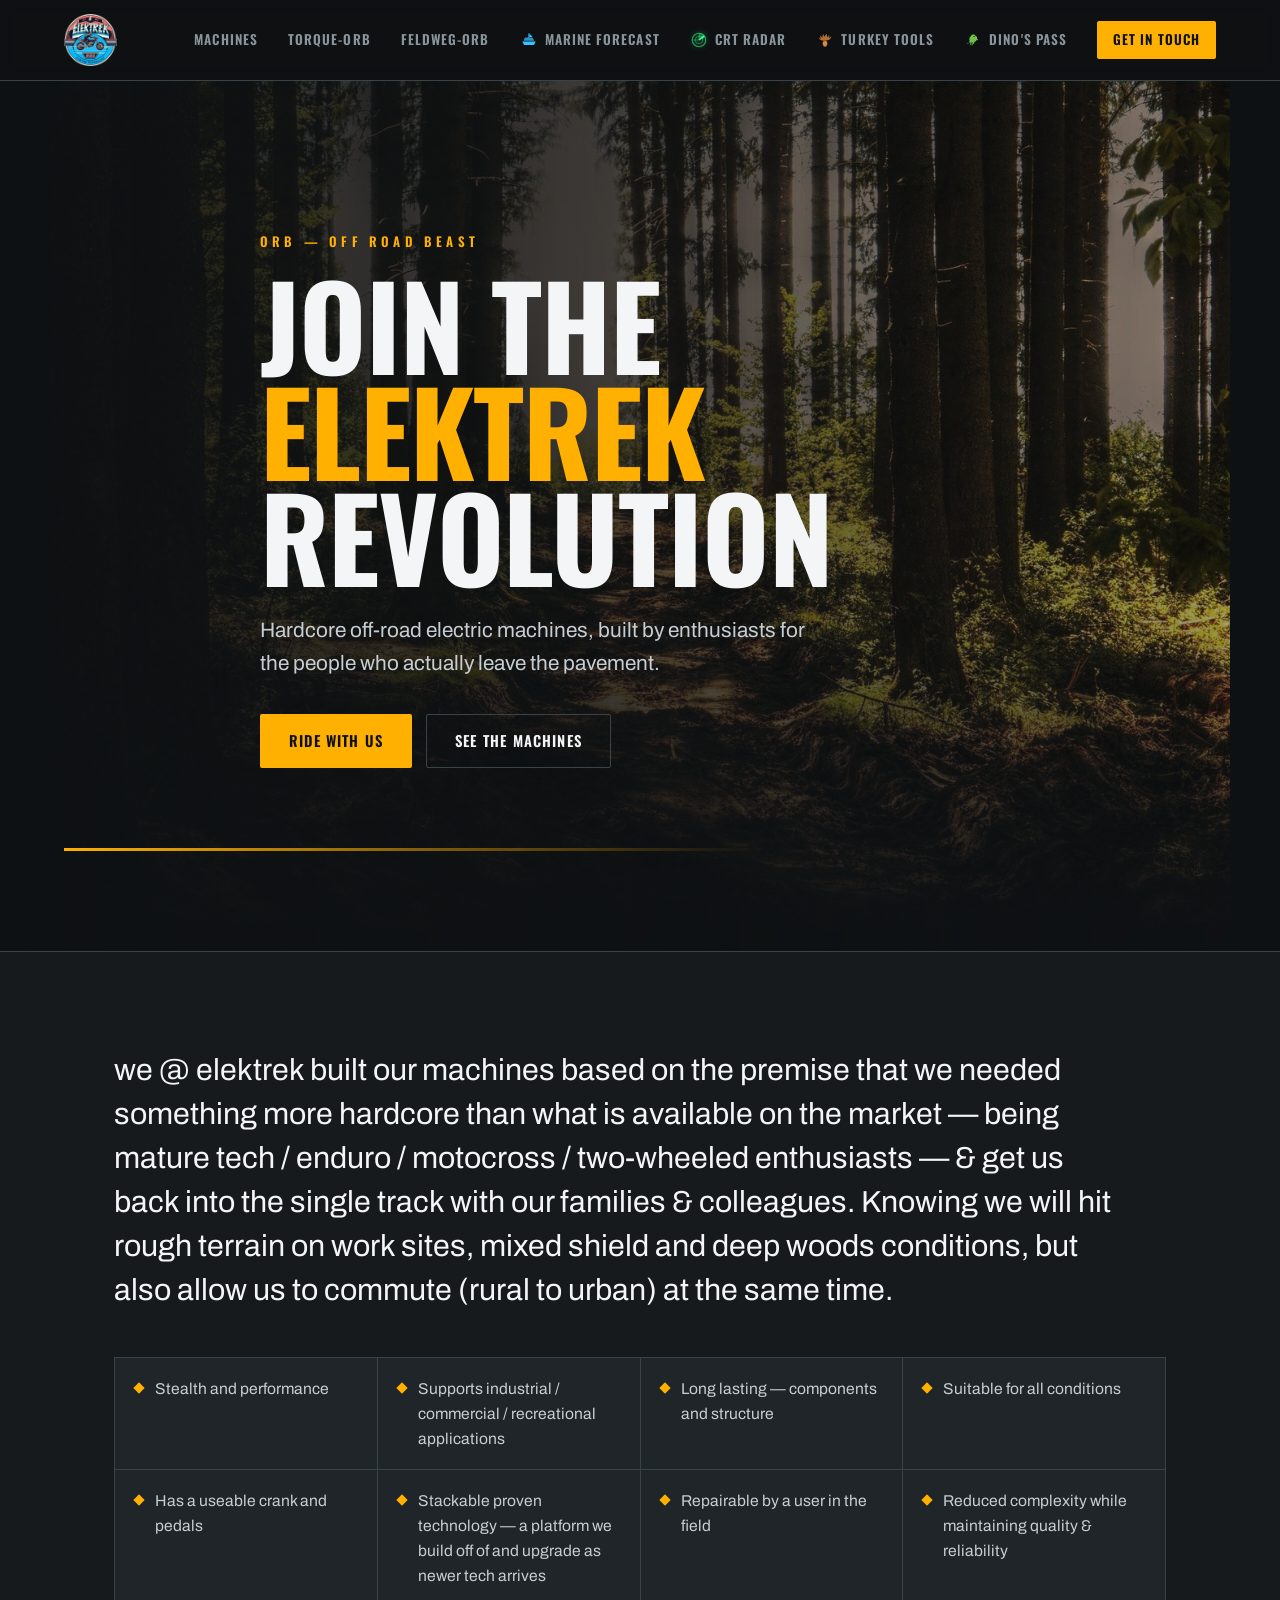
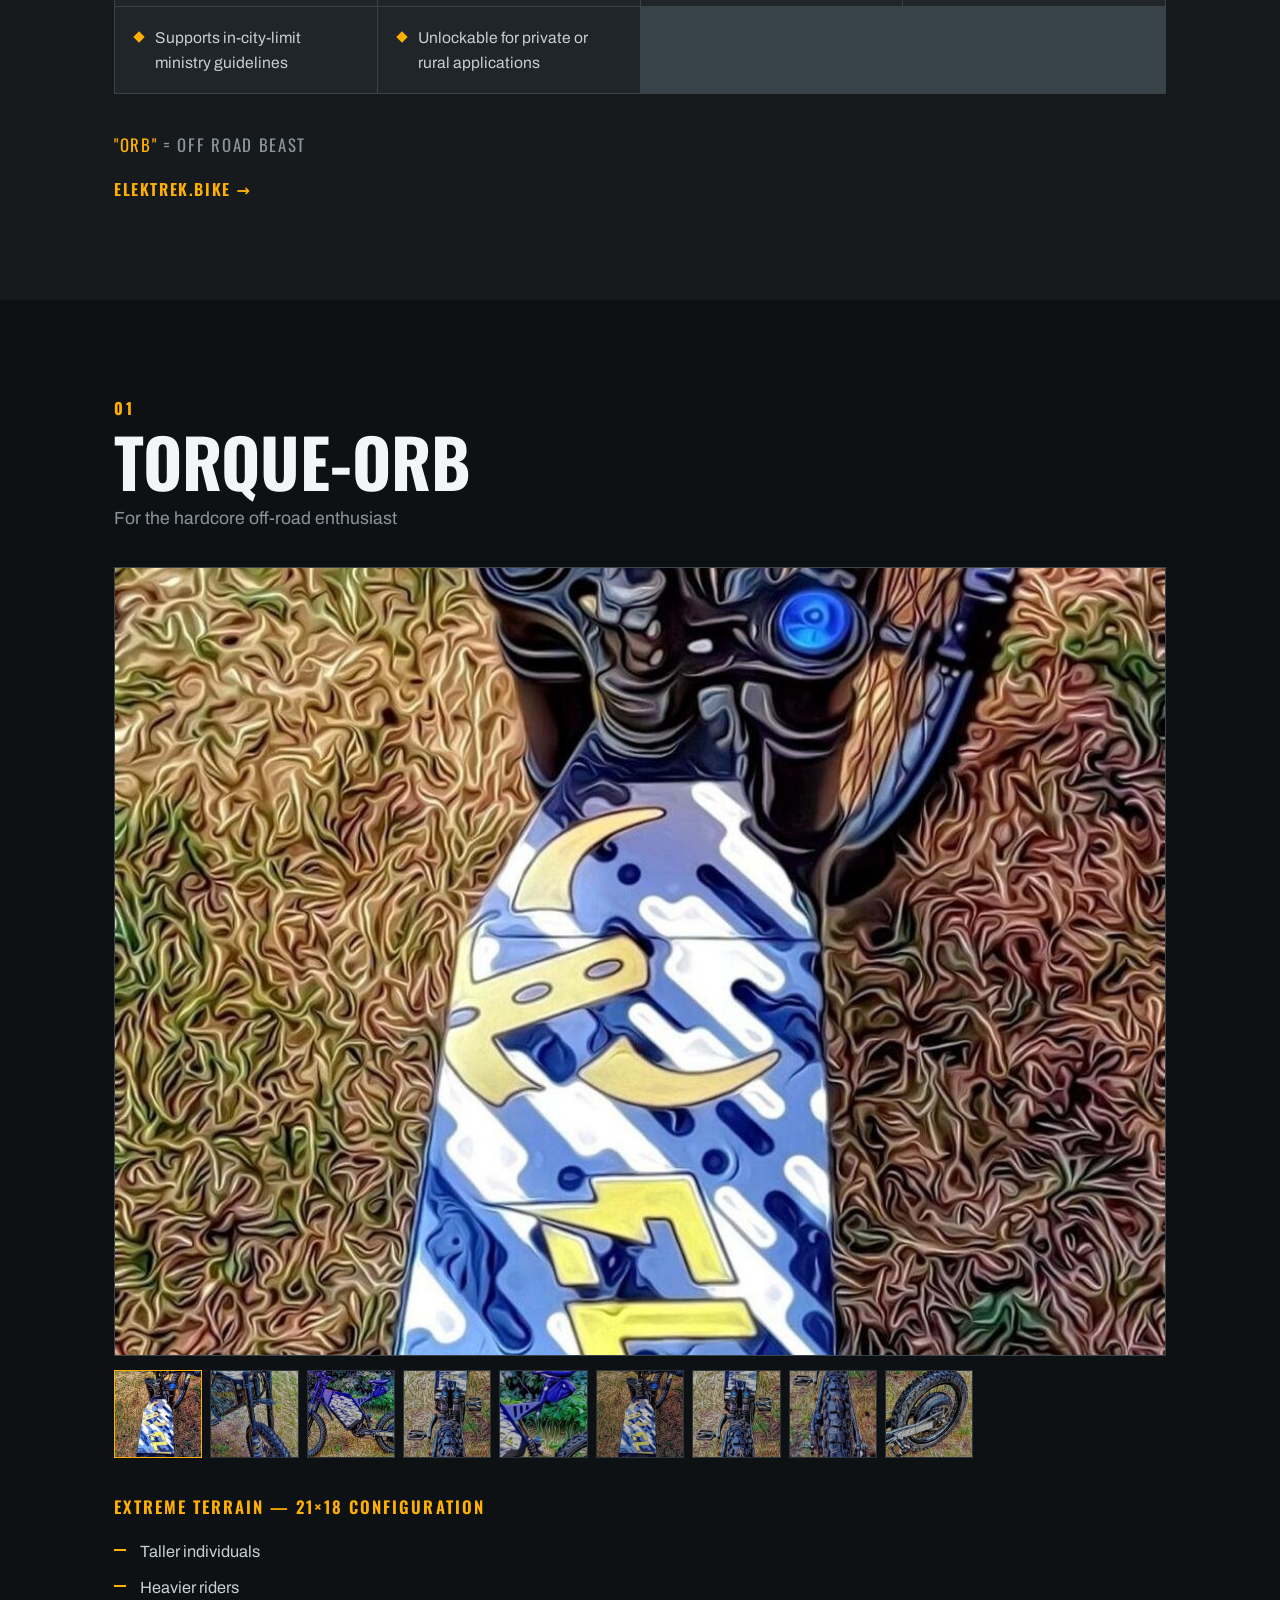
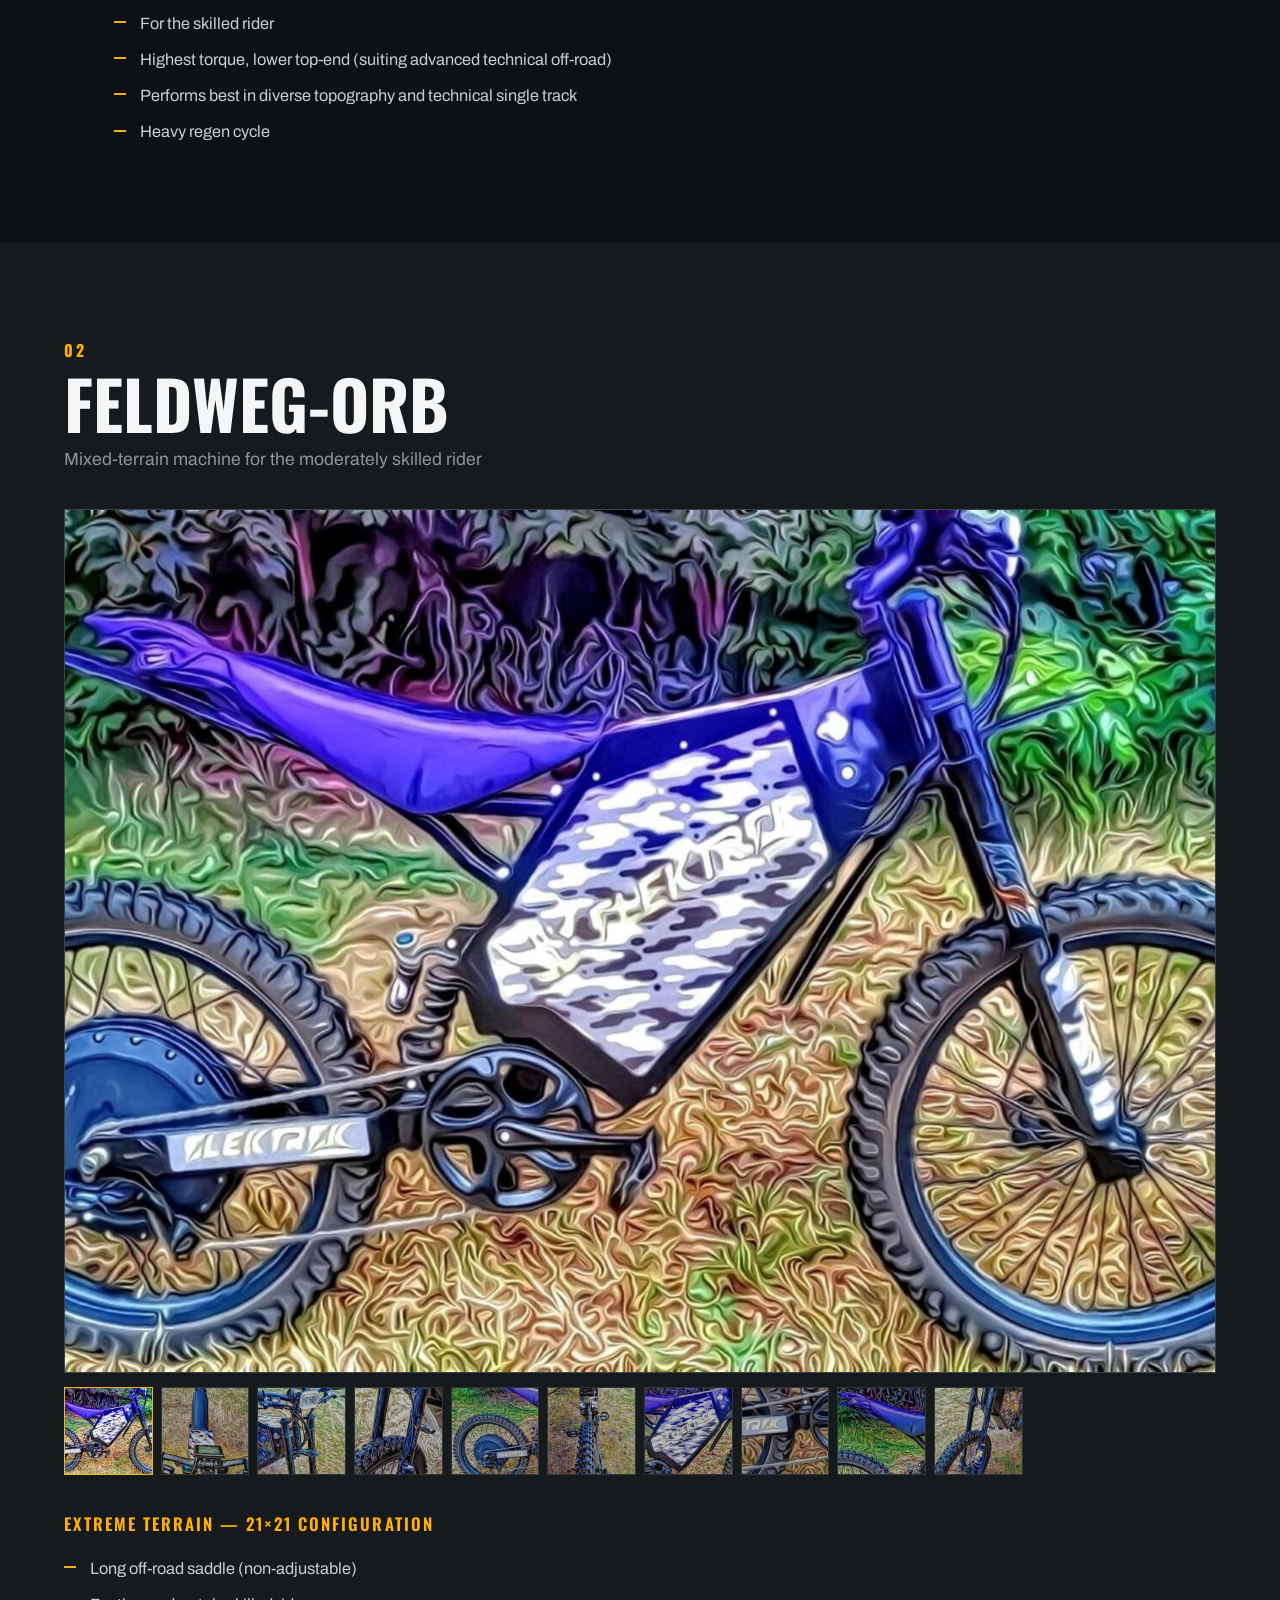
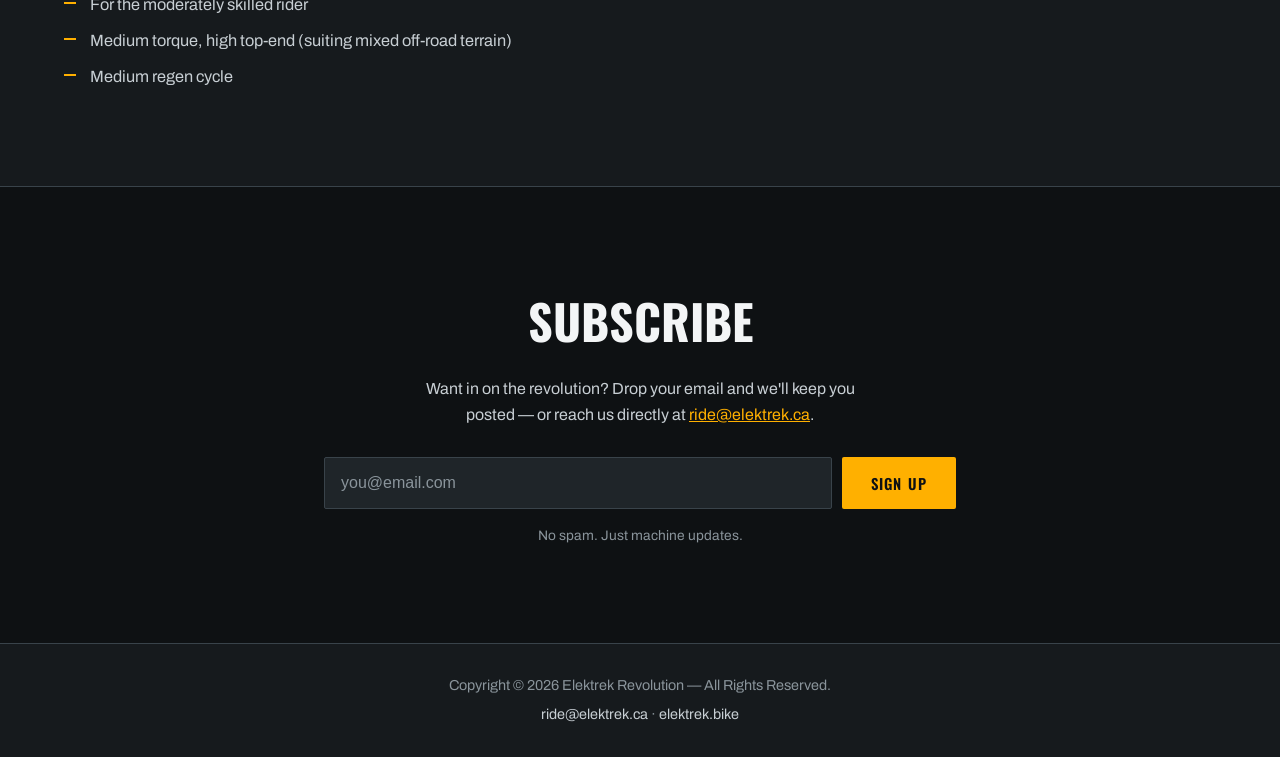
<file: index.html>
<!DOCTYPE html>
<html lang="en">
<head>
<meta charset="UTF-8">
<meta name="viewport" content="width=device-width, initial-scale=1.0">
<title>Elektrek Inc. — Join the Elektrek Revolution</title>
<meta name="description" content="Elektrek builds hardcore off-road electric bikes (ORB = Off Road Beast) for mature enduro, moto and trail enthusiasts. Stealth, performance, and field-repairable engineering.">
<meta property="og:title" content="Elektrek Inc. — Join the Elektrek Revolution">
<meta property="og:description" content="Hardcore off-road electric beasts built for real terrain. Torque-ORB and FeldWeg-ORB.">
<meta property="og:type" content="website">
<link rel="icon" type="image/png" href="images/logo.png">
<link rel="stylesheet" href="styles.css">
<link rel="preconnect" href="https://fonts.googleapis.com">
<link rel="preconnect" href="https://fonts.gstatic.com" crossorigin>
<link href="https://fonts.googleapis.com/css2?family=Archivo:wght@400;600;800&family=Oswald:wght@500;600;700&display=swap" rel="stylesheet">
</head>
<body>

<!-- ============ HEADER ============ -->
<header class="site-header" id="top">
  <a class="brand" href="#top">
    <img src="images/logo.png" alt="Elektrek" class="brand-logo">
  </a>
  <nav class="site-nav" aria-label="Primary">
    <a href="#machines">Machines</a>
    <a href="#torque">Torque-ORB</a>
    <a href="#feldweg">FeldWeg-ORB</a>
    <a href="marine-forecast.html" class="nav-marine" target="_blank" rel="noopener" data-popup aria-label="Marine Forecast">
      <svg class="nav-boat" viewBox="0 0 24 24" width="18" height="18" aria-hidden="true" focusable="false">
        <path d="M3 14h18l-2.2 4.2a1 1 0 0 1-.9.55H6.1a1 1 0 0 1-.9-.55L3 14Z" fill="currentColor"/>
        <path d="M5 13 6.2 9.4a1 1 0 0 1 .95-.68H16a1 1 0 0 1 .82.43L19 13H5Z" fill="currentColor" opacity=".75"/>
        <rect x="11.2" y="3" width="1.4" height="6" rx=".5" fill="currentColor"/>
        <path d="M12.6 3.6 16.4 7.4a.4.4 0 0 1-.28.68H12.6V3.6Z" fill="currentColor"/>
      </svg>
      <span>Marine Forecast</span>
    </a>
    <a href="radar/index.html" class="nav-radar" target="_blank" rel="noopener" data-popup aria-label="CRT Radar">
      <svg class="nav-scope" viewBox="0 0 24 24" width="18" height="18" aria-hidden="true" focusable="false">
        <circle cx="12" cy="12" r="9" fill="none" stroke="currentColor" stroke-width="1.6" opacity=".55"/>
        <circle cx="12" cy="12" r="5" fill="none" stroke="currentColor" stroke-width="1.3" opacity=".4"/>
        <line x1="12" y1="12" x2="12" y2="3" stroke="currentColor" stroke-width="1.3" opacity=".35"/>
        <line x1="12" y1="12" x2="3" y2="12" stroke="currentColor" stroke-width="1.3" opacity=".35"/>
        <path d="M12 12 L12 3 A9 9 0 0 1 20.5 9 Z" fill="currentColor" opacity=".3"/>
        <line x1="12" y1="12" x2="19" y2="6.5" stroke="currentColor" stroke-width="1.8"/>
        <circle cx="16.5" cy="8.5" r="1.4" fill="currentColor"/>
      </svg>
      <span>CRT Radar</span>
    </a>
    <a href="turkey-tools.html" class="nav-turkey" target="_blank" rel="noopener" data-popup aria-label="Turkey Tools">
      <svg class="nav-gobble" viewBox="0 0 24 24" width="18" height="18" aria-hidden="true" focusable="false">
        <!-- tail fan -->
        <path d="M12 13c-5 0-8.5-2.2-8.5-5.5C3.5 9 5 10 6.5 10 5.6 8.7 5.5 7 6.2 5.8c.3 1.6 1.4 2.6 2.5 3.1C8.2 7.2 8.6 5.3 9.9 4c.1 1.7.8 3 1.7 3.8C12 6.1 13 4.6 14.6 4c-.2 1.8 0 3.3.6 4.4C16.1 7.7 17 6.4 17.4 5c.6 1.4.4 3-.4 4.2 1.3-.2 2.5-1 3.2-2.1C20.4 10.6 17 13 12 13Z" fill="currentColor" opacity=".8"/>
        <!-- body -->
        <ellipse cx="12" cy="16.5" rx="3.1" ry="3.5" fill="currentColor"/>
        <!-- head/neck -->
        <path d="M12 13.4c-.9 0-1.5.7-1.5 1.7 0 .8.6 1.4 1.5 1.4s1.5-.6 1.5-1.4c0-1-.6-1.7-1.5-1.7Z" fill="currentColor"/>
        <!-- beak -->
        <path d="M13.3 14.6l1.6.500-1.6.6z" fill="#ffb000"/>
        <!-- snood -->
        <path d="M11 13.6c-.4.3-.5.9-.2 1.2" stroke="#e0533a" stroke-width="1" fill="none" stroke-linecap="round"/>
        <!-- legs -->
        <line x1="11" y1="19.6" x2="11" y2="21.4" stroke="currentColor" stroke-width="1"/>
        <line x1="13" y1="19.6" x2="13" y2="21.4" stroke="currentColor" stroke-width="1"/>
      </svg>
      <span>Turkey Tools</span>
    </a>
    <a href="magic-pass.html" class="nav-dino" target="_blank" rel="noopener" data-popup aria-label="Dino's Pass">
      <svg class="nav-rex" viewBox="0 0 24 24" width="18" height="18" aria-hidden="true" focusable="false">
        <!-- dino body + tail -->
        <path d="M3 17c2.2.2 3.4-.6 4-1.8.5-1 .4-2.3.2-3.4C6.9 9.9 7.6 8 9.2 7c.4-1.1 1.3-2 2.6-2.2 1.6-.3 3 .5 3.7 1.7.9.2 1.7.8 2 1.8.2.7.1 1.4-.2 2 .8.3 1.4 1 1.5 1.9h-2.2c-.2 0-.4.1-.5.3l-.7 1.4c-.1.2-.3.3-.5.3h-1.1l-.1 2.2c0 .3-.3.5-.6.5h-1c-.3 0-.6-.2-.6-.5l-.1-1.5c-1 .6-2.3.9-3.6.9-.3 0-.6 0-.9-.1L3 17Z" fill="currentColor"/>
        <!-- eye -->
        <circle cx="13.4" cy="7.3" r=".8" fill="var(--steel-900,#0e1113)"/>
        <!-- legs -->
        <line x1="9" y1="16.4" x2="9" y2="18.4" stroke="currentColor" stroke-width="1.1" stroke-linecap="round"/>
        <line x1="11" y1="16.6" x2="11" y2="18.6" stroke="currentColor" stroke-width="1.1" stroke-linecap="round"/>
      </svg>
      <span>Dino's Pass</span>
    </a>
    <a href="#subscribe" class="nav-cta">Get in touch</a>
  </nav>
</header>

<!-- ============ HERO ============ -->
<section class="hero">
  <div class="hero-bg" aria-hidden="true"></div>
  <div class="hero-grid">
    <p class="eyebrow">ORB &mdash; Off Road Beast</p>
    <h1 class="hero-title">Join the<br><span>Elektrek</span><br>Revolution</h1>
    <p class="hero-sub">Hardcore off-road electric machines, built by enthusiasts for the people who actually leave the pavement.</p>
    <div class="hero-actions">
      <a class="btn btn-primary" href="mailto:ride@elektrek.ca?subject=im%20interested">Ride with us</a>
      <a class="btn btn-ghost" href="#machines">See the machines</a>
    </div>
  </div>
  <div class="hero-rule" aria-hidden="true"></div>
</section>

<!-- ============ PHILOSOPHY ============ -->
<section class="philosophy" id="machines">
  <div class="phil-inner">
    <p class="phil-lede">we @ elektrek built our machines based on the premise that we needed something more hardcore than what is available on the market — being mature tech / enduro / motocross / two-wheeled enthusiasts — &amp; get us back into the single track with our families &amp; colleagues. Knowing we will hit rough terrain on work sites, mixed shield and deep woods conditions, but also allow us to commute (rural to urban) at the same time.</p>

    <ul class="spec-grid">
      <li>Stealth and performance</li>
      <li>Supports industrial / commercial / recreational applications</li>
      <li>Long lasting — components and structure</li>
      <li>Suitable for all conditions</li>
      <li>Has a useable crank and pedals</li>
      <li>Stackable proven technology — a platform we build off of and upgrade as newer tech arrives</li>
      <li>Repairable by a user in the field</li>
      <li>Reduced complexity while maintaining quality &amp; reliability</li>
      <li>Supports in-city-limit ministry guidelines</li>
      <li>Unlockable for private or rural applications</li>
    </ul>

    <p class="phil-note"><span>"ORB"</span> = off road beast</p>
    <a class="text-link" href="http://elektrek.bike">elektrek.bike &rarr;</a>
  </div>
</section>

<!-- ============ TORQUE-ORB ============ -->
<section class="product" id="torque">
  <div class="product-head">
    <p class="product-index">01</p>
    <h2>Torque-ORB</h2>
    <p class="product-tag">For the hardcore off-road enthusiast</p>
  </div>

  <div class="gallery" data-gallery>
    <figure class="g-main">
      <img src="images/torque-01-top-down-front.jpg" alt="Torque-ORB, top-down front view" loading="lazy">
    </figure>
    <div class="g-thumbs">
      <button class="g-thumb is-active" data-src="images/torque-01-top-down-front.jpg"><img src="images/torque-01-top-down-front.jpg" alt="Top-down front" loading="lazy"></button>
      <button class="g-thumb" data-src="images/torque-02-front-right-shock.jpg"><img src="images/torque-02-front-right-shock.jpg" alt="Front right shock" loading="lazy"></button>
      <button class="g-thumb" data-src="images/torque-03-side.jpg"><img src="images/torque-03-side.jpg" alt="Side profile" loading="lazy"></button>
      <button class="g-thumb" data-src="images/torque-04-rear-back-shock.jpg"><img src="images/torque-04-rear-back-shock.jpg" alt="Rear back shock" loading="lazy"></button>
      <button class="g-thumb" data-src="images/torque-05-seat.jpg"><img src="images/torque-05-seat.jpg" alt="Seat" loading="lazy"></button>
      <button class="g-thumb" data-src="images/torque-06-top-down-front-2.jpg"><img src="images/torque-06-top-down-front-2.jpg" alt="Top-down front, alternate" loading="lazy"></button>
      <button class="g-thumb" data-src="images/torque-07-rear-back-shock-2.jpg"><img src="images/torque-07-rear-back-shock-2.jpg" alt="Rear back shock, alternate" loading="lazy"></button>
      <button class="g-thumb" data-src="images/torque-08-tire-closeup.jpg"><img src="images/torque-08-tire-closeup.jpg" alt="Rear tire close-up" loading="lazy"></button>
      <button class="g-thumb" data-src="images/torque-09-rear.jpg"><img src="images/torque-09-rear.jpg" alt="Rear view" loading="lazy"></button>
    </div>
  </div>

  <div class="product-specs">
    <p class="specs-config">Extreme terrain &mdash; 21&times;18 configuration</p>
    <ul class="spec-list">
      <li>Taller individuals</li>
      <li>Heavier riders</li>
      <li>For the skilled rider</li>
      <li>Highest torque, lower top-end (suiting advanced technical off-road)</li>
      <li>Performs best in diverse topography and technical single track</li>
      <li>Heavy regen cycle</li>
    </ul>
  </div>
</section>

<!-- ============ FELDWEG-ORB ============ -->
<section class="product product-alt" id="feldweg">
  <div class="product-head">
    <p class="product-index">02</p>
    <h2>FeldWeg-ORB</h2>
    <p class="product-tag">Mixed-terrain machine for the moderately skilled rider</p>
  </div>

  <div class="gallery" data-gallery>
    <figure class="g-main">
      <img src="images/feldweg-03-whole-bike.jpeg" alt="FeldWeg-ORB, whole bike" loading="lazy">
    </figure>
    <div class="g-thumbs">
      <button class="g-thumb is-active" data-src="images/feldweg-03-whole-bike.jpeg"><img src="images/feldweg-03-whole-bike.jpeg" alt="Whole bike" loading="lazy"></button>
      <button class="g-thumb" data-src="images/feldweg-01.jpeg"><img src="images/feldweg-01.jpeg" alt="FeldWeg-ORB view" loading="lazy"></button>
      <button class="g-thumb" data-src="images/feldweg-02-front-close-up.jpeg"><img src="images/feldweg-02-front-close-up.jpeg" alt="Front close-up" loading="lazy"></button>
      <button class="g-thumb" data-src="images/feldweg-04-forks.jpeg"><img src="images/feldweg-04-forks.jpeg" alt="Forks" loading="lazy"></button>
      <button class="g-thumb" data-src="images/feldweg-05.jpeg"><img src="images/feldweg-05.jpeg" alt="FeldWeg-ORB view" loading="lazy"></button>
      <button class="g-thumb" data-src="images/feldweg-06-rear.jpeg"><img src="images/feldweg-06-rear.jpeg" alt="Rear" loading="lazy"></button>
      <button class="g-thumb" data-src="images/feldweg-07-chassis.jpeg"><img src="images/feldweg-07-chassis.jpeg" alt="Chassis" loading="lazy"></button>
      <button class="g-thumb" data-src="images/feldweg-08-swing-arm.jpeg"><img src="images/feldweg-08-swing-arm.jpeg" alt="Swing arm" loading="lazy"></button>
      <button class="g-thumb" data-src="images/feldweg-09-seat.jpeg"><img src="images/feldweg-09-seat.jpeg" alt="Seat" loading="lazy"></button>
      <button class="g-thumb" data-src="images/feldweg-10.jpeg"><img src="images/feldweg-10.jpeg" alt="FeldWeg-ORB view" loading="lazy"></button>
    </div>
  </div>

  <div class="product-specs">
    <p class="specs-config">Extreme terrain &mdash; 21&times;21 configuration</p>
    <ul class="spec-list">
      <li>Long off-road saddle (non-adjustable)</li>
      <li>For the moderately skilled rider</li>
      <li>Medium torque, high top-end (suiting mixed off-road terrain)</li>
      <li>Medium regen cycle</li>
    </ul>
  </div>
</section>

<!-- ============ SUBSCRIBE ============ -->
<section class="subscribe" id="subscribe">
  <div class="sub-inner">
    <h2>Subscribe</h2>
    <p class="sub-copy">Want in on the revolution? Drop your email and we'll keep you posted — or reach us directly at <a href="mailto:ride@elektrek.ca?subject=im%20interested">ride@elektrek.ca</a>.</p>

    <!-- NOTE: A static site cannot store form submissions on its own.
         This form posts to FormSubmit (free, no account) so you receive
         submissions by email. Replace the email in the action URL with
         your own, then confirm once via the activation email FormSubmit sends. -->
    <form class="sub-form" action="https://formsubmit.co/ride@elektrek.ca" method="POST">
      <input type="hidden" name="_subject" value="New Elektrek subscriber">
      <input type="hidden" name="_captcha" value="false">
      <input type="email" name="email" placeholder="you@email.com" aria-label="Email" required>
      <button type="submit" class="btn btn-primary">Sign up</button>
    </form>
    <p class="sub-fineprint">No spam. Just machine updates.</p>
  </div>
</section>

<!-- ============ FOOTER ============ -->
<footer class="site-footer">
  <p>Copyright &copy; <span id="year">2024</span> Elektrek Revolution — All Rights Reserved.</p>
  <p class="footer-contact"><a href="mailto:ride@elektrek.ca?subject=im%20interested">ride@elektrek.ca</a> &middot; <a href="http://elektrek.bike">elektrek.bike</a></p>
</footer>

<script src="script.js"></script>
</body>
</html>
</file>
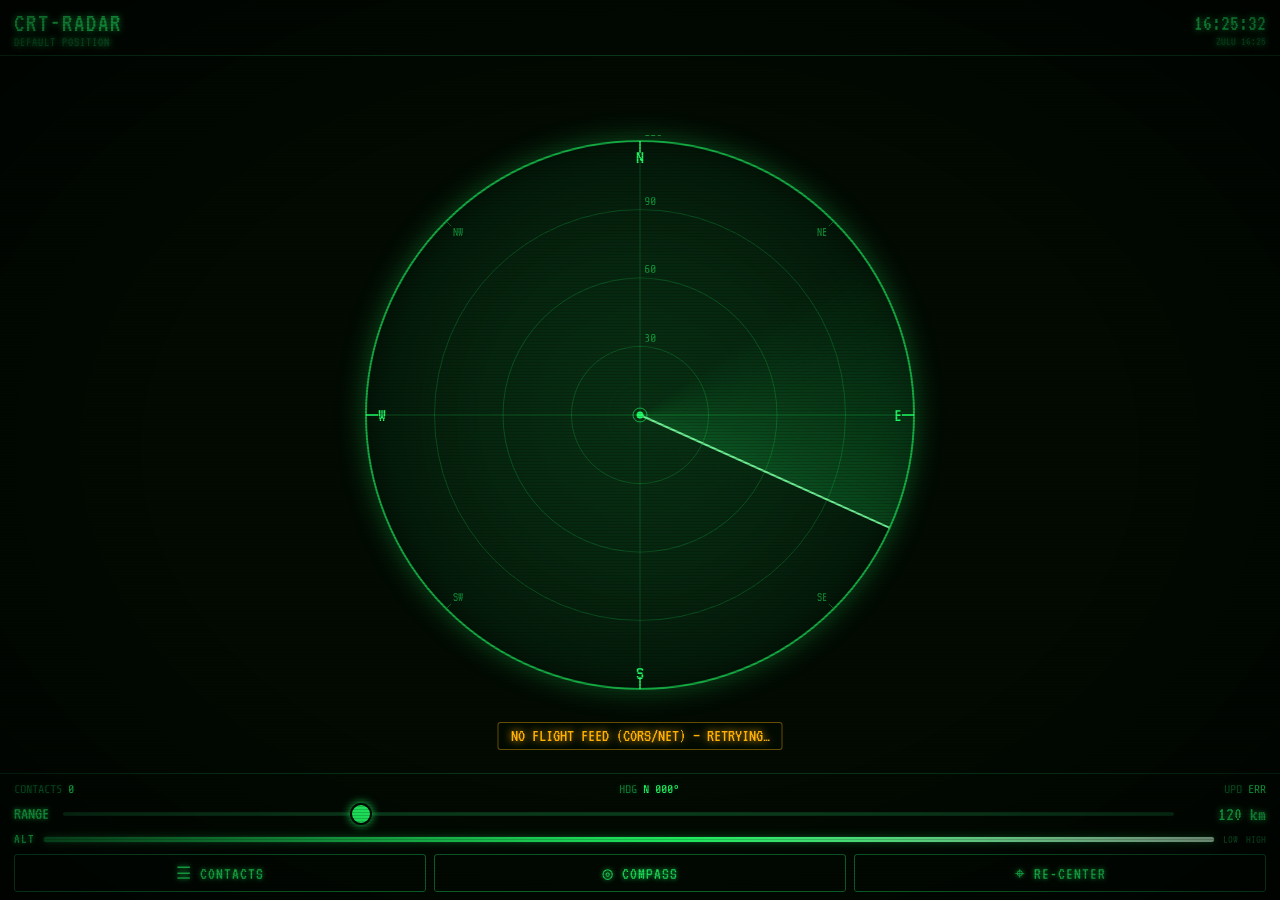
<file: radar/index.html>
<!DOCTYPE html>
<html lang="en">
<head>
<meta charset="UTF-8">
<meta name="viewport" content="width=device-width, initial-scale=1.0, maximum-scale=1.0, user-scalable=no, viewport-fit=cover">
<meta name="theme-color" content="#020a02">
<meta name="description" content="Retro CRT radar with live overhead flight tracking.">
<title>CRT RADAR — Live Flight Tracking</title>
<link rel="preconnect" href="https://fonts.googleapis.com">
<link rel="preconnect" href="https://fonts.gstatic.com" crossorigin>
<link href="https://fonts.googleapis.com/css2?family=VT323&family=Share+Tech+Mono&display=swap" rel="stylesheet">
<link rel="stylesheet" href="css/style.css">
</head>
<body>
<div class="crt-vignette"></div>
<div class="crt-overlay"></div>

<header>
  <div>
    <div class="title">CRT-RADAR</div>
    <div class="sub" id="locLabel">ACQUIRING POSITION…</div>
  </div>
  <div class="clock">
    <span id="clock">--:--:--</span>
    <small id="zulu">ZULU --:--</small>
  </div>
</header>

<div class="stage">
  <canvas id="scope"></canvas>
</div>

<div class="status" id="status">INITIALIZING SWEEP…</div>

<div class="contact-card hide" id="card">
  <button class="card-close" id="cardClose" aria-label="Close">✕</button>
  <div class="card-call" id="cCall">--------</div>
  <div class="card-sub" id="cAirline"></div>
  <div class="card-route hide" id="cRoute"></div>
  <div class="card-grid">
    <span class="k">ALT</span><span class="v" id="cAlt">--</span>
    <span class="k">SPEED</span><span class="v" id="cSpd">--</span>
    <span class="k">HEADING</span><span class="v" id="cTrk">--</span>
    <span class="k">VERT</span><span class="v" id="cVrt">--</span>
    <span class="k">RANGE</span><span class="v" id="cRng">--</span>
    <span class="k">BEARING</span><span class="v" id="cBrg">--</span>
    <span class="k">TYPE</span><span class="v" id="cTyp">--</span>
    <span class="k">CLASS</span><span class="v" id="cCat">--</span>
    <span class="k">REG</span><span class="v" id="cReg">--</span>
    <span class="k">SQUAWK</span><span class="v" id="cSqk">--</span>
    <span class="k">AUTOPILOT</span><span class="v" id="cAp">--</span>
    <span class="k">SIGNAL</span><span class="v" id="cSig">--</span>
    <span class="k">ICAO</span><span class="v" id="cIcao">--</span>
  </div>
</div>

<footer>
  <div class="readout">
    <span>CONTACTS <b id="contacts">0</b></span>
    <span>HDG <b id="heading">N 000°</b></span>
    <span>UPD <b id="lastupd">--</b></span>
  </div>
  <div class="ctrl-row">
    <label>RANGE</label>
    <input type="range" id="range" min="20" max="400" step="10" value="120" aria-label="Radar range in kilometres">
    <span class="range-val" id="rangeVal">120 km</span>
  </div>
  <div class="legend" id="legend">
    <span class="legend-label">ALT</span>
    <span class="legend-bar"></span>
    <span class="legend-lo">LOW</span>
    <span class="legend-hi">HIGH</span>
  </div>
  <div class="btns">
    <button id="listBtn">☰ CONTACTS</button>
    <button id="compassBtn">◎ COMPASS</button>
    <button id="recenterBtn">⌖ RE-CENTER</button>
  </div>
</footer>

<div class="contact-list hide" id="list">
  <div class="list-head">
    <span id="listTitle">CONTACTS</span>
    <div class="list-tools">
      <button class="list-sort" id="listSort" aria-label="Sort">SORT: RANGE</button>
      <button class="list-close" id="listClose" aria-label="Close">✕</button>
    </div>
  </div>
  <div class="list-body" id="listBody"></div>
</div>

<script src="js/config.js"></script>
<script src="js/lookups.js"></script>
<script src="js/radar.js"></script>
</body>
</html>
</file>
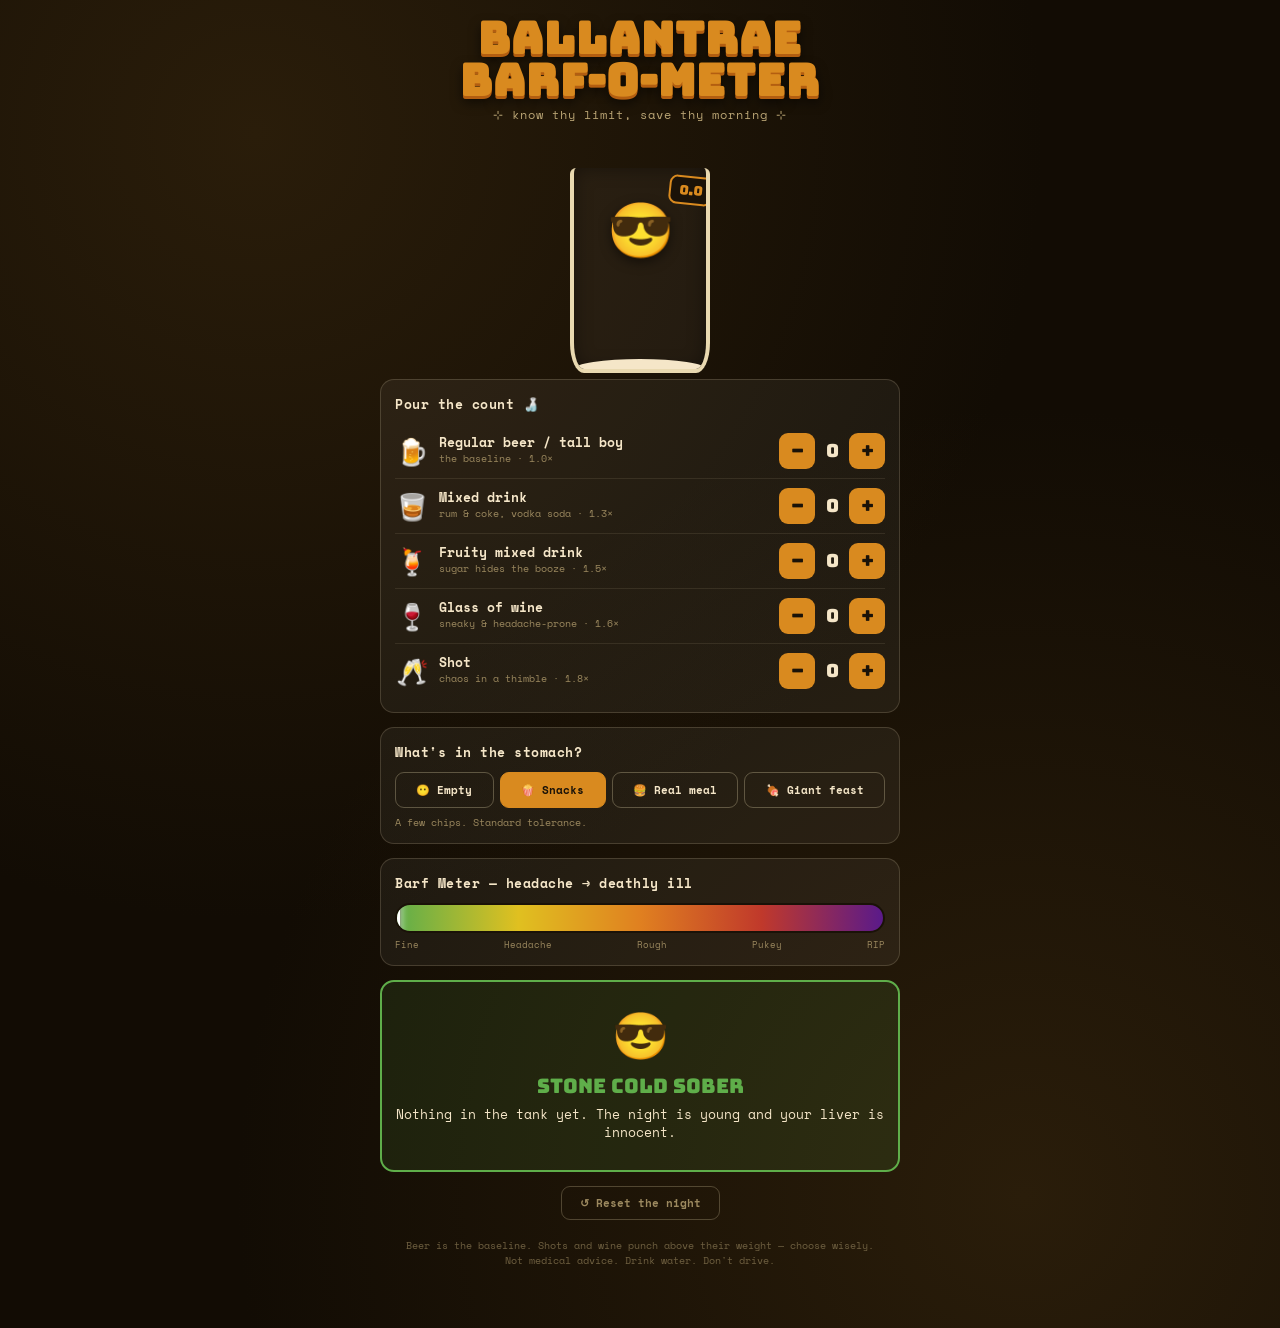
<file: barf-o-meter.html>
<!DOCTYPE html>
<html lang="en">
<head>
<meta charset="UTF-8">
<meta name="viewport" content="width=device-width, initial-scale=1.0">
<title>Ballantrae Barf-o-meter</title>
<style>
  @import url('https://fonts.googleapis.com/css2?family=Bungee&family=Space+Mono:wght@400;700&display=swap');

  :root{
    --foam:#f5e6c8;
    --amber:#d98a1f;
    --deep-amber:#b35e10;
    --danger:#c0392b;
    --ok:#5fae4a;
    --ink:#1a1208;
  }
  *{box-sizing:border-box;margin:0;padding:0;}
  html{-webkit-text-size-adjust:100%;}
  body{
    font-family:'Space Mono',monospace;
    background:
      radial-gradient(circle at 20% 10%, #2a1d0a 0%, transparent 50%),
      radial-gradient(circle at 80% 90%, #2a1d0a 0%, transparent 50%),
      #120c04;
    color:var(--foam);
    min-height:100vh;
    padding:18px 14px 60px;
    overflow-x:hidden;
  }
  .wrap{max-width:520px;margin:0 auto;}

  h1{
    font-family:'Bungee',cursive;
    font-size:clamp(26px,8.5vw,44px);
    line-height:0.95;
    text-align:center;
    color:var(--amber);
    text-shadow:0 3px 0 var(--deep-amber), 0 6px 12px rgba(0,0,0,.6);
    letter-spacing:1px;
    margin-bottom:4px;
  }
  .sub{
    text-align:center;
    font-size:12px;
    color:#b9a474;
    margin-bottom:20px;
    letter-spacing:1px;
  }

  /* ---- Beer glass ---- */
  .glass-stage{
    display:flex;justify-content:center;align-items:flex-end;
    height:230px;margin-bottom:6px;position:relative;
  }
  .glass{
    position:relative;width:140px;height:205px;
    border:4px solid #e9d9b0;
    border-top:none;
    border-radius:6px 6px 14px 14px / 6px 6px 30px 30px;
    background:rgba(255,255,255,.04);
    overflow:hidden;
    box-shadow:inset 0 0 18px rgba(0,0,0,.4);
  }
  .beer{
    position:absolute;left:0;right:0;bottom:0;
    height:0%;
    background:linear-gradient(180deg,#f4b740 0%, var(--amber) 40%, var(--deep-amber) 100%);
    transition:height .6s cubic-bezier(.34,1.4,.5,1), background .5s;
  }
  .foam{
    position:absolute;left:0;right:0;top:-10px;height:20px;
    background:var(--foam);
    border-radius:50%;
    filter:blur(.4px);
  }
  .bubble{
    position:absolute;bottom:6px;background:rgba(255,255,255,.55);
    border-radius:50%;animation:rise linear infinite;
  }
  @keyframes rise{
    0%{transform:translateY(0) scale(1);opacity:.7;}
    100%{transform:translateY(-175px) scale(.3);opacity:0;}
  }
  .counter-badge{
    position:absolute;top:8px;right:-6px;
    font-family:'Bungee';font-size:13px;
    background:var(--ink);color:var(--amber);
    border:2px solid var(--amber);
    padding:4px 8px;border-radius:8px;transform:rotate(6deg);
    z-index:4;
  }

  .face{
    position:absolute;left:50%;top:46px;transform:translateX(-50%);
    font-size:54px;transition:transform .3s;
    filter:drop-shadow(0 4px 6px rgba(0,0,0,.5));
    z-index:3;
  }
  .wobble{animation:wobble .5s ease-in-out infinite;}
  @keyframes wobble{
    0%,100%{transform:translateX(-50%) rotate(-6deg);}
    50%{transform:translateX(-50%) rotate(6deg);}
  }

  /* ---- Drink menu ---- */
  .panel{
    background:rgba(255,255,255,.05);
    border:1px solid rgba(233,217,176,.18);
    border-radius:14px;padding:14px;margin-bottom:14px;
  }
  .panel-title{font-size:13px;font-weight:700;letter-spacing:.5px;margin-bottom:10px;}

  .drink{
    display:flex;align-items:center;gap:10px;
    padding:8px 0;border-bottom:1px solid rgba(233,217,176,.1);
  }
  .drink:last-child{border-bottom:none;}
  .drink .ico{font-size:26px;width:34px;text-align:center;flex-shrink:0;}
  .drink .info{flex:1;min-width:0;}
  .drink .nm{font-size:13px;font-weight:700;line-height:1.1;}
  .drink .pot{font-size:10px;color:#9c895f;margin-top:2px;}
  .stepper{display:flex;align-items:center;gap:0;flex-shrink:0;}
  .stepper button{
    font-family:'Bungee';font-size:18px;width:36px;height:36px;
    background:var(--amber);color:var(--ink);border:none;
    cursor:pointer;line-height:1;border-radius:9px;
    transition:transform .08s, background .15s;
    -webkit-tap-highlight-color:transparent;
  }
  .stepper button:active{transform:scale(.86);background:var(--deep-amber);}
  .stepper .val{
    font-family:'Bungee';font-size:18px;min-width:34px;text-align:center;color:var(--foam);
  }

  /* ---- Meal ---- */
  .seg{display:flex;flex-wrap:wrap;gap:6px;margin-top:4px;}
  .seg button{
    flex:1 1 auto;font-family:'Space Mono';font-weight:700;font-size:11px;
    padding:9px 6px;border:1px solid rgba(233,217,176,.3);
    background:transparent;color:var(--foam);border-radius:9px;
    cursor:pointer;transition:all .15s;-webkit-tap-highlight-color:transparent;
    white-space:nowrap;
  }
  .seg button.active{background:var(--amber);color:var(--ink);border-color:var(--amber);}
  .hint{font-size:10px;color:#9c895f;margin-top:8px;line-height:1.3;}

  /* ---- Meter ---- */
  .meter-shell{
    height:30px;border-radius:16px;overflow:hidden;margin-top:10px;
    background:linear-gradient(90deg,var(--ok),#e0c020,#e08020,var(--danger),#5a1a8a);
    position:relative;border:2px solid var(--ink);
  }
  .meter-needle{
    position:absolute;top:-5px;width:5px;height:38px;
    background:#fff;border-radius:3px;
    box-shadow:0 0 8px #fff,0 0 3px var(--ink);
    left:0%;transition:left .6s cubic-bezier(.34,1.3,.5,1);
  }
  .meter-scale{display:flex;justify-content:space-between;font-size:9px;color:#9c895f;margin-top:5px;}

  /* ---- Verdict ---- */
  .verdict{
    text-align:center;border-radius:14px;padding:18px 14px;margin-bottom:14px;
    border:2px solid;transition:all .4s;
  }
  .verdict .emoji{font-size:46px;display:block;margin-bottom:6px;}
  .verdict .status{font-family:'Bungee';font-size:20px;line-height:1.1;margin-bottom:8px;}
  .verdict .desc{font-size:13px;line-height:1.45;}
  .tot{font-size:11px;color:#9c895f;margin-top:10px;}

  .reset{
    display:block;margin:0 auto;background:transparent;color:#9c895f;
    border:1px solid rgba(233,217,176,.25);border-radius:9px;
    font-family:'Space Mono';font-weight:700;font-size:11px;
    padding:8px 18px;cursor:pointer;-webkit-tap-highlight-color:transparent;
  }
  .reset:active{background:rgba(255,255,255,.06);}

  .footer{text-align:center;font-size:10px;color:#6f6041;margin-top:18px;line-height:1.5;}
</style>
</head>
<body>
<div class="wrap">
  <h1>Ballantrae<br>Barf-o-meter</h1>
  <div class="sub">⊹ know thy limit, save thy morning ⊹</div>

  <div class="glass-stage">
    <div class="face" id="face">😎</div>
    <div class="glass">
      <div class="beer" id="beer"><div class="foam"></div></div>
      <div id="bubbles"></div>
      <div class="counter-badge" id="badge">0.0</div>
    </div>
  </div>

  <div class="panel">
    <div class="panel-title">Pour the count 🍶</div>
    <div id="menu"></div>
  </div>

  <div class="panel">
    <div class="panel-title">What's in the stomach?</div>
    <div class="seg" id="meal">
      <button data-meal="0.7" data-name="empty">😶 Empty</button>
      <button data-meal="1" data-name="snacks" class="active">🍿 Snacks</button>
      <button data-meal="1.35" data-name="meal">🍔 Real meal</button>
      <button data-meal="1.75" data-name="feast">🍖 Giant feast</button>
    </div>
    <div class="hint" id="mealHint">A few chips. Standard tolerance.</div>
  </div>

  <div class="panel">
    <div class="panel-title">Barf Meter — headache → deathly ill</div>
    <div class="meter-shell">
      <div class="meter-needle" id="needle"></div>
    </div>
    <div class="meter-scale">
      <span>Fine</span><span>Headache</span><span>Rough</span><span>Pukey</span><span>RIP</span>
    </div>
  </div>

  <div class="verdict" id="verdict">
    <span class="emoji" id="vEmoji">😎</span>
    <div class="status" id="vStatus">Stone Cold Sober</div>
    <div class="desc" id="vDesc">Nothing in the tank yet. The night is young and your liver is innocent.</div>
    <div class="tot" id="vTot"></div>
  </div>

  <button class="reset" id="reset">↺ Reset the night</button>

  <div class="footer">
    Beer is the baseline. Shots and wine punch above their weight — choose wisely.<br>
    Not medical advice. Drink water. Don't drive.
  </div>
</div>

<script>
  /* Each drink's "potency" = how many standard beer-units it counts as.
     Mild headache target sits around 4 beer-units on a snacks stomach. */
  const DRINKS = [
    {id:"beer",  ico:"🍺", nm:"Regular beer / tall boy", pot:1.0,  note:"the baseline · 1.0×", color:"#d98a1f"},
    {id:"mixed", ico:"🥃", nm:"Mixed drink",             pot:1.3,  note:"rum & coke, vodka soda · 1.3×", color:"#a9701f"},
    {id:"fruity",ico:"🍹", nm:"Fruity mixed drink",      pot:1.5,  note:"sugar hides the booze · 1.5×", color:"#e0508a"},
    {id:"wine",  ico:"🍷", nm:"Glass of wine",           pot:1.6,  note:"sneaky & headache-prone · 1.6×", color:"#7a1f3a"},
    {id:"shot",  ico:"🥂", nm:"Shot",                    pot:1.8,  note:"chaos in a thimble · 1.8×", color:"#c0392b"}
  ];

  const counts = {};
  DRINKS.forEach(d=>counts[d.id]=0);

  let mealMult = 1, mealName = "snacks";

  const mealHints = {
    empty:  "Empty tank. Everything hits ~40% harder. Bold.",
    snacks: "A few chips. Standard tolerance.",
    meal:   "Solid food in there. Soaks up a fair bit.",
    feast:  "Full feast mode. Your stomach is a sponge."
  };

  const stages = [
    {max:1.5,  emoji:"😎", face:"😎", status:"Stone Cold Sober",  color:"#5fae4a",
     desc:"Nothing in the tank yet. The night is young and your liver is innocent."},
    {max:3,    emoji:"😄", face:"🍺", status:"Pleasantly Buzzed", color:"#7fb83a",
     desc:"Loose, funny, generous with the round-buying. Zero regrets at this altitude."},
    {max:4,    emoji:"😅", face:"😅", status:"The Warning Zone",  color:"#d4b020",
     desc:"You feel great. That's the trap. One more and the headache fairy clocks in."},
    {max:5.5,  emoji:"🤕", face:"🥴", status:"Mild Headache Inbound", color:"#e0902a",
     desc:"That dull thud behind the eyes is tomorrow knocking. Switch to water now, hero."},
    {max:7,    emoji:"🥴", face:"🥴", status:"Getting Rough",     color:"#e07020",
     desc:"Room's doing a slow lazy-Susan spin. Everything is suddenly hilarious. It isn't."},
    {max:9,    emoji:"🤢", face:"🤢", status:"Pukey Territory",   color:"#d04020",
     desc:"Stomach's filing a formal complaint. Tomorrow is cancelled. Find a couch and a bucket."},
    {max:999,  emoji:"💀", face:"💀", status:"Deathly Ill — RIP", color:"#9a3aba",
     desc:"You have summoned the porcelain demon. Hydrate, surrender, and accept your choices were poor."}
  ];

  const beerEl=document.getElementById('beer'),badge=document.getElementById('badge'),
        faceEl=document.getElementById('face'),needle=document.getElementById('needle'),
        bubbles=document.getElementById('bubbles'),mealHint=document.getElementById('mealHint'),
        vEmoji=document.getElementById('vEmoji'),vStatus=document.getElementById('vStatus'),
        vDesc=document.getElementById('vDesc'),vTot=document.getElementById('vTot'),
        verdict=document.getElementById('verdict');

  // build menu
  const menu=document.getElementById('menu');
  DRINKS.forEach(d=>{
    const row=document.createElement('div');
    row.className='drink';
    row.innerHTML=`
      <div class="ico">${d.ico}</div>
      <div class="info"><div class="nm">${d.nm}</div><div class="pot">${d.note}</div></div>
      <div class="stepper">
        <button data-act="minus" data-id="${d.id}" aria-label="one fewer ${d.nm}">–</button>
        <div class="val" id="v-${d.id}">0</div>
        <button data-act="plus" data-id="${d.id}" aria-label="one more ${d.nm}">+</button>
      </div>`;
    menu.appendChild(row);
  });

  function rawUnits(){
    let u=0; DRINKS.forEach(d=>u+=counts[d.id]*d.pot); return u;
  }
  function physicalDrinks(){
    let n=0; DRINKS.forEach(d=>n+=counts[d.id]); return n;
  }
  function effective(){ return rawUnits()/mealMult; }

  function pick(eff){ for(const s of stages){ if(eff<s.max) return s; } return stages[stages.length-1]; }

  function dominantColor(){
    let best=null,bestU=-1;
    DRINKS.forEach(d=>{const u=counts[d.id]*d.pot; if(u>bestU){bestU=u;best=d;}});
    return bestU>0?best.color:"#d98a1f";
  }

  function spawnBubbles(){
    bubbles.innerHTML="";
    const n=physicalDrinks();
    if(n===0)return;
    const count=Math.min(3+n,14);
    for(let i=0;i<count;i++){
      const b=document.createElement('div');b.className='bubble';
      const size=3+Math.random()*6;
      b.style.width=size+'px';b.style.height=size+'px';
      b.style.left=(10+Math.random()*120)+'px';
      b.style.animationDuration=(1.6+Math.random()*2.2)+'s';
      b.style.animationDelay=(Math.random()*2)+'s';
      bubbles.appendChild(b);
    }
  }

  function hexA(hex,a){const n=parseInt(hex.slice(1),16);return `rgba(${n>>16&255},${n>>8&255},${n&255},${a})`;}

  function render(){
    DRINKS.forEach(d=>document.getElementById('v-'+d.id).textContent=counts[d.id]);
    const eff=effective(), units=rawUnits(), s=pick(eff);

    beerEl.style.height=Math.min(units/12*100,100)+"%";
    const c=dominantColor();
    beerEl.style.background=`linear-gradient(180deg, ${hexA(c,.85)} 0%, ${c} 45%, ${hexA(c,1)} 100%)`;

    badge.textContent=units.toFixed(1);
    faceEl.textContent=s.face;

    needle.style.left="calc("+Math.min(eff/10*100,100)+"% - 2.5px)";

    vEmoji.textContent=s.emoji;
    vStatus.textContent=s.status;vStatus.style.color=s.color;
    vDesc.textContent=s.desc;
    verdict.style.borderColor=s.color;
    verdict.style.background=hexA(s.color,.12);

    const phys=physicalDrinks();
    vTot.textContent = phys===0 ? "" :
      `${phys} drink${phys>1?"s":""} = ${units.toFixed(1)} beer-units${mealName!=="snacks"?" ("+mealName+" adj.)":""}`;

    if(eff>=4)faceEl.classList.add('wobble');else faceEl.classList.remove('wobble');
    spawnBubbles();
  }

  menu.addEventListener('click',e=>{
    const btn=e.target.closest('button');if(!btn)return;
    const id=btn.dataset.id;
    if(btn.dataset.act==="plus")counts[id]=Math.min(counts[id]+1,30);
    else counts[id]=Math.max(counts[id]-1,0);
    render();
  });

  document.querySelectorAll('#meal button').forEach(btn=>{
    btn.onclick=()=>{
      document.querySelectorAll('#meal button').forEach(b=>b.classList.remove('active'));
      btn.classList.add('active');
      mealMult=parseFloat(btn.dataset.meal);mealName=btn.dataset.name;
      mealHint.textContent=mealHints[mealName];
      render();
    };
  });

  document.getElementById('reset').onclick=()=>{
    DRINKS.forEach(d=>counts[d.id]=0);render();
  };

  render();
</script>
</body>
</html>
</file>
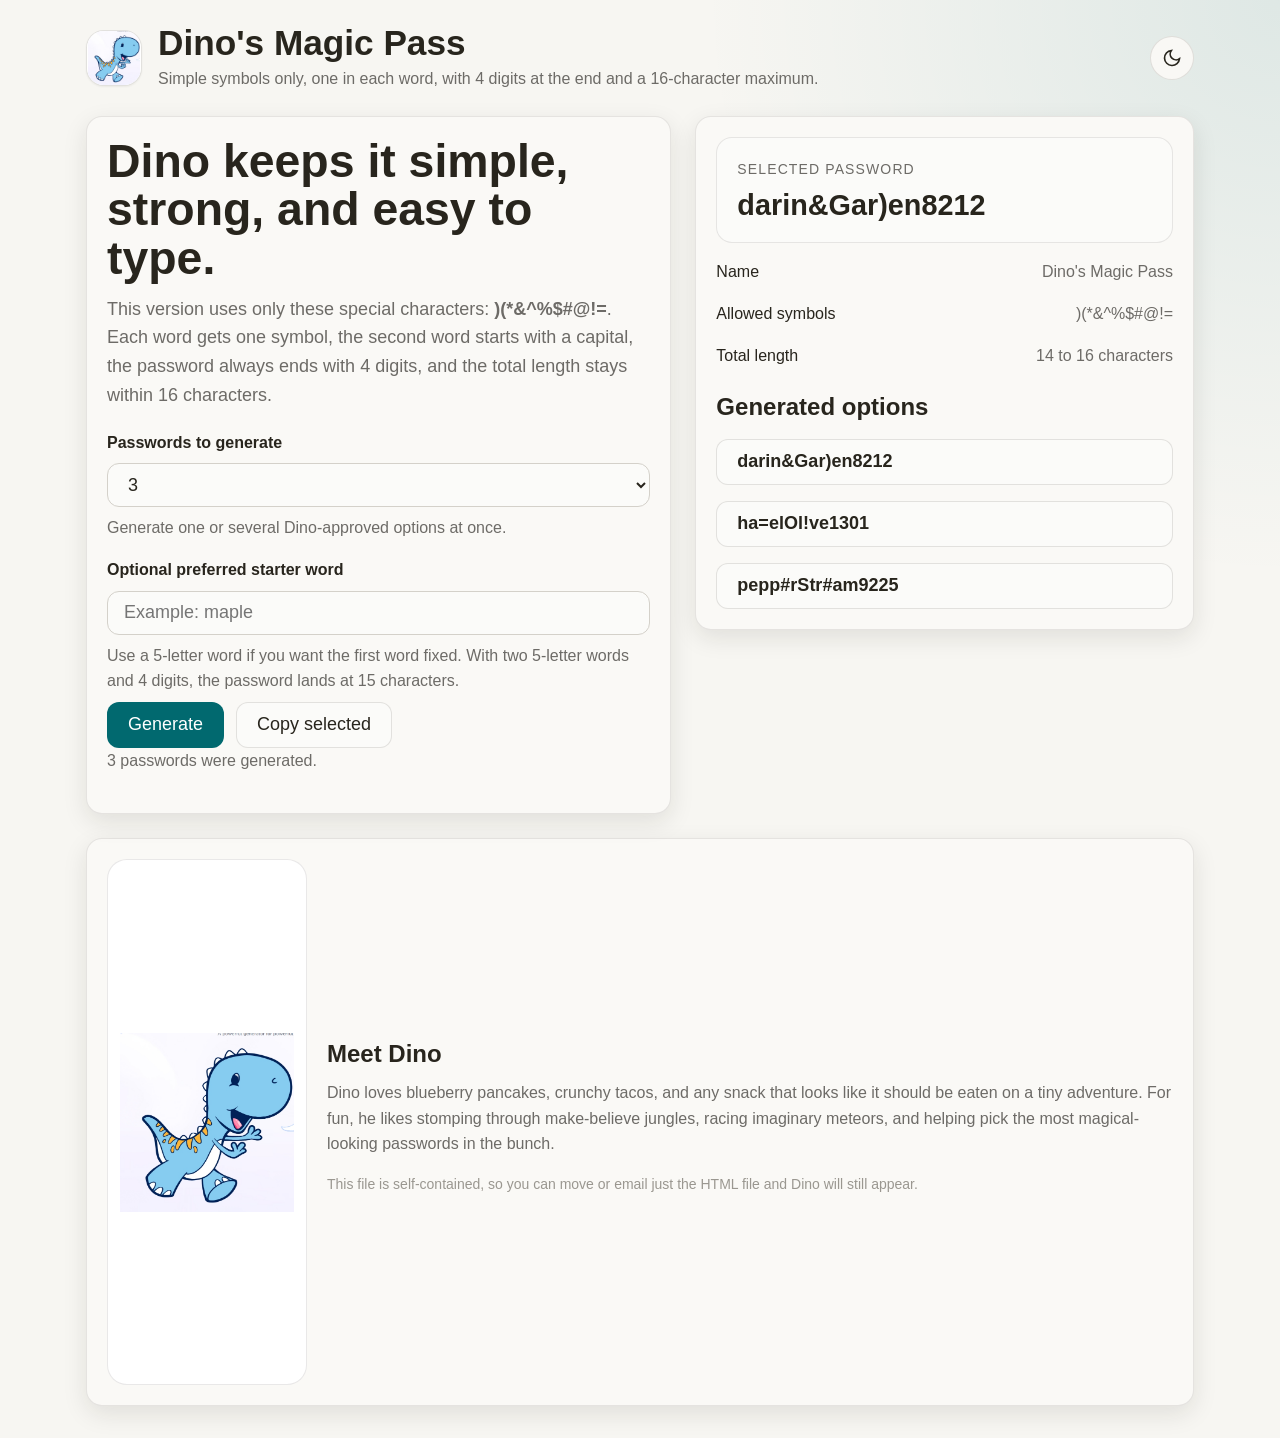
<file: magic-pass.html>
<!DOCTYPE html>
<html lang="en" data-theme="light">
<head>
  <meta charset="UTF-8" />
  <meta name="viewport" content="width=device-width, initial-scale=1.0" />
  <title>Dino's Magic Pass</title>
  <link href="https://api.fontshare.com/v2/css?f[]=satoshi@400,500,700&display=swap" rel="stylesheet">
  <style>
    :root, [data-theme="light"] {
      --text-xs: clamp(0.75rem, 0.7rem + 0.25vw, 0.875rem);
      --text-sm: clamp(0.875rem, 0.8rem + 0.35vw, 1rem);
      --text-base: clamp(1rem, 0.95rem + 0.25vw, 1.125rem);
      --text-lg: clamp(1.125rem, 1rem + 0.75vw, 1.5rem);
      --text-xl: clamp(1.5rem, 1.2rem + 1.25vw, 2.25rem);
      --space-2: 0.5rem; --space-3: 0.75rem; --space-4: 1rem; --space-5: 1.25rem; --space-6: 1.5rem; --space-8: 2rem; --space-12: 3rem;
      --color-bg: #f7f6f2; --color-surface: #f9f8f5; --color-surface-2: #fbfbf9; --color-border: #d4d1ca;
      --color-text: #28251d; --color-text-muted: #6d6b67; --color-text-faint: #9a9790; --color-primary: #01696f; --color-primary-hover: #0c4e54;
      --color-primary-highlight: #cedcd8; --color-success: #437a22; --color-error: #a12c7b; --radius-lg: 0.75rem; --radius-xl: 1rem; --radius-full: 9999px;
      --shadow-sm: 0 1px 2px rgba(32, 30, 24, 0.06); --shadow-md: 0 8px 24px rgba(32, 30, 24, 0.10); --font-body: 'Satoshi', 'Segoe UI', sans-serif;
    }
    [data-theme="dark"] {
      --color-bg: #171614; --color-surface: #1c1b19; --color-surface-2: #201f1d; --color-border: #393836; --color-text: #e7e3db;
      --color-text-muted: #aaa59c; --color-text-faint: #79756d; --color-primary: #4f98a3; --color-primary-hover: #227f8b; --color-primary-highlight: #313b3b;
      --color-success: #7cb15a; --color-error: #d163a7; --shadow-sm: 0 1px 2px rgba(0,0,0,0.2); --shadow-md: 0 12px 32px rgba(0,0,0,0.35);
    }
    * { box-sizing: border-box; }
    body { margin: 0; min-height: 100dvh; font-family: var(--font-body); font-size: var(--text-base); line-height: 1.6; color: var(--color-text); background: radial-gradient(circle at top right, color-mix(in srgb, var(--color-primary) 10%, transparent), transparent 30%), var(--color-bg); }
    button, input, select { font: inherit; }
    button { cursor: pointer; }
    .app { max-width: 1140px; margin: 0 auto; padding: var(--space-6) var(--space-4) var(--space-8); }
    .topbar { display: flex; align-items: center; justify-content: space-between; gap: var(--space-4); margin-bottom: var(--space-6); }
    .brand { display: flex; align-items: center; gap: var(--space-4); }
    .logo { width: 56px; height: 56px; border-radius: 18px; overflow: hidden; border: 1px solid color-mix(in srgb, var(--color-text) 12%, transparent); box-shadow: var(--shadow-sm); background: var(--color-surface-2); flex: 0 0 auto; }
    .logo img { width: 100%; height: 100%; object-fit: contain; object-position: center; display:block; background: #fff; }
    .brand h1 { margin: 0; font-size: var(--text-xl); line-height: 1.1; }
    .brand p { margin: 0.2rem 0 0; color: var(--color-text-muted); font-size: var(--text-sm); }
    .theme-toggle { min-width: 44px; min-height: 44px; border-radius: var(--radius-full); border: 1px solid color-mix(in srgb, var(--color-text) 12%, transparent); background: var(--color-surface); color: var(--color-text); display: grid; place-items: center; }
    .main-grid { display: grid; grid-template-columns: 1.08fr 0.92fr; gap: var(--space-6); align-items: start; }
    .panel { background: color-mix(in srgb, var(--color-surface) 88%, white 12%); border: 1px solid color-mix(in srgb, var(--color-text) 10%, transparent); border-radius: var(--radius-xl); box-shadow: var(--shadow-md); padding: var(--space-5); }
    .hero-copy h2 { margin: 0 0 var(--space-3); font-size: clamp(1.9rem, 1.45rem + 2vw, 2.9rem); line-height: 1.05; }
    .hero-copy p { margin: 0 0 var(--space-5); color: var(--color-text-muted); max-width: 58ch; }
    .settings, .meta, .password-list, .right-stack { display: grid; gap: var(--space-4); }
    .setting { display: grid; gap: var(--space-2); }
    .setting label { font-size: var(--text-sm); font-weight: 700; }
    .setting small, .dino-note { color: var(--color-text-muted); font-size: var(--text-sm); }
    .input, .select { width: 100%; min-height: 44px; padding: 0 var(--space-4); border-radius: var(--radius-lg); border: 1px solid var(--color-border); background: var(--color-surface-2); color: var(--color-text); outline: none; }
    .input:focus, .select:focus { border-color: var(--color-primary); box-shadow: 0 0 0 4px color-mix(in srgb, var(--color-primary) 18%, transparent); }
    .actions { display: flex; flex-wrap: wrap; gap: var(--space-3); margin-top: var(--space-2); }
    .btn { min-height: 46px; padding: 0 var(--space-5); border-radius: var(--radius-lg); border: 1px solid transparent; }
    .btn-primary { background: var(--color-primary); color: white; }
    .btn-secondary { background: var(--color-surface-2); color: var(--color-text); border-color: color-mix(in srgb, var(--color-text) 12%, transparent); text-align:left; width:100%; }
    .status { min-height: 1.4em; font-size: var(--text-sm); color: var(--color-success); margin-top: var(--space-2); }
    .status.error { color: var(--color-error); }
    .password-box { padding: var(--space-5); border-radius: var(--radius-xl); background: var(--color-surface-2); border: 1px solid color-mix(in srgb, var(--color-text) 10%, transparent); }
    .password-label { font-size: var(--text-xs); text-transform: uppercase; letter-spacing: 0.08em; color: var(--color-text-muted); }
    .password-value { margin-top: var(--space-2); font-size: clamp(1.25rem, 1rem + 1vw, 2rem); line-height: 1.2; word-break: break-all; font-weight: 700; font-variant-numeric: tabular-nums lining-nums; }
    .meta-row { display: flex; justify-content: space-between; gap: var(--space-3); font-size: var(--text-sm); }
    .meta-row span:last-child { color: var(--color-text-muted); text-align: right; }
    .list-title { margin: 0; font-size: var(--text-lg); }
    .dino-section { margin-top: var(--space-6); }
    .dino-card { display: grid; grid-template-columns: 200px 1fr; gap: var(--space-5); align-items: center; }
    .dino-frame { border-radius: 1.25rem; overflow: hidden; background: #ffffff; border: 1px solid color-mix(in srgb, var(--color-text) 10%, transparent); padding: 0.75rem; }
    .dino-frame img { width: 100%; aspect-ratio: 1 / 1; object-fit: contain; object-position: center; display:block; }
    .footer-note { margin-top: var(--space-4); color: var(--color-text-faint); font-size: var(--text-xs); }
    @media (max-width: 960px) { .main-grid { grid-template-columns: 1fr; } .dino-card { grid-template-columns: 1fr; } .topbar { align-items: flex-start; } }
  </style>
</head>
<body>
  <main class="app">
    <div class="topbar">
      <div class="brand">
        <div class="logo"><img src="[data-uri]" alt="Dino mascot" width="56" height="56"></div>
        <div>
          <h1>Dino's Magic Pass</h1>
          <p>Simple symbols only, one in each word, with 4 digits at the end and a 16-character maximum.</p>
        </div>
      </div>
      <button class="theme-toggle" type="button" data-theme-toggle aria-label="Switch theme"><svg width="20" height="20" viewBox="0 0 24 24" fill="none" stroke="currentColor" stroke-width="2"><path d="M21 12.79A9 9 0 1 1 11.21 3 7 7 0 0 0 21 12.79z"/></svg></button>
    </div>

    <section class="main-grid">
      <section class="panel hero-copy">
        <h2>Dino keeps it simple, strong, and easy to type.</h2>
        <p>This version uses only these special characters: <strong>)(*&^%$#@!=</strong>. Each word gets one symbol, the second word starts with a capital, the password always ends with 4 digits, and the total length stays within 16 characters.</p>
        <div class="settings">
          <div class="setting">
            <label for="wordCount">Passwords to generate</label>
            <select id="wordCount" class="select"><option value="1">1</option><option value="3" selected>3</option><option value="5">5</option><option value="10">10</option></select>
            <small>Generate one or several Dino-approved options at once.</small>
          </div>
          <div class="setting">
            <label for="customWord">Optional preferred starter word</label>
            <input id="customWord" class="input" type="text" maxlength="5" placeholder="Example: maple" />
            <small>Use a 5-letter word if you want the first word fixed. With two 5-letter words and 4 digits, the password lands at 15 characters.</small>
          </div>
        </div>
        <div class="actions">
          <button class="btn btn-primary" type="button" id="generateBtn">Generate</button>
          <button class="btn btn-secondary" style="width:auto;text-align:center;" type="button" id="copyBtn">Copy selected</button>
        </div>
        <p class="status" id="status" aria-live="polite"></p>
      </section>

      <aside class="right-stack">
        <section class="panel">
          <div class="password-box">
            <div class="password-label">Selected password</div>
            <div class="password-value" id="selectedPassword">Press Generate</div>
          </div>
          <div class="meta" style="margin-top: var(--space-4);">
            <div class="meta-row"><span>Name</span><span>Dino's Magic Pass</span></div>
            <div class="meta-row"><span>Allowed symbols</span><span>)(*&^%$#@!=</span></div>
            <div class="meta-row"><span>Total length</span><span>14 to 16 characters</span></div>
          </div>
          <div style="margin-top: var(--space-5);">
            <h3 class="list-title">Generated options</h3>
            <div id="passwordList" class="password-list" role="list" aria-label="Generated passwords" style="margin-top: var(--space-3);"></div>
          </div>
        </section>
      </aside>
    </section>

    <section class="panel dino-section">
      <div class="dino-card">
        <div class="dino-frame"><img src="[data-uri]" alt="Dino illustration" width="500" height="500"></div>
        <div>
          <h3 style="margin:0 0 .4rem; font-size: var(--text-lg);">Meet Dino</h3>
          <p class="dino-note" style="margin:0;">Dino loves blueberry pancakes, crunchy tacos, and any snack that looks like it should be eaten on a tiny adventure. For fun, he likes stomping through make-believe jungles, racing imaginary meteors, and helping pick the most magical-looking passwords in the bunch.</p>
          <p class="footer-note">This file is self-contained, so you can move or email just the HTML file and Dino will still appear.</p>
        </div>
      </div>
    </section>
  </main>

  <script>
    const words = ['anchor','autumn','badger','banner','beacon','birch','breeze','bronze','candle','cedar','circle','cobalt','comet','coral','cotton','crystal','daring','ember','falcon','forest','galaxy','garden','glider','harbor','hazel','island','jungle','lantern','legend','magnet','marble','meadow','meteor','minted','monarch','napkin','nectar','olive','orchid','parcel','pebble','pepper','planet','quartz','ranger','rocket','saddle','saffron','sailor','scarlet','shadow','signal','silver','spruce','stream','summer','sunset','thrive','timber','velvet','voyage','walnut','whisper','willow','winter'];
    const substitutions = { a: ['@','*','^'], b: ['&'], c: ['('], d: [')'], e: ['#','='], f: ['#'], g: ['&'], h: ['#'], i: ['!'], o: ['*'], q: ['@'], s: ['$'], z: ['='] };
    const generateBtn = document.getElementById('generateBtn');
    const copyBtn = document.getElementById('copyBtn');
    const passwordList = document.getElementById('passwordList');
    const selectedPassword = document.getElementById('selectedPassword');
    const status = document.getElementById('status');
    const wordCount = document.getElementById('wordCount');
    const customWord = document.getElementById('customWord');
    let selected = '';
    const randomItem = arr => arr[Math.floor(Math.random() * arr.length)];
    const isValidCustomWord = word => /^[a-zA-Z]{5}$/.test(word);
    const canSubstitute = char => Array.isArray(substitutions[char]) && substitutions[char].length > 0;
    const getEligibleIndexes = word => word.toLowerCase().split('').map((char, index) => canSubstitute(char) ? index : -1).filter(index => index >= 0);
    const getUsableWords = exclude => words.filter(word => word !== exclude && word.length >= 5 && word.length <= 6 && getEligibleIndexes(word).length >= 1);
    function mutateWordExactlyOnce(word) {
      const chars = word.toLowerCase().split('');
      const eligible = getEligibleIndexes(word);
      if (!eligible.length) return { value: word.toLowerCase(), changed: false };
      const index = randomItem(eligible);
      chars[index] = randomItem(substitutions[chars[index]]);
      return { value: chars.join(''), changed: true };
    }
    function randomDigits() { return String(Math.floor(Math.random() * 10000)).padStart(4, '0'); }
    function pickWord(exclude = '') {
      const candidates = getUsableWords(exclude);
      if (!candidates.length) throw new Error('No valid source words are available for this format.');
      return randomItem(candidates);
    }
    function makePassword() {
      let firstWord = customWord.value.trim().toLowerCase();
      if (firstWord && !isValidCustomWord(firstWord)) throw new Error('Your preferred starter word must be exactly 5 letters.');
      if (firstWord && getEligibleIndexes(firstWord).length < 1) throw new Error('Your preferred starter word needs at least one replaceable letter such as a, c, d, e, h, i, o, or s.');
      if (!firstWord) firstWord = pickWord();
      let secondWord = pickWord(firstWord);
      const firstMutation = mutateWordExactlyOnce(firstWord);
      const secondMutation = mutateWordExactlyOnce(secondWord);
      if (!firstMutation.changed || !secondMutation.changed) throw new Error('Could not create a valid password with the current rules.');
      const password = `${firstMutation.value}${secondMutation.value.charAt(0).toUpperCase() + secondMutation.value.slice(1)}${randomDigits()}`;
      if (password.length < 14 || password.length > 16) throw new Error('Generated password did not match the 16 character limit. Please try again.');
      return password;
    }
    function setSelected(password, message) {
      selected = password;
      selectedPassword.textContent = password;
      status.textContent = message;
      status.classList.remove('error');
    }
    function renderList(passwords) {
      passwordList.innerHTML = '';
      passwords.forEach(password => {
        const row = document.createElement('button');
        row.type = 'button';
        row.className = 'btn btn-secondary';
        row.setAttribute('role', 'listitem');
        row.innerHTML = `<span style="font-weight:700;word-break:break-all;">${password}</span>`;
        row.addEventListener('click', () => setSelected(password, 'Password selected.'));
        passwordList.appendChild(row);
      });
    }
    generateBtn.addEventListener('click', () => {
      try {
        const count = Number(wordCount.value);
        const passwords = Array.from({ length: count }, () => makePassword());
        renderList(passwords);
        setSelected(passwords[0], `${count} password${count > 1 ? 's were' : ' was'} generated.`);
      } catch (error) {
        status.textContent = error.message;
        status.classList.add('error');
      }
    });
    copyBtn.addEventListener('click', async () => {
      if (!selected) {
        status.textContent = 'Generate a password first.';
        status.classList.add('error');
        return;
      }
      try {
        await navigator.clipboard.writeText(selected);
        status.textContent = 'Password copied to clipboard.';
        status.classList.remove('error');
      } catch {
        status.textContent = 'Clipboard access was blocked. Select and copy the password manually.';
        status.classList.add('error');
      }
    });
    (function(){
      const t = document.querySelector('[data-theme-toggle]');
      const r = document.documentElement;
      let d = matchMedia('(prefers-color-scheme:dark)').matches ? 'dark' : 'light';
      const setTheme = () => {
        r.setAttribute('data-theme', d);
        t.setAttribute('aria-label', 'Switch to ' + (d === 'dark' ? 'light' : 'dark') + ' mode');
        t.innerHTML = d === 'dark'
          ? '<svg width="20" height="20" viewBox="0 0 24 24" fill="none" stroke="currentColor" stroke-width="2"><circle cx="12" cy="12" r="5"/><path d="M12 1v2M12 21v2M4.22 4.22l1.42 1.42M18.36 18.36l1.42 1.42M1 12h2M21 12h2M4.22 19.78l1.42-1.42M18.36 5.64l1.42-1.42"/></svg>'
          : '<svg width="20" height="20" viewBox="0 0 24 24" fill="none" stroke="currentColor" stroke-width="2"><path d="M21 12.79A9 9 0 1 1 11.21 3 7 7 0 0 0 21 12.79z"/></svg>';
      };
      setTheme();
      t.addEventListener('click', () => { d = d === 'dark' ? 'light' : 'dark'; setTheme(); });
    })();
    generateBtn.click();
  </script>
</body>
</html>
</file>
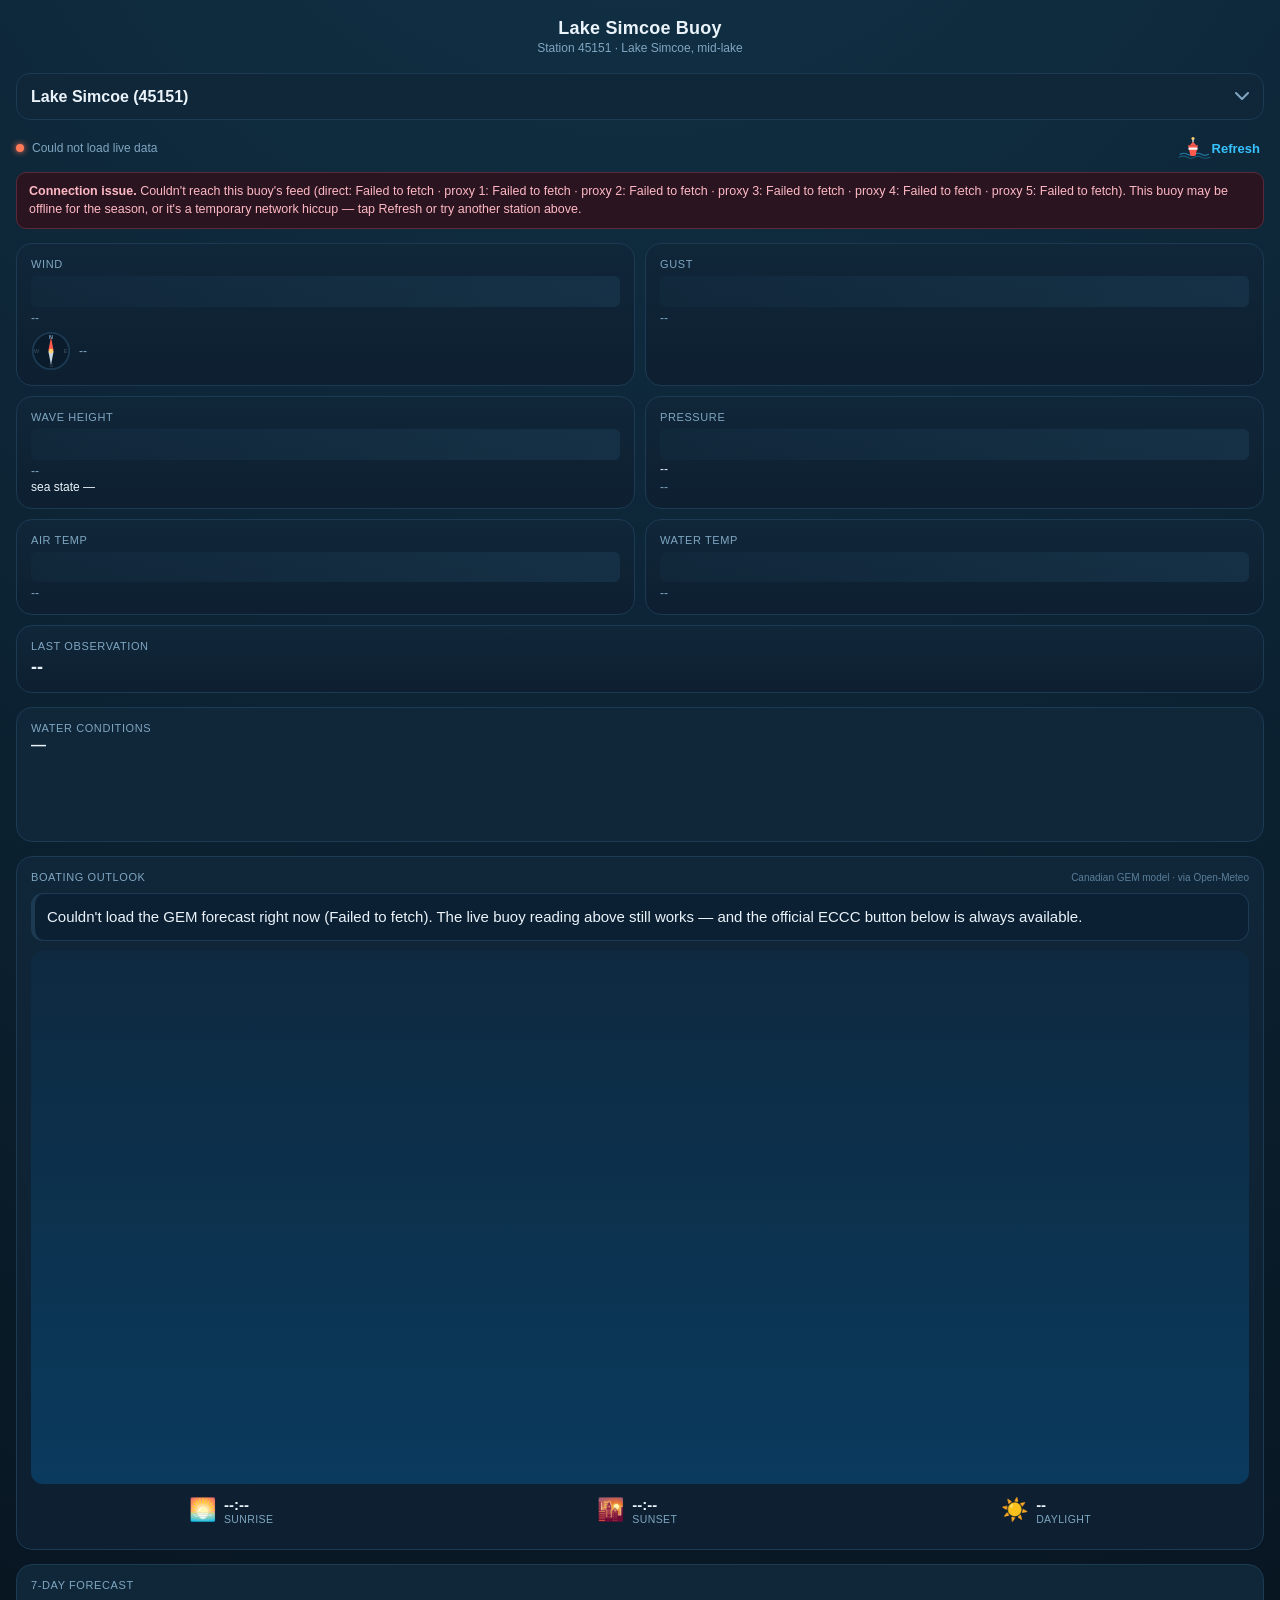
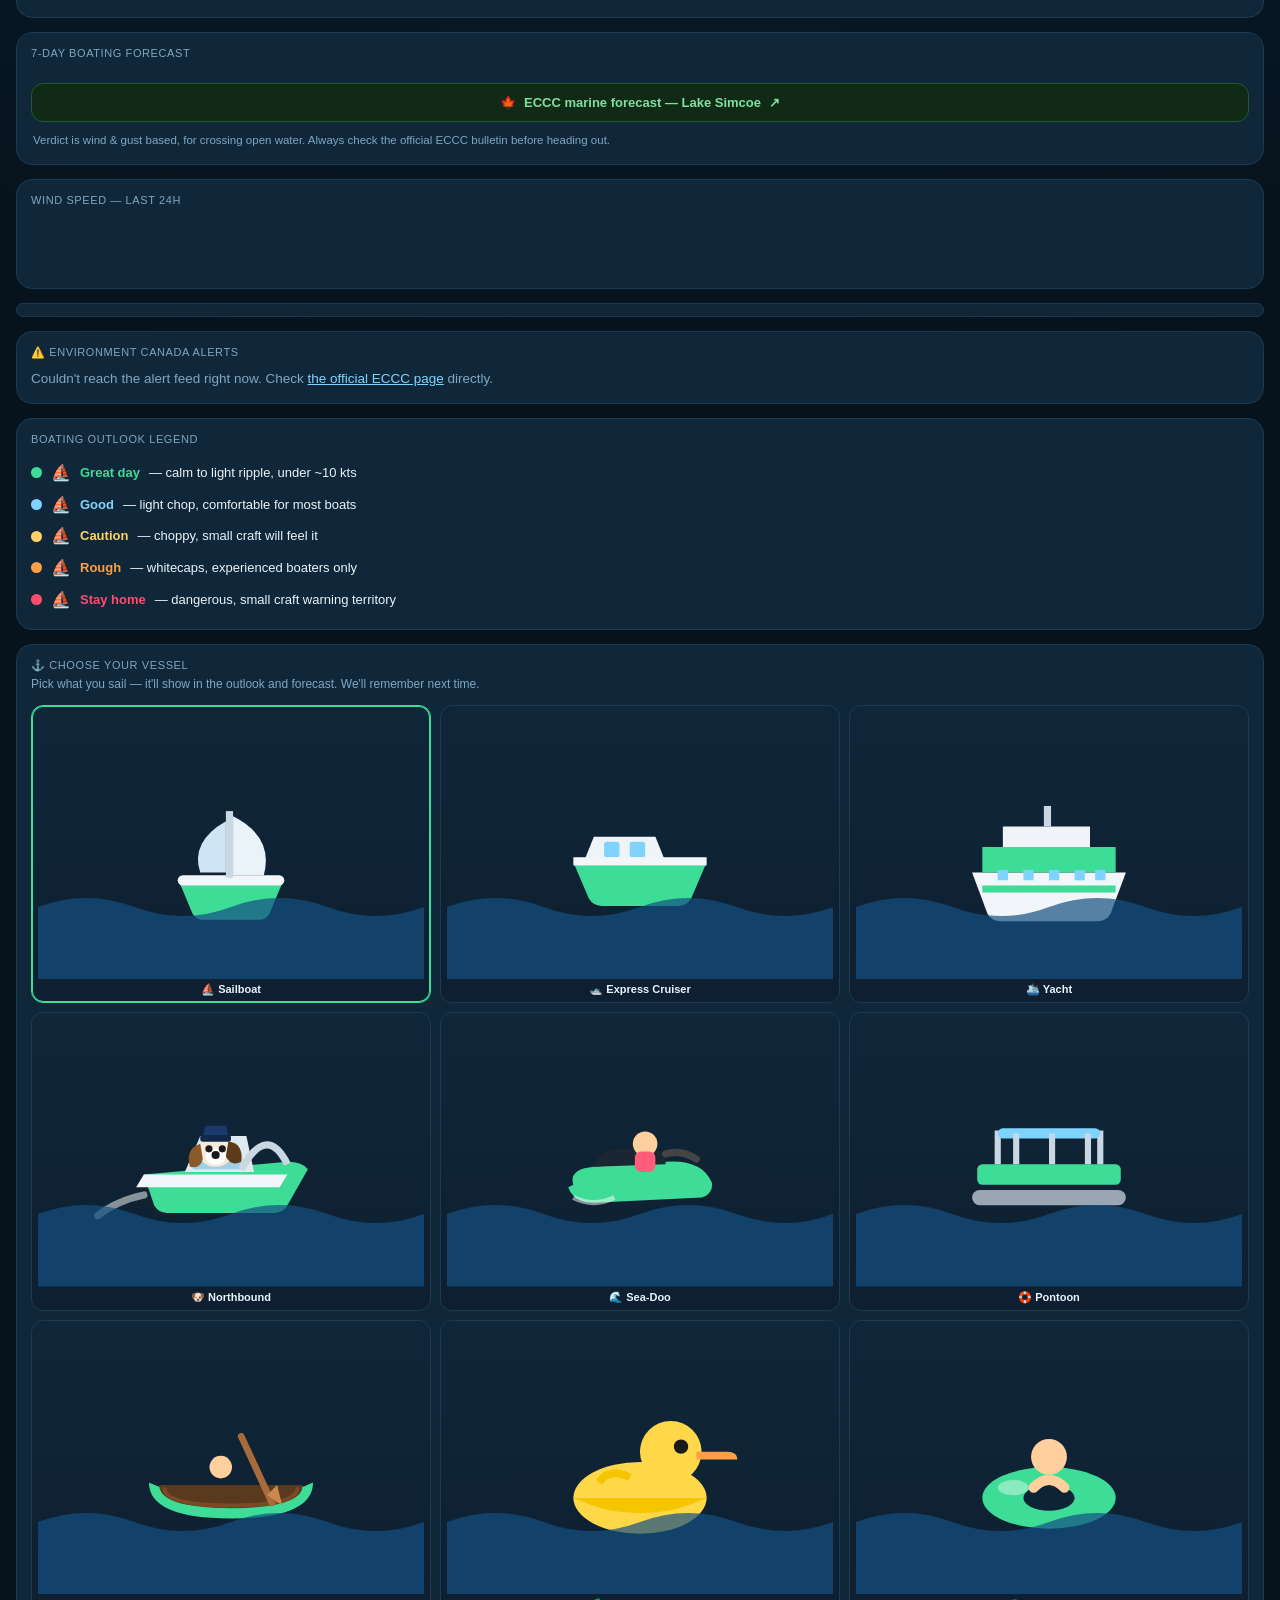
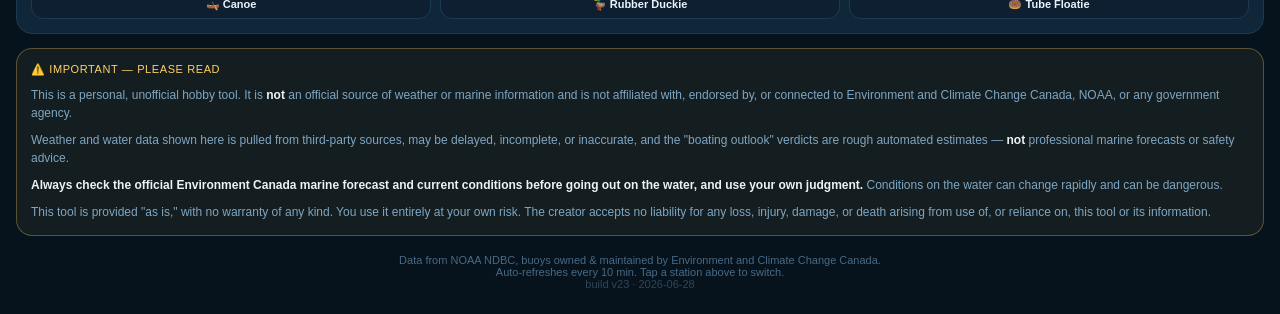
<file: marine-forecast.html>
<!DOCTYPE html>
<html lang="en">
<head>
<meta charset="UTF-8">
<meta name="viewport" content="width=device-width, initial-scale=1.0, maximum-scale=1.0">
<title>Trent-Severn / Georgian Bay Buoys</title>
<style>
  :root{
    --bg:#06121c; --card:#0d1f30; --card2:#102739; --line:#1c3a52;
    --txt:#eaf3fa; --sub:#7fa6c2; --accent:#37c2ff; --warn:#ff7a59; --good:#3ddc97; --danger:#ff4d6d;
  }
  *{box-sizing:border-box; -webkit-tap-highlight-color:transparent;}
  body{
    margin:0; font-family:-apple-system,BlinkMacSystemFont,"Segoe UI",Roboto,sans-serif;
    background:radial-gradient(circle at 50% -10%, #123349 0%, var(--bg) 60%);
    color:var(--txt); min-height:100vh; padding:env(safe-area-inset-top) 0 24px;
  }
  header{padding:18px 16px 8px; text-align:center;}
  header h1{font-size:18px; margin:0 0 2px; font-weight:600; letter-spacing:.2px;}
  header .sub{font-size:12px; color:var(--sub);}

  .picker{padding:10px 16px 4px;}
  select{
    width:100%; appearance:none; -webkit-appearance:none;
    background:var(--card2) url('data:image/svg+xml;utf8,<svg xmlns="http://www.w3.org/2000/svg" width="14" height="9" viewBox="0 0 14 9"><path d="M1 1l6 6 6-6" stroke="%237fa6c2" stroke-width="2" fill="none" stroke-linecap="round" stroke-linejoin="round"/></svg>') no-repeat right 14px center;
    border:1px solid var(--line); color:var(--txt); font-size:16px; font-weight:600;
    padding:14px 38px 14px 14px; border-radius:14px; outline:none;
  }
  optgroup{color:var(--sub); font-weight:600;}
  option{color:#0a1622; background:#fff; font-weight:500;}

  .statusRow{display:flex; align-items:center; gap:8px; padding:10px 16px 0; font-size:12px; color:var(--sub);}
  .dot{width:8px; height:8px; border-radius:50%; background:#666; flex-shrink:0;}
  .dot.ok{background:var(--good); box-shadow:0 0 6px var(--good);}
  .dot.error{background:var(--warn); box-shadow:0 0 6px var(--warn);}
  .dot.loading{background:var(--accent); animation:pulse 1s infinite;}
  @keyframes pulse{0%,100%{opacity:1}50%{opacity:.3}}
  #refreshBtn{
    margin-left:auto; background:none; border:none; color:var(--accent);
    font-size:13px; font-weight:600; padding:2px 4px;
    display:flex; align-items:center; gap:6px; cursor:pointer;
  }
  #refreshBtn .refreshLabel{ color:var(--accent); }
  .buoyIcon{ display:block; overflow:visible; }
  .buoyBody{ transform-origin:18px 16px; animation:buoyBob 2.6s ease-in-out infinite; }
  .buoyWater path{ animation:waterShift 2.6s ease-in-out infinite; }
  @keyframes buoyBob{
    0%,100%{ transform:translateY(0) rotate(-4deg); }
    50%{ transform:translateY(2.5px) rotate(4deg); }
  }
  @keyframes waterShift{
    0%,100%{ transform:translateX(0); }
    50%{ transform:translateX(-2px); }
  }
  /* While refreshing, bob faster instead of spinning a generic icon */
  #refreshBtn.spinning .buoyBody{ animation-duration:0.7s; }
  #refreshBtn.spinning .buoyWater path{ animation-duration:0.7s; }
  @media (prefers-reduced-motion: reduce){
    .buoyBody, .buoyWater path{ animation:none; }
  }

  .errBox{
    margin:10px 16px 0; padding:10px 12px; background:#2a1420; border:1px solid #5a2a3a;
    border-radius:10px; font-size:12.5px; color:#ffb9c4; line-height:1.4;
  }

  .grid{display:grid; grid-template-columns:1fr 1fr; gap:10px; padding:14px 16px 0;}
  .card{
    background:linear-gradient(180deg,var(--card2),var(--card)); border:1px solid var(--line);
    border-radius:16px; padding:14px; position:relative;
  }
  .card.wide{grid-column:1/-1;}
  .card .label{font-size:11px; text-transform:uppercase; letter-spacing:.6px; color:var(--sub); margin-bottom:6px;}
  .card .val{font-size:28px; font-weight:700; line-height:1.1;}
  .card .unit{font-size:14px; color:var(--sub); font-weight:500; margin-left:2px;}
  .card .meta{font-size:12px; color:var(--sub); margin-top:4px;}
  .skel{color:transparent; background:linear-gradient(90deg,#16314650,#1c3d5680,#16314650); background-size:200% 100%; border-radius:6px; animation:shimmer 1.4s infinite;}
  @keyframes shimmer{0%{background-position:200% 0}100%{background-position:-200% 0}}

  .trend{font-size:12px; margin-top:2px;}
  .trend.up{color:var(--warn);} .trend.down{color:var(--good);}
  .trend.rough{color:var(--danger); font-weight:600;}

  .windDirRow{display:flex; align-items:center; gap:8px; margin-top:6px;}
  .compass{flex-shrink:0;}
  /* needle springs to its new heading with a little overshoot wobble */
  .needle{
    transform-origin:22px 22px;
    transition:transform 0.9s cubic-bezier(0.34, 1.56, 0.64, 1);
  }

  .waveWrap{padding:14px 16px 0;}
  .waveCard{background:var(--card2); border:1px solid var(--line); border-radius:16px; padding:14px; overflow:hidden;}
  .waveCard .label{font-size:11px; text-transform:uppercase; letter-spacing:.6px; color:var(--sub); margin-bottom:2px;}
  .waveCard .seaStateLine{font-size:15px; font-weight:600; margin:2px 0 10px;}
  svg.waveViz{width:100%; height:64px; display:block; overflow:hidden;}
  .waveAnim{animation-name:waveDrift; animation-timing-function:linear; animation-iteration-count:infinite;}
  @keyframes waveDrift{ from{transform:translateX(0);} to{transform:translateX(-300px);} }
  @media (prefers-reduced-motion: reduce){ .waveAnim{animation:none;} }

  .fcWrap{padding:14px 16px 0;}
  .fcCard{background:linear-gradient(180deg,var(--card2),var(--card)); border:1px solid var(--line); border-radius:16px; padding:14px;}
  .fcHead{display:flex; align-items:baseline; justify-content:space-between; margin-bottom:10px;}
  .fcHead .label{font-size:11px; text-transform:uppercase; letter-spacing:.6px; color:var(--sub);}
  .fcHead .src{font-size:10px; color:#5a7d99;}
  .fcHeadline{font-size:15px; line-height:1.45; font-weight:500; padding:12px; border-radius:12px;
              background:#0c2034; border:1px solid var(--line); border-left-width:4px;}
  .fcHeadline b{font-weight:700;}
  .fcBest{font-size:12.5px; color:#9fd9b6; margin:10px 2px 2px;}
  .fcDaily{display:flex; flex-direction:column; gap:8px; margin-top:12px;}
  .fcDay{display:grid; grid-template-columns:62px 1fr; gap:10px; align-items:center;
         background:#0c2034; border:1px solid var(--line); border-radius:10px; padding:10px 11px; border-left-width:4px;}
  .fcDay .dname{font-size:13px; font-weight:700;}
  .fcDay .dsub{font-size:11px; color:var(--sub); margin-top:1px;}
  .fcDay .dverdict{font-size:13px; font-weight:600;}
  .fcDay .dreason{font-size:11.5px; color:var(--sub); margin-top:2px; line-height:1.35;}
  .fcMsg{font-size:11.5px; color:var(--sub); padding:2px; line-height:1.4;}

  /* ---- 7-Day graphical weather strip ---- */
  .wxStripWrap{padding:14px 16px 0;}
  .wxStripCard{background:var(--card2); border:1px solid var(--line); border-radius:16px; padding:14px 0 14px 14px;}
  .wxStripCard .label{font-size:11px; text-transform:uppercase; letter-spacing:.6px; color:var(--sub); margin-bottom:10px; padding-right:14px;}
  .wxStrip{
    display:flex; gap:10px; overflow-x:auto; padding-right:14px; padding-bottom:2px;
    -webkit-overflow-scrolling:touch; scroll-snap-type:x proximity;
  }
  .wxDay{
    flex:0 0 auto; width:96px; scroll-snap-align:start;
    background:linear-gradient(180deg,#102739,#0d1f30); border:1px solid var(--line);
    border-radius:14px; padding:10px 8px 11px; text-align:center;
  }
  .wxDay .wxDname{font-size:12.5px; font-weight:700; margin-bottom:6px;}
  .wxDay .wxScene{width:100%; height:54px; display:block; margin-bottom:6px; overflow:hidden;}
  .wxDay .wxTemps{font-size:12px; font-weight:600; white-space:nowrap;}
  .wxDay .wxTemps .lo{color:var(--sub); font-weight:500;}
  .wxDay .wxRain{font-size:10.5px; color:#6fa8c8; margin-top:3px;}
  .wxBoatGroup{transform-origin:48px 41px; animation:boatRock 3s ease-in-out infinite;}
  .wxSunRays{transform-origin:22px 14px; animation:sunSpin 18s linear infinite;}
  /* Mini waves drift by exactly one wavelength (16px) so the loop is seamless.
     translate3d nudges both engines to composite on the GPU for stable, jank-free motion. */
  .wxSeaA{animation:wxWaveDrift 2.8s linear infinite; will-change:transform;}
  .wxSeaB{animation:wxWaveDrift 4.2s linear infinite; will-change:transform;}
  @keyframes wxWaveDrift{
    from{transform:translate3d(0,0,0);}
    to{transform:translate3d(-16px,0,0);}
  }
  @media (prefers-reduced-motion: reduce){
    .wxBoatGroup, .wxSunRays, .wxSeaA, .wxSeaB{animation:none;}
  }

  /* ---- Sun & Moon scene ---- */
  .sunWrap{padding:14px 16px 0;}
  .sunCard{background:var(--card2); border:1px solid var(--line); border-radius:16px; padding:14px;}
  .sunCard .label{font-size:11px; text-transform:uppercase; letter-spacing:.6px; color:var(--sub); margin-bottom:10px;}
  .sunScene{width:100%; border-radius:12px; overflow:hidden;}
  .sunScene svg{width:100%; height:auto; display:block;}
  .fcDaysWrap{padding:14px 16px 0;}
  .fcDaysCard{background:var(--card2); border:1px solid var(--line); border-radius:16px; padding:14px;}
  .fcDaysCard .label{font-size:11px; text-transform:uppercase; letter-spacing:.6px; color:var(--sub); margin-bottom:4px;}
  .sunTimes{display:flex; justify-content:space-around; margin-top:12px; flex-wrap:wrap; gap:8px;}
  .sunBlk{display:flex; align-items:center; gap:8px;}
  .sunBlk .sunIco{font-size:22px;}
  .sunBlk .sunT{font-size:15px; font-weight:700;}
  .sunBlk .sunL{font-size:10.5px; color:var(--sub); text-transform:uppercase; letter-spacing:.4px;}
  .sunChar{animation:sunBob 4s ease-in-out infinite;}
  @keyframes sunBob{0%,100%{transform:translateY(0);}50%{transform:translateY(-4px);}}
  .sunGlasses{animation:glassGlint 3.5s ease-in-out infinite;}
  @keyframes glassGlint{0%,88%,100%{opacity:1;}94%{opacity:0.5;}}
  .moonChar{animation:moonBob 5s ease-in-out infinite;}
  @keyframes moonBob{0%,100%{transform:translateY(0);}50%{transform:translateY(-3px);}}
  .zzz{animation:zzzFloat 3.2s ease-in-out infinite; opacity:0;}
  @keyframes zzzFloat{0%{opacity:0; transform:translate(0,0) scale(0.8);}25%{opacity:1;}100%{opacity:0; transform:translate(7px,-12px) scale(1.1);}}
  .hideCloud{animation:cloudShy 6s ease-in-out infinite;}
  @keyframes cloudShy{0%,100%{transform:translateX(0);}50%{transform:translateX(7px);}}
  .twinkle{animation:twk 2.5s ease-in-out infinite;}
  @keyframes twk{0%,100%{opacity:0.25;}50%{opacity:1;}}
  @media (prefers-reduced-motion: reduce){
    .sunChar,.sunGlasses,.moonChar,.zzz,.hideCloud,.twinkle{animation:none; opacity:1;}
  }

  /* ---- Legend ---- */
  .legendWrap{padding:14px 16px 0;}
  .legendCard{background:var(--card2); border:1px solid var(--line); border-radius:16px; padding:14px;}
  .legendCard .label{font-size:11px; text-transform:uppercase; letter-spacing:.6px; color:var(--sub); margin-bottom:12px;}
  .legendRow{display:flex; align-items:center; gap:9px; font-size:13px; color:var(--txt); padding:5px 0; line-height:1.35;}
  .legendRow b{font-weight:700;}
  .legDot{width:11px; height:11px; border-radius:50%; flex:0 0 auto;}
  .legBoat{font-size:16px; flex:0 0 auto; display:inline-block; transform-origin:center bottom;}
  .legCalm{animation:legRcalm 4s ease-in-out infinite;}
  .legGood{animation:legR 3s ease-in-out infinite;}
  .legCaut{animation:legR 2s ease-in-out infinite;}
  .legRough{animation:legR 1.1s ease-in-out infinite;}
  .legStorm{animation:legR 0.6s ease-in-out infinite;}
  @keyframes legR{0%,100%{transform:rotate(-7deg);}50%{transform:rotate(7deg);}}
  @keyframes legRcalm{0%,100%{transform:rotate(-2deg);}50%{transform:rotate(2deg);}}
  @media (prefers-reduced-motion: reduce){
    .legCalm,.legGood,.legCaut,.legRough,.legStorm{animation:none;}
  }

  /* ---- Alerts ---- */
  .alertWrap{padding:14px 16px 0;}
  .alertCard{background:var(--card2); border:1px solid var(--line); border-radius:16px; padding:14px;}
  .alertCard .label{font-size:11px; text-transform:uppercase; letter-spacing:.6px; color:var(--sub); margin-bottom:10px;}
  .alertBody{font-size:13.5px; line-height:1.5; color:var(--sub);}
  .alertItem{background:rgba(255,77,109,0.12); border:1px solid rgba(255,77,109,0.4); border-radius:10px; padding:11px 12px; margin-bottom:8px;}
  .alertItem .aTitle{font-weight:700; color:#ff9f8a; font-size:14px; margin-bottom:3px;}
  .alertItem .aDesc{font-size:12.5px; color:var(--txt); line-height:1.45;}
  .alertClear{display:flex; align-items:center; gap:8px; color:#3ddc97; font-weight:600;}
  .alertClear .chk{font-size:18px;}

  /* ---- Vessel picker ---- */
  .craftWrap{padding:14px 16px 0;}
  .craftCard{background:var(--card2); border:1px solid var(--line); border-radius:16px; padding:14px;}
  .craftCard .label{font-size:11px; text-transform:uppercase; letter-spacing:.6px; color:var(--sub); margin-bottom:4px;}
  .craftSub{font-size:12px; color:var(--sub); margin-bottom:12px; line-height:1.4;}
  .craftGrid{display:grid; grid-template-columns:repeat(3,1fr); gap:9px;}
  .craftTile{
    background:linear-gradient(180deg,#102739,#0d1f30); border:1.5px solid var(--line);
    border-radius:12px; padding:8px 6px 6px; cursor:pointer; text-align:center;
    display:flex; flex-direction:column; align-items:center; gap:4px;
    transition:border-color .15s, transform .1s; -webkit-tap-highlight-color:transparent;
  }
  .craftTile:active{transform:scale(0.96);}
  .craftTile.selected{border-color:#3ddc97; box-shadow:0 0 0 1px #3ddc97 inset;}
  .craftPrev{width:100%; height:auto; display:block;}
  .craftName{font-size:11px; font-weight:600; color:var(--txt); line-height:1.2;}

  /* ---- Disclaimer ---- */
  .disclaimerWrap{padding:14px 16px 0;}
  .disclaimerCard{background:rgba(255,209,102,0.06); border:1px solid rgba(255,209,102,0.3); border-radius:16px; padding:14px;}
  .disclaimerCard .label{font-size:11px; text-transform:uppercase; letter-spacing:.6px; color:#ffd166; margin-bottom:10px;}
  .disclaimerCard p{font-size:12px; line-height:1.5; color:var(--sub); margin:0 0 9px;}
  .disclaimerCard p:last-child{margin-bottom:0;}
  .disclaimerCard b{color:var(--txt);}

  /* ---- Boat-o-meter: kid-friendly conditions animation ---- */
  .boatScene{position:relative; width:100%; aspect-ratio:16/7; margin:10px 0 4px; border-radius:12px; overflow:hidden;
             background:linear-gradient(180deg,#0e2940 0%,#0c3350 55%,#0a3a5e 100%);}
  .boatScene svg{position:absolute; inset:0; width:100%; height:100%; display:block;}
  .boatGroup{transform-origin:50% 65%; animation:boatRock 3s ease-in-out infinite;}
  @keyframes boatRock{0%,100%{transform:rotate(var(--rk,4deg)) translateY(0);}
                      50%{transform:rotate(calc(var(--rk,4deg) * -1)) translateY(var(--bob,2px));}}
  .rkCalm{--rk:2deg;  --bob:1px; animation-duration:4.5s;}
  .rkGood{--rk:4deg;  --bob:2px; animation-duration:3.4s;}
  .rkCaut{--rk:7deg;  --bob:4px; animation-duration:2.2s;}
  .rkRough{--rk:12deg;--bob:7px; animation-duration:1.3s;}
  .rkStorm{--rk:18deg;--bob:10px;animation-duration:0.85s;}
  .seaA{animation:seaDrift 3.5s linear infinite; will-change:transform;}
  .seaB{animation:seaDrift 6s linear infinite; will-change:transform;}
  @keyframes seaDrift{from{transform:translate3d(0,0,0);}to{transform:translate3d(-40px,0,0);}}
  .sunRays{transform-origin:60px 34px; animation:sunSpin 18s linear infinite;}
  @keyframes sunSpin{to{transform:rotate(360deg);}}
  .cloudDrift{animation:cloudMove 9s ease-in-out infinite;}
  @keyframes cloudMove{0%,100%{transform:translateX(-6px);}50%{transform:translateX(10px);}}
  .bolt{animation:boltFlash 2.4s steps(1) infinite;}
  @keyframes boltFlash{0%,92%,100%{opacity:0;}94%,98%{opacity:1;}}
  .rain line{animation:rainFall 0.7s linear infinite;}
  @keyframes rainFall{from{transform:translateY(-6px);opacity:0;}30%{opacity:1;}to{transform:translateY(14px);opacity:0;}}
  @media (prefers-reduced-motion: reduce){
    .boatGroup,.seaA,.seaB,.sunRays,.cloudDrift,.bolt,.rain line{animation:none;}
  }

  .ecccBtn{display:flex; align-items:center; justify-content:center; gap:8px;
           margin-top:12px; padding:11px; border-radius:12px; text-decoration:none;
           background:#102a16; border:1px solid #1f5a32; color:#7fe0a0; font-size:13px; font-weight:600;}

  .sparkWrap{padding:14px 16px 0;}
  .sparkCard{background:var(--card2); border:1px solid var(--line); border-radius:16px; padding:14px;}
  .sparkCard .label{font-size:11px; text-transform:uppercase; letter-spacing:.6px; color:var(--sub); margin-bottom:8px;}
  svg.spark{width:100%; height:60px; display:block;}

  .logWrap{padding:14px 16px 0;}
  .logCard{background:var(--card2); border:1px solid var(--line); border-radius:16px; padding:6px 0; max-height:220px; overflow-y:auto;}
  .logRow{display:grid; grid-template-columns:64px 1fr 70px; gap:8px; padding:8px 14px; font-size:12.5px; border-bottom:1px solid var(--line);}
  .logRow:last-child{border-bottom:none;}
  .logRow .t{color:var(--sub);}
  .logRow .w{font-weight:600;}

  footer{padding:18px 16px 0; text-align:center; font-size:11px; color:#496a85;}
  footer a{color:#6fa8c8;}
</style>
</head>
<body>

<header>
  <h1 id="stationTitle">Lake Simcoe Buoy</h1>
  <div class="sub" id="stationSub">Station 45151 · ECCC / NDBC live feed</div>
</header>

<div class="picker">
  <select id="stationSelect">
    <optgroup label="Trent-Severn corridor">
      <option value="45151" selected>Lake Simcoe (45151)</option>
    </optgroup>
    <optgroup label="Georgian Bay (Trent-Severn exit)">
      <option value="45143">South Georgian Bay (45143)</option>
      <option value="45137">Georgian Bay – North Channel area (45137)</option>
      <option value="45154">North Channel East (45154)</option>
    </optgroup>
    <optgroup label="Other ECCC Great Lakes buoys">
      <option value="45152">Lake Nipissing (45152)</option>
      <option value="45149">Southern Lake Huron (45149)</option>
      <option value="45139">West Lake Ontario – Grimsby (45139)</option>
    </optgroup>
  </select>
</div>

<div class="statusRow">
  <div class="dot loading" id="statusDot"></div>
  <span id="statusText">Connecting…</span>
  <button id="refreshBtn" aria-label="Refresh buoy data">
    <svg class="buoyIcon" viewBox="0 0 36 34" width="26" height="24" aria-hidden="true">
      <!-- water lines -->
      <g class="buoyWater">
        <path d="M0 26 Q5 23 10 26 T20 26 T30 26 T40 26" fill="none" stroke="#37c2ff" stroke-width="1.6" stroke-linecap="round" opacity="0.55"/>
        <path d="M-2 30 Q5 27 10 30 T20 30 T30 30 T42 30" fill="none" stroke="#37c2ff" stroke-width="1.6" stroke-linecap="round" opacity="0.3"/>
      </g>
      <!-- buoy body, bobbing -->
      <g class="buoyBody">
        <!-- pole + light -->
        <circle cx="18" cy="3.5" r="2.2" fill="#ffd166"/>
        <rect x="17" y="5" width="2" height="4" fill="#c9d7e3"/>
        <!-- float -->
        <path d="M11 13 h14 l-2.5 11 a4.5 4.5 0 0 1 -9 0 z" fill="#ff5a4d"/>
        <rect x="11.6" y="16.4" width="12.8" height="3.1" fill="#f7f7f7"/>
        <!-- top cone -->
        <path d="M13.5 13 L18 8 L22.5 13 z" fill="#ff5a4d"/>
      </g>
    </svg>
    <span class="refreshLabel">Refresh</span>
  </button>
</div>

<div id="errorArea"></div>

<div class="grid">
  <div class="card">
    <div class="label">Wind</div>
    <div class="val skel" id="wind">--</div>
    <div class="meta" id="windKph">--</div>
    <div class="windDirRow">
      <svg class="compass" id="compass" viewBox="0 0 44 44" width="40" height="40" aria-hidden="true">
        <circle cx="22" cy="22" r="20" fill="#0a1c2c" stroke="#1c3a52" stroke-width="2"/>
        <!-- cardinal ticks -->
        <text x="22" y="9" text-anchor="middle" font-size="6" fill="#7fa6c2" font-weight="700">N</text>
        <text x="22" y="40" text-anchor="middle" font-size="6" fill="#456">S</text>
        <text x="38" y="24" text-anchor="middle" font-size="6" fill="#456">E</text>
        <text x="6" y="24" text-anchor="middle" font-size="6" fill="#456">W</text>
        <!-- needle: red half points where wind comes FROM -->
        <g class="needle" id="needle">
          <polygon points="22,7 25,22 22,20 19,22" fill="#ff5a4d"/>
          <polygon points="22,37 25,22 22,24 19,22" fill="#c9d7e3"/>
          <circle cx="22" cy="22" r="2.4" fill="#ffd166"/>
        </g>
      </svg>
      <div class="meta" id="windDir" style="margin-top:0;">--</div>
    </div>
  </div>
  <div class="card">
    <div class="label">Gust</div>
    <div class="val skel" id="gust">--</div>
    <div class="meta" id="gustKph">--</div>
  </div>
  <div class="card">
    <div class="label">Wave Height</div>
    <div class="val skel" id="waveHeight">--</div>
    <div class="meta" id="wavePeriod">--</div>
    <div class="trend" id="seaState">sea state —</div>
  </div>
  <div class="card">
    <div class="label">Pressure</div>
    <div class="val skel" id="pressure">--</div>
    <div class="trend" id="pressureTrend">--</div>
    <div class="meta" id="pressurePlain">--</div>
  </div>
  <div class="card">
    <div class="label">Air Temp</div>
    <div class="val skel" id="airTemp">--</div>
    <div class="meta" id="airTempF">--</div>
  </div>
  <div class="card">
    <div class="label">Water Temp</div>
    <div class="val skel" id="waterTemp">--</div>
    <div class="meta" id="waterTempF">--</div>
  </div>
  <div class="card wide">
    <div class="label">Last Observation</div>
    <div class="val" id="lastObs" style="font-size:18px;">--</div>
  </div>
</div>

<div class="waveWrap">
  <div class="waveCard">
    <div class="label">Water Conditions</div>
    <div class="seaStateLine" id="seaStateBig">—</div>
    <svg class="waveViz" id="waveSvg" viewBox="0 0 300 64" preserveAspectRatio="none"></svg>
  </div>
</div>

<div class="fcWrap">
  <div class="fcCard">
    <div class="fcHead">
      <span class="label">Boating Outlook</span>
      <span class="src">Canadian GEM model · via Open-Meteo</span>
    </div>
    <div id="fcHeadline" class="fcHeadline">Reading the forecast…</div>
    <div class="boatScene" id="boatScene"></div>
    <div class="sunTimes" id="sunTimes">
      <div class="sunBlk"><div class="sunIco">🌅</div><div><div class="sunT" id="sunriseT">--:--</div><div class="sunL">Sunrise</div></div></div>
      <div class="sunBlk"><div class="sunIco">🌇</div><div><div class="sunT" id="sunsetT">--:--</div><div class="sunL">Sunset</div></div></div>
      <div class="sunBlk"><div class="sunIco">☀️</div><div><div class="sunT" id="daylightT">--</div><div class="sunL">Daylight</div></div></div>
    </div>
    <div id="fcBest" class="fcBest"></div>
  </div>
</div>

<div class="wxStripWrap">
  <div class="wxStripCard">
    <div class="label">7-Day Forecast</div>
    <div class="wxStrip" id="wxStrip"></div>
  </div>
</div>

<div class="fcDaysWrap">
  <div class="fcDaysCard">
    <div class="label">7-Day Boating Forecast</div>
    <div id="fcDays" class="fcDaily"></div>
    <a class="ecccBtn" id="ecccBtn" href="#" target="_blank" rel="noopener">
      🍁 <span id="ecccLabel">Official ECCC marine forecast</span> ↗
    </a>
    <div class="fcMsg" id="fcFootnote" style="margin-top:8px;">Verdict is wind &amp; gust based, for crossing open water. Always check the official ECCC bulletin before heading out.</div>
  </div>
</div>

<div class="sparkWrap">
  <div class="sparkCard">
    <div class="label">Wind Speed — last 24h</div>
    <svg class="spark" id="sparkSvg" viewBox="0 0 300 60" preserveAspectRatio="none"></svg>
  </div>
</div>

<div class="logWrap">
  <div class="logCard" id="logCard"></div>
</div>

<div class="alertWrap">
  <div class="alertCard" id="alertCard">
    <div class="label">⚠️ Environment Canada Alerts</div>
    <div id="alertBody" class="alertBody">Checking for marine warnings…</div>
  </div>
</div>

<div class="legendWrap">
  <div class="legendCard">
    <div class="label">Boating Outlook Legend</div>
    <div class="legendRow"><span class="legDot" style="background:#3ddc97"></span><span class="legBoat legCalm" id="legBoat0">⛵</span><b style="color:#3ddc97">Great day</b> — calm to light ripple, under ~10 kts</div>
    <div class="legendRow"><span class="legDot" style="background:#7fd4ff"></span><span class="legBoat legGood" id="legBoat1">⛵</span><b style="color:#7fd4ff">Good</b> — light chop, comfortable for most boats</div>
    <div class="legendRow"><span class="legDot" style="background:#ffd166"></span><span class="legBoat legCaut" id="legBoat2">⛵</span><b style="color:#ffd166">Caution</b> — choppy, small craft will feel it</div>
    <div class="legendRow"><span class="legDot" style="background:#ff9f43"></span><span class="legBoat legRough" id="legBoat3">⛵</span><b style="color:#ff9f43">Rough</b> — whitecaps, experienced boaters only</div>
    <div class="legendRow"><span class="legDot" style="background:#ff4d6d"></span><span class="legBoat legStorm" id="legBoat4">⛵</span><b style="color:#ff4d6d">Stay home</b> — dangerous, small craft warning territory</div>
  </div>
</div>

<div class="craftWrap">
  <div class="craftCard">
    <div class="label">⚓ Choose Your Vessel</div>
    <div class="craftSub">Pick what you sail — it'll show in the outlook and forecast. We'll remember next time.</div>
    <div class="craftGrid" id="craftGrid"></div>
  </div>
</div>



<div class="disclaimerWrap">
  <div class="disclaimerCard">
    <div class="label">⚠️ Important — Please Read</div>
    <p>This is a personal, unofficial hobby tool. It is <b>not</b> an official source of weather or marine information and is not affiliated with, endorsed by, or connected to Environment and Climate Change Canada, NOAA, or any government agency.</p>
    <p>Weather and water data shown here is pulled from third-party sources, may be delayed, incomplete, or inaccurate, and the "boating outlook" verdicts are rough automated estimates — <b>not</b> professional marine forecasts or safety advice.</p>
    <p><b>Always check the official Environment Canada marine forecast and current conditions before going out on the water, and use your own judgment.</b> Conditions on the water can change rapidly and can be dangerous.</p>
    <p>This tool is provided "as is," with no warranty of any kind. You use it entirely at your own risk. The creator accepts no liability for any loss, injury, damage, or death arising from use of, or reliance on, this tool or its information.</p>
  </div>
</div>

<footer>
  Data from NOAA NDBC, buoys owned &amp; maintained by Environment and Climate Change Canada.<br>
  Auto-refreshes every 10 min. Tap a station above to switch.<br>
  <span style="opacity:0.6">build v23 · 2026-06-28</span>
</footer>

<script>
(function(){
  const STATIONS = {
    '45151': {name:'Lake Simcoe Buoy', sub:'Station 45151 · Lake Simcoe, mid-lake',
              lat:44.50, lon:-79.37,
              eccc:'https://weather.gc.ca/marine/forecast_e.html?mapID=11&siteID=08300', ecccLabel:'ECCC marine forecast — Lake Simcoe', alertFeed:'https://weather.gc.ca/rss/marine/08300_e.xml'},
    '45143': {name:'South Georgian Bay', sub:'Station 45143 · near Wasaga Beach / Collingwood',
              lat:44.94, lon:-80.63,
              eccc:'https://weather.gc.ca/marine/forecast_e.html?mapID=11&siteID=05505', ecccLabel:'ECCC marine forecast — Southern Georgian Bay', alertFeed:'https://weather.gc.ca/rss/marine/05505_e.xml'},
    '45137': {name:'Georgian Bay', sub:'Station 45137 · open water, North Channel approach',
              lat:45.54, lon:-81.01,
              eccc:'https://weather.gc.ca/marine/forecast_e.html?mapID=11&siteID=05500', ecccLabel:'ECCC marine forecast — Georgian Bay', alertFeed:'https://weather.gc.ca/rss/marine/05500_e.xml'},
    '45154': {name:'North Channel East', sub:'Station 45154 · near Killarney / Manitoulin',
              lat:46.00, lon:-81.60,
              eccc:'https://weather.gc.ca/marine/forecast_e.html?mapID=11&siteID=10200', ecccLabel:'ECCC marine forecast — North Channel', alertFeed:'https://weather.gc.ca/rss/marine/10200_e.xml'},
    '45152': {name:'Lake Nipissing', sub:'Station 45152 · French River watershed',
              lat:46.28, lon:-79.78,
              eccc:'https://weather.gc.ca/marine/forecast_e.html?mapID=11&siteID=08000', ecccLabel:'ECCC marine forecast — Lake Nipissing', alertFeed:'https://weather.gc.ca/rss/marine/08000_e.xml'},
    '45149': {name:'Southern Lake Huron', sub:'Station 45149 · near Sarnia / Lake Huron exit',
              lat:43.00, lon:-82.10,
              eccc:'https://weather.gc.ca/marine/forecast_e.html?mapID=11&siteID=07605', ecccLabel:'ECCC marine forecast — Southern Lake Huron', alertFeed:'https://weather.gc.ca/rss/marine/07605_e.xml'},
    '45139': {name:'West Lake Ontario', sub:'Station 45139 · Grimsby, west Lake Ontario',
              lat:43.22, lon:-79.55,
              eccc:'https://weather.gc.ca/marine/forecast_e.html?mapID=11&siteID=08207', ecccLabel:'ECCC marine forecast — Western Lake Ontario', alertFeed:'https://weather.gc.ca/rss/marine/08207_e.xml'}
  };

  const select = document.getElementById('stationSelect');
  const statusDot = document.getElementById('statusDot');
  const statusText = document.getElementById('statusText');
  const refreshBtn = document.getElementById('refreshBtn');
  const errorArea = document.getElementById('errorArea');
  const stationTitle = document.getElementById('stationTitle');
  const stationSub = document.getElementById('stationSub');
  const $ = id => document.getElementById(id);

  const PROXIES = [
    (url) => 'https://api.codetabs.com/v1/proxy?quest=' + encodeURIComponent(url),
    (url) => 'https://api.allorigins.win/raw?url=' + encodeURIComponent(url),
    (url) => 'https://r.jina.ai/' + url,
    (url) => 'https://thingproxy.freeboard.io/fetch/' + url,
    (url) => 'https://corsproxy.io/?url=' + encodeURIComponent(url)
  ];
  const MM = v => v === undefined || v === null || v === 'MM' || v === '' ;

  function looksLikeNdbcData(text){
    if (!text || text.length < 20) return false;
    const head = text.slice(0, 400);
    // Real NDBC files start with a '#YY MM DD ...' header. A proxy error page,
    // rate-limit notice, or HTML block page will not contain this — catching
    // that here avoids silently rendering a wall of blank dashes.
    return /#\s*YY\s+MM\s+DD/i.test(head) || /WDIR\s+WSPD/i.test(head);
  }

  async function fetchWithTimeout(url, ms){
    const ctrl = new AbortController();
    const t = setTimeout(()=>ctrl.abort(), ms);
    try {
      const res = await fetch(url, { cache: 'no-store', signal: ctrl.signal });
      return res;
    } finally {
      clearTimeout(t);
    }
  }

  let currentStation = '45151';
  let refreshTimer = null;

  // Keep the last good reading per station so a failed refresh shows stale
  // data rather than blanking the whole screen. Persisted to localStorage
  // when the browser allows it (wrapped so a null-origin file:// context,
  // where storage may throw, degrades gracefully to in-memory only).
  const lastGood = {};
  function saveGood(station, text){
    lastGood[station] = { text, at: Date.now() };
    try { localStorage.setItem('buoy_' + station, JSON.stringify(lastGood[station])); } catch(e){}
  }
  function loadGood(station){
    if (lastGood[station]) return lastGood[station];
    try {
      const raw = localStorage.getItem('buoy_' + station);
      if (raw){ lastGood[station] = JSON.parse(raw); return lastGood[station]; }
    } catch(e){}
    return null;
  }
  function ageText(ms){
    const mins = Math.round((Date.now() - ms) / 60000);
    if (mins < 1) return 'just now';
    if (mins < 60) return mins + ' min ago';
    const hrs = Math.round(mins / 60);
    return hrs + (hrs === 1 ? ' hour ago' : ' hours ago');
  }

  function dataUrl(station){
    return `https://www.ndbc.noaa.gov/data/realtime2/${station}.txt`;
  }

  function setSkeleton(){
    ['wind','gust','waveHeight','pressure','airTemp','waterTemp'].forEach(id=>{
      $(id).textContent = '--';
      $(id).classList.add('skel');
    });
    ['windKph','gustKph','windDir','airTempF','waterTempF','pressurePlain'].forEach(id=>{ $(id).textContent = '--'; });
  }

  function fmt(v, dec){
    if (MM(v) || isNaN(parseFloat(v))) return '—';
    return parseFloat(v).toFixed(dec);
  }

  // Deep-water wave dispersion approximation: L = (g / 2π) · T²  ≈ 1.56 · T²
  // Used internally only (not displayed as a raw number) to gauge wave
  // steepness for the "chop character" description and the visual.
  function estWavelengthM(periodSec){
    if (MM(periodSec)) return null;
    const T = Number(periodSec);
    if (isNaN(T) || T <= 0) return null;
    return 1.56 * T * T;
  }

  // Height bands calibrated for small-craft conditions on an inland lake
  // (these numbers would read as "calm" on an open-ocean Beaufort scale,
  // but a 0.6m chop is genuinely uncomfortable in a small boat).
  function seaStateLabel(heightM){
    if (heightM === null) return null;
    if (heightM < 0.10) return 'Glassy calm';
    if (heightM < 0.25) return 'Rippled';
    if (heightM < 0.40) return 'Light chop';
    if (heightM < 0.60) return 'Choppy';
    if (heightM < 0.90) return 'Rough';
    if (heightM < 1.30) return 'Very rough';
    return 'Heavy chop — small-craft advisory territory';
  }

  // Steepness (height ÷ wavelength) describes whether the chop is short
  // and stacked up, or a smoother longer-period roll.
  function chopCharacter(heightM, periodSec){
    const lambda = estWavelengthM(periodSec);
    if (heightM === null || lambda === null || lambda === 0) return '';
    const steepness = heightM / lambda;
    if (steepness > 0.045) return 'short, steep wind chop';
    if (steepness > 0.025) return 'typical wind chop';
    return 'smoother, longer-period roll';
  }

  // NDBC row timestamps are UTC. Build a Date and render in the phone's
  // local zone so "Last observation" matches the user's wall clock.
  function rowToLocal(row){
    if (!row || MM(row.yy) || MM(row.month)) return null;
    const d = new Date(Date.UTC(
      +row.yy, (+row.month) - 1, +row.dd, +row.hh, +row.minute || 0
    ));
    if (isNaN(d.getTime())) return null;
    return d;
  }
  function fmtLocalDateTime(d){
    if (!d) return '—';
    return d.toLocaleString([], {
      timeZone:'America/Toronto',
      month:'short', day:'numeric', hour:'numeric', minute:'2-digit', timeZoneName:'short'
    });
  }
  function fmtLocalTime(d){
    if (!d) return '--:--';
    return d.toLocaleTimeString([], { timeZone:'America/Toronto', hour:'numeric', minute:'2-digit' });
  }

  // Classic boater's barometer rules of thumb, in plain English. The number
  // is the 3-hour pressure tendency (PTDY) in hPa.
  function pressurePlainEnglish(ptdy){
    if (ptdy === null || isNaN(ptdy)) return '';
    const mag = Math.abs(ptdy);
    if (mag < 0.5) return 'Holding steady — little change expected';
    if (ptdy > 0){
      if (mag >= 2)  return 'Rising fast — clearing, improving conditions';
      return 'Rising — settling toward fair weather';
    } else {
      if (mag >= 2)  return 'Falling fast — unsettled, watch for weather moving in';
      return 'Falling — a change may be on the way';
    }
  }

  const COMPASS = ['N','NNE','NE','ENE','E','ESE','SE','SSE','S','SSW','SW','WSW','W','WNW','NW','NNW'];
  function dirText(deg){
    if (deg === null || deg === undefined || isNaN(deg)) return null;
    const idx = Math.round(((deg % 360) / 22.5)) % 16;
    return COMPASS[idx];
  }

  function severityTier(heightM){
    if (heightM === null) return 'unknown';
    if (heightM >= 0.90) return 'rough';
    if (heightM >= 0.40) return 'moderate';
    return 'calm';
  }

  // Wind strength tiers (knots) with plain descriptors and colours, loosely
  // tracking the Beaufort scale but calibrated for small-boat comfort.
  function windTier(kts){
    if (kts === null || isNaN(kts)) return { cls:'', word:'', color:'var(--txt)' };
    if (kts < 1)   return { cls:'calm',   word:'Calm',          color:'#9fb9cf' };
    if (kts < 7)   return { cls:'light',  word:'Light breeze',  color:'#3ddc97' };
    if (kts < 12)  return { cls:'gentle', word:'Gentle breeze', color:'#7fd4ff' };
    if (kts < 17)  return { cls:'mod',    word:'Moderate',      color:'#37c2ff' };
    if (kts < 22)  return { cls:'fresh',  word:'Fresh breeze',  color:'#ffd166' };
    if (kts < 28)  return { cls:'strong', word:'Strong breeze', color:'#ff9f43' };
    if (kts < 34)  return { cls:'gale',   word:'Near gale',     color:'#ff7a59' };
    return            { cls:'storm',  word:'Gale+',         color:'#ff4d6d' };
  }

  function renderWaveVisual(heightM, periodSec, tier){
    const svg = $('waveSvg');
    const colorMap = { calm:'#3ddc97', moderate:'#ffb347', rough:'#ff4d6d', unknown:'#37c2ff' };
    const color = colorMap[tier] || colorMap.unknown;
    // Visual amplitude is exaggerated vs. real metres so small-lake chop
    // actually reads on a 64px-tall card — purely illustrative, not to scale.
    const amp = heightM === null ? 6 : Math.min(22, 3 + heightM * 18);
    const T = (periodSec && !isNaN(Number(periodSec))) ? Number(periodSec) : 3;
    const wavelenPx = Math.max(26, Math.min(110, T * 18));
    const animDuration = Math.max(1.1, Math.min(6, T * 0.7));

    function buildPath(){
      let d = 'M 0 32 ';
      for (let x = 0; x <= 620; x += 8){
        const y = 32 + amp * Math.sin((x / wavelenPx) * 2 * Math.PI);
        d += `L ${x} ${y.toFixed(1)} `;
      }
      return d;
    }
    const path = buildPath();
    svg.innerHTML = `
      <g class="waveAnim" style="animation-duration:${animDuration}s">
        <path d="${path} L 620 64 L 0 64 Z" fill="${color}" opacity="0.16"/>
        <path d="${path}" fill="none" stroke="${color}" stroke-width="2.5" stroke-linecap="round" stroke-linejoin="round"/>
      </g>`;
  }

  function parseRows(text){
    // Some proxies (e.g. jina) wrap the file in extra markdown/title text.
    // Accept ONLY lines that begin with a 4-digit year — that's a genuine
    // NDBC data row — so wrapper junk can never be mistaken for a reading.
    const allLines = text.split('\n');
    const lines = allLines.filter(l => /^\s*\d{4}\s+\d{1,2}\s+\d{1,2}\s/.test(l));
    // NDBC's standard column order — built explicitly because the raw header
    // has both "MM" (month) and "mm" (minute), which collide if lower-cased blindly.
    // NOTE: PTDY (pressure tendency) sits near the END of the row, after VIS —
    // not right after PRES. Getting this wrong silently shifts ATMP/WTMP/DEWP/VIS.
    const COLS = ['yy','month','dd','hh','minute','wdir','wspd','gst','wvht','dpd','apd','mwd','pres','atmp','wtmp','dewp','vis','ptdy','tide'];
    return lines.map(line=>{
      const parts = line.trim().split(/\s+/);
      const row = {};
      COLS.forEach((key,i)=>{ row[key] = parts[i]; });
      return row;
    });
  }

  function renderSparkline(rows){
    const svg = $('sparkSvg');
    const recent = rows.slice(0, 48).reverse();
    const vals = recent.map(r=>parseFloat(r.wspd)).filter(v=>!isNaN(v));
    if (!vals.length){ svg.innerHTML=''; return; }
    const max = Math.max(...vals, 1), min = Math.min(...vals, 0);
    const range = (max - min) || 1;
    const w = 300, h = 60, n = vals.length;
    const pts = vals.map((v,i)=>{
      const x = (i/(n-1||1)) * w;
      const y = h - ((v - min)/range) * (h-8) - 4;
      return `${x.toFixed(1)},${y.toFixed(1)}`;
    }).join(' ');
    svg.innerHTML = `
      <polyline points="${pts}" fill="none" stroke="#37c2ff" stroke-width="2" stroke-linejoin="round" stroke-linecap="round"/>
      <polygon points="0,${h} ${pts} ${w},${h}" fill="url(#g1)" opacity="0.25"/>
      <defs><linearGradient id="g1" x1="0" y1="0" x2="0" y2="1">
        <stop offset="0%" stop-color="#37c2ff"/><stop offset="100%" stop-color="#37c2ff" stop-opacity="0"/>
      </linearGradient></defs>`;
  }

  function renderLog(rows){
    const log = $('logCard');
    const recent = rows.slice(0, 12);
    log.innerHTML = recent.map(r=>{
      const t = fmtLocalTime(rowToLocal(r));
      const w = MM(r.wspd) ? '—' : `${fmt(r.wspd,1)} m/s`;
      const dir = MM(r.wdir) ? '' : ` ${dirText(Number(r.wdir))} (${r.wdir}°)`;
      return `<div class="logRow"><div class="t">${t}</div><div>Wind${dir}</div><div class="w">${w}</div></div>`;
    }).join('');
  }

  function render(rows){
    const latest = rows[0];
    statusDot.className = 'dot ok';
    statusText.textContent = 'Live';

    $('lastObs').textContent = fmtLocalDateTime(rowToLocal(latest));

    const wspdMs = MM(latest.wspd) ? null : parseFloat(latest.wspd);
    const wspdKtsNum = wspdMs !== null ? wspdMs * 1.94384 : null;
    const wspdKts = wspdKtsNum !== null ? wspdKtsNum.toFixed(1) : null;
    const wspdKph = wspdMs !== null ? (wspdMs * 3.6).toFixed(0) : null;
    const wt = windTier(wspdKtsNum);
    const windEl = $('wind');
    windEl.innerHTML = (wspdKts !== null ? wspdKts : '—') + '<span class="unit">kts</span>';
    windEl.classList.remove('skel');
    windEl.style.color = wt.color;
    $('windKph').innerHTML = wspdKph !== null
      ? `${wspdKph} km/h${wt.word ? ` · <span style="color:${wt.color}">${wt.word}</span>` : ''}`
      : '—';

    const wdirDeg = MM(latest.wdir) ? null : Number(latest.wdir);
    const wdirCompass = dirText(wdirDeg);
    $('windDir').textContent = wdirDeg === null ? '—' : `from ${wdirCompass} (${Math.round(wdirDeg)}°)`;
    // Point the red end of the needle toward where the wind is coming FROM.
    const needle = $('needle');
    if (needle){
      if (wdirDeg === null){
        needle.style.transform = 'rotate(0deg)';
        needle.style.opacity = '0.35';
      } else {
        needle.style.opacity = '1';
        needle.style.transform = `rotate(${wdirDeg}deg)`;
      }
    }

    const gstMs = MM(latest.gst) ? null : parseFloat(latest.gst);
    const gstKtsNum = gstMs !== null ? gstMs * 1.94384 : null;
    const gstKts = gstKtsNum !== null ? gstKtsNum.toFixed(1) : null;
    const gstKph = gstMs !== null ? (gstMs * 3.6).toFixed(0) : null;
    const gustEl = $('gust');
    gustEl.classList.remove('skel');
    if (gstKts !== null){
      gustEl.innerHTML = gstKts + '<span class="unit">kts</span>';
      gustEl.style.color = windTier(gstKtsNum).color;
      $('gustKph').textContent = `${gstKph} km/h`;
    } else {
      // This buoy (e.g. Lake Simcoe) doesn't report gust at all.
      gustEl.innerHTML = '—<span class="unit">kts</span>';
      gustEl.style.color = 'var(--sub)';
      $('gustKph').textContent = 'not reported by this buoy';
    }

    const wvm = MM(latest.wvht) ? null : parseFloat(latest.wvht).toFixed(2);
    $('waveHeight').innerHTML = (wvm !== null ? wvm : '—') + '<span class="unit">m</span>';
    $('waveHeight').classList.remove('skel');
    $('wavePeriod').textContent = MM(latest.dpd) ? 'period —' : `period ${latest.dpd}s`;

    const hM = MM(latest.wvht) ? null : Number(latest.wvht);
    const stateLabel = seaStateLabel(hM);
    const character = chopCharacter(hM, latest.dpd);
    const tier = severityTier(hM);
    const seaStateText = stateLabel
      ? `${stateLabel}${character ? ' — ' + character : ''}`
      : 'sea state —';

    const seaStateEl = $('seaState');
    seaStateEl.textContent = seaStateText;
    seaStateEl.className = 'trend' + (tier === 'rough' ? ' rough' : tier === 'moderate' ? ' up' : '');

    const seaStateBigEl = $('seaStateBig');
    seaStateBigEl.textContent = stateLabel ? seaStateText : 'Waiting on wave data —';
    seaStateBigEl.style.color = tier === 'rough' ? 'var(--danger)' : tier === 'moderate' ? 'var(--warn)' : tier === 'calm' ? 'var(--good)' : 'var(--sub)';

    renderWaveVisual(hM, latest.dpd, tier);

    const presHpa = MM(latest.pres) ? null : parseFloat(latest.pres).toFixed(1);
    $('pressure').innerHTML = (presHpa !== null ? presHpa : '—') + '<span class="unit">hPa</span>';
    $('pressure').classList.remove('skel');
    const ptdy = parseFloat(latest.ptdy);
    const trendEl = $('pressureTrend');
    const plainEl = $('pressurePlain');
    if (MM(latest.ptdy) || isNaN(ptdy)){
      trendEl.textContent = '—'; trendEl.className = 'trend';
      plainEl.textContent = 'Trend not reported';
    } else {
      trendEl.textContent = (ptdy > 0 ? '▲ rising ' : ptdy < 0 ? '▼ falling ' : '— steady ') + Math.abs(ptdy).toFixed(1) + ' hPa/3h';
      trendEl.className = 'trend ' + (ptdy > 0 ? 'down' : ptdy < 0 ? 'up' : '');
      plainEl.textContent = pressurePlainEnglish(ptdy);
    }

    const atmpC = MM(latest.atmp) ? null : parseFloat(latest.atmp);
    $('airTemp').innerHTML = (atmpC !== null ? atmpC.toFixed(1) : '—') + '<span class="unit">°C</span>';
    $('airTemp').classList.remove('skel');
    $('airTempF').textContent = atmpC !== null ? `(${(atmpC * 9/5 + 32).toFixed(1)}°F)` : '—';

    const wtmpC = MM(latest.wtmp) ? null : parseFloat(latest.wtmp);
    const wtmpF = wtmpC !== null ? (wtmpC * 9/5 + 32) : null;
    $('waterTemp').innerHTML = (wtmpF !== null ? wtmpF.toFixed(1) : '—') + '<span class="unit">°F</span>';
    $('waterTemp').classList.remove('skel');
    $('waterTempF').textContent = wtmpC !== null ? `(${wtmpC.toFixed(1)}°C)` : '—';

    renderSparkline(rows);
    renderLog(rows);
  }

  async function fetchData(station){
    refreshBtn.classList.add('spinning');
    statusDot.className = 'dot loading';
    statusText.textContent = 'Updating…';
    const url = dataUrl(station);
    let text = null;
    const failures = [];
    const BUDGET_MS = 18000;
    const startedAt = Date.now();

    const attempts = [
      { name: 'direct', fetchUrl: url },
      ...PROXIES.map((makeUrl, i) => ({ name: 'proxy ' + (i + 1), fetchUrl: makeUrl(url) }))
    ];

    for (const attempt of attempts){
      const remaining = BUDGET_MS - (Date.now() - startedAt);
      if (remaining < 1500) { failures.push(attempt.name + ': skipped (time budget exhausted)'); break; }
      try {
        const res = await fetchWithTimeout(attempt.fetchUrl, Math.min(remaining, 6000));
        if (!res.ok) throw new Error('status ' + res.status);
        const t = await res.text();
        if (!looksLikeNdbcData(t)) throw new Error('unexpected response shape');
        text = t;
        break;
      } catch (err) {
        const msg = err.name === 'AbortError' ? 'timed out' : err.message;
        failures.push(attempt.name + ': ' + msg);
      }
    }
    const lastErr = text === null ? new Error(failures.join(' · ') || 'all sources failed') : null;

    try {
      if (text === null) throw lastErr || new Error('all sources failed');
      const rows = parseRows(text);
      if (!rows.length) throw new Error('no data rows parsed');
      // Sanity-check: the newest row must have at least one real measurement,
      // otherwise we've parsed a wrapper/error page that happened to slip through.
      const t0 = rows[0];
      const hasReal = ['wspd','wdir','pres','atmp','wtmp','wvht'].some(k => !MM(t0[k]) && !isNaN(parseFloat(t0[k])));
      if (!hasReal) throw new Error('no usable values in latest row');
      saveGood(station, text);
      errorArea.innerHTML = '';
      render(rows);
      statusDot.className = 'dot ok';
      statusText.textContent = 'Live';
    } catch (err) {
      // Refresh failed — but if we have a previous good reading for this
      // station, keep showing it rather than wiping to dashes.
      const cached = loadGood(station);
      if (cached && cached.text){
        try {
          const rows = parseRows(cached.text);
          render(rows);
          statusDot.className = 'dot loading';
          statusText.textContent = 'Showing last reading (' + ageText(cached.at) + ')';
          errorArea.innerHTML = `<div class="errBox" style="background:#1a2740;border-color:#2d4a6b;color:#a9c8e6;"><b>Couldn't refresh just now.</b> Showing the last successful reading from ${ageText(cached.at)}. Tap Refresh to retry — the live feed sometimes rate-limits and recovers on its own.</div>`;
          return;
        } catch(e){ /* fall through to hard error */ }
      }
      statusDot.className = 'dot error';
      statusText.textContent = 'Could not load live data';
      setSkeleton();
      errorArea.innerHTML = `<div class="errBox"><b>Connection issue.</b> Couldn't reach this buoy's feed (${err.message}). This buoy may be offline for the season, or it's a temporary network hiccup — tap Refresh or try another station above.</div>`;
    } finally {
      refreshBtn.classList.remove('spinning');
    }
  }

  // ---------- Canadian GEM boating outlook (Open-Meteo, no key, CORS-friendly) ----------
  let fcData = null;
  let sunData = null;
  let lastVerdictTier = null;

  function degToCompassShort(deg){
    const d = dirText(deg);
    return d || '—';
  }

  // Crossing-calibrated verdict for open inland water (e.g. Lake Simcoe, ~25 km
  // fetch). Uses the worse of sustained wind and gusts. Returns plain language.
  function boatingVerdict(windKts, gustKts){
    const w = windKts == null ? 0 : windKts;
    const g = gustKts == null ? w : gustKts;
    // Pick the tier from whichever factor is worse.
    let tier;
    if (w < 10 && g < 16)       tier = 0; // great
    else if (w < 14 && g < 20)  tier = 1; // good
    else if (w < 18 && g < 26)  tier = 2; // caution
    else if (w < 23 && g < 32)  tier = 3; // rough
    else                         tier = 4; // stay off
    const T = [
      {word:'Great day',  color:'#3ddc97', chop:'calm to light ripple',        cross:'easy crossing'},
      {word:'Good',       color:'#7fd4ff', chop:'light chop',                  cross:'fine for most boats'},
      {word:'Caution',    color:'#ffd166', chop:'building chop, some whitecaps',cross:'bumpy — smaller boats take care'},
      {word:'Rough',      color:'#ff9f43', chop:'whitecaps, steep short waves', cross:'wet, hard crossing — not for small craft'},
      {word:'Stay off',   color:'#ff4d6d', chop:'heavy whitecaps, dangerous chop',cross:'do not attempt to cross'}
    ][tier];
    return {tier, ...T};
  }

  async function fetchForecast(station){
    const info = STATIONS[station];
    if (!info || info.lat == null){ $('fcHeadline').textContent = 'No forecast point for this station.'; return; }
    fcData = null;
    $('fcHeadline').textContent = 'Reading the Canadian forecast…';
    $('fcBest').textContent = '';
    $('fcDays').innerHTML = '';
    const params = new URLSearchParams({
      latitude: info.lat, longitude: info.lon,
      hourly: 'wind_speed_10m,wind_gusts_10m,wind_direction_10m',
      daily: 'weather_code,wind_speed_10m_max,wind_gusts_10m_max,wind_direction_10m_dominant,temperature_2m_max,temperature_2m_min,precipitation_sum',
      timezone: 'America/Toronto',
      wind_speed_unit: 'kn',
      temperature_unit: 'celsius',
      forecast_days: '7'
    });
    const url = 'https://api.open-meteo.com/v1/gem?' + params.toString();
    try {
      const res = await fetchWithTimeout(url, 9000);
      if (!res.ok) throw new Error('status ' + res.status);
      const j = await res.json();
      if (!j.hourly || !j.hourly.time || !j.daily) throw new Error('no forecast data');
      fcData = j;
      renderOutlook(station);
    } catch (err) {
      $('fcHeadline').textContent = '';
      $('fcHeadline').innerHTML = `Couldn't load the GEM forecast right now (${err.message}). The live buoy reading above still works — and the official ECCC button below is always available.`;
    }
  }

  // Fetches Environment Canada's per-area marine ATOM feed and shows any
  // active warnings/watches. The feed is XML; we try direct first, then the
  // same proxy chain the buoy data uses (ECCC doesn't send CORS headers).
  async function fetchAlerts(station){
    const info = STATIONS[station];
    const body = $('alertBody');
    if (!info || !info.alertFeed){ if (body) body.innerHTML = '<div class="alertClear"><span class="chk">✓</span> No alert feed for this station.</div>'; return; }
    if (body) body.textContent = 'Checking for marine warnings…';

    const feedUrl = info.alertFeed;
    let xmlText = null;
    const attempts = [feedUrl, ...PROXIES.map(p => p(feedUrl))];
    for (const u of attempts){
      try {
        const res = await fetchWithTimeout(u, 6000);
        if (!res.ok) throw new Error('status ' + res.status);
        const t = await res.text();
        if (t && t.indexOf('<') !== -1 && /feed|entry|rss|title/i.test(t)){ xmlText = t; break; }
      } catch(e){ /* try next source */ }
    }

    if (!xmlText){
      if (body) body.innerHTML = `Couldn't reach the alert feed right now. Check <a href="${info.eccc}" target="_blank" rel="noopener" style="color:#7fd4ff">the official ECCC page</a> directly.`;
      return;
    }

    try {
      const doc = new DOMParser().parseFromString(xmlText, 'text/xml');
      let entries = Array.from(doc.getElementsByTagName('entry'));
      if (!entries.length) entries = Array.from(doc.getElementsByTagName('item'));

      const hits = [];
      for (const e of entries){
        const titleEl = e.getElementsByTagName('title')[0];
        const summEl = e.getElementsByTagName('summary')[0] || e.getElementsByTagName('description')[0];
        const title = titleEl ? titleEl.textContent.trim() : '';
        const summ = summEl ? summEl.textContent.trim() : '';
        const lc = (title + ' ' + summ).toLowerCase();
        const isAlert = /(warning|watch|advisory|special marine|strong wind|gale|storm|squall)/.test(lc);
        const noneInEffect = /no watches or warnings|no warnings|ended for the season|aucun/.test(lc);
        if (isAlert && !noneInEffect){
          hits.push({ title: title.replace(/\s+/g,' '), desc: summ.replace(/<[^>]+>/g,' ').replace(/\s+/g,' ').trim().slice(0, 240) });
        }
      }

      if (!hits.length){
        if (body) body.innerHTML = `<div class="alertClear"><span class="chk">✓</span> No active marine warnings for ${info.name}.</div>`;
      } else {
        if (body) body.innerHTML = hits.map(h =>
          `<div class="alertItem"><div class="aTitle">⚠️ ${h.title}</div>${h.desc ? `<div class="aDesc">${h.desc}${h.desc.length >= 240 ? '…' : ''}</div>` : ''}</div>`
        ).join('') + `<div style="margin-top:6px; font-size:11.5px;"><a href="${info.eccc}" target="_blank" rel="noopener" style="color:#7fd4ff">Full bulletin on weather.gc.ca ↗</a></div>`;
      }
    } catch(err){
      if (body) body.innerHTML = `Couldn't parse the alert feed. Check <a href="${info.eccc}" target="_blank" rel="noopener" style="color:#7fd4ff">the official ECCC page</a>.`;
    }
  }

  // Sun/moon times come from the STANDARD forecast endpoint (not /v1/gem),
  // because the GEM endpoint doesn't reliably expose the sunrise/sunset/
  // daylight daily fields. Keeping it a separate call means a hiccup here
  // never breaks the wind forecast or the live buoy reading.
  async function fetchSun(station){
    const info = STATIONS[station];
    if (!info || info.lat == null) return;
    const params = new URLSearchParams({
      latitude: info.lat, longitude: info.lon,
      current: 'weather_code,cloud_cover',
      daily: 'sunrise,sunset,daylight_duration,weather_code',
      timezone: 'America/Toronto',
      forecast_days: '1'
    });
    const url = 'https://api.open-meteo.com/v1/forecast?' + params.toString();
    try {
      const res = await fetchWithTimeout(url, 8000);
      if (!res.ok) throw new Error('status ' + res.status);
      const j = await res.json();
      if (j && j.daily && j.daily.sunrise){ sunData = j; renderSunScene(); }
    } catch (err) {
      // leave the placeholder dashes; non-critical
    }
  }

  function fcNowIndex(times){
    const now = Date.now();
    let idx = 0;
    for (let i = 0; i < times.length; i++){
      if (new Date(times[i]).getTime() <= now) idx = i; else break;
    }
    return idx;
  }

  // ---- Vessel library ----------------------------------------------------
  // Each function draws a watercraft centered horizontally at cx, sitting on
  // waterline y, scaled by s, with the tier color as accent. Returns SVG
  // string. Kept compact and cartoonish so they read at both large (main
  // scene) and tiny (7-day card) sizes. The user's pick is persisted.
  const CRAFTS = {
    sailboat: {
      label: 'Sailboat', emoji: '⛵',
      draw: (cx, y, s, c) => `
        <path d="M${cx-10*s} ${y} h${20*s} l${-2.5*s} ${6*s} a${2.5*s} ${2.5*s} 0 0 1 ${-2*s} ${1.2*s} h${-11*s} a${2.5*s} ${2.5*s} 0 0 1 ${-2*s} ${-1.2*s} z" fill="${c}"/>
        <rect x="${cx-10.4*s}" y="${y-1.5*s}" width="${20.8*s}" height="${2*s}" rx="${s}" fill="#f2f6fa"/>
        <rect x="${cx-1*s}" y="${y-14*s}" width="${1.4*s}" height="${13*s}" fill="#c9d7e3"/>
        <path d="M${cx+0.4*s} ${y-13*s} q${8*s} ${4*s} ${6*s} ${11.5*s} h${-6*s} z" fill="#eaf3fa"/>
        <path d="M${cx-1*s} ${y-12*s} q${-7*s} ${4*s} ${-5*s} ${10*s} h${5*s} z" fill="#cfe4f5"/>`
    },
    cruiser: {
      label: 'Express Cruiser', emoji: '🛥️',
      draw: (cx, y, s, c) => `
        <path d="M${cx-13*s} ${y-4*s} h${26*s} l${-3*s} ${7*s} a${3*s} ${3*s} 0 0 1 ${-2.5*s} ${1.5*s} h${-15*s} a${3*s} ${3*s} 0 0 1 ${-2.5*s} ${-1.5*s} z" fill="${c}"/>
        <path d="M${cx-9*s} ${y-9*s} h${12*s} l${2*s} ${5*s} h${-16*s} z" fill="#eef4f8"/>
        <rect x="${cx-7*s}" y="${y-8*s}" width="${3*s}" height="${3*s}" rx="${0.5*s}" fill="#7fd4ff"/>
        <rect x="${cx-2*s}" y="${y-8*s}" width="${3*s}" height="${3*s}" rx="${0.5*s}" fill="#7fd4ff"/>
        <rect x="${cx-13*s}" y="${y-5*s}" width="${26*s}" height="${1.6*s}" fill="#f2f6fa"/>`
    },
    yacht: {
      label: 'Yacht', emoji: '🛳️',
      draw: (cx, y, s, c) => `
        <path d="M${cx-15*s} ${y-2*s} h${30*s} l${-3*s} ${8*s} a${3*s} ${3*s} 0 0 1 ${-2.5*s} ${1.5*s} h${-19*s} a${3*s} ${3*s} 0 0 1 ${-2.5*s} ${-1.5*s} z" fill="#f2f6fa"/>
        <path d="M${cx-13*s} ${y-2*s} h${26*s} v${-5*s} h${-26*s} z" fill="${c}"/>
        <path d="M${cx-9*s} ${y-7*s} h${17*s} v${-4*s} h${-17*s} z" fill="#eef4f8"/>
        ${[-10,-5,0,5,9].map(dx=>`<rect x="${cx+dx*s}" y="${y-2.5*s}" width="${2*s}" height="${2*s}" fill="#7fd4ff"/>`).join('')}
        <rect x="${cx-1*s}" y="${y-15*s}" width="${1.4*s}" height="${4*s}" fill="#c9d7e3"/>
        <path d="M${cx-13*s} ${y+0.5*s} h${26*s} v${1.4*s} h${-26*s} z" fill="${c}"/>`
    },
    pwc: {
      label: 'Sea-Doo', emoji: '🌊',
      draw: (cx, y, s, c) => `
        <path d="M${cx-13*s} ${y-1*s} q${-1*s} ${-3*s} ${4*s} ${-3.5*s} l${14*s} ${-1*s} q${7*s} ${-0.5*s} ${9*s} ${4*s} a${2.5*s} ${2.5*s} 0 0 1 ${-2*s} ${3*s} l${-21*s} ${1*s} q${-4*s} 0 ${-5*s} ${-3*s} z" fill="${c}"/>
        <path d="M${cx-9*s} ${y-4.5*s} q${1*s} ${-3.5*s} ${5*s} ${-3.5*s} l${6*s} ${0} q${3*s} ${0} ${3*s} ${3*s} z" fill="#1a2733"/>
        <path d="M${cx+5*s} ${y-7*s} q${3*s} ${-1*s} ${6*s} ${1*s}" stroke="#444" stroke-width="${1.4*s}" fill="none" stroke-linecap="round"/>
        <circle cx="${cx+1*s}" cy="${y-9*s}" r="${2.4*s}" fill="#ffcf9e"/>
        <rect x="${cx-1*s}" y="${y-7.5*s}" width="${4*s}" height="${4*s}" rx="${1.2*s}" fill="#ff5d7a"/>
        <path d="M${cx-13*s} ${y+1.5*s} q${4*s} ${2*s} ${8*s} 0" stroke="rgba(255,255,255,0.5)" stroke-width="${1*s}" fill="none"/>`
    },
    duck: {
      label: 'Rubber Duckie', emoji: '🦆',
      draw: (cx, y, s, c) => `
        <ellipse cx="${cx}" cy="${y}" rx="${13*s}" ry="${7*s}" fill="#ffd84a"/>
        <path d="M${cx-13*s} ${y} q${13*s} ${6*s} ${26*s} 0 z" fill="#f5c500"/>
        <circle cx="${cx+6*s}" cy="${y-9*s}" r="${6*s}" fill="#ffd84a"/>
        <circle cx="${cx+8*s}" cy="${y-10*s}" r="${1.4*s}" fill="#1a1a1a"/>
        <path d="M${cx+11*s} ${y-9*s} h${6*s} q${2*s} 0 ${2*s} ${1.5*s} h${-8*s} z" fill="#ff9f43"/>
        <path d="M${cx-2*s} ${y-4*s} q${-4*s} ${-2*s} ${-6*s} ${1*s}" stroke="#f5c500" stroke-width="${1.5*s}" fill="none"/>`
    },
    canoe: {
      label: 'Canoe', emoji: '🛶',
      draw: (cx, y, s, c) => `
        <path d="M${cx-16*s} ${y-3*s} q${0} ${7*s} ${16*s} ${7*s} q${16*s} ${0} ${16*s} ${-7*s} q${-3*s} ${1.5*s} ${-6*s} ${1.5*s} h${-20*s} q${-3*s} ${0} ${-6*s} ${-1.5*s} z" fill="${c}"/>
        <path d="M${cx-14*s} ${y-2.5*s} q${0} ${4.5*s} ${14*s} ${4.5*s} q${14*s} ${0} ${14*s} ${-4.5*s} z" fill="#5a3a1f"/>
        <path d="M${cx-13*s} ${y-2*s} q${0} ${3.5*s} ${13*s} ${3.5*s} q${13*s} ${0} ${13*s} ${-3.5*s}" fill="none" stroke="#7a4a25" stroke-width="${0.8*s}"/>
        <circle cx="${cx-2*s}" cy="${y-6*s}" r="${2.2*s}" fill="#ffcf9e"/>
        <line x1="${cx+2*s}" y1="${y-12*s}" x2="${cx+8*s}" y2="${y+1*s}" stroke="#a86b3c" stroke-width="${1.3*s}" stroke-linecap="round"/>
        <path d="M${cx+7*s} ${y-0.5*s} l${3*s} ${2*s} l${-1*s} ${-4*s} z" fill="#c98a4e"/>`
    },
    northbound: {
      label: 'Northbound', emoji: '🐶',
      draw: (cx, y, s, c) => `
        <!-- hull: sweptback express-cruiser profile -->
        <path d="M${cx-17*s} ${y-3*s} l${2*s} ${6*s} a${3*s} ${3*s} 0 0 0 ${2.5*s} ${1.5*s} h${21*s} a${3*s} ${3*s} 0 0 0 ${2.5*s} ${-1.5*s} l${4*s} ${-7*s} q${-1*s} ${-1.5*s} ${-4*s} ${-1.5*s} z" fill="${c}"/>
        <path d="M${cx-17*s} ${y-3*s} h${28*s} l${-1.5*s} ${2.5*s} h${-28*s} z" fill="#f2f6fa"/>
        <!-- raked windshield + cabin -->
        <path d="M${cx-9*s} ${y-3.5*s} l${3*s} ${-7*s} h${9*s} l${1.5*s} ${7*s} z" fill="#dfe9f0"/>
        <path d="M${cx-7.5*s} ${y-4*s} l${2.2*s} ${-5*s} h${6.5*s} l${1*s} ${5*s} z" fill="#9fd0e8"/>
        <!-- radar arch -->
        <path d="M${cx+2*s} ${y-4*s} q${5*s} ${-9*s} ${9*s} ${-1*s}" stroke="#c9d7e3" stroke-width="${1.4*s}" fill="none"/>
        <!-- beagle captain: white muzzle, brown ears, sitting at the helm -->
        <ellipse cx="${cx-3*s}" cy="${y-7.5*s}" rx="${3.4*s}" ry="${3*s}" fill="#f5ead8"/>
        <path d="M${cx-6*s} ${y-9*s} q${-3*s} ${1*s} ${-2*s} ${4.5*s} q${2*s} ${0.5*s} ${2.5*s} ${-1.5*s} z" fill="#8a5a2b"/>
        <path d="M${cx-0.5*s} ${y-9.5*s} q${3*s} ${0.5*s} ${2.5*s} ${4*s} q${-2*s} ${1*s} ${-3*s} ${-1*s} z" fill="#5e3a1a"/>
        <ellipse cx="${cx-3*s}" cy="${y-6.5*s}" rx="${2*s}" ry="${1.6*s}" fill="#fff"/>
        <circle cx="${cx-3*s}" cy="${y-6.8*s}" r="${0.8*s}" fill="#1a1a1a"/>
        <circle cx="${cx-4.3*s}" cy="${y-8*s}" r="${0.7*s}" fill="#1a1a1a"/>
        <circle cx="${cx-1.7*s}" cy="${y-8*s}" r="${0.7*s}" fill="#1a1a1a"/>
        <!-- little captain's hat -->
        <path d="M${cx-5.5*s} ${y-10.5*s} h${5*s} l${-0.5*s} ${-2*s} h${-4*s} z" fill="#1a3a6e"/>
        <rect x="${cx-6*s}" y="${y-10.7*s}" width="${6*s}" height="${1.3*s}" rx="${0.5*s}" fill="#10284a"/>
        <!-- wake -->
        <path d="M${cx-17*s} ${y+1*s} q${-5*s} ${1*s} ${-9*s} ${4*s}" stroke="rgba(255,255,255,0.5)" stroke-width="${1.4*s}" fill="none" stroke-linecap="round"/>`
    },
    pontoon: {
      label: 'Pontoon', emoji: '🛟',
      draw: (cx, y, s, c) => `
        <rect x="${cx-15*s}" y="${y}" width="${30*s}" height="${3*s}" rx="${1.5*s}" fill="#9aa6b3"/>
        <rect x="${cx-14*s}" y="${y-5*s}" width="${28*s}" height="${4*s}" rx="${1*s}" fill="${c}"/>
        <path d="M${cx-10*s} ${y-5*s} v${-6*s} h${20*s} v${6*s}" fill="none" stroke="#c9d7e3" stroke-width="${1.2*s}"/>
        <rect x="${cx-10*s}" y="${y-12*s}" width="${20*s}" height="${2*s}" rx="${1*s}" fill="#7fd4ff"/>
        ${[-7,0,7].map(dx=>`<rect x="${cx+dx*s}" y="${y-11*s}" width="${1.2*s}" height="${6*s}" fill="#c9d7e3"/>`).join('')}`
    },
    tube: {
      label: 'Tube Floatie', emoji: '🍩',
      draw: (cx, y, s, c) => `
        <ellipse cx="${cx}" cy="${y}" rx="${13*s}" ry="${6*s}" fill="${c}"/>
        <ellipse cx="${cx}" cy="${y}" rx="${5*s}" ry="${2.5*s}" fill="#0d2336"/>
        <ellipse cx="${cx-7*s}" cy="${y-2*s}" rx="${3*s}" ry="${1.5*s}" fill="rgba(255,255,255,0.4)"/>
        <circle cx="${cx}" cy="${y-8*s}" r="${3.5*s}" fill="#ffcf9e"/>
        <path d="M${cx-3*s} ${y-2*s} q${3*s} ${-3*s} ${6*s} 0" stroke="#ffcf9e" stroke-width="${2*s}" fill="none" stroke-linecap="round"/>`
    }
  };
  const CRAFT_ORDER = ['sailboat','cruiser','yacht','northbound','pwc','pontoon','canoe','duck','tube'];
  const DEFAULT_CRAFT = 'sailboat';

  function getCraft(){
    try { const v = localStorage.getItem('buoy_craft'); if (v && CRAFTS[v]) return v; } catch(e){}
    return DEFAULT_CRAFT;
  }
  function setCraft(key){
    try { localStorage.setItem('buoy_craft', key); } catch(e){}
  }

  // Build the combined hero scene: boat rocking to the boating verdict (tier),
  // sun/moon reacting to the CURRENT weather + time of day. One shared canvas.
  // ===== Hero scene: boat (synced to boating tier) + sun/moon (synced to
  // current weather & time of day), drawn on one canvas. =====
  // viewBox is a FIXED 480x210 (exactly 16:7) to match the container's CSS
  // aspect-ratio. With preserveAspectRatio="none" it stretches uniformly in
  // both axes, so: no cropping ever, no distortion (ratios match), and no
  // fragile layout measurement (clientWidth is 0 before layout).
  const SCENE_W = 480, SCENE_H = 210;

  function renderBoatScene(tier){
    const scene = $('boatScene');
    if (!scene) return;
    const W = SCENE_W, H = SCENE_H;
    const rockClass = ['rkCalm','rkGood','rkCaut','rkRough','rkStorm'][tier] || 'rkCalm';
    const hull = ['#3ddc97','#7fd4ff','#ffd166','#ff9f43','#ff4d6d'][tier] || '#3ddc97';

    const sky = buildSky(W, H);

    const waterY = Math.round(H * 0.74);       // waterline
    const amp = [4, 7, 11, 15, 19][tier] || 4; // wave height by conditions
    const wl = 60;                             // wavelength

    // One wave layer: a row of identical humps, wide enough to slide.
    function wave(y, fill, cls, a){
      let d = 'M' + (-wl) + ' ' + y + ' ';
      for (let x = -wl; x <= W + wl*2; x += wl){
        d += 'q ' + (wl/4) + ' ' + (-a) + ' ' + (wl/2) + ' 0 q ' + (wl/4) + ' ' + a + ' ' + (wl/2) + ' 0 ';
      }
      return '<path class="' + cls + '" d="' + d + ' L' + (W+wl*2) + ' ' + H + ' L' + (-wl) + ' ' + H + ' Z" fill="' + fill + '"/>';
    }

    // Layer order: sky, then BACK wave, then boat (so its hull sits in the
    // water), then FRONT wave lapping over the hull = "riding the waves".
    scene.innerHTML =
      '<svg viewBox="0 0 ' + W + ' ' + H + '" preserveAspectRatio="none" width="100%" height="100%">' +
        sky.defs +
        '<rect x="0" y="0" width="' + W + '" height="' + H + '" fill="' + sky.bg + '"/>' +
        sky.stars +
        sky.character +
        wave(waterY - 2, 'rgba(40,110,160,0.55)', 'seaB', amp*0.7) +
        '<g class="boatGroup ' + rockClass + '">' +
          CRAFTS[getCraft()].draw(W/2, waterY - 2, 1.5, hull) +
        '</g>' +
        wave(waterY + 12, 'rgba(20,80,130,0.9)', 'seaA', amp) +
      '</svg>';
  }

  // Parse Open-Meteo local-time strings ("2026-06-28T05:35", no seconds/zone)
  // by hand so every browser yields a valid local Date.
  function parseLocalDateTime(s){
    if (!s) return null;
    const m = String(s).match(/^(\d{4})-(\d{2})-(\d{2})T(\d{2}):(\d{2})(?::(\d{2}))?/);
    if (!m){ const d = new Date(s); return isNaN(d.getTime()) ? null : d; }
    return new Date(+m[1], +m[2]-1, +m[3], +m[4], +m[5], +(m[6]||0));
  }

  // Decide day/night, weather mood, and how far through the day we are.
  function getSkyState(){
    let isDay = true, wxCat = 'clear', prog = 0.5;
    if (sunData && sunData.daily && sunData.daily.sunrise){
      const D = sunData.daily;
      const sunrise = parseLocalDateTime(D.sunrise[0]);
      const sunset  = parseLocalDateTime(D.sunset[0]);
      const now = new Date();
      if (sunrise && sunset){
        isDay = now >= sunrise && now < sunset;
        let code = (sunData.current && sunData.current.weather_code != null)
          ? sunData.current.weather_code
          : (D.weather_code ? D.weather_code[0] : 0);
        wxCat = wxCategory(code);
        const cc = (sunData.current && sunData.current.cloud_cover != null) ? sunData.current.cloud_cover : null;
        if (cc != null){
          if (cc <= 40) wxCat = (wxCat === 'rain' || wxCat === 'storm' || wxCat === 'snow') ? wxCat : 'clear';
          else if (cc <= 70 && wxCat === 'clear') wxCat = 'cloudy';
        }
        const span = sunset - sunrise;
        let p = span > 0 ? (now - sunrise) / span : 0.5;
        if (isNaN(p)) p = 0.5;
        prog = Math.max(0, Math.min(1, p));
        const t = $('sunriseT'); if (t) {
          $('sunriseT').textContent = sunrise.toLocaleTimeString([], {hour:'2-digit', minute:'2-digit'});
          $('sunsetT').textContent  = sunset.toLocaleTimeString([], {hour:'2-digit', minute:'2-digit'});
          if (D.daylight_duration && D.daylight_duration[0] != null){
            const secs = D.daylight_duration[0];
            $('daylightT').textContent = Math.floor(secs/3600) + 'h ' + Math.round((secs%3600)/60) + 'm';
          }
        }
      }
    }
    return { isDay, wxCat, prog };
  }

  // Build the sky layer (background, stars, sun/moon) for a W x H canvas.
  function buildSky(W, H){
    const st = getSkyState();
    const isDay = st.isDay, wxCat = st.wxCat, prog = st.prog;
    const clear = wxCat === 'clear';

    const defs = isDay
      ? (clear
          ? '<defs><linearGradient id="skyG" x1="0" y1="0" x2="0" y2="1"><stop offset="0%" stop-color="#2a7fb8"/><stop offset="100%" stop-color="#7ec8e3"/></linearGradient></defs>'
          : '<defs><linearGradient id="skyG" x1="0" y1="0" x2="0" y2="1"><stop offset="0%" stop-color="#3a5a72"/><stop offset="100%" stop-color="#6a8aa0"/></linearGradient></defs>')
      : '<defs><linearGradient id="skyG" x1="0" y1="0" x2="0" y2="1"><stop offset="0%" stop-color="#0a1228"/><stop offset="100%" stop-color="#1b2a4a"/></linearGradient></defs>';
    const bg = 'url(#skyG)';

    // Arc: low at the horizon (sunrise/sunset), high at noon. All Y values are
    // a fraction of H so the sun is always well above the waterline (0.74*H).
    const t = isDay ? prog : 0.5;
    const ax0 = W*0.14, ax1 = W*0.86;
    const yHorizon = H*0.50;   // sun height at sunrise/sunset
    const yNoon    = H*0.16;   // sun height at midday (high up)
    let bx = (1-t)*(1-t)*ax0 + 2*(1-t)*t*(W/2) + t*t*ax1;
    let by = (1-t)*(1-t)*yHorizon + 2*(1-t)*t*(2*yNoon - yHorizon) + t*t*yHorizon;
    if (isNaN(bx)) bx = W/2;
    if (isNaN(by)) by = yNoon;

    let character = '';
    if (isDay && clear){
      // happy sun with shades
      let rays = '';
      for (let k = 0; k < 12; k++){
        const a = k*30*Math.PI/180;
        rays += '<line x1="'+(Math.cos(a)*16).toFixed(1)+'" y1="'+(Math.sin(a)*16).toFixed(1)+
                '" x2="'+(Math.cos(a)*23).toFixed(1)+'" y2="'+(Math.sin(a)*23).toFixed(1)+
                '" stroke="#ffd24a" stroke-width="2.4" stroke-linecap="round"/>';
      }
      character =
        '<g transform="translate('+bx.toFixed(1)+','+by.toFixed(1)+')">' +
          '<g class="sunChar">' +
            '<g>'+rays+'</g>' +
            '<circle r="14" fill="#ffd24a"/>' +
            '<g class="sunGlasses">' +
              '<rect x="-11" y="-4" width="9" height="6" rx="1.8" fill="#1a1a1a"/>' +
              '<rect x="2" y="-4" width="9" height="6" rx="1.8" fill="#1a1a1a"/>' +
              '<line x1="-2" y1="-1.5" x2="2" y2="-1.5" stroke="#1a1a1a" stroke-width="1.5"/>' +
            '</g>' +
            '<path d="M-5 6 Q0 10 5 6" stroke="#b8860b" stroke-width="1.9" fill="none" stroke-linecap="round"/>' +
          '</g>' +
        '</g>';
    } else if (isDay){
      // grumpy sun behind clouds (darker + rain as weather worsens)
      const cf = wxCat === 'storm' ? ['#5c6b7a','#6e7d8c','#4a5763']
               : wxCat === 'rain'  ? ['#7c8fa0','#8fa3b3','#6e8190']
               : ['#dde6ec','#e8eef2','#cfdae2'];
      let drops = '';
      if (wxCat === 'rain' || wxCat === 'storm'){
        drops = '<g class="rain">';
        [-12,-3,6,15].forEach((dx,i)=>{ drops += '<line x1="'+dx+'" y1="13" x2="'+(dx-3)+'" y2="21" stroke="#9fd0ff" stroke-width="1.6" stroke-linecap="round" style="animation-delay:'+(i*0.2).toFixed(1)+'s"/>'; });
        drops += '</g>';
      }
      character =
        '<g transform="translate('+bx.toFixed(1)+','+by.toFixed(1)+')">' +
          '<g class="sunChar">' +
            '<circle r="14" fill="#ffd24a"/>' +
            '<line x1="-7" y1="-5" x2="-2" y2="-3.5" stroke="#b8860b" stroke-width="2" stroke-linecap="round"/>' +
            '<line x1="7" y1="-5" x2="2" y2="-3.5" stroke="#b8860b" stroke-width="2" stroke-linecap="round"/>' +
            '<circle cx="-4" cy="-1" r="1.6" fill="#b8860b"/>' +
            '<circle cx="4" cy="-1" r="1.6" fill="#b8860b"/>' +
            '<path d="M-4 7 Q0 4 4 7" stroke="#b8860b" stroke-width="2" fill="none" stroke-linecap="round"/>' +
          '</g>' +
          '<g class="hideCloud">' +
            '<ellipse cx="12" cy="9" rx="22" ry="12" fill="'+cf[0]+'"/>' +
            '<ellipse cx="-7" cy="12" rx="13" ry="8" fill="'+cf[1]+'"/>' +
            '<ellipse cx="27" cy="12" rx="13" ry="8" fill="'+cf[2]+'"/>' +
            drops +
          '</g>' +
        '</g>';
    } else {
      // night: smiling moon with the real phase shape
      const moon = buildMoonPhase(14);
      character =
        '<g transform="translate('+bx.toFixed(1)+','+by.toFixed(1)+')">' +
          '<g class="moonChar">' +
            moon.svg +
            '<text class="zzz" x="17" y="-13" fill="#eaf0ff" font-size="9" font-weight="700">z</text>' +
            '<text class="zzz" x="21" y="-19" fill="#eaf0ff" font-size="11" font-weight="700" style="animation-delay:1s">Z</text>' +
          '</g>' +
        '</g>' +
        '<text x="'+(W/2).toFixed(0)+'" y="'+(H-10).toFixed(0)+'" fill="#aab4cc" font-size="10" text-anchor="middle" font-family="system-ui">'+moon.name+'</text>';
    }

    let stars = '';
    if (!isDay){
      const pts = [[0.13,0.18],[0.27,0.10],[0.43,0.22],[0.58,0.13],[0.70,0.26],[0.82,0.11],[0.92,0.20],[0.50,0.09]];
      stars = pts.map((p,i)=>'<circle class="twinkle" cx="'+(p[0]*W).toFixed(0)+'" cy="'+(p[1]*H).toFixed(0)+'" r="1.5" fill="#fff" style="animation-delay:'+(i*0.3).toFixed(1)+'s"/>').join('');
    }

    return { defs, bg, stars, character };
  }

  // Returns the current moon phase as a fraction 0..1 (0 = new, 0.25 = first
  // quarter, 0.5 = full, 0.75 = last quarter). Based on a known new-moon epoch
  // (2000-01-06 18:14 UTC) and the mean synodic month (29.530588853 days).
  function moonPhaseFraction(date){
    const synodic = 29.530588853;
    const epoch = Date.UTC(2000, 0, 6, 18, 14, 0) / 86400000; // in days
    const now = date.getTime() / 86400000;
    let age = ((now - epoch) % synodic) / synodic;
    if (age < 0) age += 1;
    return age;
  }

  function moonPhaseName(f){
    if (f < 0.03 || f > 0.97) return 'New Moon';
    if (f < 0.22) return 'Waxing Crescent';
    if (f < 0.28) return 'First Quarter';
    if (f < 0.47) return 'Waxing Gibbous';
    if (f < 0.53) return 'Full Moon';
    if (f < 0.72) return 'Waning Gibbous';
    if (f < 0.78) return 'Last Quarter';
    return 'Waning Crescent';
  }

  // Builds a smiling moon showing the correct illuminated shape for phase f.
  // Clean two-half technique: the disc is split by its vertical diameter. One
  // half is a solid semicircle; the other half is a half-ellipse whose width
  // (rx) and fill flip as the terminator sweeps across — this yields correct
  // crescent → quarter → gibbous → full shapes for both waxing and waning.
  function buildMoonPhase(r){
    const f = moonPhaseFraction(new Date());
    const lit = '#eef3ff', shadow = '#26324a';
    const name = moonPhaseName(f);

    // illumination 0..1..0 across the cycle, and lit side
    const illum = f <= 0.5 ? (f / 0.5) : ((1 - f) / 0.5); // 0 new, 1 full
    const waxing = f < 0.5;                                // lit side = right when waxing

    // rx of the terminator half-ellipse: r at new/full edge cases handled below
    const rx = Math.abs(r * (1 - 2 * illum)).toFixed(2);
    const gibbous = illum > 0.5;

    // Right semicircle path (x>=0) and left semicircle path (x<=0)
    const rightHalf = `M0 ${-r} A ${r} ${r} 0 0 1 0 ${r} Z`;
    const leftHalf  = `M0 ${-r} A ${r} ${r} 0 0 0 0 ${r} Z`;
    // Terminator half-ellipse on the right (sweep 1) or left (sweep 0)
    const ellRight = `M0 ${-r} A ${rx} ${r} 0 0 1 0 ${r} Z`;
    const ellLeft  = `M0 ${-r} A ${rx} ${r} 0 0 0 0 ${r} Z`;

    let face;
    if (f < 0.02 || f > 0.98){
      face = `<circle r="${r}" fill="${shadow}" stroke="#3a4a66" stroke-width="1"/>`;
    } else if (illum > 0.98){
      face = `<circle r="${r}" fill="${lit}"/>`;
    } else if (waxing){
      // right side lit
      if (!gibbous){
        // crescent→quarter: lit = right semicircle minus a shadow ellipse
        face = `<circle r="${r}" fill="${shadow}"/>
                <path d="${rightHalf}" fill="${lit}"/>
                <path d="${ellRight}" fill="${shadow}"/>`;
      } else {
        // quarter→full: lit right half + lit ellipse bulging into left half
        face = `<circle r="${r}" fill="${shadow}"/>
                <path d="${rightHalf}" fill="${lit}"/>
                <path d="${ellLeft}" fill="${lit}"/>`;
      }
    } else {
      // waning: left side lit
      if (!gibbous){
        face = `<circle r="${r}" fill="${shadow}"/>
                <path d="${leftHalf}" fill="${lit}"/>
                <path d="${ellLeft}" fill="${shadow}"/>`;
      } else {
        face = `<circle r="${r}" fill="${shadow}"/>
                <path d="${leftHalf}" fill="${lit}"/>
                <path d="${ellRight}" fill="${lit}"/>`;
      }
    }

    // happy face on the lit side (centered at full)
    const isFull = illum > 0.98;
    const faceShift = isFull ? 0 : (waxing ? r*0.33 : -r*0.33);
    const eyeColor = '#26324a';
    const smile = `<g transform="translate(${faceShift.toFixed(1)},0)">
      <circle cx="${(-r*0.20).toFixed(1)}" cy="${(-r*0.16).toFixed(1)}" r="${(r*0.075).toFixed(1)}" fill="${eyeColor}"/>
      <circle cx="${(r*0.20).toFixed(1)}" cy="${(-r*0.16).toFixed(1)}" r="${(r*0.075).toFixed(1)}" fill="${eyeColor}"/>
      <path d="M${(-r*0.24).toFixed(1)} ${(r*0.16).toFixed(1)} Q0 ${(r*0.40).toFixed(1)} ${(r*0.24).toFixed(1)} ${(r*0.16).toFixed(1)}" stroke="${eyeColor}" stroke-width="${(r*0.065).toFixed(1)}" fill="none" stroke-linecap="round"/>
    </g>`;

    return { svg: face + smile, name };
  }

  // Maps Open-Meteo's WMO weather_code to a simple visual bucket for the
  // mini forecast icons. Codes per https://open-meteo.com/en/docs (WMO 4677).
  function wxCategory(code){
    const c = Number(code);
    if (isNaN(c)) return 'clear';
    if (c === 0 || c === 1 || c === 2) return 'clear';
    if (c === 3 || c === 45 || c === 48) return 'cloudy';
    if ((c >= 51 && c <= 57) || (c >= 61 && c <= 67) || (c >= 80 && c <= 82)) return 'rain';
    if ((c >= 71 && c <= 77) || c === 85 || c === 86) return 'snow';
    if (c === 95 || c === 96 || c === 99) return 'storm';
    return 'cloudy';
  }

  // Compact version of the boat-o-meter for the 7-day strip: sky icon comes
  // from the day's actual weather code (sun/cloud/rain/storm), while the
  // boat's rocking comes from that day's wind/gust verdict tier — so a windy
  // clear day still rocks hard, and a calm rainy day stays gentle.
  function buildWxMiniScene(tier, wxCat){
    const rockClass = ['rkCalm','rkGood','rkCaut','rkRough','rkStorm'][tier] || 'rkCalm';
    const hull = ['#3ddc97','#7fd4ff','#ffd166','#ff9f43','#ff4d6d'][tier] || '#3ddc97';

    let sky = '';
    if (wxCat === 'clear'){
      sky = `<g class="wxSunRays">
        ${Array.from({length:8}).map((_,k)=>{
          const a = (k*45)*Math.PI/180, x1=22+Math.cos(a)*6, y1=14+Math.sin(a)*6, x2=22+Math.cos(a)*10, y2=14+Math.sin(a)*10;
          return `<line x1="${x1.toFixed(1)}" y1="${y1.toFixed(1)}" x2="${x2.toFixed(1)}" y2="${y2.toFixed(1)}" stroke="#ffd24a" stroke-width="2" stroke-linecap="round"/>`;
        }).join('')}
        <circle cx="22" cy="14" r="6" fill="#ffd24a"/>
      </g>`;
    } else if (wxCat === 'cloudy'){
      sky = `<g class="cloudDrift">
        <ellipse cx="26" cy="14" rx="13" ry="7" fill="#9fb3c4"/>
        <ellipse cx="17" cy="17" rx="8" ry="5.5" fill="#b6c7d6"/>
        <ellipse cx="34" cy="17" rx="8.5" ry="5.5" fill="#8aa0b3"/>
      </g>`;
    } else if (wxCat === 'rain'){
      sky = `<g>
        <g class="cloudDrift">
          <ellipse cx="26" cy="13" rx="12" ry="6.5" fill="#7c8fa0"/>
          <ellipse cx="17" cy="16" rx="7.5" ry="5" fill="#8fa3b3"/>
        </g>
        <g class="rain">
          ${[14,22,30].map(x=>`<line x1="${x}" y1="20" x2="${x-3}" y2="27" stroke="#9fd0ff" stroke-width="1.6" stroke-linecap="round"/>`).join('')}
        </g>
      </g>`;
    } else if (wxCat === 'snow'){
      sky = `<g>
        <g class="cloudDrift">
          <ellipse cx="26" cy="13" rx="12" ry="6.5" fill="#a8b8c6"/>
          <ellipse cx="17" cy="16" rx="7.5" ry="5" fill="#bcc9d4"/>
        </g>
        <circle cx="14" cy="24" r="1.4" fill="#eaf3fa"/>
        <circle cx="22" cy="27" r="1.4" fill="#eaf3fa"/>
        <circle cx="30" cy="24" r="1.4" fill="#eaf3fa"/>
      </g>`;
    } else { // storm
      sky = `<g>
        <g class="cloudDrift">
          <ellipse cx="26" cy="12" rx="13" ry="7" fill="#5c6b7a"/>
          <ellipse cx="16" cy="16" rx="8" ry="5.5" fill="#6e7d8c"/>
        </g>
        <polygon class="bolt" points="24,18 20,28 24,27 21,36 30,24 26,25 29,18" fill="#ffe14a" stroke="#ffb800" stroke-width="0.8"/>
        <g class="rain">
          ${[12,30].map(x=>`<line x1="${x}" y1="22" x2="${x-2.5}" y2="28" stroke="#9fd0ff" stroke-width="1.5" stroke-linecap="round"/>`).join('')}
        </g>
      </g>`;
    }

    // Seamless wave: the path is built one full wavelength wider than the
    // drift distance on each side, and the animation shifts by EXACTLY one
    // wavelength (WL). Because the wave repeats every WL, after shifting one
    // WL the pattern is pixel-identical to the start — so the CSS loop point
    // is invisible. ViewBox is 96 wide; we draw from -WL to 96+2*WL so fresh
    // crests always cover the area the drift exposes.
    const WL = 16;            // one wave wavelength in px (must match animation)
    const startX = -WL;
    const endX = 96 + 2 * WL;
    const miniWave = (y, fill, cls) => {
      let d = `M${startX} ${y} `;
      for (let x = startX; x <= endX; x += WL){
        // one full sine-like period per WL: up-bump then down-bump
        d += `q ${WL/4} -3 ${WL/2} 0 q ${WL/4} 3 ${WL/2} 0 `;
      }
      return `<path class="${cls}" d="${d} L${endX} 56 L${startX} 56 Z" fill="${fill}"/>`;
    };

    return `<svg class="wxScene" viewBox="0 0 96 56" preserveAspectRatio="xMidYMid meet">
      ${sky}
      <g class="wxBoatGroup ${rockClass}">
        ${CRAFTS[getCraft()].draw(48, 40, 0.52, hull)}
      </g>
      ${miniWave(46, 'rgba(40,110,160,0.55)', 'wxSeaB')}
      ${miniWave(50, 'rgba(20,80,130,0.85)', 'wxSeaA')}
    </svg>`;
  }

  // Renders the 7-day graphical strip (sky icon from weather_code, boat
  // rocking from that day's wind/gust verdict, high/low in °C).
  function renderWxStrip(){
    const stripEl = $('wxStrip');
    if (!stripEl) return;
    if (!fcData || !fcData.daily || !fcData.daily.time){
      stripEl.innerHTML = '';
      return;
    }
    const D = fcData.daily;
    let html = '';
    for (let i = 0; i < D.time.length; i++){
      const dname = i === 0 ? 'Today' :
        new Date(D.time[i] + 'T12:00').toLocaleDateString([], {timeZone:'America/Toronto', weekday:'short'});
      const tmax = D.temperature_2m_max ? D.temperature_2m_max[i] : null;
      const tmin = D.temperature_2m_min ? D.temperature_2m_min[i] : null;
      const code = D.weather_code ? D.weather_code[i] : null;
      const wxCat = wxCategory(code);
      const v = boatingVerdict(D.wind_speed_10m_max[i], D.wind_gusts_10m_max[i]);
      const precip = D.precipitation_sum ? D.precipitation_sum[i] : null;
      const hiTxt = (tmax !== null && tmax !== undefined && !isNaN(tmax)) ? Math.round(tmax) + '°' : '—';
      const loTxt = (tmin !== null && tmin !== undefined && !isNaN(tmin)) ? Math.round(tmin) + '°' : '—';
      const rainTxt = (precip !== null && precip !== undefined && precip >= 0.2) ? (Math.round(precip * 10) / 10) + 'mm' : '';
      html += `<div class="wxDay">
        <div class="wxDname">${dname}</div>
        ${buildWxMiniScene(v.tier, wxCat)}
        <div class="wxTemps">${hiTxt} <span class="lo">/ ${loTxt}</span></div>
        ${rainTxt ? `<div class="wxRain">💧 ${rainTxt}</div>` : ''}
      </div>`;
    }
    stripEl.innerHTML = html;
  }

  // Builds the cheesy sun-or-moon scene. By day: a smiling sun (with shades
  // when the sky's clear, or peeking shyly from behind a cloud when it's not).
  // By night: a sleeping crescent moon with floating Zzz's and twinkling stars.
  // "Now" relative to sunrise/sunset decides which character to show.
  // Sun/moon now lives inside the combined hero scene. When sun data arrives
  // or refreshes, repaint that scene (it reads sunData internally). Falls back
  // to a clear-day sky until data loads.
  function renderSunScene(){
    if (lastVerdictTier != null) renderBoatScene(lastVerdictTier);
    else renderBoatScene(0);
  }

  // Renders the vessel picker grid; each tile is a tappable mini-preview.
  function renderCraftPicker(){
    const grid = $('craftGrid');
    if (!grid) return;
    const current = getCraft();
    grid.innerHTML = CRAFT_ORDER.map(key => {
      const c = CRAFTS[key];
      const sel = key === current ? ' selected' : '';
      // preview drawn in calm-green on a little water strip
      const preview = `<svg viewBox="0 0 64 44" class="craftPrev" preserveAspectRatio="xMidYMid meet">
        ${c.draw(32, 28, 0.85, '#3ddc97')}
        <path d="M0 32 q8 -3 16 0 q8 3 16 0 q8 -3 16 0 q8 3 16 0 L64 44 L0 44 Z" fill="rgba(20,80,130,0.7)"/>
      </svg>`;
      return `<button class="craftTile${sel}" data-craft="${key}" aria-label="${c.label}">
        ${preview}
        <span class="craftName">${c.emoji} ${c.label}</span>
      </button>`;
    }).join('');

    grid.querySelectorAll('.craftTile').forEach(btn => {
      btn.addEventListener('click', () => {
        const key = btn.getAttribute('data-craft');
        setCraft(key);
        renderCraftPicker();   // refresh selection highlight
        refreshVessels();      // repaint every scene with the new craft
      });
    });
  }

  // Repaints all vessel visuals after a craft change, reusing cached data so
  // there's no network round-trip just to swap the picture.
  function refreshVessels(){
    // legend boats -> swap emoji to chosen craft
    const craft = CRAFTS[getCraft()];
    for (let t = 0; t < 5; t++){
      const el = $('legBoat' + t);
      if (el) el.textContent = craft.emoji;
    }
    // main scene + 7-day strip repaint from whatever's already loaded
    if (lastVerdictTier != null) renderBoatScene(lastVerdictTier);
    if (fcData) renderWxStrip();
  }

  function renderOutlook(station){
    if (!fcData) return;
    const place = (STATIONS[station] && STATIONS[station].name) || 'this water';
    const H = fcData.hourly, D = fcData.daily;
    const start = fcNowIndex(H.time);

    // ---- Next 24h headline (crossing focus) ----
    const end24 = Math.min(start + 24, H.time.length);
    let worst = -1, worstIdx = start, calmIdx = -1, calmVal = 1e9;
    for (let i = start; i < end24; i++){
      const w = H.wind_speed_10m[i], g = H.wind_gusts_10m[i];
      const v = boatingVerdict(w, g).tier;
      if (v > worst){ worst = v; worstIdx = i; }
      // track calmest hour for a "good window" suggestion
      const score = Math.max(w, (g||w) * 0.7);
      if (score < calmVal){ calmVal = score; calmIdx = i; }
    }
    const wv = boatingVerdict(H.wind_speed_10m[worstIdx], H.wind_gusts_10m[worstIdx]);
    const worstW = Math.round(H.wind_speed_10m[worstIdx]);
    const worstG = Math.round(H.wind_gusts_10m[worstIdx]);
    const worstDir = degToCompassShort(H.wind_direction_10m[worstIdx]);
    const worstTime = fmtLocalTime(new Date(H.time[worstIdx]));

    const headEl = $('fcHeadline');
    headEl.style.borderLeftColor = wv.color;
    lastVerdictTier = wv.tier;
    renderBoatScene(wv.tier);
    let crossLine;
    if (wv.tier <= 1){
      crossLine = `<b style="color:${wv.color}">${wv.word} on ${place} over the next 24h.</b> Peak winds only around ${worstW} kts ${worstDir} (gusts ${worstG}) near ${worstTime} — ${wv.cross}, expect ${wv.chop}.`;
    } else if (wv.tier === 2){
      crossLine = `<b style="color:${wv.color}">Doable but choppy on ${place} in the next 24h.</b> Winds build to ${worstW} kts ${worstDir}, gusts ${worstG} around ${worstTime} — ${wv.cross}. ${wv.chop} on the crossing.`;
    } else {
      crossLine = `<b style="color:${wv.color}">${wv.word} — rough crossing on ${place} in the next 24h.</b> Winds reach ${worstW} kts ${worstDir} with gusts to ${worstG} near ${worstTime}; ${wv.chop}. ${wv.cross}.`;
    }
    headEl.innerHTML = crossLine;

    // ---- Good window suggestion within 24h ----
    const bestEl = $('fcBest');
    if (wv.tier >= 2 && calmIdx >= 0){
      const cw = Math.round(H.wind_speed_10m[calmIdx]);
      const cg = Math.round(H.wind_gusts_10m[calmIdx]);
      const ct = fmtLocalTime(new Date(H.time[calmIdx]));
      const cv = boatingVerdict(H.wind_speed_10m[calmIdx], H.wind_gusts_10m[calmIdx]);
      if (cv.tier <= 2){
        bestEl.textContent = `Calmest stretch in the next 24h looks like around ${ct} (~${cw} kts, gusts ${cg}) — your best window if you must go.`;
      } else {
        bestEl.textContent = `No genuinely calm window in the next 24h — it stays bumpy throughout.`;
      }
    } else {
      bestEl.textContent = '';
    }

    // ---- 7-day day-by-day ----
    let bestDayTier = 99, bestDayName = '';
    let rows = '';
    for (let i = 0; i < D.time.length; i++){
      const dname = i === 0 ? 'Today' :
        new Date(D.time[i] + 'T12:00').toLocaleDateString([], {timeZone:'America/Toronto', weekday:'short'});
      const wmax = Math.round(D.wind_speed_10m_max[i]);
      const gmax = Math.round(D.wind_gusts_10m_max[i]);
      const dir = degToCompassShort(D.wind_direction_10m_dominant[i]);
      const v = boatingVerdict(D.wind_speed_10m_max[i], D.wind_gusts_10m_max[i]);
      if (v.tier < bestDayTier){ bestDayTier = v.tier; bestDayName = dname; }
      const reason = `${dir} wind to ${wmax} kts, gusts ${gmax} — ${v.chop}`;
      rows += `<div class="fcDay" style="border-left-color:${v.color}">
        <div><div class="dname">${dname}</div></div>
        <div>
          <div class="dverdict" style="color:${v.color}">${v.word}</div>
          <div class="dreason">${reason}</div>
        </div>
      </div>`;
    }
    $('fcDays').innerHTML = rows;

    // append best-day callout to the best line
    if (bestDayName){
      const extra = `Calmest day this week: ${bestDayName}.`;
      bestEl.textContent = bestEl.textContent ? bestEl.textContent + ' ' + extra : extra;
    }

    renderWxStrip();
  }


  function switchStation(station){
    currentStation = station;
    const info = STATIONS[station] || { name: 'Buoy ' + station, sub: 'Station ' + station };
    stationTitle.textContent = info.name;
    stationSub.textContent = info.sub;

    // official ECCC link
    const eb = $('ecccBtn'), el = $('ecccLabel');
    if (info.eccc){ eb.href = info.eccc; eb.style.display = 'flex'; el.textContent = info.ecccLabel || 'Official ECCC marine forecast'; }
    else { eb.style.display = 'none'; }

    // If we've successfully loaded this station before, paint that immediately
    // so there's no blank flash while the fresh fetch runs.
    const cached = loadGood(station);
    if (cached && cached.text){
      try { render(parseRows(cached.text)); } catch(e){ setSkeleton(); }
    } else {
      setSkeleton();
      $('lastObs').textContent = '--';
    }

    fetchData(station);
    fetchForecast(station);
    fetchSun(station);
    fetchAlerts(station);
    if (refreshTimer) clearInterval(refreshTimer);
    refreshTimer = setInterval(()=>{ fetchData(currentStation); fetchForecast(currentStation); fetchSun(currentStation); fetchAlerts(currentStation); }, 10 * 60 * 1000);
  }

  select.addEventListener('change', (e)=> switchStation(e.target.value));
  refreshBtn.addEventListener('click', ()=> fetchData(currentStation));

  // Mobile stability: when the tab/PWA is backgrounded, stop the interval so
  // timers don't pile up (iOS especially throttles then fires them in a burst
  // on return). On returning to the foreground, refresh once and restart it.
  document.addEventListener('visibilitychange', () => {
    if (document.hidden){
      if (refreshTimer){ clearInterval(refreshTimer); refreshTimer = null; }
    } else {
      fetchData(currentStation);
      fetchForecast(currentStation);
      fetchSun(currentStation);
      fetchAlerts(currentStation);
      if (!refreshTimer){
        refreshTimer = setInterval(()=>{ fetchData(currentStation); fetchForecast(currentStation); fetchSun(currentStation); fetchAlerts(currentStation); }, 10 * 60 * 1000);
      }
    }
  });

  window.addEventListener('error', (e) => {
    errorArea.innerHTML = `<div class="errBox"><b>Unexpected error.</b> ${e.message || 'Something broke while loading the page.'} — this is a bug, not a network issue. Screenshot this if you can.</div>`;
  });
  window.addEventListener('unhandledrejection', (e) => {
    errorArea.innerHTML = `<div class="errBox"><b>Unexpected error.</b> ${(e.reason && e.reason.message) || e.reason || 'A background request failed unexpectedly.'}</div>`;
  });

  renderCraftPicker();
  refreshVessels();
  switchStation('45151');
})();
</script>
</body>
</html>
</file>
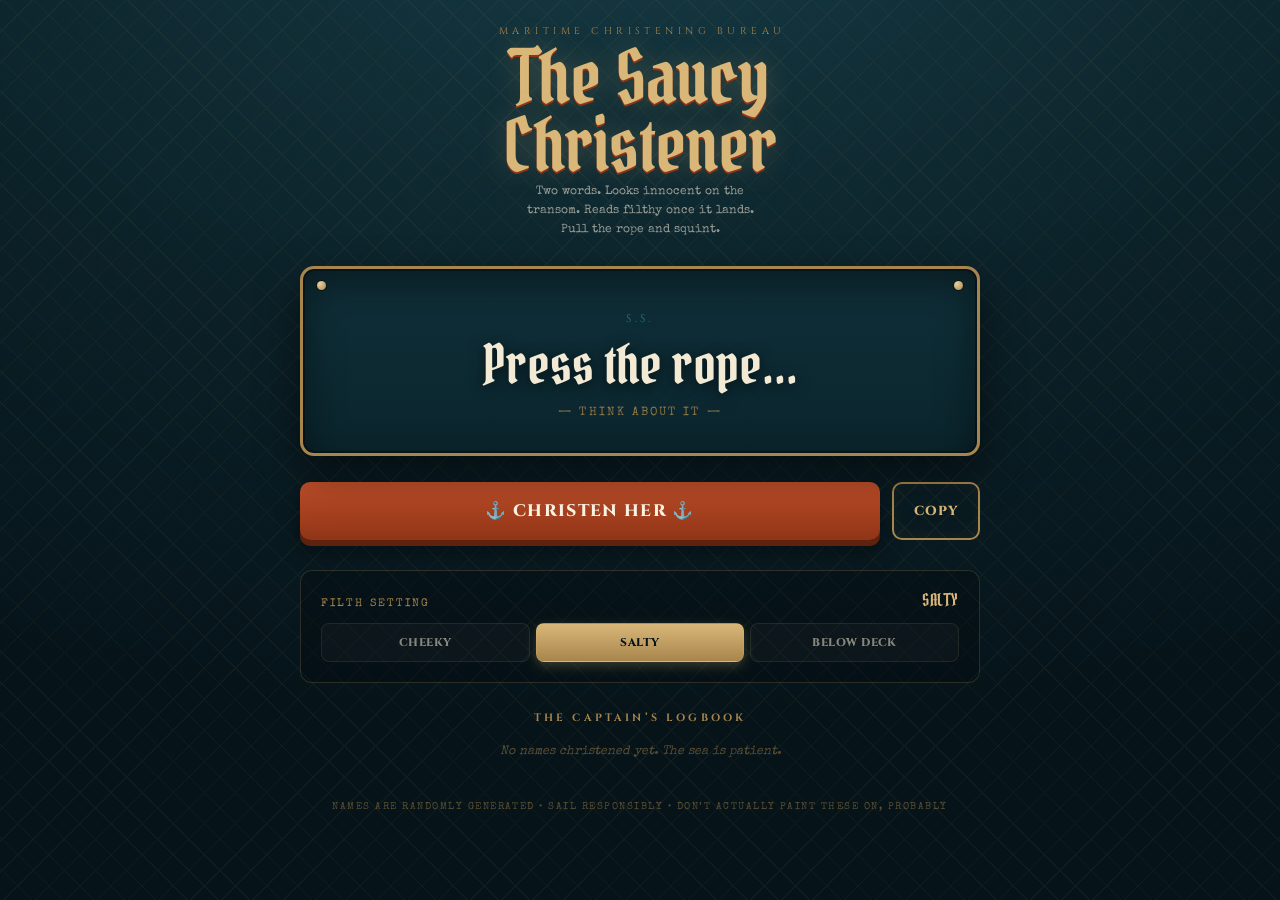
<file: saucy-boat-namer.html>
<!DOCTYPE html>
<html lang="en">
<head>
<meta charset="UTF-8">
<meta name="viewport" content="width=device-width, initial-scale=1.0">
<title>The Saucy Christener — Dirty Boat Name Generator</title>
<style>
  @import url('https://fonts.googleapis.com/css2?family=Pirata+One&family=Special+Elite&family=Cinzel:wght@600;800&display=swap');

  :root{
    --brine:#0b2027;
    --brine-2:#10303a;
    --rope:#d9b779;
    --rope-dim:#a8854c;
    --foam:#f3ead6;
    --rust:#c2502a;
    --rust-deep:#8f3417;
    --ink:#06141a;
    --teal:#2a7d77;
  }

  *{box-sizing:border-box;margin:0;padding:0;}

  html,body{height:100%;}

  body{
    font-family:'Special Elite', 'Courier New', monospace;
    background:
      radial-gradient(120% 90% at 50% -10%, #163a44 0%, var(--brine) 55%, var(--ink) 100%);
    color:var(--foam);
    min-height:100vh;
    display:flex;
    flex-direction:column;
    align-items:center;
    padding:24px 16px 60px;
    overflow-x:hidden;
  }

  /* faint rope-net texture overlay */
  body::before{
    content:"";
    position:fixed;
    inset:0;
    pointer-events:none;
    opacity:.05;
    background-image:
      repeating-linear-gradient(45deg, var(--rope) 0 1px, transparent 1px 22px),
      repeating-linear-gradient(-45deg, var(--rope) 0 1px, transparent 1px 22px);
    z-index:0;
  }

  .deck{
    position:relative;
    z-index:1;
    width:100%;
    max-width:680px;
    display:flex;
    flex-direction:column;
    align-items:center;
  }

  .eyebrow{
    font-family:'Cinzel', serif;
    letter-spacing:.45em;
    text-transform:uppercase;
    font-size:.62rem;
    color:var(--rope-dim);
    margin-bottom:6px;
    padding-left:.45em;
  }

  h1{
    font-family:'Pirata One', cursive;
    font-weight:400;
    font-size:clamp(2.7rem, 9vw, 4.6rem);
    line-height:.92;
    text-align:center;
    color:var(--rope);
    text-shadow:0 2px 0 var(--rust-deep), 0 0 28px rgba(217,183,121,.25);
    margin-bottom:4px;
  }

  .sub{
    text-align:center;
    color:var(--foam);
    opacity:.6;
    font-size:.78rem;
    max-width:34ch;
    margin:0 auto 26px;
    line-height:1.5;
  }

  /* The plaque where the name appears */
  .plaque{
    width:100%;
    background:
      linear-gradient(180deg, var(--brine-2), #0a242c);
    border:3px solid var(--rope-dim);
    border-radius:14px;
    box-shadow:
      inset 0 0 0 2px rgba(0,0,0,.35),
      inset 0 14px 40px rgba(0,0,0,.45),
      0 18px 40px rgba(0,0,0,.5);
    padding:38px 26px 30px;
    text-align:center;
    position:relative;
    min-height:190px;
    display:flex;
    flex-direction:column;
    justify-content:center;
    overflow:hidden;
  }

  /* rivets */
  .plaque::before,.plaque::after{
    content:"";
    position:absolute;
    top:12px;
    width:9px;height:9px;border-radius:50%;
    background:radial-gradient(circle at 30% 30%, #e9d2a0, var(--rope-dim));
    box-shadow:0 0 0 1px rgba(0,0,0,.4);
  }
  .plaque::before{left:14px;}
  .plaque::after{right:14px;}

  .prefix{
    font-family:'Cinzel',serif;
    letter-spacing:.3em;
    font-size:.7rem;
    color:var(--teal);
    text-transform:uppercase;
    margin-bottom:10px;
  }

  .theName{
    font-family:'Pirata One', cursive;
    font-size:clamp(2rem, 7.5vw, 3.4rem);
    line-height:1.04;
    color:var(--foam);
    text-shadow:0 2px 14px rgba(0,0,0,.6);
    transition:opacity .12s ease;
    word-break:break-word;
  }

  .hailing{
    margin-top:14px;
    font-size:.72rem;
    letter-spacing:.18em;
    text-transform:uppercase;
    color:var(--rope-dim);
    opacity:.85;
  }

  .controls{
    display:flex;
    flex-wrap:wrap;
    gap:12px;
    justify-content:center;
    margin-top:26px;
    width:100%;
  }

  button{
    font-family:'Cinzel', serif;
    font-weight:800;
    letter-spacing:.08em;
    text-transform:uppercase;
    cursor:pointer;
    border:none;
    border-radius:10px;
    transition:transform .08s ease, filter .15s ease, box-shadow .15s ease;
  }

  .btn-main{
    flex:1 1 240px;
    font-size:1.05rem;
    padding:18px 22px;
    color:#fff5e4;
    background:linear-gradient(180deg, var(--rust), var(--rust-deep));
    box-shadow:0 6px 0 #5e220e, 0 10px 22px rgba(0,0,0,.45);
  }
  .btn-main:hover{filter:brightness(1.08);}
  .btn-main:active{transform:translateY(4px);box-shadow:0 2px 0 #5e220e, 0 6px 14px rgba(0,0,0,.4);}

  .btn-ghost{
    flex:0 1 auto;
    font-size:.82rem;
    padding:18px 20px;
    color:var(--rope);
    background:transparent;
    border:2px solid var(--rope-dim);
    box-shadow:inset 0 0 18px rgba(217,183,121,.06);
  }
  .btn-ghost:hover{background:rgba(217,183,121,.1);}
  .btn-ghost:active{transform:translateY(2px);}
  .btn-ghost.copied{color:var(--teal);border-color:var(--teal);}

  /* filth dial */
  .dial{
    margin-top:30px;
    width:100%;
    background:rgba(0,0,0,.22);
    border:1px solid rgba(217,183,121,.18);
    border-radius:12px;
    padding:18px 20px 20px;
  }
  .dial-label{
    display:flex;justify-content:space-between;align-items:baseline;
    font-size:.66rem;letter-spacing:.2em;text-transform:uppercase;
    color:var(--rope-dim);margin-bottom:12px;
  }
  .dial-label b{font-family:'Pirata One',cursive;font-size:1.05rem;letter-spacing:.05em;color:var(--rope);font-weight:400;}

  .seg{display:flex;gap:6px;}
  .seg button{
    flex:1;
    font-size:.7rem;
    padding:11px 4px;
    color:var(--foam);
    background:rgba(243,234,214,.05);
    border:1px solid rgba(217,183,121,.2);
    border-radius:8px;
    opacity:.55;
    letter-spacing:.04em;
  }
  .seg button.active{
    opacity:1;
    color:var(--ink);
    background:linear-gradient(180deg,var(--rope),var(--rope-dim));
    box-shadow:0 4px 12px rgba(217,183,121,.25);
  }

  .logbook{
    margin-top:28px;width:100%;
  }
  .logbook h2{
    font-family:'Cinzel',serif;font-size:.66rem;letter-spacing:.3em;
    text-transform:uppercase;color:var(--rope-dim);
    text-align:center;margin-bottom:12px;
  }
  .log-list{list-style:none;display:flex;flex-direction:column;gap:7px;}
  .log-list li{
    font-family:'Pirata One',cursive;
    font-size:1.15rem;
    color:var(--foam);
    background:rgba(255,255,255,.03);
    border-left:3px solid var(--rust);
    padding:9px 14px;
    border-radius:0 8px 8px 0;
    display:flex;justify-content:space-between;align-items:center;
    gap:10px;
    opacity:0;
    animation:slideIn .35s ease forwards;
  }
  .log-list li .mini-copy{
    font-family:'Special Elite',monospace;
    font-size:.62rem;letter-spacing:.1em;text-transform:uppercase;
    color:var(--rope-dim);cursor:pointer;flex-shrink:0;
    border:1px solid transparent;padding:3px 7px;border-radius:5px;
  }
  .log-list li .mini-copy:hover{border-color:var(--rope-dim);color:var(--rope);}
  @keyframes slideIn{from{opacity:0;transform:translateX(-8px);}to{opacity:1;transform:none;}}

  .empty{
    text-align:center;color:var(--rope-dim);opacity:.5;
    font-size:.78rem;font-style:italic;padding:8px;
  }

  footer{
    margin-top:36px;font-size:.62rem;letter-spacing:.15em;
    text-transform:uppercase;color:var(--rope-dim);opacity:.5;text-align:center;
  }

  @media (prefers-reduced-motion: reduce){
    *{animation:none!important;transition:none!important;}
  }
</style>
</head>
<body>
  <div class="deck">
    <div class="eyebrow">Maritime Christening Bureau</div>
    <h1>The Saucy<br>Christener</h1>
    <p class="sub">Two words. Looks innocent on the transom. Reads filthy once it lands. Pull the rope and squint.</p>

    <div class="plaque">
      <div class="prefix" id="prefix">S.S.</div>
      <div class="theName" id="name">Press the rope&hellip;</div>
      <div class="hailing" id="hailing">— think about it —</div>
    </div>

    <div class="controls">
      <button class="btn-main" id="generate">⚓ Christen Her ⚓</button>
      <button class="btn-ghost" id="copy">Copy</button>
    </div>

    <div class="dial">
      <div class="dial-label"><span>Filth Setting</span> <b id="dialName">Salty</b></div>
      <div class="seg" id="seg">
        <button data-level="0">Cheeky</button>
        <button data-level="1" class="active">Salty</button>
        <button data-level="2">Below Deck</button>
      </div>
    </div>

    <div class="logbook">
      <h2>The Captain&rsquo;s Logbook</h2>
      <ul class="log-list" id="log"></ul>
      <p class="empty" id="emptyMsg">No names christened yet. The sea is patient.</p>
    </div>

    <footer>Names are randomly generated &bull; Sail responsibly &bull; Don&rsquo;t actually paint these on, probably</footer>
  </div>

<script>
(function(){
  // ---- Two-word pun names. Innocent on the surface, sorry once it lands. ----
  // level 0 = cheeky (mild groaner), 1 = salty (clear once you think), 2 = below deck (you'll regret it)
  // Hand-written so each one actually works as a pun, not random mashups.
  // ---- Combinatorial pun engine ----
  // Slots built so any combination reads as a working double-entendre.
  // level 0 = cheeky, 1 = salty, 2 = below deck. Higher levels unlock spicier fills.

  // -- nautical / watery vocabulary, tiered --
  const naut = {
    soft:["Buoy","Schooner","Dinghy","Marina","Galley","Tide","Wake","Bow","Helm","Sail","Anchor","Mast","Hull","Knot","Reef","Skipper","Current","Harbour","Breeze","Cove","Ducky","Paddle","Rudder","Compass","Barnacle","Guppy","Minnow","Skiff","Canoe","Pontoon"],
    mid:["Mast","Poop Deck","Stern","Aft","Rudder","Tiller","Rod","Tackle","Buoy","Keel","Riggin'","Mainsheet","Shaft","Berth","Winch","Tug","Bilge","Dinghy","Paddle","Dipstick","Bunk","Hatch","Nozzle","Blowhole","Cockpit"],
    spicy:["Aft Crack","Poop Chute","Stiff Mast","Wet Deck","Rear Berth","Stern Crack","Long Shaft","Tight Berth","Mizzen","Dinghy","Nozzle","Cockpit","Blowhole","Dipstick","Wide Beam","Moist Hatch","Back Berth"]
  };

  // -- "innocent" front words that hide a second meaning --
  const adj = {
    0:["Salty","Nauti","Reel","Knotty","Foggy","Misty","Sandy","Lazy","Tipsy","Breezy","Wavy","Buoyant","High","Wet","Cool","Frisky","Cheeky","Rubber","Slippery","Bouncy","Perky","Wobbly","Jolly","Randy","Cozy"],
    1:["Stiff","Hard","Wet","Loose","Deep","Long","Wide","Slippery","Heavy","Throbbin'","Bouncin'","Quiverin'","Sloppy","Bareback","Naughty","Frisky","Randy","Swollen","Greasy","Rigid","Bulging","Steamy","Rear","Firm","Puffy"],
    2:["Throbbin'","Bulging","Stiff","Dripping","Gaping","Moist","Greasy","Swollen","Pulsing","Bareback","Filthy","Sloppy","Aching","Bottomless","Reekin'","Rigid","Slippery","Steamy","Heaving","Quiverin'","Rammed","Puffy","Rear","Oily","Sticky"]
  };

  // -- rude-sounding nouns (the payload of the pun) --
  const naughtyNoun = {
    0:["Bottom","Booty","Buns","Cheeks","Rump","Behind","Caboose","Bits","Bosom","Knockers","Melons","Dumplings","Wobblers","Bloomers","Knickers","Trunks","Tush","Fanny","Keister","Duff"],
    1:["Booty","Buns","Caboose","Junk","Package","Melons","Knockers","Hooters","Jugs","Wood","Woody","Trouser Trout","Love Muscle","Fun Bags","Nether Regions","Backside","Bum","Rack","Undercarriage","Bishop"],
    2:["Junk","Package","Wood","Woody","Trouser Trout","Love Muscle","Bishop","Trouser Snake","Beaver","Muff","Rack","Melons","Cheeks","Backdoor","Undercarriage","Meat & Two Veg","Todger","Knob","Wanger","Schlong"]
  };

  // -- pun "persons" (kept subtle/clever, dropped the crude ones) --
  const persons = {
    0:["Salty Skipper","Sir Osis","Cap'n Obvious","Ol' Barnacle","Reel McCoy","Wandering Willy","Randy Skipper","Sir Reels-a-Lot","Cap'n Crunch"],
    1:["Wayne Kerr","Rear Admiral","Pearl Diver","Randy Roger","Long John","Willy Makeit","Rusty Trombone","Sir Loin","Chester Drawers","Rod Steele"],
    2:["Wayne Kerr","Rod Steele","Long John","Rusty Trombone","Randy Roger","Dick Van Dyke-ish Rod","Peter Longfellow","Woody Johnson","Rod Holder","Harry Sack"]
  };

  // -- verbs/actions (gerunds/imperatives) --
  const verb = {
    0:["Bobbin'","Cruisin'","Driftin'","Splashin'","Reelin'","Sailin'","Trollin'","Ticklin'","Squeezin'","Jigglin'","Bouncin'","Teasin'"],
    1:["Tug","Stroke","Pull","Crank","Yank","Bait","Mount","Ride","Bang","Spank","Grind","Stuff","Rub","Squeeze","Jiggle","Fondle","Grease"],
    2:["Pound","Bang","Stuff","Ram","Drill","Grind","Slap","Stroke","Yank","Plow","Mount","Squeeze","Hammer","Rub","Wax","Fondle","Grease"]
  };

  // -- objects for verbs --
  const obj = {
    0:["the Buoy","the Ducky","the Dinghy","the Riggin'","the Anchor","the Paddle","the Tackle","the Wobblers","the Melons","the Bloomers"],
    1:["the Mast","the Riggin'","the Shaft","the Buoys","the Tackle","the Bishop","the Woody","the Package","the Trouser Trout","the Dinghy","the Nozzle"],
    2:["the Bishop","the Trouser Trout","the Beaver","the Package","the Shaft","the Muff","the Wood","the Todger","the Knob","the Undercarriage"]
  };

  // -- groaner word-play pairs --
  const groanLead = ["Reel","Sea","Knot","Buoy","Aqua","Nauti","Pier","Hull","Sail","Wave","Dock","Ship","Bass","Cod","Fin","Shore","Ferry","Oar"];
  const groanTail = {
    0:["Lucky","Therapy","Tease","Happy","Big Deal","Talker","Review","Yeah","La Vie","Goodbye","Holic","Senorita","Pressure","Working","Steal","Deal","Affair","Note","Naughty","Frisky","Tickler"],
    1:["Hooker","Stiff One","Big One","Tug","Deep","Hard","Tease","Banger","Stroker","Pleaser","Hungry","Loose","Slick","Wet","Randy","Naughty","Rubber","Squeezer","Tickler","Bandit"],
    2:["Hooker","Banger","Stuffer","Pounder","Stroker","Squeezer","Hard-On","Pleaser","Filth","Tease","Plower","Drilla","Rammer","Grinder","Slapper","Randy","Beaver","Muncher"]
  };

  // -- "Rubb'er ___" and similar apostrophe-innuendo builders --
  const rubberVerb = ["Rubb","Squeez","Spank","Tickl","Grab","Slapp","Grop","Fondl","Pok","Pinch","Jiggl","Lick"];
  const rubberNoun = {
    0:["er Ducky","er Buns","er Melons","er Bottom","er Wobblers","er Bloomers","er Behind","er Buoys","er Dinghy","er Cheeks"],
    1:["er Melons","er Buoys","er Package","er Woody","er Rack","er Bishop","er Junk","er Trout","er Knockers","er Backside"],
    2:["er Beaver","er Bishop","er Package","er Muff","er Wood","er Knob","er Rack","er Todger","er Undercarriage","er Trout"]
  };

  // -- tier helper --
  function nautFor(lvl){
    if(lvl===0) return pick(naut.soft);
    if(lvl===1) return pick([...naut.soft, ...naut.mid]);
    return pick([...naut.mid, ...naut.spicy]);
  }

  // ---- templates ----
  const templates = [
    (l)=> `${pick(adj[l])} ${nautFor(l)}`,                         // Rubber Dinghy, Stiff Mast
    (l)=> `${pick(adj[l])} ${pick(naughtyNoun[l])}`,               // Wet Wobblers, Bouncy Buns
    (l)=> `${pick(adj[l])} & ${pick(["Wild","Salty","Loose","Stiff","Ready","Willing","Hard","Reckless","Bothered","Randy"])}`, // Wet & Wild
    (l)=> `${pick(groanLead)} ${pick(groanTail[l])}`,              // Reel Hooker, Knot Naughty
    (l)=> `${pick(verb[l])} ${pick(obj[l])}`,                      // Squeeze the Melons, Tug the Bishop
    (l)=> `${pick(persons[l])}`,                                   // Wayne Kerr, Rear Admiral
    (l)=> `${pick(rubberVerb)}'${pick(rubberNoun[l])}`,           // Rubb'er Ducky, Squeez'er Melons
    (l)=> `${pick(adj[l])} ${pick(["Bandit","Baron","Captain","Cowboy","Wizard","Warrior","Beast","Machine","King","Legend"])}`, // Wet Bandit
    (l)=> `${nautFor(l)} ${pick(["McSqueeze","O'Tool","von Tickle","McStroke","McNaughty","McHard","O'Riley","McFrisky","O'Grady","McKnob"])}`,
    (l)=> { const n=pick(["Two","Three","Quick","Four"]); const w=pick(["Pumps","Strokes","Knots","Tugs","Yanks","Pulls","Squeezes","Jiggles"]); return `${n} ${w}`; },
    (l)=> `${pick(["Wax","Choke","Hoist","Grip","Polish","Crank","Pull","Stroke","Grease"])} the ${pick(["Mast","Mainsail","Shaft","Anchor","Riggin'","Rod","Halyard","Dinghy","Nozzle"])}`,
    (l)=> `${pick(["Blow","Poop","Rear","Aft","Wet","Back"])} ${pick(["Hole","Deck","Berth","Hatch","End","Door"])}`.replace(/^Blow Hole$/,'Blowhole')
  ];

  // explainer hints — the "oh no" once you read it. Keyed loosely by feel.
  const ports = [
    "you'll get it in a sec","say it out loud","read it twice","sorry in advance",
    "the marina will know","grandma won't notice. probably","keep it classy",
    "for the brave","christen responsibly","no takebacks","Davey Jones approved",
    "the harbourmaster sighed"
  ];

  function pick(arr){ return arr[Math.floor(Math.random()*arr.length)]; }

  // generate from a random template; avoid repeating any of the last N names
  const recent = [];
  const RECENT_MAX = 25;
  function nextName(lvl){
    let n, guard = 0;
    do {
      const tpl = pick(templates);
      n = tpl(lvl).replace(/\s+/g,' ').trim();
      guard++;
    } while(recent.includes(n) && guard < 40);
    recent.push(n);
    if(recent.length > RECENT_MAX) recent.shift();
    return n;
  }

  const prefixes = ["S.S.","H.M.S.","The","Ol'","The Good Ship","M/V","Captain's"];

  let level = 1;
  const dialNames = ["Cheeky","Salty","Below Deck"];
  const log = [];

  const $name = document.getElementById('name');
  const $prefix = document.getElementById('prefix');
  const $hailing = document.getElementById('hailing');
  const $logEl = document.getElementById('log');
  const $empty = document.getElementById('emptyMsg');
  const $copy = document.getElementById('copy');
  const $dialName = document.getElementById('dialName');

  function generate(){
    const core = nextName(level);
    const prefix = pick(prefixes);
    const port = pick(ports);

    // animate swap
    $name.style.opacity = 0;
    setTimeout(()=>{
      $prefix.textContent = prefix;
      $name.textContent = core;
      $hailing.textContent = `— ${port} —`;
      $name.style.opacity = 1;
    }, 110);

    const full = `${prefix} ${core}`.replace(/\s+/g,' ').trim();
    addToLog(full);
  }

  function addToLog(full){
    log.unshift(full);
    if(log.length>8) log.pop();
    renderLog();
  }

  function renderLog(){
    $empty.style.display = log.length ? 'none' : 'block';
    $logEl.innerHTML = '';
    log.forEach(n=>{
      const li = document.createElement('li');
      const span = document.createElement('span');
      span.textContent = n;
      const cp = document.createElement('span');
      cp.className = 'mini-copy';
      cp.textContent = 'copy';
      cp.addEventListener('click', ()=>copyText(n, cp));
      li.appendChild(span);
      li.appendChild(cp);
      $logEl.appendChild(li);
    });
  }

  function copyText(text, el){
    navigator.clipboard?.writeText(text).then(()=>{
      const old = el ? el.textContent : null;
      if(el){ el.textContent='✓ aye'; setTimeout(()=>el.textContent=old,1200); }
    }).catch(()=>{});
  }

  document.getElementById('generate').addEventListener('click', generate);

  $copy.addEventListener('click', ()=>{
    const full = `${$prefix.textContent} ${$name.textContent}`.trim();
    if($name.textContent.includes('Press the rope')) return;
    copyText(full);
    $copy.textContent='✓ Copied';
    $copy.classList.add('copied');
    setTimeout(()=>{$copy.textContent='Copy';$copy.classList.remove('copied');},1300);
  });

  // filth dial
  document.getElementById('seg').addEventListener('click', (e)=>{
    const b = e.target.closest('button');
    if(!b) return;
    level = parseInt(b.dataset.level,10);
    [...document.querySelectorAll('#seg button')].forEach(x=>x.classList.remove('active'));
    b.classList.add('active');
    $dialName.textContent = dialNames[level];
  });

  // keyboard: spacebar / enter to christen
  document.addEventListener('keydown',(e)=>{
    if(e.code==='Space' || e.code==='Enter'){
      if(document.activeElement.tagName==='BUTTON') return;
      e.preventDefault(); generate();
    }
  });
})();
</script>
</body>
</html>
</file>
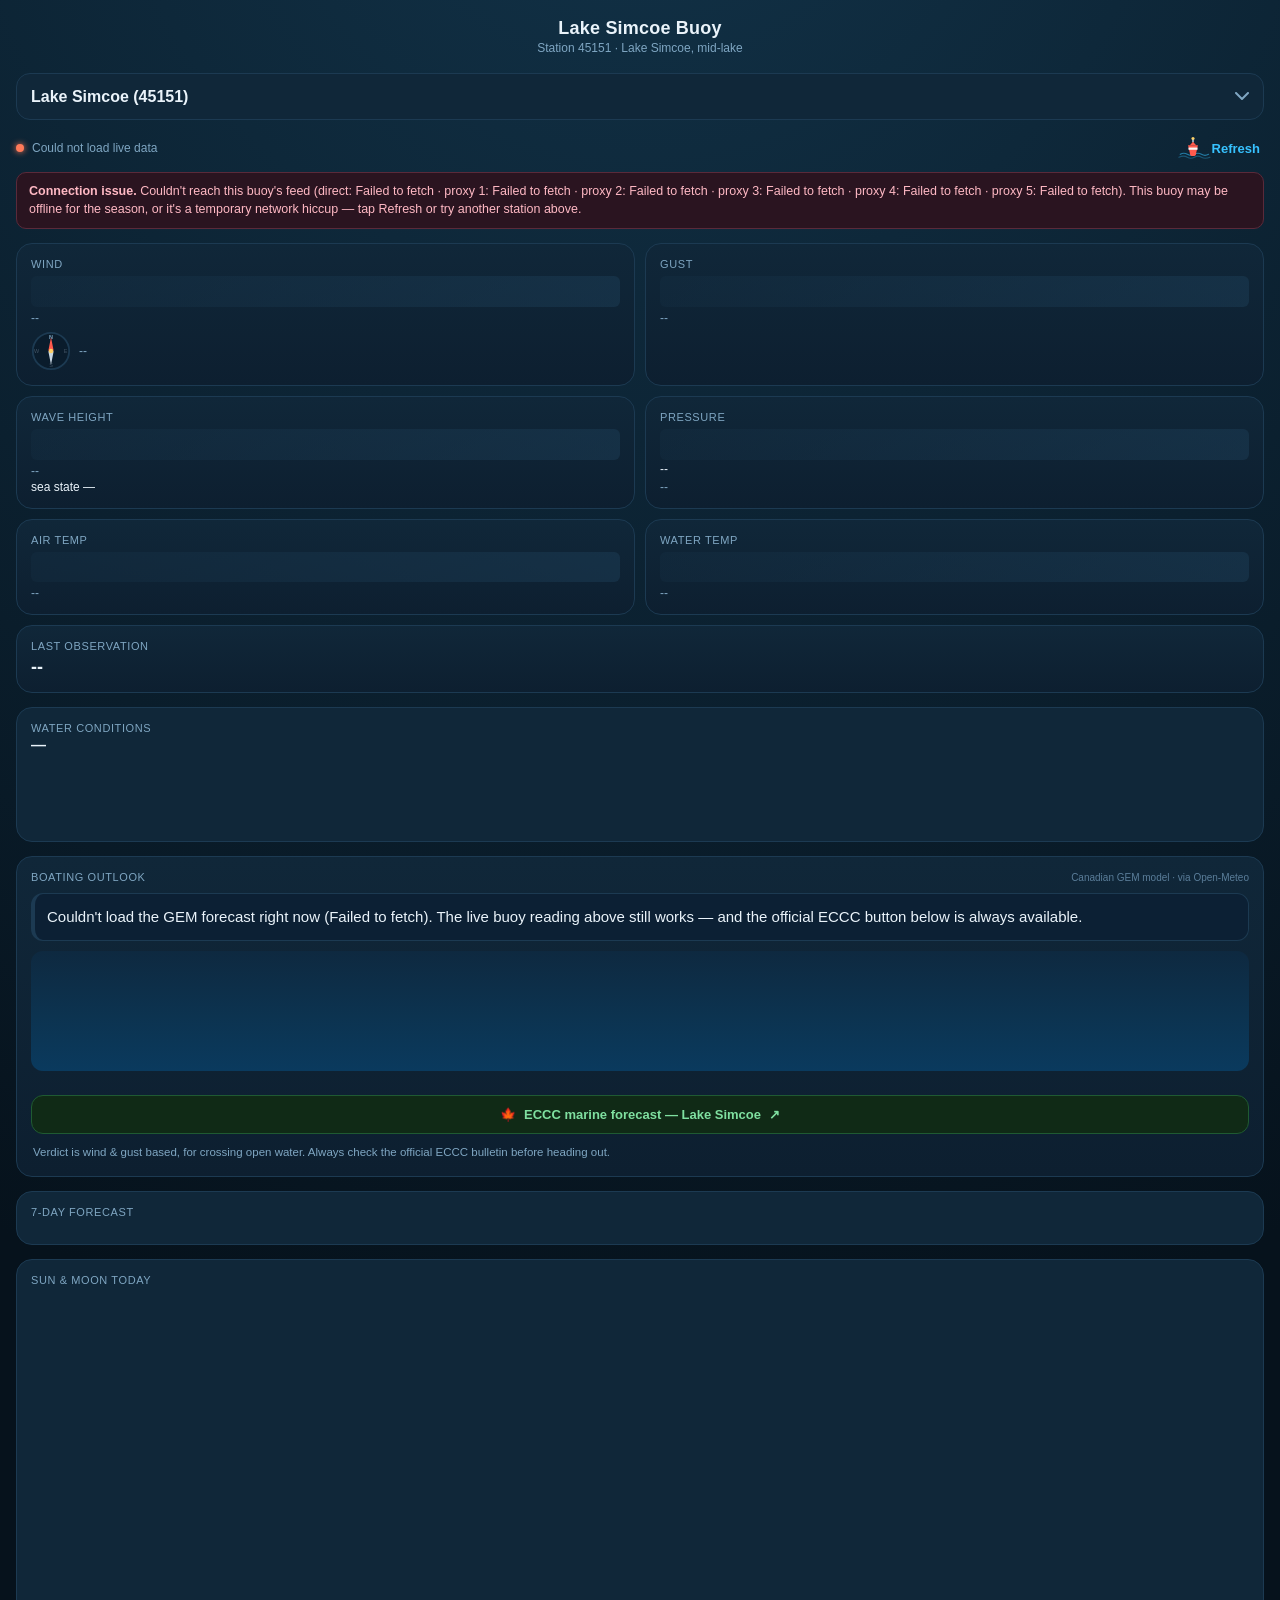
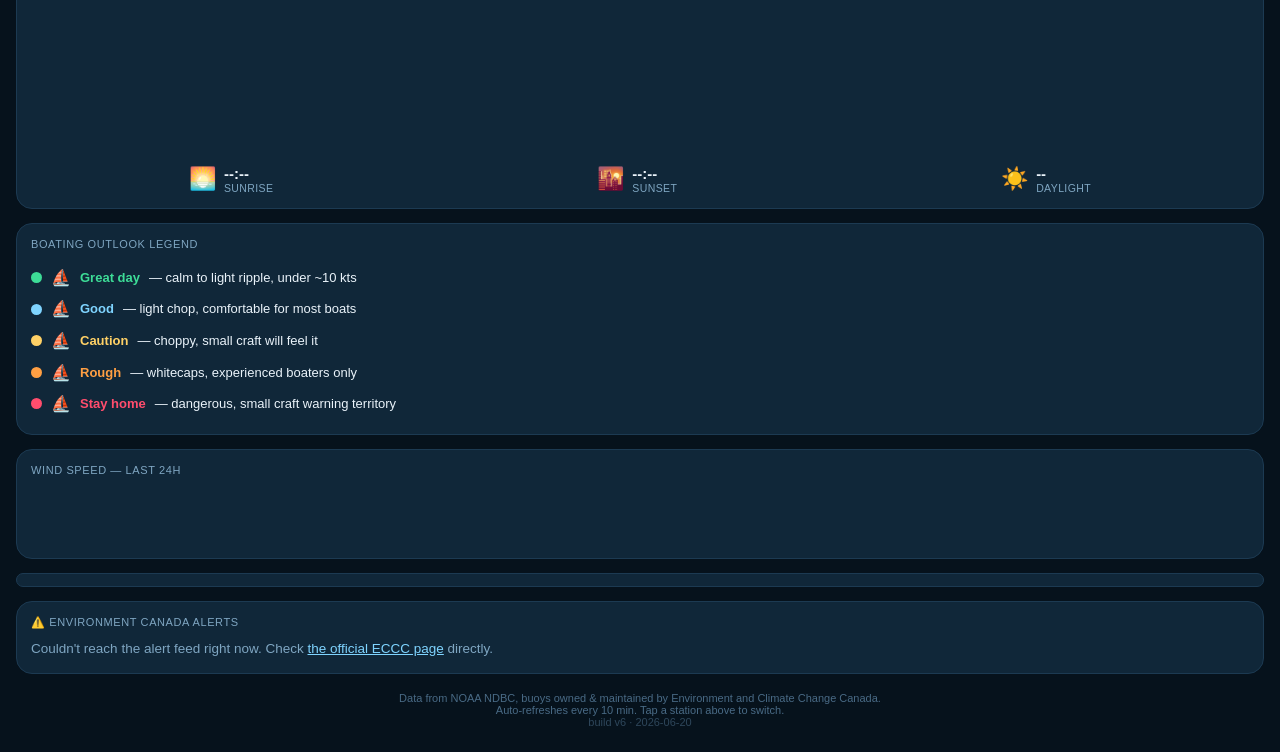
<file: trent-severn-buoys-v6.html>
<!DOCTYPE html>
<html lang="en">
<head>
<meta charset="UTF-8">
<meta name="viewport" content="width=device-width, initial-scale=1.0, maximum-scale=1.0">
<title>Trent-Severn / Georgian Bay Buoys</title>
<style>
  :root{
    --bg:#06121c; --card:#0d1f30; --card2:#102739; --line:#1c3a52;
    --txt:#eaf3fa; --sub:#7fa6c2; --accent:#37c2ff; --warn:#ff7a59; --good:#3ddc97; --danger:#ff4d6d;
  }
  *{box-sizing:border-box; -webkit-tap-highlight-color:transparent;}
  body{
    margin:0; font-family:-apple-system,BlinkMacSystemFont,"Segoe UI",Roboto,sans-serif;
    background:radial-gradient(circle at 50% -10%, #123349 0%, var(--bg) 60%);
    color:var(--txt); min-height:100vh; padding:env(safe-area-inset-top) 0 24px;
  }
  header{padding:18px 16px 8px; text-align:center;}
  header h1{font-size:18px; margin:0 0 2px; font-weight:600; letter-spacing:.2px;}
  header .sub{font-size:12px; color:var(--sub);}

  .picker{padding:10px 16px 4px;}
  select{
    width:100%; appearance:none; -webkit-appearance:none;
    background:var(--card2) url('data:image/svg+xml;utf8,<svg xmlns="http://www.w3.org/2000/svg" width="14" height="9" viewBox="0 0 14 9"><path d="M1 1l6 6 6-6" stroke="%237fa6c2" stroke-width="2" fill="none" stroke-linecap="round" stroke-linejoin="round"/></svg>') no-repeat right 14px center;
    border:1px solid var(--line); color:var(--txt); font-size:16px; font-weight:600;
    padding:14px 38px 14px 14px; border-radius:14px; outline:none;
  }
  optgroup{color:var(--sub); font-weight:600;}
  option{color:#0a1622; background:#fff; font-weight:500;}

  .statusRow{display:flex; align-items:center; gap:8px; padding:10px 16px 0; font-size:12px; color:var(--sub);}
  .dot{width:8px; height:8px; border-radius:50%; background:#666; flex-shrink:0;}
  .dot.ok{background:var(--good); box-shadow:0 0 6px var(--good);}
  .dot.error{background:var(--warn); box-shadow:0 0 6px var(--warn);}
  .dot.loading{background:var(--accent); animation:pulse 1s infinite;}
  @keyframes pulse{0%,100%{opacity:1}50%{opacity:.3}}
  #refreshBtn{
    margin-left:auto; background:none; border:none; color:var(--accent);
    font-size:13px; font-weight:600; padding:2px 4px;
    display:flex; align-items:center; gap:6px; cursor:pointer;
  }
  #refreshBtn .refreshLabel{ color:var(--accent); }
  .buoyIcon{ display:block; overflow:visible; }
  .buoyBody{ transform-origin:18px 16px; animation:buoyBob 2.6s ease-in-out infinite; }
  .buoyWater path{ animation:waterShift 2.6s ease-in-out infinite; }
  @keyframes buoyBob{
    0%,100%{ transform:translateY(0) rotate(-4deg); }
    50%{ transform:translateY(2.5px) rotate(4deg); }
  }
  @keyframes waterShift{
    0%,100%{ transform:translateX(0); }
    50%{ transform:translateX(-2px); }
  }
  /* While refreshing, bob faster instead of spinning a generic icon */
  #refreshBtn.spinning .buoyBody{ animation-duration:0.7s; }
  #refreshBtn.spinning .buoyWater path{ animation-duration:0.7s; }
  @media (prefers-reduced-motion: reduce){
    .buoyBody, .buoyWater path{ animation:none; }
  }

  .errBox{
    margin:10px 16px 0; padding:10px 12px; background:#2a1420; border:1px solid #5a2a3a;
    border-radius:10px; font-size:12.5px; color:#ffb9c4; line-height:1.4;
  }

  .grid{display:grid; grid-template-columns:1fr 1fr; gap:10px; padding:14px 16px 0;}
  .card{
    background:linear-gradient(180deg,var(--card2),var(--card)); border:1px solid var(--line);
    border-radius:16px; padding:14px; position:relative;
  }
  .card.wide{grid-column:1/-1;}
  .card .label{font-size:11px; text-transform:uppercase; letter-spacing:.6px; color:var(--sub); margin-bottom:6px;}
  .card .val{font-size:28px; font-weight:700; line-height:1.1;}
  .card .unit{font-size:14px; color:var(--sub); font-weight:500; margin-left:2px;}
  .card .meta{font-size:12px; color:var(--sub); margin-top:4px;}
  .skel{color:transparent; background:linear-gradient(90deg,#16314650,#1c3d5680,#16314650); background-size:200% 100%; border-radius:6px; animation:shimmer 1.4s infinite;}
  @keyframes shimmer{0%{background-position:200% 0}100%{background-position:-200% 0}}

  .trend{font-size:12px; margin-top:2px;}
  .trend.up{color:var(--warn);} .trend.down{color:var(--good);}
  .trend.rough{color:var(--danger); font-weight:600;}

  .windDirRow{display:flex; align-items:center; gap:8px; margin-top:6px;}
  .compass{flex-shrink:0;}
  /* needle springs to its new heading with a little overshoot wobble */
  .needle{
    transform-origin:22px 22px;
    transition:transform 0.9s cubic-bezier(0.34, 1.56, 0.64, 1);
  }

  .waveWrap{padding:14px 16px 0;}
  .waveCard{background:var(--card2); border:1px solid var(--line); border-radius:16px; padding:14px; overflow:hidden;}
  .waveCard .label{font-size:11px; text-transform:uppercase; letter-spacing:.6px; color:var(--sub); margin-bottom:2px;}
  .waveCard .seaStateLine{font-size:15px; font-weight:600; margin:2px 0 10px;}
  svg.waveViz{width:100%; height:64px; display:block; overflow:hidden;}
  .waveAnim{animation-name:waveDrift; animation-timing-function:linear; animation-iteration-count:infinite;}
  @keyframes waveDrift{ from{transform:translateX(0);} to{transform:translateX(-300px);} }
  @media (prefers-reduced-motion: reduce){ .waveAnim{animation:none;} }

  .fcWrap{padding:14px 16px 0;}
  .fcCard{background:linear-gradient(180deg,var(--card2),var(--card)); border:1px solid var(--line); border-radius:16px; padding:14px;}
  .fcHead{display:flex; align-items:baseline; justify-content:space-between; margin-bottom:10px;}
  .fcHead .label{font-size:11px; text-transform:uppercase; letter-spacing:.6px; color:var(--sub);}
  .fcHead .src{font-size:10px; color:#5a7d99;}
  .fcHeadline{font-size:15px; line-height:1.45; font-weight:500; padding:12px; border-radius:12px;
              background:#0c2034; border:1px solid var(--line); border-left-width:4px;}
  .fcHeadline b{font-weight:700;}
  .fcBest{font-size:12.5px; color:#9fd9b6; margin:10px 2px 2px;}
  .fcDaily{display:flex; flex-direction:column; gap:8px; margin-top:12px;}
  .fcDay{display:grid; grid-template-columns:62px 1fr; gap:10px; align-items:center;
         background:#0c2034; border:1px solid var(--line); border-radius:10px; padding:10px 11px; border-left-width:4px;}
  .fcDay .dname{font-size:13px; font-weight:700;}
  .fcDay .dsub{font-size:11px; color:var(--sub); margin-top:1px;}
  .fcDay .dverdict{font-size:13px; font-weight:600;}
  .fcDay .dreason{font-size:11.5px; color:var(--sub); margin-top:2px; line-height:1.35;}
  .fcMsg{font-size:11.5px; color:var(--sub); padding:2px; line-height:1.4;}

  /* ---- 7-Day graphical weather strip ---- */
  .wxStripWrap{padding:14px 16px 0;}
  .wxStripCard{background:var(--card2); border:1px solid var(--line); border-radius:16px; padding:14px 0 14px 14px;}
  .wxStripCard .label{font-size:11px; text-transform:uppercase; letter-spacing:.6px; color:var(--sub); margin-bottom:10px; padding-right:14px;}
  .wxStrip{
    display:flex; gap:10px; overflow-x:auto; padding-right:14px; padding-bottom:2px;
    -webkit-overflow-scrolling:touch; scroll-snap-type:x proximity;
  }
  .wxDay{
    flex:0 0 auto; width:96px; scroll-snap-align:start;
    background:linear-gradient(180deg,#102739,#0d1f30); border:1px solid var(--line);
    border-radius:14px; padding:10px 8px 11px; text-align:center;
  }
  .wxDay .wxDname{font-size:12.5px; font-weight:700; margin-bottom:6px;}
  .wxDay .wxScene{width:100%; height:54px; display:block; margin-bottom:6px; overflow:hidden;}
  .wxDay .wxTemps{font-size:12px; font-weight:600; white-space:nowrap;}
  .wxDay .wxTemps .lo{color:var(--sub); font-weight:500;}
  .wxDay .wxRain{font-size:10.5px; color:#6fa8c8; margin-top:3px;}
  .wxBoatGroup{transform-origin:48px 41px; animation:boatRock 3s ease-in-out infinite;}
  .wxSunRays{transform-origin:22px 14px; animation:sunSpin 18s linear infinite;}
  /* Mini waves drift by exactly one wavelength (16px) so the loop is seamless.
     translate3d nudges both engines to composite on the GPU for stable, jank-free motion. */
  .wxSeaA{animation:wxWaveDrift 2.8s linear infinite; will-change:transform;}
  .wxSeaB{animation:wxWaveDrift 4.2s linear infinite; will-change:transform;}
  @keyframes wxWaveDrift{
    from{transform:translate3d(0,0,0);}
    to{transform:translate3d(-16px,0,0);}
  }
  @media (prefers-reduced-motion: reduce){
    .wxBoatGroup, .wxSunRays, .wxSeaA, .wxSeaB{animation:none;}
  }

  /* ---- Sun & Moon scene ---- */
  .sunWrap{padding:14px 16px 0;}
  .sunCard{background:var(--card2); border:1px solid var(--line); border-radius:16px; padding:14px;}
  .sunCard .label{font-size:11px; text-transform:uppercase; letter-spacing:.6px; color:var(--sub); margin-bottom:10px;}
  .sunScene{width:100%; border-radius:12px; overflow:hidden;}
  .sunScene svg{width:100%; height:auto; display:block;}
  .sunTimes{display:flex; justify-content:space-around; margin-top:12px; flex-wrap:wrap; gap:8px;}
  .sunBlk{display:flex; align-items:center; gap:8px;}
  .sunBlk .sunIco{font-size:22px;}
  .sunBlk .sunT{font-size:15px; font-weight:700;}
  .sunBlk .sunL{font-size:10.5px; color:var(--sub); text-transform:uppercase; letter-spacing:.4px;}
  .sunChar{animation:sunBob 4s ease-in-out infinite;}
  @keyframes sunBob{0%,100%{transform:translateY(0);}50%{transform:translateY(-4px);}}
  .sunGlasses{animation:glassGlint 3.5s ease-in-out infinite;}
  @keyframes glassGlint{0%,88%,100%{opacity:1;}94%{opacity:0.5;}}
  .moonChar{animation:moonBob 5s ease-in-out infinite;}
  @keyframes moonBob{0%,100%{transform:translateY(0);}50%{transform:translateY(-3px);}}
  .zzz{animation:zzzFloat 3.2s ease-in-out infinite; opacity:0;}
  @keyframes zzzFloat{0%{opacity:0; transform:translate(0,0) scale(0.8);}25%{opacity:1;}100%{opacity:0; transform:translate(7px,-12px) scale(1.1);}}
  .hideCloud{animation:cloudShy 6s ease-in-out infinite;}
  @keyframes cloudShy{0%,100%{transform:translateX(0);}50%{transform:translateX(7px);}}
  .twinkle{animation:twk 2.5s ease-in-out infinite;}
  @keyframes twk{0%,100%{opacity:0.25;}50%{opacity:1;}}
  @media (prefers-reduced-motion: reduce){
    .sunChar,.sunGlasses,.moonChar,.zzz,.hideCloud,.twinkle{animation:none; opacity:1;}
  }

  /* ---- Legend ---- */
  .legendWrap{padding:14px 16px 0;}
  .legendCard{background:var(--card2); border:1px solid var(--line); border-radius:16px; padding:14px;}
  .legendCard .label{font-size:11px; text-transform:uppercase; letter-spacing:.6px; color:var(--sub); margin-bottom:12px;}
  .legendRow{display:flex; align-items:center; gap:9px; font-size:13px; color:var(--txt); padding:5px 0; line-height:1.35;}
  .legendRow b{font-weight:700;}
  .legDot{width:11px; height:11px; border-radius:50%; flex:0 0 auto;}
  .legBoat{font-size:16px; flex:0 0 auto; display:inline-block; transform-origin:center bottom;}
  .legCalm{animation:legRcalm 4s ease-in-out infinite;}
  .legGood{animation:legR 3s ease-in-out infinite;}
  .legCaut{animation:legR 2s ease-in-out infinite;}
  .legRough{animation:legR 1.1s ease-in-out infinite;}
  .legStorm{animation:legR 0.6s ease-in-out infinite;}
  @keyframes legR{0%,100%{transform:rotate(-7deg);}50%{transform:rotate(7deg);}}
  @keyframes legRcalm{0%,100%{transform:rotate(-2deg);}50%{transform:rotate(2deg);}}
  @media (prefers-reduced-motion: reduce){
    .legCalm,.legGood,.legCaut,.legRough,.legStorm{animation:none;}
  }

  /* ---- Alerts ---- */
  .alertWrap{padding:14px 16px 0;}
  .alertCard{background:var(--card2); border:1px solid var(--line); border-radius:16px; padding:14px;}
  .alertCard .label{font-size:11px; text-transform:uppercase; letter-spacing:.6px; color:var(--sub); margin-bottom:10px;}
  .alertBody{font-size:13.5px; line-height:1.5; color:var(--sub);}
  .alertItem{background:rgba(255,77,109,0.12); border:1px solid rgba(255,77,109,0.4); border-radius:10px; padding:11px 12px; margin-bottom:8px;}
  .alertItem .aTitle{font-weight:700; color:#ff9f8a; font-size:14px; margin-bottom:3px;}
  .alertItem .aDesc{font-size:12.5px; color:var(--txt); line-height:1.45;}
  .alertClear{display:flex; align-items:center; gap:8px; color:#3ddc97; font-weight:600;}
  .alertClear .chk{font-size:18px;}

  /* ---- Boat-o-meter: kid-friendly conditions animation ---- */
  .boatScene{position:relative; height:120px; margin:10px 0 4px; border-radius:12px; overflow:hidden;
             background:linear-gradient(180deg,#0e2940 0%,#0c3350 55%,#0a3a5e 100%);}
  .boatScene svg{position:absolute; inset:0; width:100%; height:100%;}
  .boatGroup{transform-origin:150px 78px; animation:boatRock 3s ease-in-out infinite;}
  @keyframes boatRock{0%,100%{transform:rotate(var(--rk,4deg)) translateY(0);}
                      50%{transform:rotate(calc(var(--rk,4deg) * -1)) translateY(var(--bob,2px));}}
  .rkCalm{--rk:2deg;  --bob:1px; animation-duration:4.5s;}
  .rkGood{--rk:4deg;  --bob:2px; animation-duration:3.4s;}
  .rkCaut{--rk:7deg;  --bob:4px; animation-duration:2.2s;}
  .rkRough{--rk:12deg;--bob:7px; animation-duration:1.3s;}
  .rkStorm{--rk:18deg;--bob:10px;animation-duration:0.85s;}
  .seaA{animation:seaDrift 4s linear infinite;}
  .seaB{animation:seaDrift 6s linear infinite reverse;}
  @keyframes seaDrift{from{transform:translateX(0);}to{transform:translateX(-40px);}}
  .sunRays{transform-origin:60px 34px; animation:sunSpin 18s linear infinite;}
  @keyframes sunSpin{to{transform:rotate(360deg);}}
  .cloudDrift{animation:cloudMove 9s ease-in-out infinite;}
  @keyframes cloudMove{0%,100%{transform:translateX(-6px);}50%{transform:translateX(10px);}}
  .bolt{animation:boltFlash 2.4s steps(1) infinite;}
  @keyframes boltFlash{0%,92%,100%{opacity:0;}94%,98%{opacity:1;}}
  .rain line{animation:rainFall 0.7s linear infinite;}
  @keyframes rainFall{from{transform:translateY(-6px);opacity:0;}30%{opacity:1;}to{transform:translateY(14px);opacity:0;}}
  @media (prefers-reduced-motion: reduce){
    .boatGroup,.seaA,.seaB,.sunRays,.cloudDrift,.bolt,.rain line{animation:none;}
  }

  .ecccBtn{display:flex; align-items:center; justify-content:center; gap:8px;
           margin-top:12px; padding:11px; border-radius:12px; text-decoration:none;
           background:#102a16; border:1px solid #1f5a32; color:#7fe0a0; font-size:13px; font-weight:600;}

  .sparkWrap{padding:14px 16px 0;}
  .sparkCard{background:var(--card2); border:1px solid var(--line); border-radius:16px; padding:14px;}
  .sparkCard .label{font-size:11px; text-transform:uppercase; letter-spacing:.6px; color:var(--sub); margin-bottom:8px;}
  svg.spark{width:100%; height:60px; display:block;}

  .logWrap{padding:14px 16px 0;}
  .logCard{background:var(--card2); border:1px solid var(--line); border-radius:16px; padding:6px 0; max-height:220px; overflow-y:auto;}
  .logRow{display:grid; grid-template-columns:64px 1fr 70px; gap:8px; padding:8px 14px; font-size:12.5px; border-bottom:1px solid var(--line);}
  .logRow:last-child{border-bottom:none;}
  .logRow .t{color:var(--sub);}
  .logRow .w{font-weight:600;}

  footer{padding:18px 16px 0; text-align:center; font-size:11px; color:#496a85;}
  footer a{color:#6fa8c8;}
</style>
</head>
<body>

<header>
  <h1 id="stationTitle">Lake Simcoe Buoy</h1>
  <div class="sub" id="stationSub">Station 45151 · ECCC / NDBC live feed</div>
</header>

<div class="picker">
  <select id="stationSelect">
    <optgroup label="Trent-Severn corridor">
      <option value="45151" selected>Lake Simcoe (45151)</option>
    </optgroup>
    <optgroup label="Georgian Bay (Trent-Severn exit)">
      <option value="45143">South Georgian Bay (45143)</option>
      <option value="45137">Georgian Bay – North Channel area (45137)</option>
      <option value="45154">North Channel East (45154)</option>
    </optgroup>
    <optgroup label="Other ECCC Great Lakes buoys">
      <option value="45152">Lake Nipissing (45152)</option>
      <option value="45149">Southern Lake Huron (45149)</option>
      <option value="45139">West Lake Ontario – Grimsby (45139)</option>
    </optgroup>
  </select>
</div>

<div class="statusRow">
  <div class="dot loading" id="statusDot"></div>
  <span id="statusText">Connecting…</span>
  <button id="refreshBtn" aria-label="Refresh buoy data">
    <svg class="buoyIcon" viewBox="0 0 36 34" width="26" height="24" aria-hidden="true">
      <!-- water lines -->
      <g class="buoyWater">
        <path d="M0 26 Q5 23 10 26 T20 26 T30 26 T40 26" fill="none" stroke="#37c2ff" stroke-width="1.6" stroke-linecap="round" opacity="0.55"/>
        <path d="M-2 30 Q5 27 10 30 T20 30 T30 30 T42 30" fill="none" stroke="#37c2ff" stroke-width="1.6" stroke-linecap="round" opacity="0.3"/>
      </g>
      <!-- buoy body, bobbing -->
      <g class="buoyBody">
        <!-- pole + light -->
        <circle cx="18" cy="3.5" r="2.2" fill="#ffd166"/>
        <rect x="17" y="5" width="2" height="4" fill="#c9d7e3"/>
        <!-- float -->
        <path d="M11 13 h14 l-2.5 11 a4.5 4.5 0 0 1 -9 0 z" fill="#ff5a4d"/>
        <rect x="11.6" y="16.4" width="12.8" height="3.1" fill="#f7f7f7"/>
        <!-- top cone -->
        <path d="M13.5 13 L18 8 L22.5 13 z" fill="#ff5a4d"/>
      </g>
    </svg>
    <span class="refreshLabel">Refresh</span>
  </button>
</div>

<div id="errorArea"></div>

<div class="grid">
  <div class="card">
    <div class="label">Wind</div>
    <div class="val skel" id="wind">--</div>
    <div class="meta" id="windKph">--</div>
    <div class="windDirRow">
      <svg class="compass" id="compass" viewBox="0 0 44 44" width="40" height="40" aria-hidden="true">
        <circle cx="22" cy="22" r="20" fill="#0a1c2c" stroke="#1c3a52" stroke-width="2"/>
        <!-- cardinal ticks -->
        <text x="22" y="9" text-anchor="middle" font-size="6" fill="#7fa6c2" font-weight="700">N</text>
        <text x="22" y="40" text-anchor="middle" font-size="6" fill="#456">S</text>
        <text x="38" y="24" text-anchor="middle" font-size="6" fill="#456">E</text>
        <text x="6" y="24" text-anchor="middle" font-size="6" fill="#456">W</text>
        <!-- needle: red half points where wind comes FROM -->
        <g class="needle" id="needle">
          <polygon points="22,7 25,22 22,20 19,22" fill="#ff5a4d"/>
          <polygon points="22,37 25,22 22,24 19,22" fill="#c9d7e3"/>
          <circle cx="22" cy="22" r="2.4" fill="#ffd166"/>
        </g>
      </svg>
      <div class="meta" id="windDir" style="margin-top:0;">--</div>
    </div>
  </div>
  <div class="card">
    <div class="label">Gust</div>
    <div class="val skel" id="gust">--</div>
    <div class="meta" id="gustKph">--</div>
  </div>
  <div class="card">
    <div class="label">Wave Height</div>
    <div class="val skel" id="waveHeight">--</div>
    <div class="meta" id="wavePeriod">--</div>
    <div class="trend" id="seaState">sea state —</div>
  </div>
  <div class="card">
    <div class="label">Pressure</div>
    <div class="val skel" id="pressure">--</div>
    <div class="trend" id="pressureTrend">--</div>
    <div class="meta" id="pressurePlain">--</div>
  </div>
  <div class="card">
    <div class="label">Air Temp</div>
    <div class="val skel" id="airTemp">--</div>
    <div class="meta" id="airTempF">--</div>
  </div>
  <div class="card">
    <div class="label">Water Temp</div>
    <div class="val skel" id="waterTemp">--</div>
    <div class="meta" id="waterTempF">--</div>
  </div>
  <div class="card wide">
    <div class="label">Last Observation</div>
    <div class="val" id="lastObs" style="font-size:18px;">--</div>
  </div>
</div>

<div class="waveWrap">
  <div class="waveCard">
    <div class="label">Water Conditions</div>
    <div class="seaStateLine" id="seaStateBig">—</div>
    <svg class="waveViz" id="waveSvg" viewBox="0 0 300 64" preserveAspectRatio="none"></svg>
  </div>
</div>

<div class="fcWrap">
  <div class="fcCard">
    <div class="fcHead">
      <span class="label">Boating Outlook</span>
      <span class="src">Canadian GEM model · via Open-Meteo</span>
    </div>
    <div id="fcHeadline" class="fcHeadline">Reading the forecast…</div>
    <div class="boatScene" id="boatScene"></div>
    <div id="fcBest" class="fcBest"></div>
    <div id="fcDays" class="fcDaily"></div>
    <a class="ecccBtn" id="ecccBtn" href="#" target="_blank" rel="noopener">
      🍁 <span id="ecccLabel">Official ECCC marine forecast</span> ↗
    </a>
    <div class="fcMsg" id="fcFootnote" style="margin-top:8px;">Verdict is wind &amp; gust based, for crossing open water. Always check the official ECCC bulletin before heading out.</div>
  </div>
</div>

<div class="wxStripWrap">
  <div class="wxStripCard">
    <div class="label">7-Day Forecast</div>
    <div class="wxStrip" id="wxStrip"></div>
  </div>
</div>

<div class="sunWrap">
  <div class="sunCard">
    <div class="label">Sun &amp; Moon Today</div>
    <div class="sunScene" id="sunScene">
      <svg id="sunSky" viewBox="0 0 320 120" preserveAspectRatio="xMidYMid meet"></svg>
    </div>
    <div class="sunTimes" id="sunTimes">
      <div class="sunBlk"><div class="sunIco">🌅</div><div><div class="sunT" id="sunriseT">--:--</div><div class="sunL">Sunrise</div></div></div>
      <div class="sunBlk"><div class="sunIco">🌇</div><div><div class="sunT" id="sunsetT">--:--</div><div class="sunL">Sunset</div></div></div>
      <div class="sunBlk"><div class="sunIco">☀️</div><div><div class="sunT" id="daylightT">--</div><div class="sunL">Daylight</div></div></div>
    </div>
  </div>
</div>

<div class="legendWrap">
  <div class="legendCard">
    <div class="label">Boating Outlook Legend</div>
    <div class="legendRow"><span class="legDot" style="background:#3ddc97"></span><span class="legBoat legCalm">⛵</span><b style="color:#3ddc97">Great day</b> — calm to light ripple, under ~10 kts</div>
    <div class="legendRow"><span class="legDot" style="background:#7fd4ff"></span><span class="legBoat legGood">⛵</span><b style="color:#7fd4ff">Good</b> — light chop, comfortable for most boats</div>
    <div class="legendRow"><span class="legDot" style="background:#ffd166"></span><span class="legBoat legCaut">⛵</span><b style="color:#ffd166">Caution</b> — choppy, small craft will feel it</div>
    <div class="legendRow"><span class="legDot" style="background:#ff9f43"></span><span class="legBoat legRough">⛵</span><b style="color:#ff9f43">Rough</b> — whitecaps, experienced boaters only</div>
    <div class="legendRow"><span class="legDot" style="background:#ff4d6d"></span><span class="legBoat legStorm">⛵</span><b style="color:#ff4d6d">Stay home</b> — dangerous, small craft warning territory</div>
  </div>
</div>

<div class="sparkWrap">
  <div class="sparkCard">
    <div class="label">Wind Speed — last 24h</div>
    <svg class="spark" id="sparkSvg" viewBox="0 0 300 60" preserveAspectRatio="none"></svg>
  </div>
</div>

<div class="logWrap">
  <div class="logCard" id="logCard"></div>
</div>

<div class="alertWrap">
  <div class="alertCard" id="alertCard">
    <div class="label">⚠️ Environment Canada Alerts</div>
    <div id="alertBody" class="alertBody">Checking for marine warnings…</div>
  </div>
</div>



<footer>
  Data from NOAA NDBC, buoys owned &amp; maintained by Environment and Climate Change Canada.<br>
  Auto-refreshes every 10 min. Tap a station above to switch.<br>
  <span style="opacity:0.6">build v6 · 2026-06-20</span>
</footer>

<script>
(function(){
  const STATIONS = {
    '45151': {name:'Lake Simcoe Buoy', sub:'Station 45151 · Lake Simcoe, mid-lake',
              lat:44.50, lon:-79.37,
              eccc:'https://weather.gc.ca/marine/forecast_e.html?mapID=11&siteID=08300', ecccLabel:'ECCC marine forecast — Lake Simcoe', alertFeed:'https://weather.gc.ca/rss/marine/08300_e.xml'},
    '45143': {name:'South Georgian Bay', sub:'Station 45143 · near Wasaga Beach / Collingwood',
              lat:44.94, lon:-80.63,
              eccc:'https://weather.gc.ca/marine/forecast_e.html?mapID=11&siteID=05505', ecccLabel:'ECCC marine forecast — Southern Georgian Bay', alertFeed:'https://weather.gc.ca/rss/marine/05505_e.xml'},
    '45137': {name:'Georgian Bay', sub:'Station 45137 · open water, North Channel approach',
              lat:45.54, lon:-81.01,
              eccc:'https://weather.gc.ca/marine/forecast_e.html?mapID=11&siteID=05500', ecccLabel:'ECCC marine forecast — Georgian Bay', alertFeed:'https://weather.gc.ca/rss/marine/05500_e.xml'},
    '45154': {name:'North Channel East', sub:'Station 45154 · near Killarney / Manitoulin',
              lat:46.00, lon:-81.60,
              eccc:'https://weather.gc.ca/marine/forecast_e.html?mapID=11&siteID=10200', ecccLabel:'ECCC marine forecast — North Channel', alertFeed:'https://weather.gc.ca/rss/marine/10200_e.xml'},
    '45152': {name:'Lake Nipissing', sub:'Station 45152 · French River watershed',
              lat:46.28, lon:-79.78,
              eccc:'https://weather.gc.ca/marine/forecast_e.html?mapID=11&siteID=08000', ecccLabel:'ECCC marine forecast — Lake Nipissing', alertFeed:'https://weather.gc.ca/rss/marine/08000_e.xml'},
    '45149': {name:'Southern Lake Huron', sub:'Station 45149 · near Sarnia / Lake Huron exit',
              lat:43.00, lon:-82.10,
              eccc:'https://weather.gc.ca/marine/forecast_e.html?mapID=11&siteID=07605', ecccLabel:'ECCC marine forecast — Southern Lake Huron', alertFeed:'https://weather.gc.ca/rss/marine/07605_e.xml'},
    '45139': {name:'West Lake Ontario', sub:'Station 45139 · Grimsby, west Lake Ontario',
              lat:43.22, lon:-79.55,
              eccc:'https://weather.gc.ca/marine/forecast_e.html?mapID=11&siteID=08207', ecccLabel:'ECCC marine forecast — Western Lake Ontario', alertFeed:'https://weather.gc.ca/rss/marine/08207_e.xml'}
  };

  const select = document.getElementById('stationSelect');
  const statusDot = document.getElementById('statusDot');
  const statusText = document.getElementById('statusText');
  const refreshBtn = document.getElementById('refreshBtn');
  const errorArea = document.getElementById('errorArea');
  const stationTitle = document.getElementById('stationTitle');
  const stationSub = document.getElementById('stationSub');
  const $ = id => document.getElementById(id);

  const PROXIES = [
    (url) => 'https://api.codetabs.com/v1/proxy?quest=' + encodeURIComponent(url),
    (url) => 'https://api.allorigins.win/raw?url=' + encodeURIComponent(url),
    (url) => 'https://r.jina.ai/' + url,
    (url) => 'https://thingproxy.freeboard.io/fetch/' + url,
    (url) => 'https://corsproxy.io/?url=' + encodeURIComponent(url)
  ];
  const MM = v => v === undefined || v === null || v === 'MM' || v === '' ;

  function looksLikeNdbcData(text){
    if (!text || text.length < 20) return false;
    const head = text.slice(0, 400);
    // Real NDBC files start with a '#YY MM DD ...' header. A proxy error page,
    // rate-limit notice, or HTML block page will not contain this — catching
    // that here avoids silently rendering a wall of blank dashes.
    return /#\s*YY\s+MM\s+DD/i.test(head) || /WDIR\s+WSPD/i.test(head);
  }

  async function fetchWithTimeout(url, ms){
    const ctrl = new AbortController();
    const t = setTimeout(()=>ctrl.abort(), ms);
    try {
      const res = await fetch(url, { cache: 'no-store', signal: ctrl.signal });
      return res;
    } finally {
      clearTimeout(t);
    }
  }

  let currentStation = '45151';
  let refreshTimer = null;

  // Keep the last good reading per station so a failed refresh shows stale
  // data rather than blanking the whole screen. Persisted to localStorage
  // when the browser allows it (wrapped so a null-origin file:// context,
  // where storage may throw, degrades gracefully to in-memory only).
  const lastGood = {};
  function saveGood(station, text){
    lastGood[station] = { text, at: Date.now() };
    try { localStorage.setItem('buoy_' + station, JSON.stringify(lastGood[station])); } catch(e){}
  }
  function loadGood(station){
    if (lastGood[station]) return lastGood[station];
    try {
      const raw = localStorage.getItem('buoy_' + station);
      if (raw){ lastGood[station] = JSON.parse(raw); return lastGood[station]; }
    } catch(e){}
    return null;
  }
  function ageText(ms){
    const mins = Math.round((Date.now() - ms) / 60000);
    if (mins < 1) return 'just now';
    if (mins < 60) return mins + ' min ago';
    const hrs = Math.round(mins / 60);
    return hrs + (hrs === 1 ? ' hour ago' : ' hours ago');
  }

  function dataUrl(station){
    return `https://www.ndbc.noaa.gov/data/realtime2/${station}.txt`;
  }

  function setSkeleton(){
    ['wind','gust','waveHeight','pressure','airTemp','waterTemp'].forEach(id=>{
      $(id).textContent = '--';
      $(id).classList.add('skel');
    });
    ['windKph','gustKph','windDir','airTempF','waterTempF','pressurePlain'].forEach(id=>{ $(id).textContent = '--'; });
  }

  function fmt(v, dec){
    if (MM(v) || isNaN(parseFloat(v))) return '—';
    return parseFloat(v).toFixed(dec);
  }

  // Deep-water wave dispersion approximation: L = (g / 2π) · T²  ≈ 1.56 · T²
  // Used internally only (not displayed as a raw number) to gauge wave
  // steepness for the "chop character" description and the visual.
  function estWavelengthM(periodSec){
    if (MM(periodSec)) return null;
    const T = Number(periodSec);
    if (isNaN(T) || T <= 0) return null;
    return 1.56 * T * T;
  }

  // Height bands calibrated for small-craft conditions on an inland lake
  // (these numbers would read as "calm" on an open-ocean Beaufort scale,
  // but a 0.6m chop is genuinely uncomfortable in a small boat).
  function seaStateLabel(heightM){
    if (heightM === null) return null;
    if (heightM < 0.10) return 'Glassy calm';
    if (heightM < 0.25) return 'Rippled';
    if (heightM < 0.40) return 'Light chop';
    if (heightM < 0.60) return 'Choppy';
    if (heightM < 0.90) return 'Rough';
    if (heightM < 1.30) return 'Very rough';
    return 'Heavy chop — small-craft advisory territory';
  }

  // Steepness (height ÷ wavelength) describes whether the chop is short
  // and stacked up, or a smoother longer-period roll.
  function chopCharacter(heightM, periodSec){
    const lambda = estWavelengthM(periodSec);
    if (heightM === null || lambda === null || lambda === 0) return '';
    const steepness = heightM / lambda;
    if (steepness > 0.045) return 'short, steep wind chop';
    if (steepness > 0.025) return 'typical wind chop';
    return 'smoother, longer-period roll';
  }

  // NDBC row timestamps are UTC. Build a Date and render in the phone's
  // local zone so "Last observation" matches the user's wall clock.
  function rowToLocal(row){
    if (!row || MM(row.yy) || MM(row.month)) return null;
    const d = new Date(Date.UTC(
      +row.yy, (+row.month) - 1, +row.dd, +row.hh, +row.minute || 0
    ));
    if (isNaN(d.getTime())) return null;
    return d;
  }
  function fmtLocalDateTime(d){
    if (!d) return '—';
    return d.toLocaleString([], {
      timeZone:'America/Toronto',
      month:'short', day:'numeric', hour:'numeric', minute:'2-digit', timeZoneName:'short'
    });
  }
  function fmtLocalTime(d){
    if (!d) return '--:--';
    return d.toLocaleTimeString([], { timeZone:'America/Toronto', hour:'numeric', minute:'2-digit' });
  }

  // Classic boater's barometer rules of thumb, in plain English. The number
  // is the 3-hour pressure tendency (PTDY) in hPa.
  function pressurePlainEnglish(ptdy){
    if (ptdy === null || isNaN(ptdy)) return '';
    const mag = Math.abs(ptdy);
    if (mag < 0.5) return 'Holding steady — little change expected';
    if (ptdy > 0){
      if (mag >= 2)  return 'Rising fast — clearing, improving conditions';
      return 'Rising — settling toward fair weather';
    } else {
      if (mag >= 2)  return 'Falling fast — unsettled, watch for weather moving in';
      return 'Falling — a change may be on the way';
    }
  }

  const COMPASS = ['N','NNE','NE','ENE','E','ESE','SE','SSE','S','SSW','SW','WSW','W','WNW','NW','NNW'];
  function dirText(deg){
    if (deg === null || deg === undefined || isNaN(deg)) return null;
    const idx = Math.round(((deg % 360) / 22.5)) % 16;
    return COMPASS[idx];
  }

  function severityTier(heightM){
    if (heightM === null) return 'unknown';
    if (heightM >= 0.90) return 'rough';
    if (heightM >= 0.40) return 'moderate';
    return 'calm';
  }

  // Wind strength tiers (knots) with plain descriptors and colours, loosely
  // tracking the Beaufort scale but calibrated for small-boat comfort.
  function windTier(kts){
    if (kts === null || isNaN(kts)) return { cls:'', word:'', color:'var(--txt)' };
    if (kts < 1)   return { cls:'calm',   word:'Calm',          color:'#9fb9cf' };
    if (kts < 7)   return { cls:'light',  word:'Light breeze',  color:'#3ddc97' };
    if (kts < 12)  return { cls:'gentle', word:'Gentle breeze', color:'#7fd4ff' };
    if (kts < 17)  return { cls:'mod',    word:'Moderate',      color:'#37c2ff' };
    if (kts < 22)  return { cls:'fresh',  word:'Fresh breeze',  color:'#ffd166' };
    if (kts < 28)  return { cls:'strong', word:'Strong breeze', color:'#ff9f43' };
    if (kts < 34)  return { cls:'gale',   word:'Near gale',     color:'#ff7a59' };
    return            { cls:'storm',  word:'Gale+',         color:'#ff4d6d' };
  }

  function renderWaveVisual(heightM, periodSec, tier){
    const svg = $('waveSvg');
    const colorMap = { calm:'#3ddc97', moderate:'#ffb347', rough:'#ff4d6d', unknown:'#37c2ff' };
    const color = colorMap[tier] || colorMap.unknown;
    // Visual amplitude is exaggerated vs. real metres so small-lake chop
    // actually reads on a 64px-tall card — purely illustrative, not to scale.
    const amp = heightM === null ? 6 : Math.min(22, 3 + heightM * 18);
    const T = (periodSec && !isNaN(Number(periodSec))) ? Number(periodSec) : 3;
    const wavelenPx = Math.max(26, Math.min(110, T * 18));
    const animDuration = Math.max(1.1, Math.min(6, T * 0.7));

    function buildPath(){
      let d = 'M 0 32 ';
      for (let x = 0; x <= 620; x += 8){
        const y = 32 + amp * Math.sin((x / wavelenPx) * 2 * Math.PI);
        d += `L ${x} ${y.toFixed(1)} `;
      }
      return d;
    }
    const path = buildPath();
    svg.innerHTML = `
      <g class="waveAnim" style="animation-duration:${animDuration}s">
        <path d="${path} L 620 64 L 0 64 Z" fill="${color}" opacity="0.16"/>
        <path d="${path}" fill="none" stroke="${color}" stroke-width="2.5" stroke-linecap="round" stroke-linejoin="round"/>
      </g>`;
  }

  function parseRows(text){
    // Some proxies (e.g. jina) wrap the file in extra markdown/title text.
    // Accept ONLY lines that begin with a 4-digit year — that's a genuine
    // NDBC data row — so wrapper junk can never be mistaken for a reading.
    const allLines = text.split('\n');
    const lines = allLines.filter(l => /^\s*\d{4}\s+\d{1,2}\s+\d{1,2}\s/.test(l));
    // NDBC's standard column order — built explicitly because the raw header
    // has both "MM" (month) and "mm" (minute), which collide if lower-cased blindly.
    // NOTE: PTDY (pressure tendency) sits near the END of the row, after VIS —
    // not right after PRES. Getting this wrong silently shifts ATMP/WTMP/DEWP/VIS.
    const COLS = ['yy','month','dd','hh','minute','wdir','wspd','gst','wvht','dpd','apd','mwd','pres','atmp','wtmp','dewp','vis','ptdy','tide'];
    return lines.map(line=>{
      const parts = line.trim().split(/\s+/);
      const row = {};
      COLS.forEach((key,i)=>{ row[key] = parts[i]; });
      return row;
    });
  }

  function renderSparkline(rows){
    const svg = $('sparkSvg');
    const recent = rows.slice(0, 48).reverse();
    const vals = recent.map(r=>parseFloat(r.wspd)).filter(v=>!isNaN(v));
    if (!vals.length){ svg.innerHTML=''; return; }
    const max = Math.max(...vals, 1), min = Math.min(...vals, 0);
    const range = (max - min) || 1;
    const w = 300, h = 60, n = vals.length;
    const pts = vals.map((v,i)=>{
      const x = (i/(n-1||1)) * w;
      const y = h - ((v - min)/range) * (h-8) - 4;
      return `${x.toFixed(1)},${y.toFixed(1)}`;
    }).join(' ');
    svg.innerHTML = `
      <polyline points="${pts}" fill="none" stroke="#37c2ff" stroke-width="2" stroke-linejoin="round" stroke-linecap="round"/>
      <polygon points="0,${h} ${pts} ${w},${h}" fill="url(#g1)" opacity="0.25"/>
      <defs><linearGradient id="g1" x1="0" y1="0" x2="0" y2="1">
        <stop offset="0%" stop-color="#37c2ff"/><stop offset="100%" stop-color="#37c2ff" stop-opacity="0"/>
      </linearGradient></defs>`;
  }

  function renderLog(rows){
    const log = $('logCard');
    const recent = rows.slice(0, 12);
    log.innerHTML = recent.map(r=>{
      const t = fmtLocalTime(rowToLocal(r));
      const w = MM(r.wspd) ? '—' : `${fmt(r.wspd,1)} m/s`;
      const dir = MM(r.wdir) ? '' : ` ${dirText(Number(r.wdir))} (${r.wdir}°)`;
      return `<div class="logRow"><div class="t">${t}</div><div>Wind${dir}</div><div class="w">${w}</div></div>`;
    }).join('');
  }

  function render(rows){
    const latest = rows[0];
    statusDot.className = 'dot ok';
    statusText.textContent = 'Live';

    $('lastObs').textContent = fmtLocalDateTime(rowToLocal(latest));

    const wspdMs = MM(latest.wspd) ? null : parseFloat(latest.wspd);
    const wspdKtsNum = wspdMs !== null ? wspdMs * 1.94384 : null;
    const wspdKts = wspdKtsNum !== null ? wspdKtsNum.toFixed(1) : null;
    const wspdKph = wspdMs !== null ? (wspdMs * 3.6).toFixed(0) : null;
    const wt = windTier(wspdKtsNum);
    const windEl = $('wind');
    windEl.innerHTML = (wspdKts !== null ? wspdKts : '—') + '<span class="unit">kts</span>';
    windEl.classList.remove('skel');
    windEl.style.color = wt.color;
    $('windKph').innerHTML = wspdKph !== null
      ? `${wspdKph} km/h${wt.word ? ` · <span style="color:${wt.color}">${wt.word}</span>` : ''}`
      : '—';

    const wdirDeg = MM(latest.wdir) ? null : Number(latest.wdir);
    const wdirCompass = dirText(wdirDeg);
    $('windDir').textContent = wdirDeg === null ? '—' : `from ${wdirCompass} (${Math.round(wdirDeg)}°)`;
    // Point the red end of the needle toward where the wind is coming FROM.
    const needle = $('needle');
    if (needle){
      if (wdirDeg === null){
        needle.style.transform = 'rotate(0deg)';
        needle.style.opacity = '0.35';
      } else {
        needle.style.opacity = '1';
        needle.style.transform = `rotate(${wdirDeg}deg)`;
      }
    }

    const gstMs = MM(latest.gst) ? null : parseFloat(latest.gst);
    const gstKtsNum = gstMs !== null ? gstMs * 1.94384 : null;
    const gstKts = gstKtsNum !== null ? gstKtsNum.toFixed(1) : null;
    const gstKph = gstMs !== null ? (gstMs * 3.6).toFixed(0) : null;
    const gustEl = $('gust');
    gustEl.classList.remove('skel');
    if (gstKts !== null){
      gustEl.innerHTML = gstKts + '<span class="unit">kts</span>';
      gustEl.style.color = windTier(gstKtsNum).color;
      $('gustKph').textContent = `${gstKph} km/h`;
    } else {
      // This buoy (e.g. Lake Simcoe) doesn't report gust at all.
      gustEl.innerHTML = '—<span class="unit">kts</span>';
      gustEl.style.color = 'var(--sub)';
      $('gustKph').textContent = 'not reported by this buoy';
    }

    const wvm = MM(latest.wvht) ? null : parseFloat(latest.wvht).toFixed(2);
    $('waveHeight').innerHTML = (wvm !== null ? wvm : '—') + '<span class="unit">m</span>';
    $('waveHeight').classList.remove('skel');
    $('wavePeriod').textContent = MM(latest.dpd) ? 'period —' : `period ${latest.dpd}s`;

    const hM = MM(latest.wvht) ? null : Number(latest.wvht);
    const stateLabel = seaStateLabel(hM);
    const character = chopCharacter(hM, latest.dpd);
    const tier = severityTier(hM);
    const seaStateText = stateLabel
      ? `${stateLabel}${character ? ' — ' + character : ''}`
      : 'sea state —';

    const seaStateEl = $('seaState');
    seaStateEl.textContent = seaStateText;
    seaStateEl.className = 'trend' + (tier === 'rough' ? ' rough' : tier === 'moderate' ? ' up' : '');

    const seaStateBigEl = $('seaStateBig');
    seaStateBigEl.textContent = stateLabel ? seaStateText : 'Waiting on wave data —';
    seaStateBigEl.style.color = tier === 'rough' ? 'var(--danger)' : tier === 'moderate' ? 'var(--warn)' : tier === 'calm' ? 'var(--good)' : 'var(--sub)';

    renderWaveVisual(hM, latest.dpd, tier);

    const presHpa = MM(latest.pres) ? null : parseFloat(latest.pres).toFixed(1);
    $('pressure').innerHTML = (presHpa !== null ? presHpa : '—') + '<span class="unit">hPa</span>';
    $('pressure').classList.remove('skel');
    const ptdy = parseFloat(latest.ptdy);
    const trendEl = $('pressureTrend');
    const plainEl = $('pressurePlain');
    if (MM(latest.ptdy) || isNaN(ptdy)){
      trendEl.textContent = '—'; trendEl.className = 'trend';
      plainEl.textContent = 'Trend not reported';
    } else {
      trendEl.textContent = (ptdy > 0 ? '▲ rising ' : ptdy < 0 ? '▼ falling ' : '— steady ') + Math.abs(ptdy).toFixed(1) + ' hPa/3h';
      trendEl.className = 'trend ' + (ptdy > 0 ? 'down' : ptdy < 0 ? 'up' : '');
      plainEl.textContent = pressurePlainEnglish(ptdy);
    }

    const atmpC = MM(latest.atmp) ? null : parseFloat(latest.atmp);
    $('airTemp').innerHTML = (atmpC !== null ? atmpC.toFixed(1) : '—') + '<span class="unit">°C</span>';
    $('airTemp').classList.remove('skel');
    $('airTempF').textContent = atmpC !== null ? `(${(atmpC * 9/5 + 32).toFixed(1)}°F)` : '—';

    const wtmpC = MM(latest.wtmp) ? null : parseFloat(latest.wtmp);
    const wtmpF = wtmpC !== null ? (wtmpC * 9/5 + 32) : null;
    $('waterTemp').innerHTML = (wtmpF !== null ? wtmpF.toFixed(1) : '—') + '<span class="unit">°F</span>';
    $('waterTemp').classList.remove('skel');
    $('waterTempF').textContent = wtmpC !== null ? `(${wtmpC.toFixed(1)}°C)` : '—';

    renderSparkline(rows);
    renderLog(rows);
  }

  async function fetchData(station){
    refreshBtn.classList.add('spinning');
    statusDot.className = 'dot loading';
    statusText.textContent = 'Updating…';
    const url = dataUrl(station);
    let text = null;
    const failures = [];
    const BUDGET_MS = 18000;
    const startedAt = Date.now();

    const attempts = [
      { name: 'direct', fetchUrl: url },
      ...PROXIES.map((makeUrl, i) => ({ name: 'proxy ' + (i + 1), fetchUrl: makeUrl(url) }))
    ];

    for (const attempt of attempts){
      const remaining = BUDGET_MS - (Date.now() - startedAt);
      if (remaining < 1500) { failures.push(attempt.name + ': skipped (time budget exhausted)'); break; }
      try {
        const res = await fetchWithTimeout(attempt.fetchUrl, Math.min(remaining, 6000));
        if (!res.ok) throw new Error('status ' + res.status);
        const t = await res.text();
        if (!looksLikeNdbcData(t)) throw new Error('unexpected response shape');
        text = t;
        break;
      } catch (err) {
        const msg = err.name === 'AbortError' ? 'timed out' : err.message;
        failures.push(attempt.name + ': ' + msg);
      }
    }
    const lastErr = text === null ? new Error(failures.join(' · ') || 'all sources failed') : null;

    try {
      if (text === null) throw lastErr || new Error('all sources failed');
      const rows = parseRows(text);
      if (!rows.length) throw new Error('no data rows parsed');
      // Sanity-check: the newest row must have at least one real measurement,
      // otherwise we've parsed a wrapper/error page that happened to slip through.
      const t0 = rows[0];
      const hasReal = ['wspd','wdir','pres','atmp','wtmp','wvht'].some(k => !MM(t0[k]) && !isNaN(parseFloat(t0[k])));
      if (!hasReal) throw new Error('no usable values in latest row');
      saveGood(station, text);
      errorArea.innerHTML = '';
      render(rows);
      statusDot.className = 'dot ok';
      statusText.textContent = 'Live';
    } catch (err) {
      // Refresh failed — but if we have a previous good reading for this
      // station, keep showing it rather than wiping to dashes.
      const cached = loadGood(station);
      if (cached && cached.text){
        try {
          const rows = parseRows(cached.text);
          render(rows);
          statusDot.className = 'dot loading';
          statusText.textContent = 'Showing last reading (' + ageText(cached.at) + ')';
          errorArea.innerHTML = `<div class="errBox" style="background:#1a2740;border-color:#2d4a6b;color:#a9c8e6;"><b>Couldn't refresh just now.</b> Showing the last successful reading from ${ageText(cached.at)}. Tap Refresh to retry — the live feed sometimes rate-limits and recovers on its own.</div>`;
          return;
        } catch(e){ /* fall through to hard error */ }
      }
      statusDot.className = 'dot error';
      statusText.textContent = 'Could not load live data';
      setSkeleton();
      errorArea.innerHTML = `<div class="errBox"><b>Connection issue.</b> Couldn't reach this buoy's feed (${err.message}). This buoy may be offline for the season, or it's a temporary network hiccup — tap Refresh or try another station above.</div>`;
    } finally {
      refreshBtn.classList.remove('spinning');
    }
  }

  // ---------- Canadian GEM boating outlook (Open-Meteo, no key, CORS-friendly) ----------
  let fcData = null;
  let sunData = null;

  function degToCompassShort(deg){
    const d = dirText(deg);
    return d || '—';
  }

  // Crossing-calibrated verdict for open inland water (e.g. Lake Simcoe, ~25 km
  // fetch). Uses the worse of sustained wind and gusts. Returns plain language.
  function boatingVerdict(windKts, gustKts){
    const w = windKts == null ? 0 : windKts;
    const g = gustKts == null ? w : gustKts;
    // Pick the tier from whichever factor is worse.
    let tier;
    if (w < 10 && g < 16)       tier = 0; // great
    else if (w < 14 && g < 20)  tier = 1; // good
    else if (w < 18 && g < 26)  tier = 2; // caution
    else if (w < 23 && g < 32)  tier = 3; // rough
    else                         tier = 4; // stay off
    const T = [
      {word:'Great day',  color:'#3ddc97', chop:'calm to light ripple',        cross:'easy crossing'},
      {word:'Good',       color:'#7fd4ff', chop:'light chop',                  cross:'fine for most boats'},
      {word:'Caution',    color:'#ffd166', chop:'building chop, some whitecaps',cross:'bumpy — smaller boats take care'},
      {word:'Rough',      color:'#ff9f43', chop:'whitecaps, steep short waves', cross:'wet, hard crossing — not for small craft'},
      {word:'Stay off',   color:'#ff4d6d', chop:'heavy whitecaps, dangerous chop',cross:'do not attempt to cross'}
    ][tier];
    return {tier, ...T};
  }

  async function fetchForecast(station){
    const info = STATIONS[station];
    if (!info || info.lat == null){ $('fcHeadline').textContent = 'No forecast point for this station.'; return; }
    fcData = null;
    $('fcHeadline').textContent = 'Reading the Canadian forecast…';
    $('fcBest').textContent = '';
    $('fcDays').innerHTML = '';
    const params = new URLSearchParams({
      latitude: info.lat, longitude: info.lon,
      hourly: 'wind_speed_10m,wind_gusts_10m,wind_direction_10m',
      daily: 'weather_code,wind_speed_10m_max,wind_gusts_10m_max,wind_direction_10m_dominant,temperature_2m_max,temperature_2m_min,precipitation_sum',
      timezone: 'America/Toronto',
      wind_speed_unit: 'kn',
      temperature_unit: 'celsius',
      forecast_days: '7'
    });
    const url = 'https://api.open-meteo.com/v1/gem?' + params.toString();
    try {
      const res = await fetchWithTimeout(url, 9000);
      if (!res.ok) throw new Error('status ' + res.status);
      const j = await res.json();
      if (!j.hourly || !j.hourly.time || !j.daily) throw new Error('no forecast data');
      fcData = j;
      renderOutlook(station);
    } catch (err) {
      $('fcHeadline').textContent = '';
      $('fcHeadline').innerHTML = `Couldn't load the GEM forecast right now (${err.message}). The live buoy reading above still works — and the official ECCC button below is always available.`;
    }
  }

  // Fetches Environment Canada's per-area marine ATOM feed and shows any
  // active warnings/watches. The feed is XML; we try direct first, then the
  // same proxy chain the buoy data uses (ECCC doesn't send CORS headers).
  async function fetchAlerts(station){
    const info = STATIONS[station];
    const body = $('alertBody');
    if (!info || !info.alertFeed){ if (body) body.innerHTML = '<div class="alertClear"><span class="chk">✓</span> No alert feed for this station.</div>'; return; }
    if (body) body.textContent = 'Checking for marine warnings…';

    const feedUrl = info.alertFeed;
    let xmlText = null;
    const attempts = [feedUrl, ...PROXIES.map(p => p(feedUrl))];
    for (const u of attempts){
      try {
        const res = await fetchWithTimeout(u, 6000);
        if (!res.ok) throw new Error('status ' + res.status);
        const t = await res.text();
        if (t && t.indexOf('<') !== -1 && /feed|entry|rss|title/i.test(t)){ xmlText = t; break; }
      } catch(e){ /* try next source */ }
    }

    if (!xmlText){
      if (body) body.innerHTML = `Couldn't reach the alert feed right now. Check <a href="${info.eccc}" target="_blank" rel="noopener" style="color:#7fd4ff">the official ECCC page</a> directly.`;
      return;
    }

    try {
      const doc = new DOMParser().parseFromString(xmlText, 'text/xml');
      let entries = Array.from(doc.getElementsByTagName('entry'));
      if (!entries.length) entries = Array.from(doc.getElementsByTagName('item'));

      const hits = [];
      for (const e of entries){
        const titleEl = e.getElementsByTagName('title')[0];
        const summEl = e.getElementsByTagName('summary')[0] || e.getElementsByTagName('description')[0];
        const title = titleEl ? titleEl.textContent.trim() : '';
        const summ = summEl ? summEl.textContent.trim() : '';
        const lc = (title + ' ' + summ).toLowerCase();
        const isAlert = /(warning|watch|advisory|special marine|strong wind|gale|storm|squall)/.test(lc);
        const noneInEffect = /no watches or warnings|no warnings|ended for the season|aucun/.test(lc);
        if (isAlert && !noneInEffect){
          hits.push({ title: title.replace(/\s+/g,' '), desc: summ.replace(/<[^>]+>/g,' ').replace(/\s+/g,' ').trim().slice(0, 240) });
        }
      }

      if (!hits.length){
        if (body) body.innerHTML = `<div class="alertClear"><span class="chk">✓</span> No active marine warnings for ${info.name}.</div>`;
      } else {
        if (body) body.innerHTML = hits.map(h =>
          `<div class="alertItem"><div class="aTitle">⚠️ ${h.title}</div>${h.desc ? `<div class="aDesc">${h.desc}${h.desc.length >= 240 ? '…' : ''}</div>` : ''}</div>`
        ).join('') + `<div style="margin-top:6px; font-size:11.5px;"><a href="${info.eccc}" target="_blank" rel="noopener" style="color:#7fd4ff">Full bulletin on weather.gc.ca ↗</a></div>`;
      }
    } catch(err){
      if (body) body.innerHTML = `Couldn't parse the alert feed. Check <a href="${info.eccc}" target="_blank" rel="noopener" style="color:#7fd4ff">the official ECCC page</a>.`;
    }
  }

  // Sun/moon times come from the STANDARD forecast endpoint (not /v1/gem),
  // because the GEM endpoint doesn't reliably expose the sunrise/sunset/
  // daylight daily fields. Keeping it a separate call means a hiccup here
  // never breaks the wind forecast or the live buoy reading.
  async function fetchSun(station){
    const info = STATIONS[station];
    if (!info || info.lat == null) return;
    const params = new URLSearchParams({
      latitude: info.lat, longitude: info.lon,
      daily: 'sunrise,sunset,daylight_duration,weather_code',
      timezone: 'America/Toronto',
      forecast_days: '1'
    });
    const url = 'https://api.open-meteo.com/v1/forecast?' + params.toString();
    try {
      const res = await fetchWithTimeout(url, 8000);
      if (!res.ok) throw new Error('status ' + res.status);
      const j = await res.json();
      if (j && j.daily && j.daily.sunrise){ sunData = j; renderSunScene(); }
    } catch (err) {
      const b = $('sunTimes');
      // leave the placeholder dashes; non-critical
    }
  }

  function fcNowIndex(times){
    const now = Date.now();
    let idx = 0;
    for (let i = 0; i < times.length; i++){
      if (new Date(times[i]).getTime() <= now) idx = i; else break;
    }
    return idx;
  }

  // Build the kid-friendly boat-o-meter SVG for a given verdict tier (0..4).
  function renderBoatScene(tier){
    const scene = $('boatScene');
    if (!scene) return;
    const rockClass = ['rkCalm','rkGood','rkCaut','rkRough','rkStorm'][tier];
    const hull = ['#3ddc97','#7fd4ff','#ffd166','#ff9f43','#ff4d6d'][tier];

    // Sky element: sun (calm), cloud (caution/rough), storm cloud (stay off)
    let sky = '';
    if (tier <= 1){
      sky = `<g>
        <g class="sunRays">
          ${Array.from({length:8}).map((_,k)=>{
            const a = (k*45)*Math.PI/180, x1=60+Math.cos(a)*15, y1=34+Math.sin(a)*15, x2=60+Math.cos(a)*23, y2=34+Math.sin(a)*23;
            return `<line x1="${x1.toFixed(1)}" y1="${y1.toFixed(1)}" x2="${x2.toFixed(1)}" y2="${y2.toFixed(1)}" stroke="#ffd24a" stroke-width="2.5" stroke-linecap="round"/>`;
          }).join('')}
        </g>
        <circle cx="60" cy="34" r="12" fill="#ffd24a"/>
      </g>`;
    } else if (tier <= 3){
      sky = `<g class="cloudDrift">
        <ellipse cx="62" cy="30" rx="22" ry="12" fill="#9fb3c4"/>
        <ellipse cx="46" cy="34" rx="13" ry="9" fill="#b6c7d6"/>
        <ellipse cx="78" cy="34" rx="14" ry="9" fill="#8aa0b3"/>
      </g>`;
    } else {
      sky = `<g>
        <g class="cloudDrift">
          <ellipse cx="62" cy="28" rx="24" ry="13" fill="#5c6b7a"/>
          <ellipse cx="44" cy="33" rx="14" ry="10" fill="#6e7d8c"/>
          <ellipse cx="82" cy="33" rx="15" ry="10" fill="#4a5763"/>
        </g>
        <polygon class="bolt" points="60,38 54,54 60,52 56,68 72,48 64,50 70,38" fill="#ffe14a" stroke="#ffb800" stroke-width="1"/>
        <g class="rain">
          ${[30,90,170,230,260].map(x=>`<line x1="${x}" y1="44" x2="${x-4}" y2="52" stroke="#9fd0ff" stroke-width="2" stroke-linecap="round"/>`).join('')}
        </g>
      </g>`;
    }

    // Waves: two drifting layers (wider than viewport so the loop is seamless)
    const wave = (y, fill, cls) => {
      let d = `M-40 ${y} `;
      for (let x=-40; x<=380; x+=20){ d += `Q ${x+10} ${y-7} ${x+20} ${y} `; }
      return `<path class="${cls}" d="${d} L380 120 L-40 120 Z" fill="${fill}"/>`;
    };

    scene.innerHTML = `<svg viewBox="0 0 300 120" preserveAspectRatio="xMidYMid slice">
      ${sky}
      <g class="boatGroup ${rockClass}">
        <!-- hull -->
        <path d="M120 70 h60 l-8 16 a6 6 0 0 1 -5 3 h-34 a6 6 0 0 1 -5 -3 z" fill="${hull}"/>
        <rect x="119" y="66" width="62" height="5" rx="2" fill="#f2f6fa"/>
        <!-- mast + sail -->
        <rect x="148" y="40" width="3" height="28" fill="#c9d7e3"/>
        <path d="M151 42 q18 8 14 24 h-14 z" fill="#eaf3fa"/>
        <path d="M147 44 q-12 7 -9 22 h9 z" fill="#cfe4f5"/>
        <!-- little flag -->
        <path d="M151 40 l8 3 l-8 3 z" fill="${hull}"/>
      </g>
      ${wave(86, 'rgba(40,110,160,0.55)', 'seaB')}
      ${wave(94, 'rgba(20,80,130,0.85)', 'seaA')}
    </svg>`;
  }

  // Maps Open-Meteo's WMO weather_code to a simple visual bucket for the
  // mini forecast icons. Codes per https://open-meteo.com/en/docs (WMO 4677).
  function wxCategory(code){
    const c = Number(code);
    if (isNaN(c)) return 'clear';
    if (c === 0 || c === 1 || c === 2) return 'clear';
    if (c === 3 || c === 45 || c === 48) return 'cloudy';
    if ((c >= 51 && c <= 57) || (c >= 61 && c <= 67) || (c >= 80 && c <= 82)) return 'rain';
    if ((c >= 71 && c <= 77) || c === 85 || c === 86) return 'snow';
    if (c === 95 || c === 96 || c === 99) return 'storm';
    return 'cloudy';
  }

  // Compact version of the boat-o-meter for the 7-day strip: sky icon comes
  // from the day's actual weather code (sun/cloud/rain/storm), while the
  // boat's rocking comes from that day's wind/gust verdict tier — so a windy
  // clear day still rocks hard, and a calm rainy day stays gentle.
  function buildWxMiniScene(tier, wxCat){
    const rockClass = ['rkCalm','rkGood','rkCaut','rkRough','rkStorm'][tier] || 'rkCalm';
    const hull = ['#3ddc97','#7fd4ff','#ffd166','#ff9f43','#ff4d6d'][tier] || '#3ddc97';

    let sky = '';
    if (wxCat === 'clear'){
      sky = `<g class="wxSunRays">
        ${Array.from({length:8}).map((_,k)=>{
          const a = (k*45)*Math.PI/180, x1=22+Math.cos(a)*6, y1=14+Math.sin(a)*6, x2=22+Math.cos(a)*10, y2=14+Math.sin(a)*10;
          return `<line x1="${x1.toFixed(1)}" y1="${y1.toFixed(1)}" x2="${x2.toFixed(1)}" y2="${y2.toFixed(1)}" stroke="#ffd24a" stroke-width="2" stroke-linecap="round"/>`;
        }).join('')}
        <circle cx="22" cy="14" r="6" fill="#ffd24a"/>
      </g>`;
    } else if (wxCat === 'cloudy'){
      sky = `<g class="cloudDrift">
        <ellipse cx="26" cy="14" rx="13" ry="7" fill="#9fb3c4"/>
        <ellipse cx="17" cy="17" rx="8" ry="5.5" fill="#b6c7d6"/>
        <ellipse cx="34" cy="17" rx="8.5" ry="5.5" fill="#8aa0b3"/>
      </g>`;
    } else if (wxCat === 'rain'){
      sky = `<g>
        <g class="cloudDrift">
          <ellipse cx="26" cy="13" rx="12" ry="6.5" fill="#7c8fa0"/>
          <ellipse cx="17" cy="16" rx="7.5" ry="5" fill="#8fa3b3"/>
        </g>
        <g class="rain">
          ${[14,22,30].map(x=>`<line x1="${x}" y1="20" x2="${x-3}" y2="27" stroke="#9fd0ff" stroke-width="1.6" stroke-linecap="round"/>`).join('')}
        </g>
      </g>`;
    } else if (wxCat === 'snow'){
      sky = `<g>
        <g class="cloudDrift">
          <ellipse cx="26" cy="13" rx="12" ry="6.5" fill="#a8b8c6"/>
          <ellipse cx="17" cy="16" rx="7.5" ry="5" fill="#bcc9d4"/>
        </g>
        <circle cx="14" cy="24" r="1.4" fill="#eaf3fa"/>
        <circle cx="22" cy="27" r="1.4" fill="#eaf3fa"/>
        <circle cx="30" cy="24" r="1.4" fill="#eaf3fa"/>
      </g>`;
    } else { // storm
      sky = `<g>
        <g class="cloudDrift">
          <ellipse cx="26" cy="12" rx="13" ry="7" fill="#5c6b7a"/>
          <ellipse cx="16" cy="16" rx="8" ry="5.5" fill="#6e7d8c"/>
        </g>
        <polygon class="bolt" points="24,18 20,28 24,27 21,36 30,24 26,25 29,18" fill="#ffe14a" stroke="#ffb800" stroke-width="0.8"/>
        <g class="rain">
          ${[12,30].map(x=>`<line x1="${x}" y1="22" x2="${x-2.5}" y2="28" stroke="#9fd0ff" stroke-width="1.5" stroke-linecap="round"/>`).join('')}
        </g>
      </g>`;
    }

    // Seamless wave: the path is built one full wavelength wider than the
    // drift distance on each side, and the animation shifts by EXACTLY one
    // wavelength (WL). Because the wave repeats every WL, after shifting one
    // WL the pattern is pixel-identical to the start — so the CSS loop point
    // is invisible. ViewBox is 96 wide; we draw from -WL to 96+2*WL so fresh
    // crests always cover the area the drift exposes.
    const WL = 16;            // one wave wavelength in px (must match animation)
    const startX = -WL;
    const endX = 96 + 2 * WL;
    const miniWave = (y, fill, cls) => {
      let d = `M${startX} ${y} `;
      for (let x = startX; x <= endX; x += WL){
        // one full sine-like period per WL: up-bump then down-bump
        d += `q ${WL/4} -3 ${WL/2} 0 q ${WL/4} 3 ${WL/2} 0 `;
      }
      return `<path class="${cls}" d="${d} L${endX} 56 L${startX} 56 Z" fill="${fill}"/>`;
    };

    return `<svg class="wxScene" viewBox="0 0 96 56" preserveAspectRatio="xMidYMid meet">
      ${sky}
      <g class="wxBoatGroup ${rockClass}">
        <path d="M38 40 h20 l-2.5 6 a2.5 2.5 0 0 1 -2 1.2 h-11 a2.5 2.5 0 0 1 -2 -1.2 z" fill="${hull}"/>
        <rect x="37.6" y="38.5" width="20.8" height="2" rx="1" fill="#f2f6fa"/>
        <rect x="47" y="26" width="1.4" height="13" fill="#c9d7e3"/>
        <path d="M48.4 27 q8 4 6 11.5 h-6 z" fill="#eaf3fa"/>
      </g>
      ${miniWave(46, 'rgba(40,110,160,0.55)', 'wxSeaB')}
      ${miniWave(50, 'rgba(20,80,130,0.85)', 'wxSeaA')}
    </svg>`;
  }

  // Renders the 7-day graphical strip (sky icon from weather_code, boat
  // rocking from that day's wind/gust verdict, high/low in °C).
  function renderWxStrip(){
    const stripEl = $('wxStrip');
    if (!stripEl) return;
    if (!fcData || !fcData.daily || !fcData.daily.time){
      stripEl.innerHTML = '';
      return;
    }
    const D = fcData.daily;
    let html = '';
    for (let i = 0; i < D.time.length; i++){
      const dname = i === 0 ? 'Today' :
        new Date(D.time[i] + 'T12:00').toLocaleDateString([], {timeZone:'America/Toronto', weekday:'short'});
      const tmax = D.temperature_2m_max ? D.temperature_2m_max[i] : null;
      const tmin = D.temperature_2m_min ? D.temperature_2m_min[i] : null;
      const code = D.weather_code ? D.weather_code[i] : null;
      const wxCat = wxCategory(code);
      const v = boatingVerdict(D.wind_speed_10m_max[i], D.wind_gusts_10m_max[i]);
      const precip = D.precipitation_sum ? D.precipitation_sum[i] : null;
      const hiTxt = (tmax !== null && tmax !== undefined && !isNaN(tmax)) ? Math.round(tmax) + '°' : '—';
      const loTxt = (tmin !== null && tmin !== undefined && !isNaN(tmin)) ? Math.round(tmin) + '°' : '—';
      const rainTxt = (precip !== null && precip !== undefined && precip >= 0.2) ? (Math.round(precip * 10) / 10) + 'mm' : '';
      html += `<div class="wxDay">
        <div class="wxDname">${dname}</div>
        ${buildWxMiniScene(v.tier, wxCat)}
        <div class="wxTemps">${hiTxt} <span class="lo">/ ${loTxt}</span></div>
        ${rainTxt ? `<div class="wxRain">💧 ${rainTxt}</div>` : ''}
      </div>`;
    }
    stripEl.innerHTML = html;
  }

  // Builds the cheesy sun-or-moon scene. By day: a smiling sun (with shades
  // when the sky's clear, or peeking shyly from behind a cloud when it's not).
  // By night: a sleeping crescent moon with floating Zzz's and twinkling stars.
  // "Now" relative to sunrise/sunset decides which character to show.
  function renderSunScene(){
    const svg = $('sunSky');
    if (!svg || !sunData || !sunData.daily || !sunData.daily.sunrise) return;
    const D = sunData.daily;
    const todaySunrise = new Date(D.sunrise[0]);
    const todaySunset = new Date(D.sunset[0]);
    const now = new Date();
    const isDay = now >= todaySunrise && now < todaySunset;
    const todayCode = D.weather_code ? D.weather_code[0] : 0;
    const clear = wxCategory(todayCode) === 'clear';

    // progress of sun across the sky (0 at sunrise, 1 at sunset) for arc dot
    let prog = (now - todaySunrise) / (todaySunset - todaySunrise);
    prog = Math.max(0, Math.min(1, prog));

    // fill times + daylight
    $('sunriseT').textContent = todaySunrise.toLocaleTimeString([], {timeZone:'America/Toronto', hour:'2-digit', minute:'2-digit'});
    $('sunsetT').textContent = todaySunset.toLocaleTimeString([], {timeZone:'America/Toronto', hour:'2-digit', minute:'2-digit'});
    if (D.daylight_duration && D.daylight_duration[0] != null){
      const secs = D.daylight_duration[0];
      const h = Math.floor(secs/3600), m = Math.round((secs%3600)/60);
      $('daylightT').textContent = `${h}h ${m}m`;
    }

    const W = 320, H = 120;
    const skyGrad = isDay
      ? (clear
          ? `<linearGradient id="skyG" x1="0" y1="0" x2="0" y2="1"><stop offset="0%" stop-color="#2a7fb8"/><stop offset="100%" stop-color="#7ec8e3"/></linearGradient>`
          : `<linearGradient id="skyG" x1="0" y1="0" x2="0" y2="1"><stop offset="0%" stop-color="#3a5a72"/><stop offset="100%" stop-color="#6a8aa0"/></linearGradient>`)
      : `<linearGradient id="skyG" x1="0" y1="0" x2="0" y2="1"><stop offset="0%" stop-color="#0a1228"/><stop offset="100%" stop-color="#1b2a4a"/></linearGradient>`;

    // arc path the sun/moon travels
    const arc = `M20 ${H-18} Q${W/2} -8 ${W-20} ${H-18}`;
    // position along that quadratic bezier at t=prog
    const t = isDay ? prog : 0.5;
    const bx = (1-t)*(1-t)*20 + 2*(1-t)*t*(W/2) + t*t*(W-20);
    const by = (1-t)*(1-t)*(H-18) + 2*(1-t)*t*(-8) + t*t*(H-18);

    let character = '';
    if (isDay){
      if (clear){
        // smiling sun with sunglasses
        character = `<g class="sunChar" transform="translate(${bx.toFixed(1)},${Math.max(20,by).toFixed(1)})">
          <g>${Array.from({length:12}).map((_,k)=>{const a=k*30*Math.PI/180;const x1=Math.cos(a)*20,y1=Math.sin(a)*20,x2=Math.cos(a)*27,y2=Math.sin(a)*27;return `<line x1="${x1.toFixed(1)}" y1="${y1.toFixed(1)}" x2="${x2.toFixed(1)}" y2="${y2.toFixed(1)}" stroke="#ffd24a" stroke-width="2.5" stroke-linecap="round"/>`;}).join('')}</g>
          <circle r="17" fill="#ffd24a"/>
          <g class="sunGlasses">
            <rect x="-13" y="-5" width="10" height="7" rx="2" fill="#1a1a1a"/>
            <rect x="3" y="-5" width="10" height="7" rx="2" fill="#1a1a1a"/>
            <line x1="-3" y1="-2" x2="3" y2="-2" stroke="#1a1a1a" stroke-width="1.6"/>
            <line x1="-13" y1="-3" x2="-16" y2="-4" stroke="#1a1a1a" stroke-width="1.6"/>
          </g>
          <path d="M-6 6 Q0 11 6 6" stroke="#b8860b" stroke-width="2" fill="none" stroke-linecap="round"/>
        </g>`;
      } else {
        // shy sun peeking from behind a drifting cloud
        character = `<g transform="translate(${bx.toFixed(1)},${Math.max(24,by).toFixed(1)})">
          <g class="sunChar">
            <circle r="15" fill="#ffd24a"/>
            <circle cx="-5" cy="-3" r="1.6" fill="#b8860b"/>
            <circle cx="5" cy="-3" r="1.6" fill="#b8860b"/>
            <path d="M-5 4 Q0 8 5 4" stroke="#b8860b" stroke-width="1.8" fill="none" stroke-linecap="round"/>
          </g>
          <g class="hideCloud">
            <ellipse cx="10" cy="8" rx="22" ry="12" fill="#e8eef2"/>
            <ellipse cx="-8" cy="11" rx="14" ry="9" fill="#dde6ec"/>
            <ellipse cx="26" cy="11" rx="13" ry="8" fill="#cfdae2"/>
          </g>
        </g>`;
      }
    } else {
      // sleeping crescent moon with Zzz
      character = `<g class="moonChar" transform="translate(${(W/2).toFixed(1)},42)">
        <path d="M10 0 A17 17 0 1 1 -6 -13 A13 13 0 1 0 10 0 Z" fill="#eaf0ff"/>
        <circle cx="-3" cy="-2" r="1.4" fill="#9aa6c0"/>
        <path d="M-7 4 q3 2 6 0" stroke="#9aa6c0" stroke-width="1.4" fill="none" stroke-linecap="round"/>
        <text class="zzz" x="14" y="-12" fill="#eaf0ff" font-size="9" font-weight="700">z</text>
        <text class="zzz" x="18" y="-18" fill="#eaf0ff" font-size="11" font-weight="700" style="animation-delay:1s">Z</text>
      </g>`;
    }

    // stars at night
    let stars = '';
    if (!isDay){
      const pts = [[40,30],[80,18],[130,40],[210,25],[260,45],[290,22],[160,20]];
      stars = pts.map((p,i)=>`<circle class="twinkle" cx="${p[0]}" cy="${p[1]}" r="1.5" fill="#fff" style="animation-delay:${(i*0.3).toFixed(1)}s"/>`).join('');
    }

    svg.innerHTML = `
      <defs>${skyGrad}</defs>
      <rect x="0" y="0" width="${W}" height="${H}" fill="url(#skyG)"/>
      ${stars}
      <path class="sunArc" d="${arc}" fill="none" stroke="rgba(255,255,255,0.18)" stroke-width="1.5" stroke-dasharray="3 5"/>
      ${isDay ? `<circle cx="20" cy="${H-18}" r="2.5" fill="#ffd24a"/><circle cx="${W-20}" cy="${H-18}" r="2.5" fill="#ff8c5a"/>` : ''}
      ${character}
      <rect x="0" y="${H-14}" width="${W}" height="14" fill="${isDay ? 'rgba(20,80,130,0.6)' : 'rgba(10,30,60,0.7)'}"/>
    `;
  }

  function renderOutlook(station){
    if (!fcData) return;
    const place = (STATIONS[station] && STATIONS[station].name) || 'this water';
    const H = fcData.hourly, D = fcData.daily;
    const start = fcNowIndex(H.time);

    // ---- Next 24h headline (crossing focus) ----
    const end24 = Math.min(start + 24, H.time.length);
    let worst = -1, worstIdx = start, calmIdx = -1, calmVal = 1e9;
    for (let i = start; i < end24; i++){
      const w = H.wind_speed_10m[i], g = H.wind_gusts_10m[i];
      const v = boatingVerdict(w, g).tier;
      if (v > worst){ worst = v; worstIdx = i; }
      // track calmest hour for a "good window" suggestion
      const score = Math.max(w, (g||w) * 0.7);
      if (score < calmVal){ calmVal = score; calmIdx = i; }
    }
    const wv = boatingVerdict(H.wind_speed_10m[worstIdx], H.wind_gusts_10m[worstIdx]);
    const worstW = Math.round(H.wind_speed_10m[worstIdx]);
    const worstG = Math.round(H.wind_gusts_10m[worstIdx]);
    const worstDir = degToCompassShort(H.wind_direction_10m[worstIdx]);
    const worstTime = fmtLocalTime(new Date(H.time[worstIdx]));

    const headEl = $('fcHeadline');
    headEl.style.borderLeftColor = wv.color;
    renderBoatScene(wv.tier);
    let crossLine;
    if (wv.tier <= 1){
      crossLine = `<b style="color:${wv.color}">${wv.word} on ${place} over the next 24h.</b> Peak winds only around ${worstW} kts ${worstDir} (gusts ${worstG}) near ${worstTime} — ${wv.cross}, expect ${wv.chop}.`;
    } else if (wv.tier === 2){
      crossLine = `<b style="color:${wv.color}">Doable but choppy on ${place} in the next 24h.</b> Winds build to ${worstW} kts ${worstDir}, gusts ${worstG} around ${worstTime} — ${wv.cross}. ${wv.chop} on the crossing.`;
    } else {
      crossLine = `<b style="color:${wv.color}">${wv.word} — rough crossing on ${place} in the next 24h.</b> Winds reach ${worstW} kts ${worstDir} with gusts to ${worstG} near ${worstTime}; ${wv.chop}. ${wv.cross}.`;
    }
    headEl.innerHTML = crossLine;

    // ---- Good window suggestion within 24h ----
    const bestEl = $('fcBest');
    if (wv.tier >= 2 && calmIdx >= 0){
      const cw = Math.round(H.wind_speed_10m[calmIdx]);
      const cg = Math.round(H.wind_gusts_10m[calmIdx]);
      const ct = fmtLocalTime(new Date(H.time[calmIdx]));
      const cv = boatingVerdict(H.wind_speed_10m[calmIdx], H.wind_gusts_10m[calmIdx]);
      if (cv.tier <= 2){
        bestEl.textContent = `Calmest stretch in the next 24h looks like around ${ct} (~${cw} kts, gusts ${cg}) — your best window if you must go.`;
      } else {
        bestEl.textContent = `No genuinely calm window in the next 24h — it stays bumpy throughout.`;
      }
    } else {
      bestEl.textContent = '';
    }

    // ---- 7-day day-by-day ----
    let bestDayTier = 99, bestDayName = '';
    let rows = '';
    for (let i = 0; i < D.time.length; i++){
      const dname = i === 0 ? 'Today' :
        new Date(D.time[i] + 'T12:00').toLocaleDateString([], {timeZone:'America/Toronto', weekday:'short'});
      const wmax = Math.round(D.wind_speed_10m_max[i]);
      const gmax = Math.round(D.wind_gusts_10m_max[i]);
      const dir = degToCompassShort(D.wind_direction_10m_dominant[i]);
      const v = boatingVerdict(D.wind_speed_10m_max[i], D.wind_gusts_10m_max[i]);
      if (v.tier < bestDayTier){ bestDayTier = v.tier; bestDayName = dname; }
      const reason = `${dir} wind to ${wmax} kts, gusts ${gmax} — ${v.chop}`;
      rows += `<div class="fcDay" style="border-left-color:${v.color}">
        <div><div class="dname">${dname}</div></div>
        <div>
          <div class="dverdict" style="color:${v.color}">${v.word}</div>
          <div class="dreason">${reason}</div>
        </div>
      </div>`;
    }
    $('fcDays').innerHTML = rows;

    // append best-day callout to the best line
    if (bestDayName){
      const extra = `Calmest day this week: ${bestDayName}.`;
      bestEl.textContent = bestEl.textContent ? bestEl.textContent + ' ' + extra : extra;
    }

    renderWxStrip();
  }


  function switchStation(station){
    currentStation = station;
    const info = STATIONS[station] || { name: 'Buoy ' + station, sub: 'Station ' + station };
    stationTitle.textContent = info.name;
    stationSub.textContent = info.sub;

    // official ECCC link
    const eb = $('ecccBtn'), el = $('ecccLabel');
    if (info.eccc){ eb.href = info.eccc; eb.style.display = 'flex'; el.textContent = info.ecccLabel || 'Official ECCC marine forecast'; }
    else { eb.style.display = 'none'; }

    // If we've successfully loaded this station before, paint that immediately
    // so there's no blank flash while the fresh fetch runs.
    const cached = loadGood(station);
    if (cached && cached.text){
      try { render(parseRows(cached.text)); } catch(e){ setSkeleton(); }
    } else {
      setSkeleton();
      $('lastObs').textContent = '--';
    }

    fetchData(station);
    fetchForecast(station);
    fetchSun(station);
    fetchAlerts(station);
    if (refreshTimer) clearInterval(refreshTimer);
    refreshTimer = setInterval(()=>{ fetchData(currentStation); fetchForecast(currentStation); fetchSun(currentStation); fetchAlerts(currentStation); }, 10 * 60 * 1000);
  }

  select.addEventListener('change', (e)=> switchStation(e.target.value));
  refreshBtn.addEventListener('click', ()=> fetchData(currentStation));

  // Mobile stability: when the tab/PWA is backgrounded, stop the interval so
  // timers don't pile up (iOS especially throttles then fires them in a burst
  // on return). On returning to the foreground, refresh once and restart it.
  document.addEventListener('visibilitychange', () => {
    if (document.hidden){
      if (refreshTimer){ clearInterval(refreshTimer); refreshTimer = null; }
    } else {
      fetchData(currentStation);
      fetchForecast(currentStation);
      fetchSun(currentStation);
      fetchAlerts(currentStation);
      if (!refreshTimer){
        refreshTimer = setInterval(()=>{ fetchData(currentStation); fetchForecast(currentStation); fetchSun(currentStation); fetchAlerts(currentStation); }, 10 * 60 * 1000);
      }
    }
  });

  window.addEventListener('error', (e) => {
    errorArea.innerHTML = `<div class="errBox"><b>Unexpected error.</b> ${e.message || 'Something broke while loading the page.'} — this is a bug, not a network issue. Screenshot this if you can.</div>`;
  });
  window.addEventListener('unhandledrejection', (e) => {
    errorArea.innerHTML = `<div class="errBox"><b>Unexpected error.</b> ${(e.reason && e.reason.message) || e.reason || 'A background request failed unexpectedly.'}</div>`;
  });

  switchStation('45151');
})();
</script>
</body>
</html>
</file>
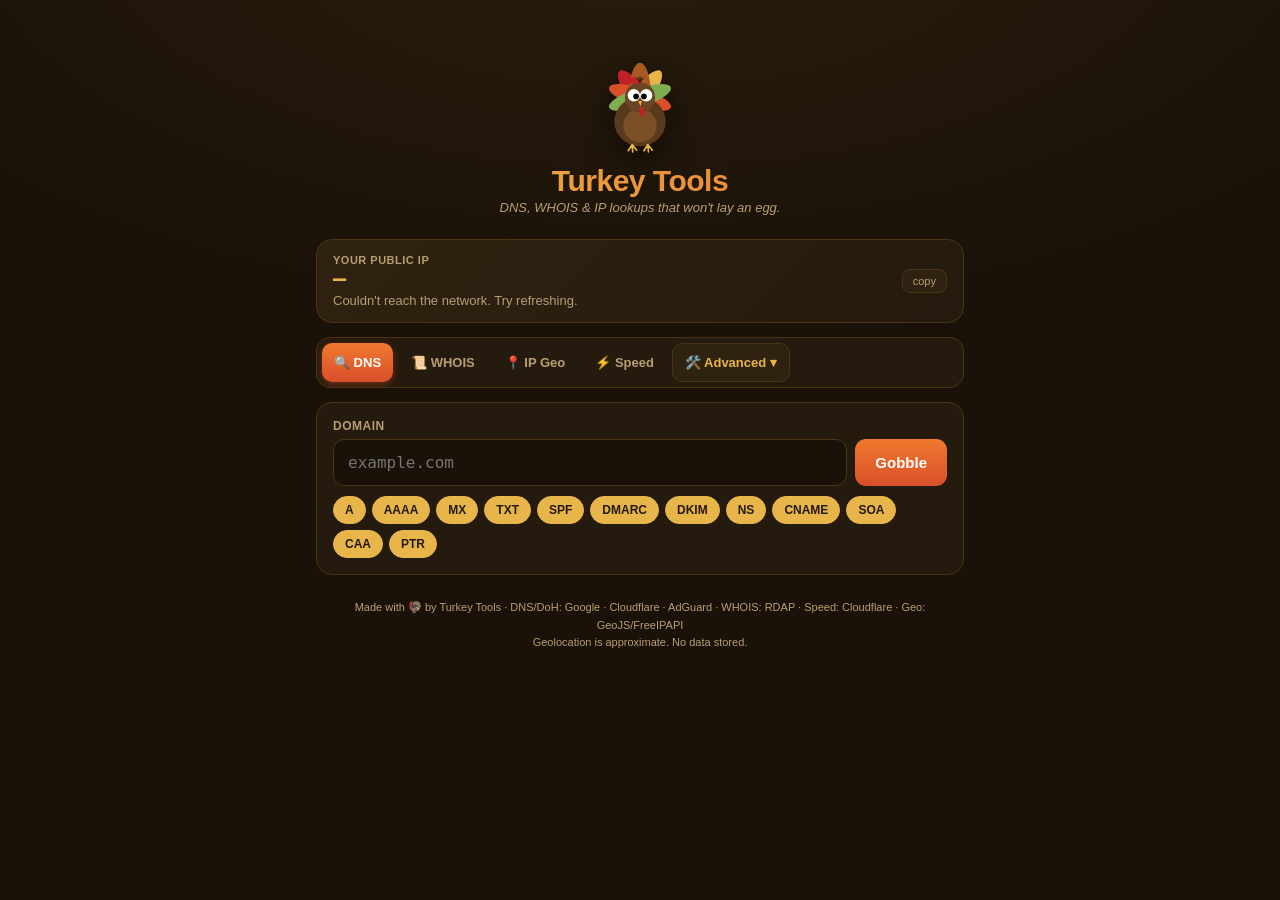
<file: turkey-tools.html>
<!DOCTYPE html>
<html lang="en">
<head>
<meta charset="UTF-8">
<meta name="viewport" content="width=device-width, initial-scale=1.0, viewport-fit=cover">
<meta name="theme-color" content="#1a1208">
<meta name="apple-mobile-web-app-capable" content="yes">
<meta name="mobile-web-app-capable" content="yes">
<meta name="apple-mobile-web-app-status-bar-style" content="black-translucent">
<title>Turkey Tools 🦃 — DNS, WHOIS &amp; IP Lookup</title>
<style>
  :root{
    --bg:#1a1208; --panel:#241a0d; --panel2:#2f2210;
    --line:#4a3415; --ink:#f5e6c8; --dim:#b89f73;
    --gobble:#d94f2a; --gobble2:#f0792e; --wattle:#c4202a;
    --gold:#e8b54a; --green:#7fae4e; --mono:ui-monospace,"SF Mono",Menlo,Consolas,monospace;
  }
  *{box-sizing:border-box;-webkit-tap-highlight-color:transparent}
  html,body{margin:0;padding:0}
  body{
    background:radial-gradient(120% 80% at 50% -10%,#2a1d0c 0%,var(--bg) 55%);
    color:var(--ink); font-family:-apple-system,BlinkMacSystemFont,"Segoe UI",Roboto,sans-serif;
    min-height:100dvh; padding:env(safe-area-inset-top) env(safe-area-inset-right) env(safe-area-inset-bottom) env(safe-area-inset-left);
    -webkit-font-smoothing:antialiased;
  }
  .wrap{max-width:680px;margin:0 auto;padding:18px 16px 60px}

  /* ---- Header / mascot ---- */
  header{text-align:center;padding:10px 0 4px}
  .mascot{width:112px;height:112px;margin:0 auto;display:block;cursor:pointer;
    filter:drop-shadow(0 8px 14px rgba(0,0,0,.5));transition:transform .15s}
  .mascot:active{transform:scale(.94)}
  h1{font-size:30px;margin:6px 0 2px;letter-spacing:-.5px;
    background:linear-gradient(90deg,var(--gold),var(--gobble2));
    -webkit-background-clip:text;background-clip:text;color:transparent;font-weight:900}
  .tag{color:var(--dim);font-size:13px;margin:0 0 6px;font-style:italic}
  .gobble-bubble{display:inline-block;background:var(--gobble);color:#fff;font-size:12px;
    font-weight:700;padding:5px 12px;border-radius:14px;opacity:0;
    transform:translateY(-4px);transition:.25s;margin-bottom:2px}
  .gobble-bubble.show{opacity:1;transform:translateY(0)}

  /* ---- IP banner (always on top) ---- */
  .ipbanner{background:linear-gradient(135deg,#2f2210,#241a0d);border:1px solid var(--line);
    border-radius:16px;padding:14px 16px;margin:14px 0;display:flex;align-items:center;
    gap:14px;flex-wrap:wrap}
  .ipbanner .lbl{font-size:11px;color:var(--dim);text-transform:uppercase;letter-spacing:.5px;font-weight:700}
  .ipbanner .val{font-family:var(--mono);font-size:22px;font-weight:800;color:var(--gold);word-break:break-all;line-height:1.15}
  .ipbanner .loc{font-size:13px;color:var(--dim);margin-top:2px}
  .ipbanner .left{flex:1;min-width:180px}
  .ipbanner .copy{background:var(--panel2);border:1px solid var(--line);color:var(--dim);font-size:11px;
    padding:5px 10px;border-radius:8px;cursor:pointer;margin-left:8px;vertical-align:2px}

  /* ---- Tabs ---- */
  .tabs{display:flex;gap:6px;background:var(--panel);border:1px solid var(--line);
    border-radius:14px;padding:5px;margin:14px 0;overflow-x:auto;-webkit-overflow-scrolling:touch;
    scrollbar-width:none}
  .tabs::-webkit-scrollbar{display:none}
  .tab{flex:0 0 auto;border:0;background:transparent;color:var(--dim);font-weight:700;
    font-size:13px;padding:11px 12px;border-radius:10px;cursor:pointer;transition:.15s;white-space:nowrap}
  .tab.active{background:linear-gradient(180deg,var(--gobble2),var(--gobble));color:#fff;
    box-shadow:0 3px 8px rgba(217,79,42,.4)}
  .tab.adv-toggle{background:var(--panel2);color:var(--gold);border:1px solid var(--line)}
  .tab.adv-toggle.open{background:var(--gold);color:#241a0d;border-color:var(--gold)}
  .tab.adv-toggle.has-active{background:linear-gradient(180deg,var(--gobble2),var(--gobble));color:#fff;border-color:transparent}

  /* advanced dropdown */
  .adv-menu{display:grid;grid-template-columns:1fr 1fr;gap:6px;background:var(--panel);
    border:1px solid var(--line);border-radius:14px;padding:8px;margin:-6px 0 14px}
  .adv-item{border:0;background:var(--panel2);color:var(--ink);font-weight:600;font-size:13px;
    padding:13px 10px;border-radius:10px;cursor:pointer;text-align:left;transition:.12s}
  .adv-item:active{transform:scale(.97)}
  .adv-item.active{background:linear-gradient(180deg,var(--gobble2),var(--gobble));color:#fff}

  /* speed test */
  .speedo{text-align:center;padding:8px 0 4px}
  .speedo .big{font-family:var(--mono);font-size:46px;font-weight:900;line-height:1;
    background:linear-gradient(90deg,var(--gold),var(--gobble2));-webkit-background-clip:text;
    background-clip:text;color:transparent}
  .speedo .unit{font-size:15px;color:var(--dim);font-weight:700;margin-left:4px}
  .speedo .phase{font-size:13px;color:var(--dim);margin-top:6px;min-height:18px}
  .gauge{width:200px;height:110px;margin:6px auto 0;display:block}
  .metrics{display:grid;grid-template-columns:1fr 1fr;gap:10px;margin-top:16px}
  .metric{background:var(--bg);border:1px solid var(--line);border-radius:11px;padding:12px;text-align:center}
  .metric .mv{font-family:var(--mono);font-size:20px;font-weight:800;color:var(--ink)}
  .metric .ml{font-size:11px;color:var(--dim);text-transform:uppercase;letter-spacing:.5px;margin-top:3px}
  .metric.dl .mv{color:var(--green)} .metric.ul .mv{color:var(--gobble2)}

  /* ---- Cards / inputs ---- */
  .card{background:var(--panel);border:1px solid var(--line);border-radius:16px;
    padding:16px;margin-bottom:14px}
  label{display:block;font-size:12px;color:var(--dim);margin:0 0 6px;font-weight:600;
    text-transform:uppercase;letter-spacing:.5px}
  .row{display:flex;gap:8px}
  input[type=text]{flex:1;width:100%;background:var(--bg);border:1px solid var(--line);
    color:var(--ink);font-size:16px;padding:13px 14px;border-radius:11px;font-family:var(--mono)}
  input[type=text]:focus{outline:none;border-color:var(--gobble2);box-shadow:0 0 0 3px rgba(240,121,46,.18)}
  button.go{background:linear-gradient(180deg,var(--gobble2),var(--gobble));color:#fff;
    border:0;font-weight:800;font-size:15px;padding:0 20px;border-radius:11px;cursor:pointer;white-space:nowrap}
  button.go:active{transform:translateY(1px)}
  button.go:disabled{opacity:.5}

  .chips{display:flex;flex-wrap:wrap;gap:6px;margin-top:10px}
  .chip{background:var(--panel2);border:1px solid var(--line);color:var(--dim);
    font-size:12px;font-weight:600;padding:6px 11px;border-radius:20px;cursor:pointer}
  .chip.on{background:var(--gold);color:#241a0d;border-color:var(--gold)}
  .chip.who.on{background:var(--gobble2);color:#fff;border-color:var(--gobble2)}

  /* ---- Results ---- */
  .results{margin-top:4px}
  .rec-group{margin-bottom:14px}
  .rec-head{display:flex;align-items:center;gap:8px;margin:0 0 8px}
  .rec-badge{background:var(--panel2);border:1px solid var(--line);color:var(--gold);
    font-family:var(--mono);font-size:12px;font-weight:700;padding:3px 9px;border-radius:7px}
  .rec-badge.who{color:var(--gobble2)}
  .rec-head .n{color:var(--dim);font-size:12px}
  .rec{background:var(--bg);border:1px solid var(--line);border-left:3px solid var(--gobble);
    border-radius:9px;padding:11px 13px;margin-bottom:7px;font-family:var(--mono);
    font-size:13px;line-height:1.5;word-break:break-word;color:var(--ink)}
  .rec .meta{color:var(--dim);font-size:11px;display:block;margin-bottom:3px}
  .verdict{font-size:13px;padding:10px 13px;border-radius:9px;margin-bottom:7px;font-weight:600}
  .v-ok{background:rgba(127,174,78,.15);border:1px solid var(--green);color:#bcd99a}
  .v-warn{background:rgba(232,181,74,.13);border:1px solid var(--gold);color:#f0d490}
  .v-bad{background:rgba(196,32,42,.15);border:1px solid var(--wattle);color:#f0a0a0}
  .empty{color:var(--dim);font-size:13px;font-style:italic;padding:6px 0}

  /* whois key/val grid */
  .who-kv{display:grid;grid-template-columns:auto 1fr;gap:5px 14px;font-size:13px;
    background:var(--bg);border:1px solid var(--line);border-left:3px solid var(--gobble2);
    border-radius:9px;padding:12px 14px}
  .who-kv .k{color:var(--dim);font-weight:600}
  .who-kv .v{font-family:var(--mono);word-break:break-word}

  /* ---- IP panel ---- */
  .kv{display:grid;grid-template-columns:auto 1fr;gap:6px 14px;font-size:14px;margin-top:4px}
  .kv .k{color:var(--dim);font-weight:600}
  .kv .v{font-family:var(--mono);word-break:break-word}
  .bigip{font-family:var(--mono);font-size:24px;font-weight:800;color:var(--gold);
    word-break:break-all;margin:2px 0 4px}
  .mapwrap{margin-top:12px;border-radius:13px;overflow:hidden;border:1px solid var(--line);background:#0d0d0d}
  .mapwrap iframe{display:block;width:100%;height:240px;border:0}
  .maplink{display:inline-block;margin-top:8px;font-size:12px;color:var(--gobble2);text-decoration:none;font-weight:600}
  .copy{background:var(--panel2);border:1px solid var(--line);color:var(--dim);font-size:11px;
    padding:4px 9px;border-radius:7px;cursor:pointer;margin-left:8px;vertical-align:middle}

  .spinner{display:inline-block;width:15px;height:15px;border:2px solid rgba(255,255,255,.3);
    border-top-color:#fff;border-radius:50%;animation:spin .7s linear infinite;vertical-align:-2px}
  @keyframes spin{to{transform:rotate(360deg)}}
  .loading{color:var(--dim);font-size:13px;padding:8px 0}

  footer{text-align:center;color:var(--dim);font-size:11px;margin-top:24px;line-height:1.6}
  .hidden{display:none}

  /* email header parser */
  textarea#hdrInput{width:100%;min-height:130px;background:var(--bg);border:1px solid var(--line);
    color:var(--ink);font-size:13px;padding:12px 14px;border-radius:11px;font-family:var(--mono);
    resize:vertical;line-height:1.45}
  textarea#hdrInput:focus{outline:none;border-color:var(--gobble2);box-shadow:0 0 0 3px rgba(240,121,46,.18)}
  .hop{display:flex;gap:10px;background:var(--bg);border:1px solid var(--line);
    border-left:3px solid var(--gobble);border-radius:9px;padding:10px 13px;margin-bottom:7px}
  .hop .num{flex:0 0 auto;width:22px;height:22px;border-radius:50%;background:var(--panel2);
    color:var(--gold);font-size:11px;font-weight:800;display:flex;align-items:center;justify-content:center}
  .hop .body{flex:1;font-size:13px;min-width:0}
  .hop .ht{font-family:var(--mono);font-size:12px;word-break:break-word}
  .hop .ht b{color:var(--ink)} .hop .ht span{color:var(--dim)}
  .hop .delay{font-family:var(--mono);font-size:12px;font-weight:700;flex:0 0 auto;text-align:right}
  .delay.d0{color:var(--green)} .delay.d1{color:var(--gold)} .delay.d2{color:var(--gobble2)} .delay.d3{color:var(--wattle)}
  .authchips{display:flex;flex-wrap:wrap;gap:6px;margin-bottom:10px}
  .authchip{font-size:12px;font-weight:700;padding:5px 11px;border-radius:20px;border:1px solid var(--line)}
  .authchip.pass{background:rgba(127,174,78,.15);color:#bcd99a;border-color:var(--green)}
  .authchip.fail{background:rgba(196,32,42,.15);color:#f0a0a0;border-color:var(--wattle)}
  .authchip.none{background:var(--panel2);color:var(--dim)}

  /* status rows (blacklist, propagation) */
  .statusrow{display:flex;align-items:center;gap:10px;background:var(--bg);border:1px solid var(--line);
    border-radius:9px;padding:10px 13px;margin-bottom:7px;font-size:13px}
  .statusrow .dot{width:10px;height:10px;border-radius:50%;flex:0 0 auto}
  .dot.ok{background:var(--green)} .dot.bad{background:var(--wattle)} .dot.warn{background:var(--gold)}
  .dot.wait{background:var(--dim);animation:pulse 1s infinite}
  @keyframes pulse{50%{opacity:.3}}
  .statusrow .name{flex:1;font-weight:600}
  .statusrow .val{font-family:var(--mono);color:var(--dim);font-size:12px;text-align:right;word-break:break-word}
  .statusrow .val.listed{color:#f0a0a0;font-weight:700}
  .statusrow .val.clean{color:#bcd99a}

  /* mail health score */
  .score{display:flex;align-items:center;gap:14px;background:var(--bg);border:1px solid var(--line);
    border-radius:13px;padding:16px;margin-bottom:12px}
  .score .ring{width:64px;height:64px;flex:0 0 auto}
  .score .grade{font-size:15px;font-weight:800}
  .score .sub{font-size:12px;color:var(--dim);margin-top:2px}

  /* subnet result grid */
  .subgrid{display:grid;grid-template-columns:auto 1fr;gap:7px 16px;font-size:14px;
    background:var(--bg);border:1px solid var(--line);border-left:3px solid var(--gobble2);
    border-radius:11px;padding:14px 16px}
  .subgrid .k{color:var(--dim);font-weight:600}
  .subgrid .v{font-family:var(--mono);word-break:break-word}

  @media (prefers-reduced-motion:reduce){*{animation:none!important;transition:none!important}}
</style>
</head>
<body>
<div class="wrap">
  <header>
    <div class="gobble-bubble" id="bubble"></div>
    <svg class="mascot" id="mascot" viewBox="0 0 200 200" aria-label="Turkey mascot" role="img">
      <g>
        <ellipse cx="100" cy="92" rx="20" ry="62" fill="#8a4a1e"/>
        <ellipse cx="100" cy="92" rx="18" ry="60" fill="#c4202a" transform="rotate(-38 100 92)"/>
        <ellipse cx="100" cy="92" rx="18" ry="60" fill="#e8b54a" transform="rotate(38 100 92)"/>
        <ellipse cx="100" cy="92" rx="17" ry="58" fill="#d94f2a" transform="rotate(-72 100 92)"/>
        <ellipse cx="100" cy="92" rx="17" ry="58" fill="#7fae4e" transform="rotate(72 100 92)"/>
        <ellipse cx="100" cy="92" rx="20" ry="62" fill="#a85a22"/>
      </g>
      <ellipse cx="100" cy="135" rx="46" ry="44" fill="#5a3a1c"/>
      <ellipse cx="100" cy="142" rx="30" ry="30" fill="#7a4f26"/>
      <path d="M86 176 l-7 11 M86 176 l1 13 M86 176 l8 10" stroke="#e8b54a" stroke-width="3" fill="none" stroke-linecap="round"/>
      <path d="M114 176 l-7 11 M114 176 l1 13 M114 176 l8 10" stroke="#e8b54a" stroke-width="3" fill="none" stroke-linecap="round"/>
      <circle cx="100" cy="92" r="27" fill="#6b4423"/>
      <path d="M100 68 q-3 -16 -14 -12 q-8 4 -2 11" fill="#c4202a"/>
      <circle cx="89" cy="88" r="11" fill="#fff"/>
      <circle cx="111" cy="88" r="11" fill="#fff"/>
      <circle cx="93" cy="90" r="5" fill="#000" id="eyeL"/>
      <circle cx="107" cy="90" r="5" fill="#000" id="eyeR"/>
      <path d="M97 98 l6 0 l-2 10 z" fill="#e8b54a"/>
      <path d="M100 106 q-4 14 4 20 q6 -2 4 -12" fill="#c4202a"/>
      <path d="M100 65 l0 -10 M100 65 l-5 -8 M100 65 l5 -8" stroke="#3a2512" stroke-width="2.5" fill="none" stroke-linecap="round"/>
    </svg>
    <h1>Turkey Tools</h1>
    <p class="tag">DNS, WHOIS &amp; IP lookups that won't lay an egg.</p>
  </header>

  <!-- Always-visible IP banner -->
  <div class="ipbanner" id="ipBanner">
    <div class="left">
      <div class="lbl">Your Public IP</div>
      <div class="val" id="bannerIP"><span class="spinner"></span></div>
      <div class="loc" id="bannerLoc">Sniffing the wires…</div>
    </div>
    <button class="copy" id="bannerCopy">copy</button>
  </div>

  <div class="tabs" id="tabBar">
    <button class="tab active" data-tab="dns">🔍 DNS</button>
    <button class="tab" data-tab="whois">📜 WHOIS</button>
    <button class="tab" data-tab="ip">📍 IP Geo</button>
    <button class="tab" data-tab="speed">⚡ Speed</button>
    <button class="tab adv-toggle" id="advToggle">🛠️ Advanced ▾</button>
  </div>

  <div class="adv-menu hidden" id="advMenu">
    <button class="adv-item" data-tab="mail">📧 Mail Health</button>
    <button class="adv-item" data-tab="headers">✉️ Header Parser</button>
    <button class="adv-item" data-tab="blacklist">🚫 Blacklist / RBL</button>
    <button class="adv-item" data-tab="propagation">🌐 DNS Propagation</button>
    <button class="adv-item" data-tab="subnet">🧮 Subnet Calc</button>
  </div>


  <!-- ============ DNS PANEL ============ -->
  <section id="panel-dns">
    <div class="card">
      <label for="domain">Domain</label>
      <div class="row">
        <input type="text" id="domain" placeholder="example.com" autocapitalize="off" autocorrect="off" spellcheck="false" inputmode="url" enterkeyhint="search">
        <button class="go" id="dnsGo">Gobble</button>
      </div>
      <div class="chips" id="typeChips">
        <span class="chip on" data-t="A">A</span>
        <span class="chip on" data-t="AAAA">AAAA</span>
        <span class="chip on" data-t="MX">MX</span>
        <span class="chip on" data-t="TXT">TXT</span>
        <span class="chip on" data-t="SPF">SPF</span>
        <span class="chip on" data-t="DMARC">DMARC</span>
        <span class="chip on" data-t="DKIM">DKIM</span>
        <span class="chip on" data-t="NS">NS</span>
        <span class="chip on" data-t="CNAME">CNAME</span>
        <span class="chip on" data-t="SOA">SOA</span>
        <span class="chip on" data-t="CAA">CAA</span>
        <span class="chip on" data-t="PTR">PTR</span>
      </div>
    </div>
    <div class="results" id="dnsResults"></div>
  </section>

  <!-- ============ WHOIS PANEL ============ -->
  <section id="panel-whois" class="hidden">
    <div class="card">
      <label for="whoisInput">Domain registration (WHOIS / RDAP)</label>
      <div class="row">
        <input type="text" id="whoisInput" placeholder="example.com" autocapitalize="off" autocorrect="off" spellcheck="false" inputmode="url" enterkeyhint="search">
        <button class="go" id="whoisGo">Lookup</button>
      </div>
    </div>
    <div class="results" id="whoisResults"></div>
  </section>

  <!-- ============ MAIL HEALTH PANEL ============ -->
  <section id="panel-mail" class="hidden">
    <div class="card">
      <label for="mailInput">Mail deliverability check (MX · SPF · DMARC · DKIM)</label>
      <div class="row">
        <input type="text" id="mailInput" placeholder="example.com" autocapitalize="off" autocorrect="off" spellcheck="false" inputmode="url" enterkeyhint="search">
        <button class="go" id="mailGo">Check</button>
      </div>
    </div>
    <div class="results" id="mailResults"></div>
  </section>

  <!-- ============ EMAIL HEADER PARSER PANEL ============ -->
  <section id="panel-headers" class="hidden">
    <div class="card">
      <label for="hdrInput">Paste raw email headers</label>
      <textarea id="hdrInput" placeholder="Paste the full email source / headers here (Received:, Authentication-Results:, etc.)" spellcheck="false"></textarea>
      <div class="row" style="margin-top:8px">
        <button class="go" id="hdrGo" style="flex:1">Parse Headers</button>
        <button class="go" id="hdrClear" style="background:var(--panel2);color:var(--dim);border:1px solid var(--line)">Clear</button>
      </div>
      <div class="empty" style="margin-top:6px">Tip: in Outlook use File → Properties → Internet headers; in Gmail open the message → ⋮ → "Show original".</div>
    </div>
    <div class="results" id="hdrResults"></div>
  </section>

  <!-- ============ BLACKLIST PANEL ============ -->
  <section id="panel-blacklist" class="hidden">
    <div class="card">
      <label for="blInput">Blacklist / RBL check (domain or mail-server IP)</label>
      <div class="row">
        <input type="text" id="blInput" placeholder="example.com or 1.2.3.4" autocapitalize="off" autocorrect="off" spellcheck="false" inputmode="url" enterkeyhint="search">
        <button class="go" id="blGo">Check</button>
      </div>
    </div>
    <div class="results" id="blResults"></div>
  </section>

  <!-- ============ PROPAGATION PANEL ============ -->
  <section id="panel-propagation" class="hidden">
    <div class="card">
      <label for="propInput">DNS propagation — compare public resolvers</label>
      <div class="row">
        <input type="text" id="propInput" placeholder="example.com" autocapitalize="off" autocorrect="off" spellcheck="false" inputmode="url" enterkeyhint="search">
        <button class="go" id="propGo">Compare</button>
      </div>
      <div class="chips" id="propChips">
        <span class="chip on" data-t="A">A</span>
        <span class="chip" data-t="AAAA">AAAA</span>
        <span class="chip" data-t="MX">MX</span>
        <span class="chip" data-t="TXT">TXT</span>
        <span class="chip" data-t="NS">NS</span>
        <span class="chip" data-t="CNAME">CNAME</span>
      </div>
    </div>
    <div class="results" id="propResults"></div>
  </section>

  <!-- ============ SUBNET PANEL ============ -->
  <section id="panel-subnet" class="hidden">
    <div class="card">
      <label for="subInput">Subnet / CIDR calculator</label>
      <div class="row">
        <input type="text" id="subInput" placeholder="192.168.1.0/24" autocapitalize="off" autocorrect="off" spellcheck="false" inputmode="text" enterkeyhint="go">
        <button class="go" id="subGo">Calc</button>
      </div>
    </div>
    <div class="results" id="subResults"></div>
  </section>

  <!-- ============ SPEED TEST PANEL ============ -->
  <section id="panel-speed" class="hidden">
    <div class="card">
      <div class="speedo">
        <svg class="gauge" id="gauge" viewBox="0 0 200 110">
          <path d="M20 100 A80 80 0 0 1 180 100" fill="none" stroke="#3a2512" stroke-width="12" stroke-linecap="round"/>
          <path id="gaugeFill" d="M20 100 A80 80 0 0 1 180 100" fill="none" stroke="url(#gg)" stroke-width="12"
            stroke-linecap="round" stroke-dasharray="251" stroke-dashoffset="251"/>
          <defs><linearGradient id="gg" x1="0" y1="0" x2="1" y2="0">
            <stop offset="0" stop-color="#7fae4e"/><stop offset="0.6" stop-color="#e8b54a"/><stop offset="1" stop-color="#f0792e"/>
          </linearGradient></defs>
        </svg>
        <div><span class="big" id="speedBig">0</span><span class="unit" id="speedUnit">Mbps</span></div>
        <div class="phase" id="speedPhase">Tap below to test your connection.</div>
      </div>
      <div class="row" style="margin-top:8px">
        <button class="go" id="speedGo" style="flex:1;padding:14px">⚡ Start Speed Test</button>
      </div>
      <div class="metrics" id="speedMetrics" style="display:none">
        <div class="metric dl"><div class="mv" id="mDL">–</div><div class="ml">Download Mbps</div></div>
        <div class="metric ul"><div class="mv" id="mUL">–</div><div class="ml">Upload Mbps</div></div>
        <div class="metric"><div class="mv" id="mPing">–</div><div class="ml">Ping ms</div></div>
        <div class="metric"><div class="mv" id="mJit">–</div><div class="ml">Jitter ms</div></div>
      </div>
    </div>
    <div class="results" id="speedNote"></div>
  </section>

  <!-- ============ IP PANEL ============ -->
  <section id="panel-ip" class="hidden">
    <div class="card">
      <label>Look up any IP (blank = your own)</label>
      <div class="row">
        <input type="text" id="ipInput" placeholder="leave blank for your IP" autocapitalize="off" autocorrect="off" spellcheck="false" inputmode="text" enterkeyhint="search">
        <button class="go" id="ipGo">Hunt</button>
      </div>
    </div>
    <div class="results" id="ipResults"></div>
  </section>

  <footer>
    Made with 🦃 by Turkey Tools · DNS/DoH: Google · Cloudflare · AdGuard · WHOIS: RDAP · Speed: Cloudflare · Geo: GeoJS/FreeIPAPI<br>
    Geolocation is approximate. No data stored.
  </footer>
</div>

<script>
/* ---------- mascot gobble ---------- */
const gobbles=["Gobble gobble!","I'm not stuffed yet.","Talkin' turkey 🦃","Wattle you lookin' up?","Pleh.","Beak-onomics.","Fowl play detected.","DNS? Delicious Nutritious Stuffing.","gobblegobblegobble","Who dat domain?"];
const bubble=document.getElementById('bubble'), mascot=document.getElementById('mascot');
const eyeL=document.getElementById('eyeL'), eyeR=document.getElementById('eyeR');
mascot.addEventListener('click',()=>{
  bubble.textContent=gobbles[Math.floor(Math.random()*gobbles.length)];
  bubble.classList.add('show');
  eyeL.setAttribute('cx',85+Math.random()*8); eyeR.setAttribute('cx',103+Math.random()*8);
  clearTimeout(mascot._t); mascot._t=setTimeout(()=>bubble.classList.remove('show'),1800);
});

/* ---------- tabs ---------- */
const ALL_TABS=['dns','whois','ip','speed','mail','headers','blacklist','propagation','subnet'];
const PRIMARY=['dns','whois','ip','speed'];
const advToggle=document.getElementById('advToggle');
const advMenu=document.getElementById('advMenu');

function showPanel(tab){
  ALL_TABS.forEach(name=>{
    const p=document.getElementById('panel-'+name);
    if(p) p.classList.toggle('hidden',tab!==name);
  });
  // primary tab highlight
  document.querySelectorAll('#tabBar .tab[data-tab]').forEach(x=>{
    if(x.dataset.tab) x.classList.toggle('active',x.dataset.tab===tab);
  });
  // advanced item highlight + toggle button state
  let isAdv=!PRIMARY.includes(tab);
  document.querySelectorAll('.adv-item').forEach(x=>x.classList.toggle('active',x.dataset.tab===tab));
  advToggle.classList.toggle('has-active',isAdv);
  advToggle.classList.toggle('active',false);
}

// primary tabs
document.querySelectorAll('#tabBar .tab[data-tab]').forEach(t=>t.onclick=()=>{
  closeAdv();
  showPanel(t.dataset.tab);
});
// advanced toggle
function closeAdv(){ advMenu.classList.add('hidden'); advToggle.classList.remove('open'); }
advToggle.onclick=()=>{
  const open=advMenu.classList.toggle('hidden')===false;
  advToggle.classList.toggle('open',open);
};
// advanced items
document.querySelectorAll('.adv-item').forEach(it=>it.onclick=()=>{
  closeAdv();
  showPanel(it.dataset.tab);
  if(it.dataset.tab==='ip'){}
});

function esc(s){ return String(s).replace(/[&<>]/g,c=>({'&':'&amp;','<':'&lt;','>':'&gt;'}[c])); }

/* ====================================================================
   IP GEOLOCATION  — fallback chain so it actually loads
   ==================================================================== */
// flag emoji from ISO country code (so we don't depend on a provider returning one)
function flagOf(cc){
  if(!cc||cc.length!==2)return'🌐';
  try{ return String.fromCodePoint(...[...cc.toUpperCase()].map(c=>0x1F1E6+c.charCodeAt(0)-65)); }
  catch(e){ return '🌐'; }
}
// Reliable plain "what's my IP" — used so the IP always shows even if geo is rate-limited.
async function getMyIP(){
  const srcs=[
    {u:'https://get.geojs.io/v1/ip.json',f:d=>d.ip},
    {u:'https://api.ipify.org?format=json',f:d=>d.ip},
    {u:'https://ipapi.co/ip/',f:d=>typeof d==='string'?d.trim():''}
  ];
  for(const s of srcs){
    try{
      const r=await fetch(s.u);
      if(!r.ok)continue;
      const ct=r.headers.get('content-type')||'';
      const d=ct.includes('json')?await r.json():await r.text();
      const ip=s.f(d);
      if(ip)return ip;
    }catch(e){}
  }
  return '';
}
// Full geolocation. These all support HTTPS + browser CORS + no key (as of 2026).
async function geoLookup(ip){
  // provider 1: geojs.io  (CORS:*, no key, no browser block)
  try{
    const path=ip?encodeURIComponent(ip)+'.json':'';
    const url=ip?('https://get.geojs.io/v1/ip/geo/'+path):'https://get.geojs.io/v1/ip/geo.json';
    const r=await fetch(url);
    if(r.ok){ const d=await r.json(); const o=Array.isArray(d)?d[0]:d;
      if(o && (o.ip||o.latitude)) return normGeojs(o); }
  }catch(e){}
  // provider 2: freeipapi.com  (CORS, no key, HTTPS)
  try{
    const url='https://free.freeipapi.com/api/json/'+(ip?encodeURIComponent(ip):'');
    const r=await fetch(url);
    if(r.ok){ const d=await r.json(); if(d && d.ipAddress) return normFree(d); }
  }catch(e){}
  // provider 3: ipapi.co  (CORS, no key, but stricter rate limit)
  try{
    const path=ip?encodeURIComponent(ip)+'/json/':'json/';
    const r=await fetch('https://ipapi.co/'+path);
    if(r.ok){ const d=await r.json(); if(d && !d.error && d.ip) return normIpapi(d); }
  }catch(e){}
  // last resort: at least return the IP with no geo
  const myip=ip||await getMyIP();
  if(myip) return {ip:myip,city:'',region:'',country:'',lat:null,lng:null,
    postal:'',tz:'',isp:'',org:'',asn:'',type:'',flag:'🌐',partial:true};
  return null;
}
function normGeojs(d){
  return {ip:d.ip||'',city:d.city||'',region:d.region||'',country:d.country||'',
    lat:d.latitude?parseFloat(d.latitude):null,lng:d.longitude?parseFloat(d.longitude):null,
    postal:'',tz:d.timezone||'',isp:d.organization_name||'',org:d.organization||d.organization_name||'',
    asn:d.asn?('AS'+d.asn):'',type:'',flag:flagOf(d.country_code)};
}
function normFree(d){
  return {ip:d.ipAddress||'',city:d.cityName||'',region:d.regionName||'',country:d.countryName||'',
    lat:(d.latitude!=null)?d.latitude:null,lng:(d.longitude!=null)?d.longitude:null,
    postal:d.zipCode||'',tz:Array.isArray(d.timeZones)?d.timeZones[0]:(d.timeZone||''),
    isp:'',org:'',asn:'',type:'',flag:flagOf(d.countryCode)};
}
function normIpapi(d){
  return {ip:d.ip,city:d.city||'',region:d.region||'',country:d.country_name||'',
    lat:d.latitude,lng:d.longitude,postal:d.postal||'',
    tz:d.timezone?d.timezone+(d.utc_offset?' (UTC'+d.utc_offset+')':''):'',
    isp:d.org||'',org:d.org||'',asn:d.asn||'',type:'',flag:flagOf(d.country_code)};
}

/* ---- top banner ---- */
let myGeo=null;
async function loadBanner(){
  const ipEl=document.getElementById('bannerIP'), locEl=document.getElementById('bannerLoc');
  // 1) get the IP first so it always appears
  const ip=await getMyIP();
  if(ip){ ipEl.textContent=ip; locEl.textContent='Looking up location…'; }
  // 2) then enrich with geo
  const g=await geoLookup(ip||'');
  if(!g){
    if(ip){ locEl.textContent='Location unavailable right now.'; myGeo={ip}; }
    else{ ipEl.textContent='—'; locEl.textContent='Couldn\'t reach the network. Try refreshing.'; }
    return;
  }
  myGeo=g;
  ipEl.textContent=g.ip||ip||'—';
  const loc=[g.city,g.region,g.country].filter(Boolean).map(esc).join(', ');
  locEl.innerHTML=(g.flag||'🌐')+' '+(loc||'Location unavailable')+(g.isp?' · '+esc(g.isp):'');
}
document.getElementById('bannerCopy').onclick=()=>{
  if(!myGeo)return;
  navigator.clipboard&&navigator.clipboard.writeText(myGeo.ip);
  const b=document.getElementById('bannerCopy'); b.textContent='copied!';
  setTimeout(()=>b.textContent='copy',1200);
};
loadBanner();

/* ---- IP Geo panel ---- */
const ipResults=document.getElementById('ipResults');
document.getElementById('ipGo').onclick=()=>runIP(document.getElementById('ipInput').value.trim());
document.getElementById('ipInput').addEventListener('keydown',e=>{if(e.key==='Enter')runIP(e.target.value.trim());});
let ipPanelLoaded=false;
document.querySelector('[data-tab="ip"]').addEventListener('click',()=>{
  if(!ipPanelLoaded){ ipPanelLoaded=true; runIP(''); }
});

async function runIP(ip){
  ipResults.innerHTML='<div class="loading"><span class="spinner"></span> Tracking the IP…</div>';
  const g=await geoLookup(ip);
  if(!g){ ipResults.innerHTML='<div class="card"><div class="verdict v-bad">Couldn\'t track that one — check the IP and try again.</div></div>'; return; }
  const manual=document.getElementById('ipInput').value.trim();
  let html='<div class="card">'+
    '<label>'+(manual?'IP Address':'Your Public IP')+'</label>'+
    '<div class="bigip">'+esc(g.ip)+'<button class="copy" id="cp">copy</button></div>'+
    (g.partial?'<div class="verdict v-warn">🟡 Got the IP, but geo providers are rate-limited right now. Try again in a minute for full location.</div>':'')+
    '<div class="kv">'+
      kv('Location',(g.flag||'🌐')+' '+([g.city,g.region,g.country].filter(Boolean).map(esc).join(', ')||'—'))+
      kv('Postal',esc(g.postal||'—'))+
      kv('Coords',(g.lat!=null?esc(g.lat+', '+g.lng):'—'))+
      kv('Timezone',esc(g.tz||'—'))+
      kv('ISP',esc(g.isp||'—'))+
      kv('Org',esc(g.org||'—'))+
      kv('ASN',esc(g.asn||'—'))+
      (g.type?kv('Type',esc(g.type)):'')+
      '<div class="k">Reverse DNS</div><div class="v" id="rdnsVal">looking up…</div>'+
    '</div>';
  if(g.lat!=null && g.lng!=null){
    const q=g.lat+','+g.lng;
    html+='<div class="mapwrap"><iframe loading="lazy" referrerpolicy="no-referrer-when-downgrade" '+
      'src="https://maps.google.com/maps?q='+q+'&z=11&output=embed"></iframe></div>'+
      '<a class="maplink" target="_blank" rel="noopener" href="https://www.google.com/maps/search/?api=1&query='+q+'">Open in Google Maps ↗</a>';
  }
  html+='</div>';
  ipResults.innerHTML=html;
  // reverse DNS (PTR) — fill in async
  if(g.ip && /^(\d{1,3}\.){3}\d{1,3}$/.test(g.ip)){
    const rev=g.ip.split('.').reverse().join('.')+'.in-addr.arpa';
    const ptr=rdata(await query(rev,'PTR'),'PTR').map(clean);
    const el=document.getElementById('rdnsVal');
    if(el) el.textContent=ptr.length?ptr.join(', '):'(none)';
  } else {
    const el=document.getElementById('rdnsVal'); if(el) el.textContent='—';
  }
  const cp=document.getElementById('cp');
  if(cp)cp.onclick=()=>{navigator.clipboard&&navigator.clipboard.writeText(g.ip);cp.textContent='copied!';};
}
function kv(k,v){ return '<div class="k">'+k+'</div><div class="v">'+v+'</div>'; }

/* ====================================================================
   DNS  (DoH)
   ==================================================================== */
const DOH=[
  {n:'Google',u:'https://dns.google/resolve?'},
  {n:'Cloudflare',u:'https://cloudflare-dns.com/dns-query?'}
];
const NUM={A:1,NS:2,CNAME:5,SOA:6,PTR:12,MX:15,TXT:16,AAAA:28,CAA:257};
async function query(name,type){
  for(const p of DOH){
    try{
      const r=await fetch(p.u+'name='+encodeURIComponent(name)+'&type='+type,{headers:{accept:'application/dns-json'}});
      if(r.ok) return await r.json();
    }catch(e){}
  }
  return null;
}
function rdata(ans,want){ return (ans&&ans.Answer?ans.Answer:[]).filter(a=>a.type===NUM[want]).map(a=>a.data); }
function clean(s){ return String(s).replace(/^"|"$/g,'').replace(/" "/g,''); }

document.querySelectorAll('#typeChips .chip').forEach(c=>c.onclick=()=>c.classList.toggle('on'));
const dnsResults=document.getElementById('dnsResults');
document.getElementById('dnsGo').onclick=runDNS;
document.getElementById('domain').addEventListener('keydown',e=>{if(e.key==='Enter')runDNS();});

async function runDNS(){
  let d=document.getElementById('domain').value.trim().toLowerCase()
        .replace(/^https?:\/\//,'').replace(/\/.*$/,'').replace(/^www\./,'');
  if(!d){ dnsResults.innerHTML='<div class="empty">Type a domain first, ya turkey.</div>'; return; }
  const types=[...document.querySelectorAll('#typeChips .chip.on')].map(c=>c.dataset.t);
  dnsResults.innerHTML='<div class="loading"><span class="spinner"></span> Pecking through DNS for <b>'+esc(d)+'</b>…</div>';
  const btn=document.getElementById('dnsGo'); btn.disabled=true;
  let html='';
  for(const t of types){
    if(t==='SPF'){
      const spf=rdata(await query(d,'TXT'),'TXT').map(clean).filter(x=>/^v=spf1/i.test(x));
      html+=group('SPF',spf.map(esc),spfVerdict(spf)); continue;
    }
    if(t==='DMARC'){
      const dm=rdata(await query('_dmarc.'+d,'TXT'),'TXT').map(clean).filter(x=>/^v=DMARC1/i.test(x));
      html+=group('DMARC',dm.map(esc),dmarcVerdict(dm)); continue;
    }
    if(t==='DKIM'){
      let found=[];
      for(const sel of ['default','google','selector1','selector2','k1','s1','dkim','mail']){
        const recs=rdata(await query(sel+'._domainkey.'+d,'TXT'),'TXT').map(clean).filter(x=>/(v=DKIM1|p=)/i.test(x));
        recs.forEach(r=>found.push('<span class="meta">selector: '+esc(sel)+'</span>'+esc(r)));
      }
      html+=groupRaw('DKIM',found,found.length?'':'No DKIM on common selectors. Selectors are custom — check your mail provider.');
      continue;
    }
    if(t==='PTR'){
      const a=rdata(await query(d,'A'),'A');
      if(!a.length){ html+=group('PTR (reverse)',[],'No A record to reverse.'); continue; }
      let ptrs=[];
      for(const ip of a.slice(0,3)){
        const rev=ip.split('.').reverse().join('.')+'.in-addr.arpa';
        rdata(await query(rev,'PTR'),'PTR').forEach(x=>ptrs.push(esc(ip)+' → '+esc(x)));
      }
      html+=groupRaw('PTR (reverse)',ptrs); continue;
    }
    let recs=rdata(await query(d,t),t).map(clean);
    if(t==='MX') recs=recs.sort((a,b)=>parseInt(a)-parseInt(b));
    html+=group(t,recs.map(esc));
  }
  dnsResults.innerHTML=html||'<div class="empty">Nothing found.</div>';
  btn.disabled=false;
}
function group(type,recs,verdict){ return groupRaw(type,recs,verdict); }
function groupRaw(type,items,verdict){
  let h='<div class="rec-group"><div class="rec-head"><span class="rec-badge">'+type+
        '</span><span class="n">'+items.length+' record'+(items.length===1?'':'s')+'</span></div>';
  if(verdict) h+=verdictBox(verdict);
  if(items.length) items.forEach(i=>h+='<div class="rec">'+i+'</div>');
  else if(!verdict) h+='<div class="empty">No '+type+' records found.</div>';
  return h+'</div>';
}
function verdictBox(v){
  if(typeof v==='string') return '<div class="empty">'+esc(v)+'</div>';
  return '<div class="verdict v-'+v.lvl+'">'+v.msg+'</div>';
}
function spfVerdict(spf){
  if(!spf.length) return {lvl:'bad',msg:'⚠️ No SPF record — your domain can be spoofed. Add a v=spf1 record.'};
  if(spf.length>1) return {lvl:'bad',msg:'⚠️ Multiple SPF records — invalid. You may only have one.'};
  const r=spf[0];
  if(/-all/.test(r)) return {lvl:'ok',msg:'✅ SPF present with hard fail (-all) — strict and good.'};
  if(/~all/.test(r)) return {lvl:'warn',msg:'🟡 SPF present with soft fail (~all). Consider -all once confident.'};
  if(/\+all/.test(r)) return {lvl:'bad',msg:'⚠️ SPF uses +all — allows anyone to send. Bad.'};
  return {lvl:'warn',msg:'🟡 SPF present but no all mechanism found.'};
}
function dmarcVerdict(dm){
  if(!dm.length) return {lvl:'bad',msg:'⚠️ No DMARC record — add one at _dmarc to control spoofing.'};
  const p=(dm[0].match(/p=(\w+)/)||[])[1];
  if(p==='reject') return {lvl:'ok',msg:'✅ DMARC p=reject — strongest protection.'};
  if(p==='quarantine') return {lvl:'ok',msg:'✅ DMARC p=quarantine — solid protection.'};
  if(p==='none') return {lvl:'warn',msg:'🟡 DMARC p=none — monitoring only. Move to quarantine/reject.'};
  return {lvl:'warn',msg:'🟡 DMARC present.'};
}

/* ====================================================================
   WHOIS / RDAP
   ==================================================================== */
const whoisResults=document.getElementById('whoisResults');
document.getElementById('whoisGo').onclick=runWhois;
document.getElementById('whoisInput').addEventListener('keydown',e=>{if(e.key==='Enter')runWhois();});

async function runWhois(){
  let d=document.getElementById('whoisInput').value.trim().toLowerCase()
        .replace(/^https?:\/\//,'').replace(/\/.*$/,'').replace(/^www\./,'');
  if(!d){ whoisResults.innerHTML='<div class="empty">Type a domain first, ya turkey.</div>'; return; }
  whoisResults.innerHTML='<div class="loading"><span class="spinner"></span> Digging up registration for <b>'+esc(d)+'</b>…</div>';
  const btn=document.getElementById('whoisGo'); btn.disabled=true;
  let data=null;
  // RDAP via rdap.org bootstrap (follows redirect to authoritative registry, CORS-enabled)
  try{
    const r=await fetch('https://rdap.org/domain/'+encodeURIComponent(d));
    if(r.ok) data=await r.json();
  }catch(e){}
  if(!data){
    // fallback: who-dat normalized API
    try{
      const r=await fetch('https://who-dat.as93.net/'+encodeURIComponent(d));
      if(r.ok){ const w=await r.json(); whoisResults.innerHTML=renderWhoDat(w,d); btn.disabled=false; return; }
    }catch(e){}
    whoisResults.innerHTML='<div class="card"><div class="verdict v-bad">No registration data found. The TLD may not support RDAP (some ccTLDs don\'t), or the domain isn\'t registered.</div></div>';
    btn.disabled=false; return;
  }
  whoisResults.innerHTML=renderRDAP(data,d);
  btn.disabled=false;
}

function ev(events,action){
  const e=(events||[]).find(x=>x.eventAction===action);
  return e?fmtDate(e.eventDate):'';
}
function fmtDate(s){ try{ return new Date(s).toISOString().slice(0,10); }catch(e){ return s; } }
function ageStr(s){
  if(!s)return'';
  const days=Math.floor((Date.now()-new Date(s))/86400000);
  if(isNaN(days))return'';
  const y=Math.floor(days/365), m=Math.floor((days%365)/30);
  return y>0?(y+'y '+m+'mo'):(days+' days');
}
function entityName(entities,role){
  const e=(entities||[]).find(x=>(x.roles||[]).includes(role));
  if(!e)return'';
  if(e.vcardArray&&e.vcardArray[1]){
    const fn=e.vcardArray[1].find(v=>v[0]==='fn');
    if(fn)return fn[3];
  }
  return e.handle||'';
}

function renderRDAP(d,domain){
  const reg=ev(d.events,'registration');
  const exp=ev(d.events,'expiration');
  const upd=ev(d.events,'last changed')||ev(d.events,'last update of RDAP database');
  const registrar=entityName(d.entities,'registrar');
  const registrant=entityName(d.entities,'registrant');
  const ns=(d.nameservers||[]).map(n=>esc((n.ldhName||'').toLowerCase()));
  const status=(d.status||[]).map(s=>esc(s)).join(', ');
  const dnssec=d.secureDNS?(d.secureDNS.delegationSigned?'Signed (DNSSEC on)':'Unsigned'):'';
  const age=ageStr(ev(d.events,'registration'));
  let recent='';
  if(reg){ const days=Math.floor((Date.now()-new Date(reg))/86400000);
    if(days<30) recent='<div class="verdict v-bad">🚩 Registered only '+days+' days ago — common in phishing/scam domains.</div>';
    else if(days<90) recent='<div class="verdict v-warn">🟡 Fairly new domain ('+age+' old).</div>'; }
  let expWarn='';
  if(exp){ const ed=Math.floor((new Date(exp)-Date.now())/86400000);
    if(ed<0) expWarn='<div class="verdict v-bad">⚠️ Domain appears expired ('+fmtDate(exp)+').</div>';
    else if(ed<30) expWarn='<div class="verdict v-warn">🟡 Expires in '+ed+' days — renew soon.</div>'; }

  let rows='';
  rows+=row('Domain',esc((d.ldhName||domain).toLowerCase()));
  if(registrar)rows+=row('Registrar',esc(registrar));
  if(reg)rows+=row('Registered',esc(reg)+(age?' · '+age+' old':''));
  if(exp)rows+=row('Expires',esc(exp));
  if(upd)rows+=row('Updated',esc(upd));
  if(registrant)rows+=row('Registrant',esc(registrant));
  if(dnssec)rows+=row('DNSSEC',esc(dnssec));
  if(status)rows+=row('Status',status);

  let h='<div class="rec-group"><div class="rec-head"><span class="rec-badge who">RDAP</span>'+
        '<span class="n">registration data</span></div>';
  h+=recent+expWarn;
  h+='<div class="who-kv">'+rows+'</div>';
  if(ns.length){
    h+='<div class="rec-head" style="margin-top:14px"><span class="rec-badge who">NS</span><span class="n">'+ns.length+' nameservers</span></div>';
    ns.forEach(n=>h+='<div class="rec">'+n+'</div>');
  }
  h+='</div>';
  return h;
}
function row(k,v){ return '<div class="k">'+k+'</div><div class="v">'+v+'</div>'; }

function renderWhoDat(w,domain){
  const d=(w&&w.domain)?w.domain:w||{};
  const reg=d.created_date_in_time||d.created_date||'';
  let rows='';
  rows+=row('Domain',esc((d.domain||domain)));
  if(w.registrar&&w.registrar.name)rows+=row('Registrar',esc(w.registrar.name));
  if(reg)rows+=row('Registered',esc(fmtDate(reg))+(ageStr(reg)?' · '+ageStr(reg)+' old':''));
  if(d.expiration_date_in_time||d.expiration_date)rows+=row('Expires',esc(fmtDate(d.expiration_date_in_time||d.expiration_date)));
  if(d.updated_date_in_time||d.updated_date)rows+=row('Updated',esc(fmtDate(d.updated_date_in_time||d.updated_date)));
  if(d.status&&d.status.length)rows+=row('Status',d.status.map(esc).join(', '));
  let h='<div class="rec-group"><div class="rec-head"><span class="rec-badge who">WHOIS</span><span class="n">registration data</span></div>';
  h+='<div class="who-kv">'+rows+'</div>';
  if(d.name_servers&&d.name_servers.length){
    h+='<div class="rec-head" style="margin-top:14px"><span class="rec-badge who">NS</span><span class="n">'+d.name_servers.length+' nameservers</span></div>';
    d.name_servers.forEach(n=>h+='<div class="rec">'+esc(n.toLowerCase())+'</div>');
  }
  return h+'</div>';
}

/* ====================================================================
   MAIL HEALTH  — combined MX/SPF/DMARC/DKIM verdict
   ==================================================================== */
const mailResults=document.getElementById('mailResults');
document.getElementById('mailGo').onclick=runMail;
document.getElementById('mailInput').addEventListener('keydown',e=>{if(e.key==='Enter')runMail();});

async function runMail(){
  let d=normDomain(document.getElementById('mailInput').value);
  if(!d){ mailResults.innerHTML='<div class="empty">Type a domain first, ya turkey.</div>'; return; }
  mailResults.innerHTML='<div class="loading"><span class="spinner"></span> Inspecting mail setup for <b>'+esc(d)+'</b>…</div>';
  const btn=document.getElementById('mailGo'); btn.disabled=true;

  const mx=rdata(await query(d,'MX'),'MX').map(clean).sort((a,b)=>parseInt(a)-parseInt(b));
  const txt=rdata(await query(d,'TXT'),'TXT').map(clean);
  const spf=txt.filter(x=>/^v=spf1/i.test(x));
  const dm=rdata(await query('_dmarc.'+d,'TXT'),'TXT').map(clean).filter(x=>/^v=DMARC1/i.test(x));
  let dkim=[];
  for(const sel of ['default','google','selector1','selector2','k1','s1','dkim','mail','smtp']){
    const recs=rdata(await query(sel+'._domainkey.'+d,'TXT'),'TXT').map(clean).filter(x=>/(v=DKIM1|p=)/i.test(x));
    if(recs.length) dkim.push(sel);
  }

  // scoring
  let score=0, max=4, items=[];
  // MX
  if(mx.length){ score++; items.push(['ok','MX','Mail servers found ('+mx.length+')']); }
  else items.push(['bad','MX','No MX records — this domain can\'t receive mail']);
  // SPF
  const sv=spfVerdict(spf);
  if(sv.lvl==='ok'){ score++; items.push(['ok','SPF',stripEmoji(sv.msg)]); }
  else if(sv.lvl==='warn'){ score+=0.5; items.push(['warn','SPF',stripEmoji(sv.msg)]); }
  else items.push(['bad','SPF',stripEmoji(sv.msg)]);
  // DMARC
  const dv=dmarcVerdict(dm);
  if(dv.lvl==='ok'){ score++; items.push(['ok','DMARC',stripEmoji(dv.msg)]); }
  else if(dv.lvl==='warn'){ score+=0.5; items.push(['warn','DMARC',stripEmoji(dv.msg)]); }
  else items.push(['bad','DMARC',stripEmoji(dv.msg)]);
  // DKIM
  if(dkim.length){ score++; items.push(['ok','DKIM','Found on selector(s): '+dkim.join(', ')]); }
  else items.push(['warn','DKIM','No DKIM on common selectors (may use a custom one)']);

  const pct=Math.round(score/max*100);
  let grade,gradeColor;
  if(pct>=90){grade='Excellent';gradeColor='var(--green)';}
  else if(pct>=65){grade='Good — minor gaps';gradeColor='var(--gold)';}
  else if(pct>=40){grade='Needs work';gradeColor='var(--gobble2)';}
  else {grade='Poor — spoofable';gradeColor='var(--wattle)';}

  let h='<div class="card">';
  h+='<div class="score"><svg class="ring" viewBox="0 0 36 36">'+
     '<path d="M18 2a16 16 0 1 1 0 32 16 16 0 1 1 0-32" fill="none" stroke="#3a2512" stroke-width="3"/>'+
     '<path d="M18 2a16 16 0 1 1 0 32 16 16 0 1 1 0-32" fill="none" stroke="'+gradeColor+'" stroke-width="3" '+
     'stroke-dasharray="'+(pct)+' 100" stroke-linecap="round"/>'+
     '<text x="18" y="21" text-anchor="middle" font-size="9" font-weight="800" fill="'+gradeColor+'">'+pct+'%</text></svg>'+
     '<div><div class="grade" style="color:'+gradeColor+'">'+grade+'</div>'+
     '<div class="sub">Mail security score for '+esc(d)+'</div></div></div>';
  items.forEach(it=>{
    h+='<div class="statusrow"><span class="dot '+it[0]+'"></span><span class="name">'+it[1]+
       '</span><span class="val '+(it[0]==='ok'?'clean':it[0]==='bad'?'listed':'')+'">'+esc(it[2])+'</span></div>';
  });
  if(mx.length){ h+='<div style="margin-top:10px">'; mx.forEach(m=>h+='<div class="rec">'+esc(m)+'</div>'); h+='</div>'; }
  h+='</div>';
  mailResults.innerHTML=h;
  btn.disabled=false;
}
function stripEmoji(s){ return s.replace(/^[^\w]*\s*/,'').replace(/^(SPF|DMARC)\s+/,''); }

/* ====================================================================
   BLACKLIST / RBL  — DNS-based blocklist checks
   ==================================================================== */
const RBLS=[
  {z:'zen.spamhaus.org',n:'Spamhaus ZEN'},
  {z:'b.barracudacentral.org',n:'Barracuda'},
  {z:'bl.spamcop.net',n:'SpamCop'},
  {z:'dnsbl.sorbs.net',n:'SORBS'},
  {z:'psbl.surriel.com',n:'PSBL'},
  {z:'bl.mailspike.net',n:'Mailspike'},
  {z:'dnsbl-1.uceprotect.net',n:'UCEPROTECT-1'},
  {z:'spam.dnsbl.anonmails.de',n:'Anonmails'},
  {z:'all.s5h.net',n:'s5h'},
  {z:'cbl.abuseat.org',n:'CBL/AbuseAt'}
];
const blResults=document.getElementById('blResults');
document.getElementById('blGo').onclick=runBlacklist;
document.getElementById('blInput').addEventListener('keydown',e=>{if(e.key==='Enter')runBlacklist();});

function isIP(s){ return /^(\d{1,3}\.){3}\d{1,3}$/.test(s); }

async function runBlacklist(){
  let v=document.getElementById('blInput').value.trim().toLowerCase()
        .replace(/^https?:\/\//,'').replace(/\/.*$/,'').replace(/^www\./,'');
  if(!v){ blResults.innerHTML='<div class="empty">Enter a domain or IP first, ya turkey.</div>'; return; }
  const btn=document.getElementById('blGo'); btn.disabled=true;

  // resolve domain → IP if needed
  let ip=v, label=v;
  if(!isIP(v)){
    const a=rdata(await query(v,'A'),'A');
    if(!a.length){ blResults.innerHTML='<div class="card"><div class="verdict v-bad">No A record for '+esc(v)+' — can\'t check blacklists.</div></div>'; btn.disabled=false; return; }
    ip=a[0]; label=v+' → '+ip;
  }
  const rev=ip.split('.').reverse().join('.');

  // render skeleton with waiting dots
  let h='<div class="card"><label>Checking '+esc(label)+' against '+RBLS.length+' blocklists</label><div id="blRows">';
  RBLS.forEach((r,i)=>h+='<div class="statusrow" id="bl'+i+'"><span class="dot wait"></span><span class="name">'+esc(r.n)+'</span><span class="val">checking…</span></div>');
  h+='</div><div id="blSummary" style="margin-top:10px"></div></div>';
  blResults.innerHTML=h;

  let listed=0, done=0;
  RBLS.forEach(async (r,i)=>{
    const q=rev+'.'+r.z;
    let onList=false, note='';
    try{
      const ans=await query(q,'A');
      const a=rdata(ans,'A');
      if(a.length){ onList=true; note=a.join(', '); }
    }catch(e){ note='error'; }
    const rowEl=document.getElementById('bl'+i);
    if(rowEl){
      const dot=rowEl.querySelector('.dot'), val=rowEl.querySelector('.val');
      if(onList){ dot.className='dot bad'; val.className='val listed'; val.textContent='LISTED ('+note+')'; listed++; }
      else { dot.className='dot ok'; val.className='val clean'; val.textContent='clean'; }
    }
    done++;
    if(done===RBLS.length){
      const sum=document.getElementById('blSummary');
      if(sum) sum.innerHTML = listed
        ? '<div class="verdict v-bad">⚠️ Listed on '+listed+' of '+RBLS.length+' blocklists. This can hurt mail delivery — request delisting from the offending providers.</div>'
        : '<div class="verdict v-ok">✅ Clean on all '+RBLS.length+' blocklists checked.</div>';
      btn.disabled=false;
    }
  });
}

/* ====================================================================
   DNS PROPAGATION  — compare resolvers
   ==================================================================== */
const RESOLVERS=[
  {n:'Google',u:'https://dns.google/resolve?'},
  {n:'Cloudflare',u:'https://cloudflare-dns.com/dns-query?'},
  {n:'AdGuard',u:'https://dns.adguard-dns.com/resolve?'}
];
document.querySelectorAll('#propChips .chip').forEach(c=>c.onclick=()=>{
  document.querySelectorAll('#propChips .chip').forEach(x=>x.classList.remove('on'));
  c.classList.add('on');
});
const propResults=document.getElementById('propResults');
document.getElementById('propGo').onclick=runProp;
document.getElementById('propInput').addEventListener('keydown',e=>{if(e.key==='Enter')runProp();});

async function queryAt(resolver,name,type){
  try{
    const r=await fetch(resolver.u+'name='+encodeURIComponent(name)+'&type='+type,{headers:{accept:'application/dns-json'}});
    if(r.ok) return await r.json();
  }catch(e){}
  return null;
}
async function runProp(){
  let d=normDomain(document.getElementById('propInput').value);
  if(!d){ propResults.innerHTML='<div class="empty">Type a domain first, ya turkey.</div>'; return; }
  const t=(document.querySelector('#propChips .chip.on')||{dataset:{t:'A'}}).dataset.t;
  const btn=document.getElementById('propGo'); btn.disabled=true;
  propResults.innerHTML='<div class="card"><label>'+esc(d)+' · '+t+' record across resolvers</label><div id="propRows">'+
    RESOLVERS.map((r,i)=>'<div class="statusrow" id="pr'+i+'"><span class="dot wait"></span><span class="name">'+esc(r.n)+'</span><span class="val">querying…</span></div>').join('')+
    '</div><div id="propSummary" style="margin-top:10px"></div></div>';

  const results=[];
  await Promise.all(RESOLVERS.map(async (r,i)=>{
    const ans=await queryAt(r,d,t);
    let vals=rdata(ans,t).map(clean).sort();
    const key=vals.join(' | ')||'(none)';
    results[i]=key;
    const rowEl=document.getElementById('pr'+i);
    if(rowEl){
      const dot=rowEl.querySelector('.dot'), val=rowEl.querySelector('.val');
      dot.className='dot '+(vals.length?'ok':'warn');
      val.textContent=vals.length?vals.join(', '):'no record';
    }
  }));
  const uniq=[...new Set(results.filter(Boolean))];
  const sum=document.getElementById('propSummary');
  if(sum) sum.innerHTML = uniq.length<=1
    ? '<div class="verdict v-ok">✅ All resolvers agree — record is fully propagated.</div>'
    : '<div class="verdict v-warn">🟡 Resolvers disagree ('+uniq.length+' different answers). Still propagating, or a recent change hasn\'t reached everyone yet.</div>';
  btn.disabled=false;
}

/* ====================================================================
   SUBNET / CIDR CALCULATOR  (offline)
   ==================================================================== */
const subResults=document.getElementById('subResults');
document.getElementById('subGo').onclick=runSubnet;
document.getElementById('subInput').addEventListener('keydown',e=>{if(e.key==='Enter')runSubnet();});

function ipToInt(ip){ return ip.split('.').reduce((a,o)=>((a<<8)+(+o))>>>0,0); }
function intToIp(n){ return [24,16,8,0].map(s=>(n>>>s)&255).join('.'); }

function runSubnet(){
  let v=document.getElementById('subInput').value.trim();
  let m=v.match(/^(\d{1,3}\.\d{1,3}\.\d{1,3}\.\d{1,3})(?:\/(\d{1,2}))?$/);
  if(!m){ subResults.innerHTML='<div class="card"><div class="verdict v-bad">Use the form 192.168.1.0/24</div></div>'; return; }
  const octets=m[1].split('.').map(Number);
  if(octets.some(o=>o>255)){ subResults.innerHTML='<div class="card"><div class="verdict v-bad">Octets must be 0–255.</div></div>'; return; }
  let prefix=m[2]!==undefined?+m[2]:24;
  if(prefix>32){ subResults.innerHTML='<div class="card"><div class="verdict v-bad">Prefix must be 0–32.</div></div>'; return; }

  const ipInt=ipToInt(m[1]);
  const mask=prefix===0?0:(0xFFFFFFFF<<(32-prefix))>>>0;
  const network=(ipInt&mask)>>>0;
  const broadcast=(network|(~mask>>>0))>>>0;
  const total=Math.pow(2,32-prefix);
  let firstHost,lastHost,usable;
  if(prefix>=31){ firstHost=network; lastHost=broadcast; usable=prefix===32?1:2; }
  else { firstHost=(network+1)>>>0; lastHost=(broadcast-1)>>>0; usable=total-2; }
  const wildcard=(~mask)>>>0;
  const cls=octets[0]<128?'A':octets[0]<192?'B':octets[0]<224?'C':octets[0]<240?'D (multicast)':'E (reserved)';
  const priv=(octets[0]===10)||(octets[0]===172&&octets[1]>=16&&octets[1]<=31)||(octets[0]===192&&octets[1]===168)||(octets[0]===169&&octets[1]===254);

  let h='<div class="card"><div class="subgrid">'+
    row2('CIDR',intToIp(network)+'/'+prefix)+
    row2('Netmask',intToIp(mask))+
    row2('Wildcard',intToIp(wildcard))+
    row2('Network',intToIp(network))+
    row2('Broadcast',intToIp(broadcast))+
    row2('First host',intToIp(firstHost))+
    row2('Last host',intToIp(lastHost))+
    row2('Usable hosts',usable.toLocaleString())+
    row2('Total addresses',total.toLocaleString())+
    row2('Class',cls)+
    row2('Type',priv?'Private (RFC1918)':'Public')+
    '</div></div>';
  subResults.innerHTML=h;
}
function row2(k,v){ return '<div class="k">'+esc(k)+'</div><div class="v">'+esc(v)+'</div>'; }

/* shared domain normalizer */
function normDomain(s){
  return String(s||'').trim().toLowerCase()
    .replace(/^https?:\/\//,'').replace(/\/.*$/,'').replace(/^www\./,'');
}

/* ====================================================================
   EMAIL HEADER PARSER  (offline)
   ==================================================================== */
const hdrResults=document.getElementById('hdrResults');
document.getElementById('hdrGo').onclick=parseHeaders;
document.getElementById('hdrClear').onclick=()=>{
  document.getElementById('hdrInput').value=''; hdrResults.innerHTML='';
};

// unfold RFC822 headers: continuation lines start with whitespace
function unfoldHeaders(raw){
  const lines=raw.replace(/\r\n/g,'\n').split('\n');
  const out=[];
  for(const line of lines){
    if(/^[ \t]/.test(line) && out.length){ out[out.length-1]+=' '+line.trim(); }
    else out.push(line);
  }
  return out;
}
function getHeader(headers,name){
  const h=headers.find(l=>l.toLowerCase().startsWith(name.toLowerCase()+':'));
  return h?h.slice(h.indexOf(':')+1).trim():'';
}
function getAllHeaders(headers,name){
  return headers.filter(l=>l.toLowerCase().startsWith(name.toLowerCase()+':'))
                .map(l=>l.slice(l.indexOf(':')+1).trim());
}

function parseHeaders(){
  const raw=document.getElementById('hdrInput').value;
  if(!raw.trim()){ hdrResults.innerHTML='<div class="empty">Paste some headers first, ya turkey.</div>'; return; }
  // cut body: headers end at first blank line
  const headerBlock=raw.split(/\n\s*\n/)[0];
  const headers=unfoldHeaders(headerBlock);

  const from=getHeader(headers,'From');
  const to=getHeader(headers,'To');
  const subject=getHeader(headers,'Subject');
  const date=getHeader(headers,'Date');
  const msgId=getHeader(headers,'Message-ID')||getHeader(headers,'Message-Id');
  const returnPath=getHeader(headers,'Return-Path');
  const replyTo=getHeader(headers,'Reply-To');

  // ---- Received hops (last one in file = first hop chronologically) ----
  const received=getAllHeaders(headers,'Received').reverse(); // chronological order
  const hops=received.map(parseReceived);

  // ---- Auth results ----
  const authBlock=getAllHeaders(headers,'Authentication-Results').join(' ; ')+' '+
                  getAllHeaders(headers,'Received-SPF').join(' ; ');
  const spf=matchAuth(authBlock,/spf=(\w+)/i)||matchAuth(getAllHeaders(headers,'Received-SPF').join(' '),/^(\w+)/i);
  const dkim=matchAuth(authBlock,/dkim=(\w+)/i);
  const dmarc=matchAuth(authBlock,/dmarc=(\w+)/i);

  let h='<div class="card">';
  // summary
  h+='<div class="rec-head"><span class="rec-badge">SUMMARY</span></div>';
  h+='<div class="who-kv">';
  if(from)h+=hrow('From',from);
  if(replyTo)h+=hrow('Reply-To',replyTo);
  if(returnPath)h+=hrow('Return-Path',returnPath);
  if(to)h+=hrow('To',to);
  if(subject)h+=hrow('Subject',subject);
  if(date)h+=hrow('Date',date);
  if(msgId)h+=hrow('Message-ID',msgId);
  h+=hrow('Hops',hops.length+' relay'+(hops.length===1?'':'s'));
  h+='</div>';

  // mismatch warnings
  let warns=[];
  const fromDom=extractDomain(from), rpDom=extractDomain(returnPath);
  if(fromDom && rpDom && fromDom!==rpDom)
    warns.push('From domain ('+esc(fromDom)+') ≠ Return-Path domain ('+esc(rpDom)+') — common in spoofing or mailing lists.');
  if(replyTo && extractDomain(replyTo) && extractDomain(replyTo)!==fromDom)
    warns.push('Reply-To points to a different domain ('+esc(extractDomain(replyTo))+') than From — verify before trusting.');
  if(warns.length){
    h+='<div style="margin-top:10px">';
    warns.forEach(w=>h+='<div class="verdict v-warn">🟡 '+w+'</div>');
    h+='</div>';
  }

  // auth chips
  h+='<div class="rec-head" style="margin-top:14px"><span class="rec-badge">AUTH</span></div>';
  h+='<div class="authchips">'+authChip('SPF',spf)+authChip('DKIM',dkim)+authChip('DMARC',dmarc)+'</div>';
  if((spf&&/fail/i.test(spf))||(dkim&&/fail/i.test(dkim))||(dmarc&&/fail/i.test(dmarc)))
    h+='<div class="verdict v-bad">⚠️ One or more authentication checks failed — treat this message with suspicion.</div>';
  else if(spf||dkim||dmarc)
    h+='<div class="verdict v-ok">✅ Authentication results found above.</div>';
  h+='</div>';

  // ---- delivery path ----
  if(hops.length){
    h+='<div class="card"><div class="rec-head"><span class="rec-badge">DELIVERY PATH</span><span class="n">oldest → newest, with delays</span></div>';
    let prevTime=null;
    hops.forEach((hop,i)=>{
      let delay='', dcls='d0';
      if(hop.time && prevTime){
        const d=Math.round((hop.time-prevTime)/1000);
        if(d>=0){ delay=d+'s'; dcls = d<1?'d0':d<5?'d1':d<30?'d2':'d3'; }
      }
      prevTime=hop.time||prevTime;
      h+='<div class="hop"><div class="num">'+(i+1)+'</div><div class="body"><div class="ht">';
      if(hop.from)h+='<span>from</span> <b>'+esc(hop.from)+'</b> ';
      if(hop.by)h+='<span>by</span> <b>'+esc(hop.by)+'</b>';
      if(hop.with)h+=' <span>('+esc(hop.with)+')</span>';
      if(hop.timeStr)h+='<br><span>'+esc(hop.timeStr)+'</span>';
      h+='</div></div>'+(delay?'<div class="delay '+dcls+'">+'+delay+'</div>':'')+'</div>';
    });
    h+='</div>';

    // originating IP
    const origIP=hops.map(x=>x.ip).find(Boolean);
    if(origIP){
      h+='<div class="card"><div class="rec-head"><span class="rec-badge who">ORIGIN</span></div>'+
         '<div class="who-kv">'+hrow('Originating IP',origIP)+'</div>'+
         '<button class="go" id="hdrTrace" style="margin-top:10px;width:100%">📍 Geolocate / blacklist-check this IP</button></div>';
    }
  }

  hdrResults.innerHTML=h;

  // wire the trace button to the IP tab + blacklist
  const tb=document.getElementById('hdrTrace');
  if(tb) tb.onclick=()=>{
    const origIP=hops.map(x=>x.ip).find(Boolean);
    document.getElementById('ipInput').value=origIP;
    showPanel('ip'); runIP(origIP);
    window.scrollTo({top:0,behavior:'smooth'});
  };
}

function hrow(k,v){ return '<div class="k">'+esc(k)+'</div><div class="v">'+esc(v)+'</div>'; }
function matchAuth(text,re){ const m=text.match(re); return m?m[1]:''; }
function authChip(name,val){
  if(!val) return '<span class="authchip none">'+name+': n/a</span>';
  const cls=/pass/i.test(val)?'pass':/fail|softfail|none|neutral|temperror|permerror/i.test(val)?'fail':'none';
  return '<span class="authchip '+cls+'">'+name+': '+esc(val)+'</span>';
}
function extractDomain(s){
  if(!s)return'';
  const m=s.match(/@([A-Za-z0-9.\-]+)/);
  return m?m[1].toLowerCase().replace(/[>)\s].*$/,''):'';
}
function parseReceived(r){
  const hop={raw:r,from:'',by:'',with:'',ip:'',time:null,timeStr:''};
  let m=r.match(/from\s+([^\s;()]+)/i); if(m)hop.from=m[1];
  m=r.match(/\bby\s+([^\s;()]+)/i); if(m)hop.by=m[1];
  m=r.match(/\bwith\s+([A-Za-z0-9/.\-]+)/i); if(m)hop.with=m[1];
  // IP (prefer the one in brackets/parens near "from")
  m=r.match(/[\[(](\d{1,3}\.\d{1,3}\.\d{1,3}\.\d{1,3})[\])]/);
  if(!m) m=r.match(/(\d{1,3}\.\d{1,3}\.\d{1,3}\.\d{1,3})/);
  if(m && !/^(10\.|127\.|192\.168\.|172\.(1[6-9]|2\d|3[01])\.)/.test(m[1])) hop.ip=m[1];
  else if(m) hop.ip=m[1]; // keep even private, origin filter handles preference
  // timestamp: after the last ';'
  const semi=r.lastIndexOf(';');
  if(semi>-1){
    const ts=r.slice(semi+1).trim();
    const d=new Date(ts);
    if(!isNaN(d)){ hop.time=d.getTime(); hop.timeStr=d.toLocaleString(); }
    else hop.timeStr=ts;
  }
  return hop;
}

/* ====================================================================
   SPEED TEST  — Cloudflare edge (CORS-enabled __down / __up)
   ==================================================================== */
const speedGo=document.getElementById('speedGo');
let speedRunning=false;
const GAUGE_LEN=251; // arc length of the semicircle path

function setGauge(mbps){
  // log-ish scale: 0..1000 Mbps mapped onto the arc, capped
  const frac=Math.min(1, Math.log10(Math.max(1,mbps)+1)/Math.log10(1001));
  document.getElementById('gaugeFill').setAttribute('stroke-dashoffset', GAUGE_LEN*(1-frac));
}
function showSpeed(v,unit){
  document.getElementById('speedBig').textContent=v;
  document.getElementById('speedUnit').textContent=unit;
}

speedGo.onclick=runSpeed;
async function runSpeed(){
  if(speedRunning)return;
  speedRunning=true;
  speedGo.disabled=true; speedGo.textContent='Testing…';
  document.getElementById('speedMetrics').style.display='grid';
  document.getElementById('speedNote').innerHTML='';
  const phase=document.getElementById('speedPhase');
  ['mDL','mUL','mPing','mJit'].forEach(id=>document.getElementById(id).textContent='–');
  setGauge(0); showSpeed('0','Mbps');

  let ping=null, jit=null, dlMbps=null, ulMbps=null, anyOk=false;

  // ---- LATENCY + JITTER ----
  try{
    phase.textContent='Measuring latency…';
    const pings=[];
    for(let i=0;i<6;i++){
      const t0=performance.now();
      const r=await fetch('https://speed.cloudflare.com/__down?bytes=1000&measId='+Math.random(),{cache:'no-store'});
      await r.arrayBuffer();
      pings.push(performance.now()-t0);
    }
    pings.sort((a,b)=>a-b);
    ping=pings[Math.floor(pings.length/2)];
    jit=0; for(let i=1;i<pings.length;i++) jit+=Math.abs(pings[i]-pings[i-1]);
    jit=jit/(pings.length-1);
    document.getElementById('mPing').textContent=ping.toFixed(0);
    document.getElementById('mJit').textContent=jit.toFixed(0);
    anyOk=true;
  }catch(e){
    document.getElementById('mPing').textContent='—';
    document.getElementById('mJit').textContent='—';
  }

  // ---- DOWNLOAD ----
  try{
    phase.textContent='Testing download…';
    dlMbps=await measureDownload(p=>{
      showSpeed(p.toFixed(p<100?1:0),'Mbps'); setGauge(p);
      document.getElementById('mDL').textContent=p.toFixed(p<100?1:0); // live-fill the metric
    });
    document.getElementById('mDL').textContent=dlMbps.toFixed(dlMbps<100?1:0);
    setGauge(dlMbps); showSpeed(dlMbps.toFixed(dlMbps<100?1:0),'Mbps');
    anyOk=true;
  }catch(e){
    document.getElementById('mDL').textContent='—';
  }

  // ---- UPLOAD (best-effort; failure here must not break the rest) ----
  try{
    phase.textContent='Testing upload…';
    ulMbps=await measureUpload(p=>{});
    document.getElementById('mUL').textContent=ulMbps>0?ulMbps.toFixed(ulMbps<100?1:0):'n/a';
  }catch(e){
    document.getElementById('mUL').textContent='n/a';
  }

  // settle the dial on the download figure if we have it
  if(dlMbps!=null){ setGauge(dlMbps); showSpeed(dlMbps.toFixed(dlMbps<100?1:0),'Mbps'); }

  if(anyOk){
    phase.textContent='Done — download shown on the dial.';
    speedNote(dlMbps,ulMbps,ping,jit);
  }else{
    phase.textContent='Couldn\'t reach the test server. Check your connection and try again.';
  }
  speedGo.disabled=false; speedGo.textContent='⚡ Test Again';
  speedRunning=false;
}

async function measureDownload(onProgress){
  const sizes=[1e6, 1e7, 2.5e7, 5e7];
  const DEADLINE=performance.now()+15000; // hard 15s budget for the whole download phase
  let best=0, gotAny=false;
  for(const bytes of sizes){
    if(performance.now()>DEADLINE) break;
    const ctrl=new AbortController();
    const killer=setTimeout(()=>ctrl.abort(), 8000); // no single file may run > 8s
    const t0=performance.now();
    try{
      const r=await fetch('https://speed.cloudflare.com/__down?bytes='+bytes+'&measId='+Math.random(),
                          {cache:'no-store',signal:ctrl.signal});
      if(!r.ok) throw new Error('http '+r.status);
      if(r.body && r.body.getReader){
        const reader=r.body.getReader();
        let received=0;
        while(true){
          const {done,value}=await reader.read();
          if(done)break;
          received+=value.length; gotAny=true;
          const secs=(performance.now()-t0)/1000;
          if(secs>0.2){ const m=(received*8)/secs/1e6; if(m>best)best=m; onProgress(best); }
        }
        const secs=(performance.now()-t0)/1000;
        const m=(received*8)/secs/1e6; if(m>best)best=m; onProgress(best);
        if(secs>2) { clearTimeout(killer); break; }
      }else{
        const buf=await r.arrayBuffer();
        const secs=(performance.now()-t0)/1000;
        const m=(buf.byteLength*8)/secs/1e6; if(m>best)best=m; gotAny=true; onProgress(best);
        if(secs>2) { clearTimeout(killer); break; }
      }
    }catch(e){
      // aborted (file too slow) — if we already have data, that's fine; stop escalating
      if(gotAny){ clearTimeout(killer); break; }
      clearTimeout(killer);
      throw e; // genuine failure on the very first file
    }
    clearTimeout(killer);
  }
  if(!gotAny) throw new Error('no data');
  return best;
}

async function measureUpload(onProgress){
  const sizes=[5e5, 2e6, 5e6];
  let best=0;
  for(const bytes of sizes){
    const payload=new Uint8Array(bytes);
    const t0=performance.now();
    const r=await fetch('https://speed.cloudflare.com/__up?measId='+Math.random(),{
      method:'POST',body:payload,cache:'no-store'
    });
    // even an opaque/erroring response still took transfer time, but only count real ones
    if(!r.ok) throw new Error('http '+r.status);
    const secs=(performance.now()-t0)/1000;
    const m=(bytes*8)/secs/1e6; if(m>best)best=m;
    if(secs>2) break;
  }
  return best;
}

function speedNote(dl,ul,ping,jit){
  if(dl==null){
    document.getElementById('speedNote').innerHTML=
      '<div class="card"><div class="verdict v-warn">🟡 Got latency but the download test didn\'t complete. Try again — Cloudflare\'s edge can briefly rate-limit repeat runs.</div></div>';
    return;
  }
  let grade,lvl;
  if(dl>=100){grade='Very fast — 4K streaming, big downloads, multiple users all fine.';lvl='ok';}
  else if(dl>=50){grade='Fast — solid for 4K, video calls, and most households.';lvl='ok';}
  else if(dl>=25){grade='Good — HD streaming and video calls are comfortable.';lvl='ok';}
  else if(dl>=10){grade='Average — fine for browsing and HD, may strain with multiple users.';lvl='warn';}
  else {grade='Slow — basic browsing only; streaming may buffer.';lvl='bad';}
  let extra='';
  if(jit!=null && jit>30) extra=' Jitter is high ('+jit.toFixed(0)+'ms) — can cause choppy calls and game lag.';
  if(ul!=null && ul>0) extra+=' Upload ~'+ul.toFixed(ul<100?1:0)+' Mbps.';
  document.getElementById('speedNote').innerHTML=
    '<div class="card"><div class="verdict v-'+lvl+'">'+grade+extra+'</div>'+
    '<div class="empty">Measured against Cloudflare\'s edge from your browser. Wi-Fi, other devices, and background apps affect results — run it a few times. For true ISP line speed, test on Ethernet with nothing else running.</div></div>';
}
</script>
</body>
</html>
</file>
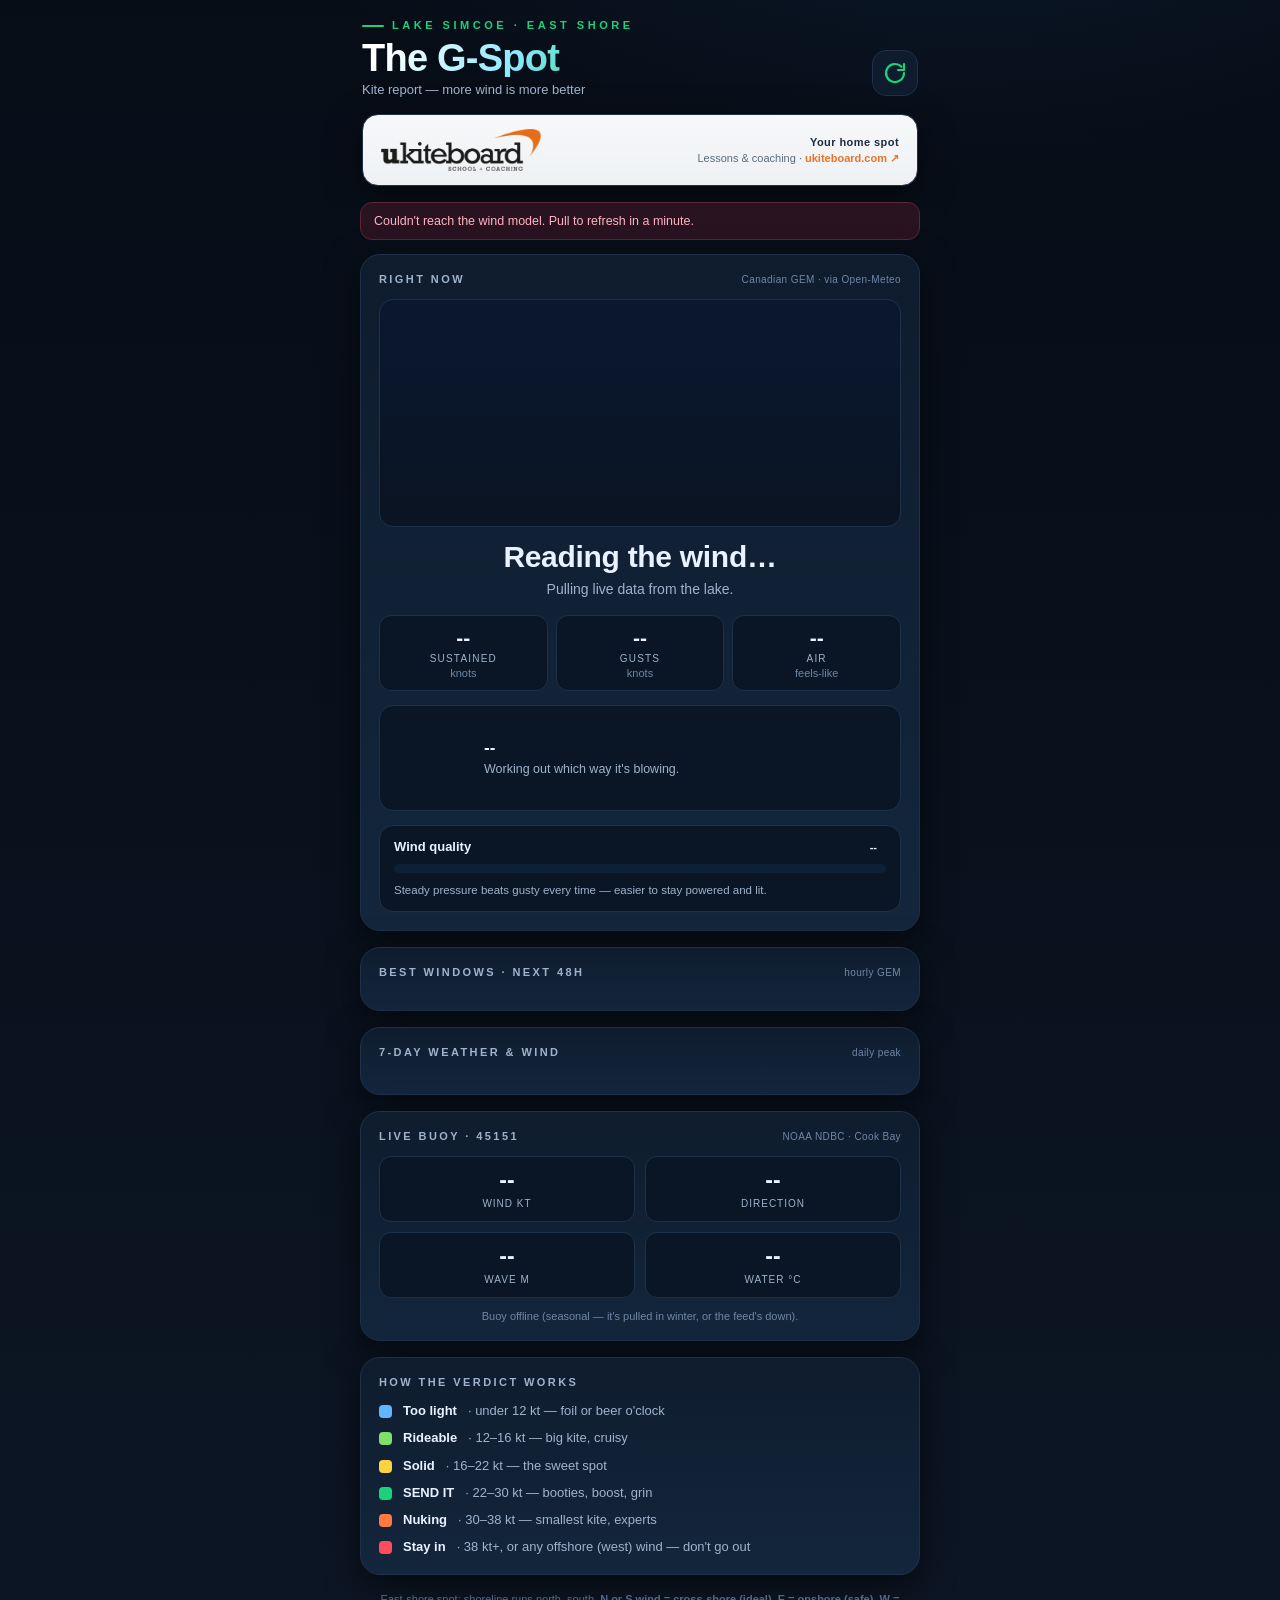
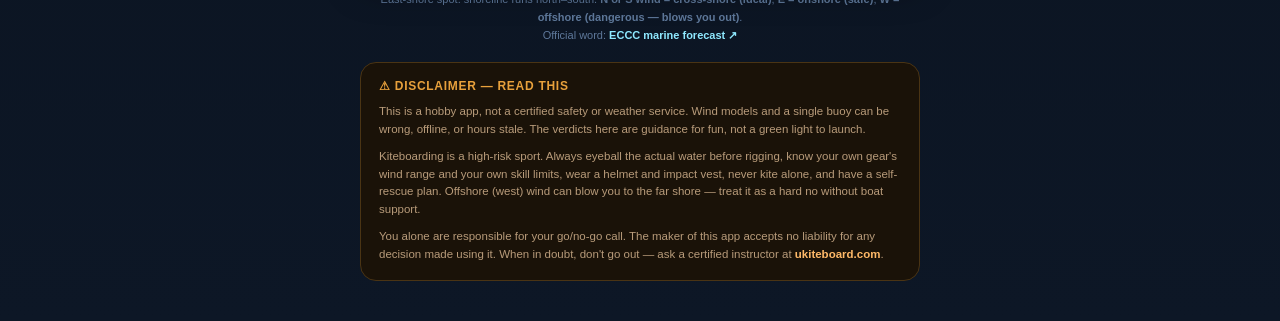
<file: ukiteboard.html>
<!DOCTYPE html>
<html lang="en">
<head>
<meta charset="UTF-8">
<meta name="viewport" content="width=device-width, initial-scale=1.0, viewport-fit=cover">
<title>The G-Spot · Lake Simcoe Kite Report</title>
<style>
  :root{
    /* ---- palette: wind-meter, not boating ---- */
    --bg:#070d17;
    --bg2:#0d1726;
    --card:#0f1c2e;
    --card2:#13263c;
    --ink:#eaf2ff;
    --ink-dim:#9fb3cc;
    --line:#1e3148;
    --send:#19d27a;      /* SEND IT green */
    --good:#7ee06b;
    --solid:#ffd23f;     /* solid breeze gold */
    --light:#62b6ff;     /* too light blue */
    --nuke:#ff7a3c;      /* nuking orange */
    --danger:#ff4d5e;    /* offshore / unkiteable red */
    --accent:#19d27a;
    --shadow:0 10px 34px rgba(0,0,0,.55);
  }
  *{box-sizing:border-box;-webkit-tap-highlight-color:transparent}
  html,body{margin:0;padding:0}
  body{
    background:
      radial-gradient(1200px 600px at 75% -10%, #12365a55, transparent 60%),
      linear-gradient(180deg,var(--bg) 0%, var(--bg2) 100%);
    color:var(--ink);
    font-family:"Inter",-apple-system,BlinkMacSystemFont,"Segoe UI",Roboto,Helvetica,Arial,sans-serif;
    min-height:100vh;
    -webkit-font-smoothing:antialiased;
    padding:max(14px,env(safe-area-inset-top)) 14px calc(40px + env(safe-area-inset-bottom));
  }
  .wrap{max-width:560px;margin:0 auto}

  /* ---------- masthead ---------- */
  .mast{display:flex;align-items:flex-end;justify-content:space-between;gap:12px;margin:6px 2px 18px}
  .mast .title{line-height:1}
  .eyebrow{
    font-size:11px;letter-spacing:.32em;text-transform:uppercase;color:var(--accent);
    font-weight:700;margin-bottom:8px;display:flex;align-items:center;gap:8px
  }
  .eyebrow::before{content:"";width:22px;height:2px;background:var(--accent);display:inline-block;border-radius:2px}
  h1{
    margin:0;font-size:38px;font-weight:900;letter-spacing:-.02em;
    background:linear-gradient(120deg,#fff 10%, #8fe9ff 55%, var(--send) 100%);
    -webkit-background-clip:text;background-clip:text;color:transparent;
  }
  .sub{color:var(--ink-dim);font-size:13px;margin-top:6px}
  .refreshBtn{
    flex:0 0 auto;width:46px;height:46px;border-radius:14px;border:1px solid var(--line);
    background:var(--card);display:grid;place-items:center;cursor:pointer;transition:.2s;
  }
  .refreshBtn:active{transform:scale(.92)}
  .refreshBtn svg{width:24px;height:24px}
  .refreshBtn.spin svg{animation:spin .9s linear infinite}
  @keyframes spin{to{transform:rotate(360deg)}}

  /* ---------- school logo bar ---------- */
  .logoBar{
    display:flex;align-items:center;gap:12px;margin:0 2px 16px;
    background:linear-gradient(180deg,#f7f8fa,#eef1f4);
    border:1px solid var(--line);border-radius:16px;
    padding:14px 18px;text-decoration:none;box-shadow:var(--shadow);
    transition:transform .15s ease, box-shadow .15s ease;
  }
  .logoBar:active{transform:scale(.985)}
  .logoBar:hover{box-shadow:0 12px 30px rgba(0,0,0,.5)}
  .logoBar img{height:42px;width:auto;display:block;flex:0 0 auto}
  .logoBar .lbMeta{margin-left:auto;text-align:right;line-height:1.3}
  .logoBar .lbTop{font-size:11px;font-weight:800;letter-spacing:.04em;color:#1d2c3e}
  .logoBar .lbSub{font-size:11px;color:#5a6b7d;margin-top:2px}
  .logoBar .lbGo{color:#e8742a;font-weight:800}
  @media(max-width:430px){
    .logoBar .lbMeta{display:none}
    .logoBar{justify-content:center}
    .logoBar img{height:38px}
  }

  /* ---------- card shell ---------- */
  .card{
    background:linear-gradient(180deg,var(--card),var(--card2));
    border:1px solid var(--line);border-radius:20px;box-shadow:var(--shadow);
    padding:18px;margin-bottom:16px;position:relative;overflow:hidden
  }
  .label{font-size:11px;letter-spacing:.22em;text-transform:uppercase;color:var(--ink-dim);font-weight:700}
  .cardHead{display:flex;align-items:center;justify-content:space-between;margin-bottom:14px}
  .src{font-size:10px;color:#6f87a6;letter-spacing:.04em}

  /* ---------- HERO verdict ---------- */
  .heroScene{
    width:100%;aspect-ratio:16/7;border-radius:14px;overflow:hidden;
    background:linear-gradient(180deg,#0a1830,#0a1422);border:1px solid var(--line);
    margin-bottom:14px
  }
  .heroScene svg{display:block;width:100%;height:100%}
  .verdictWrap{text-align:center;margin-bottom:4px}
  .verdictTier{font-size:30px;font-weight:900;letter-spacing:-.01em;line-height:1.05}
  .verdictLine{color:var(--ink-dim);font-size:14px;margin-top:6px;line-height:1.45}
  .nowGrid{
    display:grid;grid-template-columns:repeat(3,1fr);gap:8px;margin-top:16px
  }
  .stat{
    background:#0a1626;border:1px solid var(--line);border-radius:12px;padding:11px 8px;text-align:center
  }
  .stat .v{font-size:21px;font-weight:800;line-height:1}
  .stat .u{font-size:10px;color:var(--ink-dim);letter-spacing:.12em;text-transform:uppercase;margin-top:5px}
  .stat .x{font-size:11px;color:#6f87a6;margin-top:3px}

  /* wind direction compass */
  .windNow{display:flex;align-items:center;gap:14px;margin-top:14px;
    background:#0a1626;border:1px solid var(--line);border-radius:14px;padding:14px}
  .compass{flex:0 0 auto;width:76px;height:76px;position:relative}
  .compass svg{width:100%;height:100%}
  .windNow .wmeta{flex:1;min-width:0}
  .dirTag{font-weight:800;font-size:17px}
  .dirSub{color:var(--ink-dim);font-size:12.5px;margin-top:3px;line-height:1.4}
  .dirPill{display:inline-block;font-size:11px;font-weight:800;letter-spacing:.06em;
    padding:3px 9px;border-radius:999px;margin-top:7px;text-transform:uppercase}

  /* gust / steadiness bar */
  .steady{margin-top:14px;background:#0a1626;border:1px solid var(--line);border-radius:14px;padding:13px 14px}
  .steadyTop{display:flex;justify-content:space-between;align-items:baseline;margin-bottom:9px}
  .steadyTop .t{font-weight:700;font-size:13px}
  .steadyTop .badge{font-size:11px;font-weight:800;padding:2px 9px;border-radius:999px}
  .gustTrack{height:9px;border-radius:999px;background:#0d2036;overflow:hidden;position:relative}
  .gustFill{height:100%;border-radius:999px;transition:width .6s ease}
  .steadyNote{font-size:11.5px;color:var(--ink-dim);margin-top:9px;line-height:1.4}

  /* ---------- session window finder ---------- */
  .windowRow{display:flex;gap:10px;align-items:center;padding:12px 0;border-bottom:1px solid var(--line)}
  .windowRow:last-child{border-bottom:none}
  .winWhen{flex:0 0 88px;font-weight:700;font-size:13px}
  .winWhen small{display:block;color:#6f87a6;font-weight:500;font-size:11px;margin-top:2px}
  .winBar{flex:1;display:flex;flex-direction:column;gap:5px;min-width:0}
  .winBarTop{display:flex;justify-content:space-between;font-size:12px;color:var(--ink-dim)}
  .winTrack{height:7px;border-radius:999px;background:#0d2036;overflow:hidden}
  .winFill{height:100%;border-radius:999px}
  .winTier{flex:0 0 auto;font-size:11px;font-weight:800;padding:3px 8px;border-radius:8px;white-space:nowrap}

  /* ---------- 7 day strip ---------- */
  .stripScroll{display:flex;gap:9px;overflow-x:auto;padding-bottom:4px;-webkit-overflow-scrolling:touch}
  .day{flex:0 0 92px;background:#0a1626;border:1px solid var(--line);border-radius:14px;padding:11px 8px;text-align:center}
  .day .dow{font-size:11px;font-weight:800;letter-spacing:.06em;color:var(--ink-dim)}
  .day .wxi{height:32px;display:flex;align-items:center;justify-content:center;margin-top:5px}
  .day .temps{font-size:12px;font-weight:800;margin-top:3px;padding-bottom:4px;border-bottom:1px solid var(--line)}
  .day .temps span{color:#6f87a6;font-weight:600}
  .day .kt{font-size:22px;font-weight:900;margin:8px 0 1px;line-height:1}
  .day .ktu{font-size:9px;color:#6f87a6;letter-spacing:.1em}
  .day .gst{font-size:10.5px;color:var(--ink-dim);margin-top:4px}
  .day .arrow{font-size:18px;margin-top:6px;line-height:1}
  .day .pill{font-size:9px;font-weight:800;padding:2px 0;border-radius:7px;margin-top:7px;letter-spacing:.04em}

  /* ---------- buoy ---------- */
  .buoyGrid{display:grid;grid-template-columns:1fr 1fr;gap:10px}
  .buoyCell{background:#0a1626;border:1px solid var(--line);border-radius:12px;padding:12px;text-align:center}
  .buoyCell .v{font-size:23px;font-weight:800;line-height:1}
  .buoyCell .u{font-size:10px;color:var(--ink-dim);text-transform:uppercase;letter-spacing:.1em;margin-top:6px}
  .buoyStamp{font-size:11px;color:#6f87a6;text-align:center;margin-top:12px}

  /* legend */
  .legend{display:flex;flex-direction:column;gap:9px}
  .lgRow{display:flex;align-items:flex-start;gap:11px;font-size:13px;line-height:1.4}
  .lgDot{flex:0 0 auto;width:13px;height:13px;border-radius:4px;margin-top:3px}
  .lgRow b{font-weight:800;flex:0 0 auto}
  .lgRow span{color:var(--ink-dim)}

  .err{background:#2a1320;border:1px solid #5e2433;color:#ffb3c0;padding:11px 13px;border-radius:12px;font-size:12.5px;margin-bottom:14px;display:none}
  .foot{font-size:11px;color:#5e789a;text-align:center;line-height:1.6;margin-top:6px;padding:0 6px}
  a.gc{color:#8fe9ff;text-decoration:none;font-weight:700}
  .discCard{
    background:#1a1208;border:1px solid #4a3414;border-radius:16px;
    padding:16px 18px;margin-top:18px;
  }
  .discHead{font-size:12px;font-weight:800;letter-spacing:.06em;color:#e8a13c;text-transform:uppercase;margin-bottom:10px}
  .discCard p{font-size:11.5px;color:#b89b7a;line-height:1.55;margin:0 0 9px}
  .discCard p:last-child{margin-bottom:0}
  .discCard a.gc{color:#ffb968}

  @media(prefers-reduced-motion:reduce){
    *{animation:none !important;transition:none !important}
  }
</style>
</head>
<body>
<div class="wrap">

  <div class="mast">
    <div class="title">
      <div class="eyebrow">Lake Simcoe · East Shore</div>
      <h1>The G-Spot</h1>
      <div class="sub">Kite report — more wind is more better</div>
    </div>
    <button class="refreshBtn" id="refreshBtn" aria-label="Refresh">
      <svg viewBox="0 0 24 24" fill="none" stroke="#19d27a" stroke-width="2.2" stroke-linecap="round" stroke-linejoin="round">
        <path d="M21 12a9 9 0 1 1-2.64-6.36"/><path d="M21 3v6h-6"/>
      </svg>
    </button>
  </div>

  <a class="logoBar" href="https://ukiteboard.com" target="_blank" rel="noopener" aria-label="ukiteboard school and coaching — opens ukiteboard.com">
    <img src="[data-uri]" alt="ukiteboard school + coaching">
    <div class="lbMeta">
      <div class="lbTop">Your home spot</div>
      <div class="lbSub">Lessons &amp; coaching · <span class="lbGo">ukiteboard.com ↗</span></div>
    </div>
  </a>

  <div class="err" id="err"></div>

  <!-- ============ HERO VERDICT ============ -->
  <div class="card">
    <div class="cardHead">
      <span class="label">Right Now</span>
      <span class="src" id="nowSrc">Canadian GEM · via Open-Meteo</span>
    </div>

    <div class="heroScene" id="heroScene"></div>

    <div class="verdictWrap">
      <div class="verdictTier" id="vTier">Reading the wind…</div>
      <div class="verdictLine" id="vLine">Pulling live data from the lake.</div>
    </div>

    <div class="nowGrid">
      <div class="stat"><div class="v" id="sWind">--</div><div class="u">Sustained</div><div class="x">knots</div></div>
      <div class="stat"><div class="v" id="sGust">--</div><div class="u">Gusts</div><div class="x">knots</div></div>
      <div class="stat"><div class="v" id="sTemp">--</div><div class="u">Air</div><div class="x">feels-like</div></div>
    </div>

    <div class="windNow">
      <div class="compass" id="compass"></div>
      <div class="wmeta">
        <div class="dirTag" id="dirTag">--</div>
        <div class="dirSub" id="dirSub">Working out which way it's blowing.</div>
        <span class="dirPill" id="dirPill" style="display:none"></span>
      </div>
    </div>

    <div class="steady">
      <div class="steadyTop">
        <span class="t">Wind quality</span>
        <span class="badge" id="steadyBadge">--</span>
      </div>
      <div class="gustTrack"><div class="gustFill" id="gustFill" style="width:0%"></div></div>
      <div class="steadyNote" id="steadyNote">Steady pressure beats gusty every time — easier to stay powered and lit.</div>
    </div>
  </div>

  <!-- ============ TODAY'S WINDOWS ============ -->
  <div class="card">
    <div class="cardHead">
      <span class="label">Best Windows · Next 48h</span>
      <span class="src">hourly GEM</span>
    </div>
    <div id="windows"></div>
  </div>

  <!-- ============ 7 DAY ============ -->
  <div class="card">
    <div class="cardHead">
      <span class="label">7-Day Weather &amp; Wind</span>
      <span class="src">daily peak</span>
    </div>
    <div class="stripScroll" id="strip"></div>
  </div>

  <!-- ============ BUOY ============ -->
  <div class="card">
    <div class="cardHead">
      <span class="label">Live Buoy · 45151</span>
      <span class="src">NOAA NDBC · Cook Bay</span>
    </div>
    <div class="buoyGrid">
      <div class="buoyCell"><div class="v" id="bWind">--</div><div class="u">Wind kt</div></div>
      <div class="buoyCell"><div class="v" id="bDir">--</div><div class="u">Direction</div></div>
      <div class="buoyCell"><div class="v" id="bWave">--</div><div class="u">Wave m</div></div>
      <div class="buoyCell"><div class="v" id="bTemp">--</div><div class="u">Water °C</div></div>
    </div>
    <div class="buoyStamp" id="bStamp">No buoy report loaded.</div>
  </div>

  <!-- ============ LEGEND ============ -->
  <div class="card">
    <div class="cardHead"><span class="label">How the verdict works</span></div>
    <div class="legend">
      <div class="lgRow"><span class="lgDot" style="background:var(--light)"></span><b>Too light</b><span>· under 12 kt — foil or beer o'clock</span></div>
      <div class="lgRow"><span class="lgDot" style="background:var(--good)"></span><b>Rideable</b><span>· 12–16 kt — big kite, cruisy</span></div>
      <div class="lgRow"><span class="lgDot" style="background:var(--solid)"></span><b>Solid</b><span>· 16–22 kt — the sweet spot</span></div>
      <div class="lgRow"><span class="lgDot" style="background:var(--send)"></span><b>SEND IT</b><span>· 22–30 kt — booties, boost, grin</span></div>
      <div class="lgRow"><span class="lgDot" style="background:var(--nuke)"></span><b>Nuking</b><span>· 30–38 kt — smallest kite, experts</span></div>
      <div class="lgRow"><span class="lgDot" style="background:var(--danger)"></span><b>Stay in</b><span>· 38 kt+, or any offshore (west) wind — don't go out</span></div>
    </div>
  </div>

  <div class="foot">
    East-shore spot: shoreline runs north–south. <b>N or S wind = cross-shore (ideal)</b>, <b>E = onshore (safe)</b>, <b>W = offshore (dangerous — blows you out)</b>.<br>
    Official word: <a class="gc" id="ecccBtn" href="https://weather.gc.ca/marine/forecast_e.html?mapID=08" target="_blank" rel="noopener">ECCC marine forecast ↗</a>
  </div>

  <div class="discCard">
    <div class="discHead">⚠ Disclaimer — read this</div>
    <p>This is a hobby app, not a certified safety or weather service. Wind models and a single buoy can be wrong, offline, or hours stale. The verdicts here are guidance for fun, not a green light to launch.</p>
    <p>Kiteboarding is a high-risk sport. Always eyeball the actual water before rigging, know your own gear's wind range and your own skill limits, wear a helmet and impact vest, never kite alone, and have a self-rescue plan. Offshore (west) wind can blow you to the far shore — treat it as a hard no without boat support.</p>
    <p>You alone are responsible for your go/no-go call. The maker of this app accepts no liability for any decision made using it. When in doubt, don't go out — ask a certified instructor at <a class="gc" href="https://ukiteboard.com" target="_blank" rel="noopener">ukiteboard.com</a>.</p>
  </div>

</div>

<script>
/* ============================================================
   THE G-SPOT — Lake Simcoe east-shore kite report
   East side of the lake, shoreline running N–S.
   Higher wind = better. Sustained > gusty. Direction matters.
   ============================================================ */

// Spot: east shore of Lake Simcoe (Cook Bay / Georgina side ~ representative)
const SPOT = { lat: 44.40, lon: -79.33, name: "The G-Spot" };
const BUOY_ID = "45151"; // Lake Simcoe NDBC station

const MS_TO_KT = 1.943844;

// ---- date parser (Open-Meteo returns "2026-06-28T05:35" — no tz, no seconds) ----
function parseOM(s){
  const m = String(s).match(/(\d{4})-(\d{2})-(\d{2})T(\d{2}):(\d{2})/);
  if(!m) return new Date(s);
  return new Date(+m[1], +m[2]-1, +m[3], +m[4], +m[5]);
}

// =================== KITEBOARDING VERDICT LOGIC ===================
// Tiers by sustained knots. Higher = better, until it's unsafe.
const TIERS = [
  { key:"light", min:0,  max:12, name:"TOO LIGHT", color:"var(--light)", hex:"#62b6ff",
    line:"Under 12 kt. Not enough to ride a twin-tip. Foil weather, or crack a cold one." },
  { key:"ride",  min:12, max:16, name:"RIDEABLE",  color:"var(--good)",  hex:"#7ee06b",
    line:"12–16 kt. Get the big kite up — relaxed, cruisy session." },
  { key:"solid", min:16, max:22, name:"SOLID",     color:"var(--solid)", hex:"#ffd23f",
    line:"16–22 kt. The sweet spot. Powered, jumpable, all-day fun." },
  { key:"send",  min:22, max:30, name:"SEND IT",   color:"var(--send)",  hex:"#19d27a",
    line:"22–30 kt. Booties on, small kite, boost session. This is the good stuff." },
  { key:"nuke",  min:30, max:38, name:"NUKING",    color:"var(--nuke)",  hex:"#ff7a3c",
    line:"30–38 kt. Smallest kite you own. Experienced riders only — it's survival-fun." },
  { key:"stay",  min:38, max:999,name:"STAY IN",   color:"var(--danger)",hex:"#ff4d5e",
    line:"38 kt+. Overpowered and dangerous. Watch from shore." },
];
function tierFor(kt){
  for(const t of TIERS){ if(kt >= t.min && kt < t.max) return t; }
  return TIERS[TIERS.length-1];
}

// ---- direction relative to an N–S shoreline on the EAST side ----
// Wind FROM the east (~90°) = ONSHORE (pushes you back to your own beach — safe).
// Wind FROM the west (~270°) = OFFSHORE (blows you out to open lake — dangerous).
// Wind FROM N (~0/360) or S (~180) = CROSS / SIDE-SHORE (ride out & back — ideal).
// Diagonals onshore (NE/SE) = side-onshore = the gold standard.
function dirInfo(fromDeg){
  const d = ((fromDeg % 360) + 360) % 360;
  // angular distance helper
  const near = (a,target)=>{ let x=Math.abs(a-target); return Math.min(x,360-x); };
  const card = ["N","NNE","NE","ENE","E","ESE","SE","SSE","S","SSW","SW","WSW","W","WNW","NW","NNW"][Math.round(d/22.5)%16];

  // West sector = offshore. Centered on 270, dangerous band ±50°.
  const offshoreDist = near(d,270);
  if(offshoreDist <= 35){
    return { type:"OFFSHORE", card, quality:"bad",
      pill:"OFFSHORE — risky", pillColor:"#ff4d5e",
      sub:"Blowing from the west, straight off your beach toward open water. A dropped kite or broken line means you drift to the far shore. Only with a chase boat / downwind plan." };
  }
  if(offshoreDist <= 55){
    return { type:"CROSS-OFFSHORE", card, quality:"caution",
      pill:"Cross-offshore — caution", pillColor:"#ff7a3c",
      sub:"Angled off the beach. Rideable for confident kiters who can hold upwind, but stay close in and have an out." };
  }
  // East sector = onshore. Centered on 90.
  const onshoreDist = near(d,90);
  if(onshoreDist <= 35){
    return { type:"ONSHORE", card, quality:"ok",
      pill:"Onshore — safe", pillColor:"#62b6ff",
      sub:"Blowing in off the lake onto your beach. Safest direction — anything goes wrong, the wind brings you home. Upwind riding is a touch harder." };
  }
  // Everything else is cross / side-shore (N, S, and the onshore diagonals NE/SE)
  // Distinguish side-onshore (NE 45 / SE 135) as the ideal.
  if(near(d,45) <= 25 || near(d,135) <= 25){
    return { type:"SIDE-ONSHORE", card, quality:"ideal",
      pill:"Side-onshore — ideal", pillColor:"#19d27a",
      sub:"The dream. Diagonally onto shore — ride straight out and carve back without fighting upwind, and the lake walks you home if you swim." };
  }
  return { type:"CROSS-SHORE", card, quality:"ideal",
    pill:"Cross-shore — ideal", pillColor:"#19d27a",
    sub:"Blowing parallel to your N–S beach. Ride out and back at 90° all day, easy launches and landings. Textbook kite direction." };
}

// ---- gustiness: sustained vs gust. smaller spread = steadier = better ----
function steadiness(sustainedKt, gustKt){
  const spread = Math.max(0, gustKt - sustainedKt);
  const ratio = sustainedKt > 2 ? spread / sustainedKt : 1;
  // ratio: <0.25 glassy-steady, .25-.4 fine, .4-.6 gusty, >.6 nuked/punchy
  let label, badge, color, note, pct;
  if(ratio < 0.22){ label="Steady"; color="#19d27a"; pct=92;
    note="Rock-steady pressure. Easy to stay lit and trim your kite — best kind of wind."; }
  else if(ratio < 0.38){ label="Mostly steady"; color="#7ee06b"; pct=72;
    note="Decent consistency. The odd gust but nothing that'll yank you off your edge."; }
  else if(ratio < 0.6){ label="Gusty"; color="#ffd23f"; pct=46;
    note="Punchy. Lulls drop the kite, gusts overpower — size down and stay defensive."; }
  else { label="Very gusty"; color="#ff7a3c"; pct=22;
    note="Big spread between lulls and gusts. Hard, sketchy session — wind's not your friend today."; }
  return { spread:Math.round(spread), ratio, label, color, note, pct };
}

// ---- combine wind + direction + steadiness into a headline session call ----
function sessionCall(kt, gust, dir, steady){
  const t = tierFor(kt);
  // Hard safety override: offshore in real wind = stay in regardless of strength
  if(dir.quality==="bad" && kt >= 12){
    return { tier:{...TIERS[5], name:"OFFSHORE — DON'T", color:"var(--danger)", hex:"#ff4d5e"},
      head:"Wind's off the beach", say:`${Math.round(kt)} kt blowing offshore. Plenty of wind, wrong way — it'll carry you out, not home. Skip it unless you've got a boat on the water.` };
  }
  if(t.key==="light"){
    return { tier:t, head:t.name, say:t.line };
  }
  if(t.key==="stay"){
    return { tier:t, head:t.name, say:t.line };
  }
  // good wind range — flavour the line by direction + steadiness
  let extra="";
  if(dir.quality==="ideal") extra = " Direction's bang on.";
  else if(dir.quality==="ok") extra = " Onshore and safe.";
  else if(dir.quality==="caution") extra = " Mind that cross-offshore angle.";
  if(steady.ratio >= 0.6) extra += " But it's gusty — size down.";
  else if(steady.ratio < 0.22 && (t.key==="solid"||t.key==="send")) extra += " And it's glassy-steady.";
  return { tier:t, head:t.name, say:t.line + extra };
}

// =================== SCENE (480x210, 16:7) ===================
// weather_code (WMO) -> sky bucket
function skyBucket(code, cloudPct){
  if(code>=95) return "storm";           // thunderstorm
  if(code>=71 && code<=77) return "snow"; // snow
  if((code>=51 && code<=67) || (code>=80 && code<=82)) return "rain"; // drizzle/rain/showers
  if(code>=45 && code<=48) return "fog";
  if(code===0) return "clear";
  if(code===1) return cloudPct>40 ? "partly" : "clear";
  if(code===2) return "partly";
  if(code===3) return "overcast";
  return cloudPct>60 ? "overcast" : cloudPct>25 ? "partly" : "clear";
}

function buildHero(tier, kt, gust, dirCard, isDay, weatherCode, cloudPct){
  const wEl = document.getElementById('heroScene');
  const c = tier.hex;
  const inten = Math.max(0, Math.min(1, (kt-10)/30));      // 0..1 for wave/rock/kite energy
  const windF = Math.max(0, Math.min(1, (kt-6)/34));        // 0..1 for wind streaks (start showing earlier)
  const waveAmp = 4 + inten*14;
  const rockDeg = 2 + inten*16;
  const rockDur = (2.4 - inten*1.5).toFixed(2);
  const bucket = skyBucket(weatherCode, cloudPct);
  const wet = (bucket==="rain"||bucket==="storm"||bucket==="snow");
  const cloudy = (bucket==="overcast"||bucket==="fog"||wet);

  // ---- sky gradient by day/night + cloud cover ----
  let sky1, sky2;
  if(!isDay){ sky1="#0a1430"; sky2="#0b1d39"; }
  else if(bucket==="clear"){ sky1="#1a5a9c"; sky2="#7ec4e8"; }
  else if(bucket==="partly"){ sky1="#2a648f"; sky2="#86b6d4"; }
  else { sky1="#3d566e"; sky2="#7e93a6"; }   // overcast/rain/fog grey

  // ---- celestial: sun (day) or crescent moon + stars (night) ----
  const sunDimmed = (bucket==="overcast"||bucket==="fog"||wet);
  let celestial="";
  if(isDay){
    if(sunDimmed){
      // fully overcast/rain/fog: no visible sun, the grey sky + clouds carry it
      celestial = "";
    } else {
      const sunCol = "#ffd23f";
      celestial = `
      <g class="sun">
        <circle cx="86" cy="48" r="22" fill="${sunCol}"/>
        <g class="rays" stroke="${sunCol}" stroke-width="2.6" stroke-linecap="round" opacity=".85">
          ${Array.from({length:8}).map((_,i)=>{const a=i*Math.PI/4;return `<line x1="${86+Math.cos(a)*30}" y1="${48+Math.sin(a)*30}" x2="${86+Math.cos(a)*40}" y2="${48+Math.sin(a)*40}"/>`}).join("")}
        </g>
      </g>`;
    }
  } else {
    // stars (hidden under heavy cloud), then crescent moon
    const stars = cloudy ? "" : Array.from({length:18}).map((_,i)=>{
      const x=14+((i*53)%452), y=12+((i*37)%72), r=(i%3===0)?1.3:0.8;
      return `<circle class="star s${i%3}" cx="${x}" cy="${y}" r="${r}" fill="#dce8ff"/>`;
    }).join("");
    celestial = `
      ${stars}
      <g class="moon">
        <circle cx="88" cy="46" r="19" fill="#eef3ff"/>
        <circle cx="80" cy="40" r="19" fill="${sky1}"/>
        <circle cx="98" cy="40" r="1.6" fill="#cdd8ef" opacity=".7"/>
        <circle cx="92" cy="55" r="1.1" fill="#cdd8ef" opacity=".6"/>
      </g>`;
  }

  // ---- clouds (count & opacity by cloudiness) ----
  let cloudCount = bucket==="clear"?0 : bucket==="partly"?2 : bucket==="fog"?4 : 3;
  const cloudCol = isDay ? (cloudy?"#c4d0dc":"#eef4fa") : "#33415c";
  const cloudOp  = isDay ? (cloudy?0.95:0.85) : 0.8;
  function cloud(cx,cy,s,dur,delay){
    return `<g class="cloud" style="animation-duration:${dur}s;animation-delay:-${delay}s">
      <g transform="translate(${cx} ${cy}) scale(${s})">
        <ellipse cx="0" cy="0" rx="26" ry="13" fill="${cloudCol}" opacity="${cloudOp}"/>
        <ellipse cx="-18" cy="4" rx="16" ry="10" fill="${cloudCol}" opacity="${cloudOp}"/>
        <ellipse cx="18" cy="4" rx="18" ry="10" fill="${cloudCol}" opacity="${cloudOp}"/>
        <ellipse cx="2" cy="-8" rx="15" ry="11" fill="${cloudCol}" opacity="${cloudOp}"/>
      </g></g>`;
  }
  let clouds="";
  const cloudSpots=[[150,42,1.0,46,0],[300,30,0.8,60,18],[230,60,0.95,52,32],[400,50,0.7,64,8]];
  for(let i=0;i<cloudCount;i++){ const s=cloudSpots[i]; clouds+=cloud(s[0],s[1],s[2],s[3],s[4]); }

  // ---- wind streaks: faint curved lines blowing across, more with stronger wind ----
  let streaks="";
  if(windF>0.05){
    const n=Math.round(2+windF*5);
    for(let i=0;i<n;i++){
      const y=70+i*9+(i%2?4:0);
      const len=30+windF*70;
      const dur=(2.6-windF*1.6).toFixed(2);
      const op=(0.12+windF*0.33).toFixed(2);
      streaks+=`<path class="streak" style="animation-duration:${dur}s;animation-delay:-${(i*0.4).toFixed(1)}s"
        d="M0 ${y} q ${len*0.5} -5 ${len} 0" stroke="#ffffff" stroke-width="1.6" fill="none" opacity="${op}" stroke-linecap="round"/>`;
    }
  }

  // ---- rain / snow ----
  let precip="";
  if(bucket==="rain"||bucket==="storm"){
    precip=Array.from({length:26}).map((_,i)=>{const x=12+((i*47)%460);const d=(0.5+(i%4)*0.12).toFixed(2);
      return `<line class="rain" style="animation-duration:${d}s;animation-delay:-${(i%5)*0.12}s" x1="${x}" y1="0" x2="${x-6}" y2="14" stroke="#9fc4e8" stroke-width="1.4" opacity=".5"/>`;}).join("");
  } else if(bucket==="snow"){
    precip=Array.from({length:22}).map((_,i)=>{const x=12+((i*53)%460);const d=(2.4+(i%5)*0.4).toFixed(2);
      return `<circle class="snow" style="animation-duration:${d}s;animation-delay:-${(i%6)*0.4}s" cx="${x}" cy="0" r="1.6" fill="#fff" opacity=".75"/>`;}).join("");
  }
  let bolt = bucket==="storm" ? `<path class="bolt" d="M250 30 L240 70 L252 70 L242 112 L272 64 L258 64 L268 30 Z" fill="#ffe14d"/>` : "";

  // ---- whitecaps with wind ----
  let caps="";
  if(kt>=16){
    const n=Math.round(2+inten*5);
    for(let i=0;i<n;i++){ const x=40+i*(400/n)+(i%2?14:0);
      caps+=`<ellipse cx="${x}" cy="${150+(i%3)*8}" rx="${6+inten*5}" ry="2.4" fill="#ffffff" opacity="${0.5+inten*0.3}"/>`; }
  }

  // ===== REALISTIC LEI KITE (leading-edge inflatable C-arc) =====
  // anchored top-right, riderward lines down to the bar at the rider's hands
  const kiteX=372, kiteY=34 - inten*6;
  const kite = `
    <g class="kt">
      <!-- canopy: arched LEI with swept wingtips -->
      <path d="M${kiteX-46} ${kiteY+30}
               C ${kiteX-40} ${kiteY-6}, ${kiteX-16} ${kiteY-20}, ${kiteX} ${kiteY-20}
               C ${kiteX+16} ${kiteY-20}, ${kiteX+40} ${kiteY-6}, ${kiteX+46} ${kiteY+30}
               C ${kiteX+30} ${kiteY+16}, ${kiteX+14} ${kiteY+10}, ${kiteX} ${kiteY+10}
               C ${kiteX-14} ${kiteY+10}, ${kiteX-30} ${kiteY+16}, ${kiteX-46} ${kiteY+30} Z"
            fill="${c}" stroke="#0a1626" stroke-width="1.4"/>
      <!-- leading-edge tube highlight -->
      <path d="M${kiteX-46} ${kiteY+30}
               C ${kiteX-40} ${kiteY-6}, ${kiteX-16} ${kiteY-20}, ${kiteX} ${kiteY-20}
               C ${kiteX+16} ${kiteY-20}, ${kiteX+40} ${kiteY-6}, ${kiteX+46} ${kiteY+30}"
            fill="none" stroke="#ffffff" stroke-width="2.4" opacity=".5"/>
      <!-- struts -->
      <line x1="${kiteX-23}" y1="${kiteY-9}" x2="${kiteX-22}" y2="${kiteY+15}" stroke="#0a1626" stroke-width="1" opacity=".55"/>
      <line x1="${kiteX}"    y1="${kiteY-19}" x2="${kiteX}"   y2="${kiteY+10}" stroke="#0a1626" stroke-width="1" opacity=".55"/>
      <line x1="${kiteX+23}" y1="${kiteY-9}" x2="${kiteX+22}" y2="${kiteY+15}" stroke="#0a1626" stroke-width="1" opacity=".55"/>
      <!-- four flying lines converging to the bar -->
      <line x1="${kiteX-44}" y1="${kiteY+28}" x2="262" y2="120" stroke="#dfe9ff" stroke-width=".8" opacity=".5"/>
      <line x1="${kiteX-15}" y1="${kiteY+8}"  x2="266" y2="120" stroke="#dfe9ff" stroke-width=".8" opacity=".5"/>
      <line x1="${kiteX+15}" y1="${kiteY+8}"  x2="270" y2="120" stroke="#dfe9ff" stroke-width=".8" opacity=".5"/>
      <line x1="${kiteX+44}" y1="${kiteY+28}" x2="274" y2="120" stroke="#dfe9ff" stroke-width=".8" opacity=".5"/>
    </g>`;

  wEl.innerHTML = `
  <svg viewBox="0 0 480 210" preserveAspectRatio="none">
    <defs>
      <linearGradient id="sky" x1="0" y1="0" x2="0" y2="1">
        <stop offset="0" stop-color="${sky1}"/><stop offset="1" stop-color="${sky2}"/>
      </linearGradient>
      <linearGradient id="water" x1="0" y1="0" x2="0" y2="1">
        <stop offset="0" stop-color="#0f3a5c"/><stop offset="1" stop-color="#06223a"/>
      </linearGradient>
      <style>
        @keyframes rock${tier.key}{0%,100%{transform:rotate(-${rockDeg}deg)}50%{transform:rotate(${rockDeg}deg)}}
        @keyframes drift{from{transform:translateX(0)}to{transform:translateX(-80px)}}
        @keyframes kiteSway{0%,100%{transform:translateX(0) rotate(-3deg)}50%{transform:translateX(${5+inten*9}px) rotate(3deg)}}
        @keyframes raySpin{to{transform:rotate(360deg)}}
        @keyframes cloudMove{from{transform:translateX(40px)}to{transform:translateX(-560px)}}
        @keyframes streakMove{from{transform:translateX(-120px);opacity:0}10%{opacity:1}90%{opacity:1}to{transform:translateX(560px);opacity:0}}
        @keyframes rainFall{from{transform:translateY(-16px)}to{transform:translateY(150px)}}
        @keyframes snowFall{from{transform:translateY(-16px) translateX(0)}to{transform:translateY(150px) translateX(-14px)}}
        @keyframes twk{0%,100%{opacity:.35}50%{opacity:1}}
        @keyframes flash{0%,92%,100%{opacity:0}94%,98%{opacity:.9}}
        #heroScene .rk{animation:rock${tier.key} ${rockDur}s ease-in-out infinite;transform-origin:50% 72%}
        #heroScene .wv{animation:drift ${(3.5-inten*2).toFixed(2)}s linear infinite}
        #heroScene .kt{animation:kiteSway ${(2.2-inten).toFixed(2)}s ease-in-out infinite;transform-origin:${kiteX}px ${kiteY}px}
        #heroScene .rays{animation:raySpin 36s linear infinite;transform-origin:86px 48px}
        #heroScene .cloud{animation:cloudMove linear infinite}
        #heroScene .streak{animation:streakMove linear infinite}
        #heroScene .rain{animation:rainFall linear infinite}
        #heroScene .snow{animation:snowFall ease-in infinite}
        #heroScene .star{animation:twk 3s ease-in-out infinite}
        #heroScene .s1{animation-delay:.6s}#heroScene .s2{animation-delay:1.4s}
        #heroScene .bolt{animation:flash 4s linear infinite}
        @media(prefers-reduced-motion:reduce){#heroScene .rk,#heroScene .wv,#heroScene .kt,#heroScene .rays,#heroScene .cloud,#heroScene .streak,#heroScene .rain,#heroScene .snow,#heroScene .star,#heroScene .bolt{animation:none}}
      </style>
    </defs>

    <rect width="480" height="210" fill="url(#sky)"/>
    ${celestial}
    <g>${clouds}</g>
    <g>${streaks}</g>
    <g>${precip}</g>
    ${bolt}

    <!-- water -->
    <rect y="128" width="480" height="82" fill="url(#water)"/>
    <g class="wv">
      <path d="M-80 138 Q -40 ${138-waveAmp} 0 138 T 80 138 T 160 138 T 240 138 T 320 138 T 400 138 T 480 138 T 560 138 V 210 H -80 Z" fill="#0d3551" opacity=".9"/>
    </g>
    <g class="wv" style="animation-duration:${(4.6-inten*2).toFixed(2)}s">
      <path d="M-80 146 Q -40 ${146-waveAmp*0.7} 0 146 T 80 146 T 160 146 T 240 146 T 320 146 T 400 146 T 480 146 T 560 146 V 210 H -80 Z" fill="#0a2c47" opacity=".95"/>
    </g>
    ${caps}

    ${kite}

    <!-- rider + board -->
    <g class="rk">
      <ellipse cx="252" cy="150" rx="26" ry="5" fill="#16263c" stroke="${c}" stroke-width="2"/>
      <line x1="252" y1="150" x2="258" y2="120" stroke="#1a2740" stroke-width="6" stroke-linecap="round"/>
      <line x1="252" y1="150" x2="258" y2="120" stroke="#eaf2ff" stroke-width="4.5" stroke-linecap="round"/>
      <circle cx="259" cy="112" r="6.5" fill="#f3d9b0"/>
      <!-- harness/bar -->
      <line x1="258" y1="124" x2="270" y2="120" stroke="#eaf2ff" stroke-width="3.5" stroke-linecap="round"/>
      <line x1="262" y1="120" x2="278" y2="120" stroke="#cfe0ff" stroke-width="3" stroke-linecap="round"/>
    </g>
  </svg>`;
}

// =================== COMPASS ===================
function buildCompass(fromDeg, info){
  // arrow points the way wind is GOING (fromDeg + 180)
  const go = (fromDeg + 180) % 360;
  const col = info.quality==="ideal" ? "#19d27a" : info.quality==="ok" ? "#62b6ff" : info.quality==="caution" ? "#ff7a3c" : "#ff4d5e";
  document.getElementById('compass').innerHTML = `
  <svg viewBox="0 0 100 100">
    <circle cx="50" cy="50" r="44" fill="#0a1626" stroke="#1e3148" stroke-width="2"/>
    <!-- N-S shoreline (the beach runs vertical) -->
    <line x1="50" y1="10" x2="50" y2="90" stroke="#2c4863" stroke-width="6" stroke-linecap="round" opacity=".55"/>
    <text x="50" y="9" text-anchor="middle" font-size="9" font-weight="800" fill="#6f87a6">N</text>
    <text x="50" y="98" text-anchor="middle" font-size="9" font-weight="800" fill="#6f87a6">S</text>
    <text x="93" y="53" text-anchor="middle" font-size="8" font-weight="700" fill="#49678a">E</text>
    <text x="7" y="53" text-anchor="middle" font-size="8" font-weight="700" fill="#49678a">W</text>
    <g transform="rotate(${go} 50 50)">
      <line x1="50" y1="50" x2="50" y2="18" stroke="${col}" stroke-width="4.5" stroke-linecap="round"/>
      <path d="M50 12 L45 24 L55 24 Z" fill="${col}"/>
    </g>
    <circle cx="50" cy="50" r="4.5" fill="${col}"/>
  </svg>`;
}

// =================== RENDER ===================
function setVerdict(call){
  const t = call.tier;
  document.getElementById('vTier').textContent = call.head;
  document.getElementById('vTier').style.color = t.hex;
  document.getElementById('vLine').textContent = call.say;
}

function tierMini(kt, dirQuality){
  let t = tierFor(kt);
  if(dirQuality==="bad" && kt>=12) t = {...TIERS[5], hex:"#ff4d5e", name:"OFF"};
  return t;
}

// =================== DATA ===================
async function loadForecast(){
  const u = `https://api.open-meteo.com/v1/gem?latitude=${SPOT.lat}&longitude=${SPOT.lon}`
    + `&current=wind_speed_10m,wind_gusts_10m,wind_direction_10m,temperature_2m,apparent_temperature,weather_code,is_day,cloud_cover`
    + `&hourly=wind_speed_10m,wind_gusts_10m,wind_direction_10m`
    + `&daily=wind_speed_10m_max,wind_gusts_10m_max,wind_direction_10m_dominant,weather_code,temperature_2m_max,temperature_2m_min`
    + `&wind_speed_unit=kn&temperature_unit=celsius&timezone=America/Toronto&forecast_days=7`;
  const r = await fetch(u);
  if(!r.ok) throw new Error("Forecast "+r.status);
  return r.json();
}

function renderNow(d){
  const cur = d.current;
  const kt   = cur.wind_speed_10m;
  const gust = cur.wind_gusts_10m;
  const deg  = cur.wind_direction_10m;
  const isDay = cur.is_day === 1;

  const dir = dirInfo(deg);
  const steady = steadiness(kt, gust);
  const call = sessionCall(kt, gust, dir, steady);

  // hero
  buildHero(call.tier, kt, gust, dir.card, isDay, cur.weather_code, cur.cloud_cover);
  setVerdict(call);

  // stats
  document.getElementById('sWind').textContent = Math.round(kt);
  document.getElementById('sWind').style.color = call.tier.hex;
  document.getElementById('sGust').textContent = Math.round(gust);
  document.getElementById('sTemp').textContent = Math.round(cur.apparent_temperature)+"°";

  // compass + direction
  buildCompass(deg, dir);
  document.getElementById('dirTag').textContent = `${dir.card} · ${dir.type}`;
  document.getElementById('dirSub').textContent = dir.sub;
  const pill = document.getElementById('dirPill');
  pill.style.display = "inline-block";
  pill.textContent = dir.pill;
  pill.style.background = dir.pillColor+"22";
  pill.style.color = dir.pillColor;
  pill.style.border = "1px solid "+dir.pillColor+"55";

  // steadiness
  const sb = document.getElementById('steadyBadge');
  sb.textContent = steady.label + " · ±"+steady.spread+" kt";
  sb.style.background = steady.color+"22"; sb.style.color = steady.color;
  const gf = document.getElementById('gustFill');
  gf.style.width = steady.pct+"%"; gf.style.background = steady.color;
  document.getElementById('steadyNote').textContent = steady.note;
}

function renderWindows(d){
  const h = d.hourly;
  const now = new Date();
  const el = document.getElementById('windows');
  // scan next 48h, find contiguous rideable blocks (kt>=14 and not offshore)
  const rows = [];
  for(let i=0;i<h.time.length && i<48;i++){
    const t = parseOM(h.time[i]);
    if(t < now - 3600*1000) continue;
    const kt = h.wind_speed_10m[i];
    const gust = h.wind_gusts_10m[i];
    const dir = dirInfo(h.wind_direction_10m[i]);
    rows.push({t, kt, gust, dir});
  }
  // pick the standout hours: top sustained, but show a readable rolling list every 3h for first 24, peaks after
  const picks = rows.filter((_,i)=> i%3===0).slice(0,8);
  let html = "";
  const maxKt = Math.max(20, ...picks.map(p=>p.kt));
  picks.forEach(p=>{
    const mt = tierMini(p.kt, p.dir.quality);
    const pctW = Math.min(100, (p.kt/maxKt)*100);
    const hh = p.t.getHours();
    const ap = hh<12?"am":"pm"; const h12=((hh%12)||12);
    const dow = p.t.toLocaleDateString('en-CA',{weekday:'short'});
    html += `<div class="windowRow">
      <div class="winWhen">${h12}${ap}<small>${dow} · ${p.dir.card}</small></div>
      <div class="winBar">
        <div class="winBarTop"><span>${Math.round(p.kt)} kt</span><span>g${Math.round(p.gust)}</span></div>
        <div class="winTrack"><div class="winFill" style="width:${pctW}%;background:${mt.hex}"></div></div>
      </div>
      <div class="winTier" style="background:${mt.hex}22;color:${mt.hex}">${mt.name}</div>
    </div>`;
  });
  el.innerHTML = html || `<div style="color:var(--ink-dim);font-size:13px;padding:8px 0">No hourly data right now.</div>`;
}

const ARROWS = {N:"↓",NNE:"↓",NE:"↙",ENE:"←",E:"←",ESE:"←",SE:"↖",SSE:"↑",S:"↑",SSW:"↑",SW:"↗",WSW:"→",W:"→",WNW:"→",NW:"↘",NNW:"↓"};
function cardOf(deg){return ["N","NNE","NE","ENE","E","ESE","SE","SSE","S","SSW","SW","WSW","W","WNW","NW","NNW"][Math.round(((deg%360)+360)%360/22.5)%16];}

// small inline weather icon (sun / partly / cloud / rain / storm / snow / fog)
function wxIcon(code){
  const b = skyBucket(code, code===3?100:0);
  const sun = `<circle cx="13" cy="12" r="6" fill="#ffd23f"/>${Array.from({length:8}).map((_,i)=>{const a=i*Math.PI/4;return `<line x1="${13+Math.cos(a)*8}" y1="${12+Math.sin(a)*8}" x2="${13+Math.cos(a)*10.5}" y2="${12+Math.sin(a)*10.5}" stroke="#ffd23f" stroke-width="1.6" stroke-linecap="round"/>`}).join("")}`;
  const cloud = (cx,cy,col)=>`<ellipse cx="${cx}" cy="${cy}" rx="9" ry="5.5" fill="${col}"/><ellipse cx="${cx-6}" cy="${cy+2}" rx="6" ry="4.5" fill="${col}"/><ellipse cx="${cx+6}" cy="${cy+2}" rx="6" ry="4.5" fill="${col}"/><ellipse cx="${cx}" cy="${cy-3}" rx="5.5" ry="4.5" fill="${col}"/>`;
  let inner;
  if(b==="clear") inner = sun;
  else if(b==="partly") inner = `<g transform="translate(2 -1) scale(.8)"><circle cx="9" cy="8" r="5" fill="#ffd23f"/></g>${cloud(15,16,"#cfd9e4")}`;
  else if(b==="fog") inner = `${cloud(13,11,"#b8c4d0")}<line x1="6" y1="19" x2="20" y2="19" stroke="#b8c4d0" stroke-width="1.6" stroke-linecap="round"/><line x1="8" y1="22" x2="18" y2="22" stroke="#b8c4d0" stroke-width="1.6" stroke-linecap="round"/>`;
  else if(b==="rain") inner = `${cloud(13,10,"#aeb9c6")}<line x1="9" y1="18" x2="7" y2="23" stroke="#62b6ff" stroke-width="1.8" stroke-linecap="round"/><line x1="14" y1="18" x2="12" y2="23" stroke="#62b6ff" stroke-width="1.8" stroke-linecap="round"/><line x1="19" y1="18" x2="17" y2="23" stroke="#62b6ff" stroke-width="1.8" stroke-linecap="round"/>`;
  else if(b==="storm") inner = `${cloud(13,10,"#8b97a6")}<path d="M13 17 L9 23 L13 23 L10 28 L18 21 L14 21 L17 17 Z" fill="#ffe14d"/>`;
  else if(b==="snow") inner = `${cloud(13,10,"#c4d0dc")}<circle cx="9" cy="20" r="1.4" fill="#fff"/><circle cx="14" cy="22" r="1.4" fill="#fff"/><circle cx="18" cy="20" r="1.4" fill="#fff"/>`;
  else inner = cloud(13,12,"#cfd9e4");
  return `<svg viewBox="0 0 26 28" width="30" height="32">${inner}</svg>`;
}

function renderStrip(d){
  const dy = d.daily;
  const el = document.getElementById('strip');
  let html = "";
  for(let i=0;i<dy.time.length;i++){
    const date = parseOM(dy.time[i]+"T12:00");
    const dow = i===0 ? "TODAY" : date.toLocaleDateString('en-CA',{weekday:'short'}).toUpperCase();
    const kt = dy.wind_speed_10m_max[i];
    const gust = dy.wind_gusts_10m_max[i];
    const deg = dy.wind_direction_10m_dominant[i];
    const card = cardOf(deg);
    const dir = dirInfo(deg);
    const mt = tierMini(kt, dir.quality);
    const goArrow = ARROWS[cardOf((deg+180)%360)] || "·";
    const code = dy.weather_code ? dy.weather_code[i] : 1;
    const hi = dy.temperature_2m_max ? Math.round(dy.temperature_2m_max[i]) : null;
    const lo = dy.temperature_2m_min ? Math.round(dy.temperature_2m_min[i]) : null;
    html += `<div class="day">
      <div class="dow">${dow}</div>
      <div class="wxi">${wxIcon(code)}</div>
      <div class="temps">${hi!=null?hi+"°":""}${lo!=null?` <span>${lo}°</span>`:""}</div>
      <div class="kt" style="color:${mt.hex}">${Math.round(kt)}</div>
      <div class="ktu">KT MAX</div>
      <div class="gst">g${Math.round(gust)} · ${card}</div>
      <div class="arrow" style="color:${dir.quality==='ideal'?'#19d27a':dir.quality==='bad'?'#ff4d5e':'#62b6ff'}">${goArrow}</div>
      <div class="pill" style="background:${mt.hex}22;color:${mt.hex}">${mt.name}</div>
    </div>`;
  }
  el.innerHTML = html;
}

// =================== BUOY (NOAA NDBC text feed, CORS proxy chain) ===================
const PROXIES = [
  u=>`https://corsproxy.io/?url=${encodeURIComponent(u)}`,
  u=>`https://api.allorigins.win/raw?url=${encodeURIComponent(u)}`,
  u=>`https://thingproxy.freeboard.io/fetch/${u}`,
];
async function loadBuoy(){
  const raw = `https://www.ndbc.noaa.gov/data/realtime2/${BUOY_ID}.txt`;
  let text = null;
  for(const p of PROXIES){
    try{
      const r = await fetch(p(raw), {cache:"no-store"});
      if(r.ok){ const t = await r.text(); if(t && t.includes("MM")||/\d{4}/.test(t)){ text=t; break; } }
    }catch(e){}
  }
  if(!text) throw new Error("buoy unreachable");
  const lines = text.trim().split("\n").filter(l=>l && !l.startsWith("#"));
  if(!lines.length) throw new Error("buoy empty");
  const f = lines[0].trim().split(/\s+/);
  // NDBC std: YY MM DD hh mm WDIR WSPD GST WVHT DPD APD MWD PRES ATMP WTMP ...
  const num = v => (v===undefined||v==="MM")?null:parseFloat(v);
  const wdir = num(f[5]);
  const wspd = num(f[6]); // m/s
  const gst  = num(f[7]);
  const wvht = num(f[8]);
  const wtmp = num(f[14]);
  const yy=f[0],mm=f[1],dd=f[2],hh=f[3],mi=f[4];
  return {wdir,wspd,gst,wvht,wtmp,stamp:`${yy}-${mm}-${dd} ${hh}:${mi} UTC`};
}
function renderBuoy(b){
  document.getElementById('bWind').textContent = b.wspd!=null ? Math.round(b.wspd*MS_TO_KT) : "—";
  document.getElementById('bDir').textContent  = b.wdir!=null ? cardOf(b.wdir) : "—";
  document.getElementById('bWave').textContent = b.wvht!=null ? b.wvht.toFixed(1) : "—";
  document.getElementById('bTemp').textContent = b.wtmp!=null ? b.wtmp.toFixed(1) : "—";
  document.getElementById('bStamp').textContent = `Last report ${b.stamp}` + (b.wtmp!=null && b.wtmp<16 ? " · cold water, wear the wetsuit" : "");
}

// =================== ORCHESTRATION ===================
function showErr(msg){
  const e = document.getElementById('err');
  e.style.display="block"; e.textContent = msg;
}
async function refresh(){
  const btn = document.getElementById('refreshBtn');
  btn.classList.add('spin');
  document.getElementById('err').style.display="none";
  try{
    const d = await loadForecast();
    renderNow(d);
    renderWindows(d);
    renderStrip(d);
  }catch(e){
    showErr("Couldn't reach the wind model. Pull to refresh in a minute.");
  }
  try{
    const b = await loadBuoy();
    renderBuoy(b);
  }catch(e){
    document.getElementById('bStamp').textContent = "Buoy offline (seasonal — it's pulled in winter, or the feed's down).";
  }
  btn.classList.remove('spin');
}
document.getElementById('refreshBtn').addEventListener('click', refresh);
refresh();
setInterval(refresh, 10*60*1000);
</script>
</body>
</html>
</file>
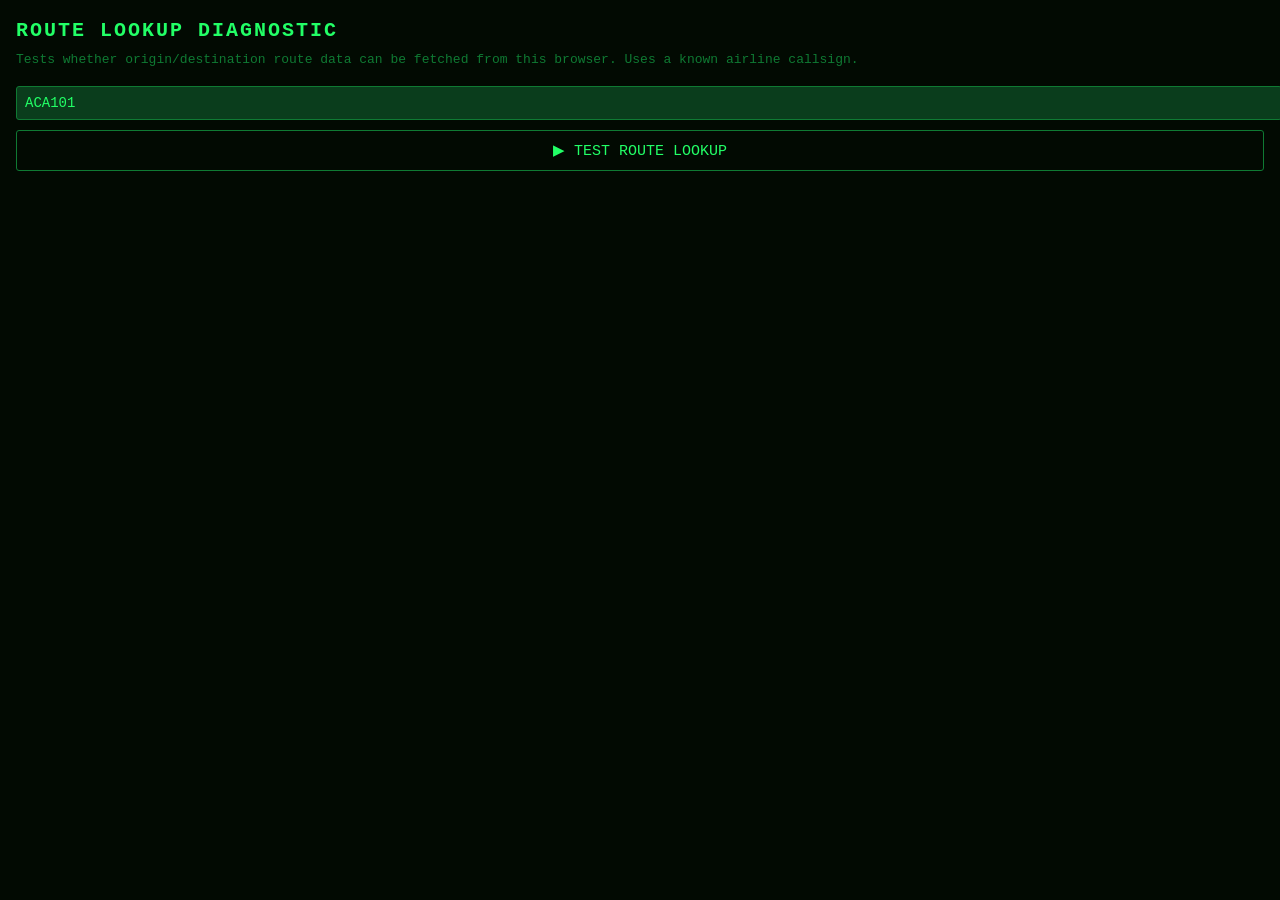
<file: radar/route-diagnostic.html>
<!DOCTYPE html>
<html lang="en">
<head>
<meta charset="UTF-8">
<meta name="viewport" content="width=device-width, initial-scale=1.0">
<title>CRT-RADAR — Route Lookup Diagnostic</title>
<style>
  body{background:#020a02;color:#22ff66;font-family:'Courier New',monospace;
       margin:0;padding:16px;line-height:1.5;font-size:15px;}
  h1{font-size:20px;letter-spacing:2px;margin:0 0 4px;}
  .sub{color:#0f7a33;font-size:13px;margin-bottom:16px;}
  button{background:transparent;color:#22ff66;border:1px solid #0f7a33;
         padding:10px 16px;font-family:inherit;font-size:15px;border-radius:3px;
         margin-bottom:16px;width:100%;}
  button:active{background:#0a3d1c;}
  .row{border:1px solid #0a3d1c;border-radius:3px;padding:10px 12px;margin-bottom:10px;}
  .name{font-weight:bold;word-break:break-all;}
  .res{margin-top:4px;font-size:13px;}
  .ok{color:#22ff66;} .fail{color:#ffb000;} .pending{color:#0f7a33;}
  .url{color:#0f7a33;font-size:11px;word-break:break-all;margin-top:3px;}
  pre{color:#c8ffd8;font-size:11px;white-space:pre-wrap;word-break:break-all;margin:6px 0 0;}
  .summary{margin-top:16px;padding:12px;border:1px solid #22ff66;border-radius:3px;
           background:#0a3d1c33;white-space:pre-wrap;font-size:14px;}
  input{background:#0a3d1c;color:#22ff66;border:1px solid #0f7a33;border-radius:3px;
        padding:8px;font-family:inherit;font-size:14px;width:100%;margin-bottom:10px;}
</style>
</head>
<body>
<h1>ROUTE LOOKUP DIAGNOSTIC</h1>
<div class="sub">Tests whether origin/destination route data can be fetched from this browser. Uses a known airline callsign.</div>
<input id="cs" value="ACA101" placeholder="callsign e.g. ACA101, WJA1200, AAL100">
<button id="run">▶ TEST ROUTE LOOKUP</button>
<div id="results"></div>
<div class="summary" id="summary" style="display:none"></div>

<script>
// adsb.lol route endpoint: POST /api/0/routeset
// body: { planes: [ { callsign, lat, lng } ] }
// returns: [ { callsign, airport_codes, _airports:[{iata,icao,name,location,...}], ... } ]
const LAT=44.03, LON=-79.31;

function mkTests(cs){
  const body = JSON.stringify({ planes:[{ callsign:cs.trim().toUpperCase(), lat:LAT, lng:LON }] });
  return [
    { name:'1. adsb.lol /api/0/routeset (direct POST)',
      url:'https://api.adsb.lol/api/0/routeset', opts:{method:'POST',headers:{'Content-Type':'application/json'},body} },
    { name:'2. adsb.lol /api/0/routeset via allorigins',
      url:'https://api.allorigins.win/raw?url='+encodeURIComponent('https://api.adsb.lol/api/0/routeset'),
      opts:{method:'POST',headers:{'Content-Type':'application/json'},body} },
  ];
}

const resultsEl=document.getElementById('results');
const summaryEl=document.getElementById('summary');

function row(t,i){
  const d=document.createElement('div');
  d.className='row';
  d.innerHTML=`<div class="name">${t.name}</div><div class="res pending" id="r${i}">… testing</div><div class="url">${t.url}</div><pre id="p${i}"></pre>`;
  resultsEl.appendChild(d);
  return {res:d.querySelector('.res'), pre:d.querySelector('pre')};
}

async function test(t,el){
  const start=performance.now();
  try{
    const ctrl=new AbortController();
    const to=setTimeout(()=>ctrl.abort(),9000);
    const res=await fetch(t.url,{...t.opts,cache:'no-store',signal:ctrl.signal});
    clearTimeout(to);
    const ms=Math.round(performance.now()-start);
    if(!res.ok){ el.res.className='res fail'; el.res.textContent=`✗ HTTP ${res.status} (${ms}ms)`; return {ok:false}; }
    const text=await res.text();
    let data; try{ data=JSON.parse(text); }catch{ el.res.className='res fail'; el.res.textContent=`✗ not JSON (${ms}ms)`; el.pre.textContent=text.slice(0,200); return {ok:false}; }
    const arr=Array.isArray(data)?data:(data.planes||data);
    const first=Array.isArray(arr)?arr[0]:arr;
    const codes=first&&(first.airport_codes||first.route);
    const airports=first&&(first._airports||first.airports);
    if(codes||airports){
      el.res.className='res ok';
      el.res.textContent=`✓ OK — route data present (${ms}ms)`;
      el.pre.textContent='codes: '+JSON.stringify(codes)+'\nairports: '+JSON.stringify(airports).slice(0,300);
      return {ok:true, name:t.name};
    }
    el.res.className='res fail'; el.res.textContent=`✗ responded but no route fields (${ms}ms)`;
    el.pre.textContent=JSON.stringify(data).slice(0,300);
    return {ok:false};
  }catch(e){
    const ms=Math.round(performance.now()-start);
    const why=/abort/i.test(e.message)?'TIMEOUT':(e.message||'blocked (CORS/network)');
    el.res.className='res fail'; el.res.textContent=`✗ ${why} (${ms}ms)`;
    return {ok:false};
  }
}

document.getElementById('run').addEventListener('click', async()=>{
  resultsEl.innerHTML=''; summaryEl.style.display='none';
  const tests=mkTests(document.getElementById('cs').value||'ACA101');
  const els=tests.map((t,i)=>row(t,i));
  const out=[];
  for(let i=0;i<tests.length;i++){ out.push(await test(tests[i],els[i])); }
  const win=out.filter(r=>r.ok);
  summaryEl.style.display='block';
  summaryEl.textContent = win.length
    ? `RESULT: route lookup works via "${win[0].name}".\n\nTell the assistant which number worked and it will wire route info into the radar's contact cards.`
    : `RESULT: route lookup failed from this browser.\n\nThe radar still works fully without it — origin/destination just won't show. Possible causes: the endpoint is down, blocked by a content blocker, or needs a different method. Try a different callsign (one currently flying), or retest on cellular.`;
});
</script>
</body>
</html>
</file>
<file: styles.css>
/* ============================================================
   Elektrek Inc. — stylesheet
   Rugged industrial look: dark steel, hazard-amber accent,
   condensed display type. Mobile-first, no dependencies.
   ============================================================ */

:root{
  --steel-900:#0e1113;
  --steel-800:#161a1d;
  --steel-700:#1f2529;
  --steel-600:#2b3338;
  --line:#39434a;
  --fog:#c7ced3;
  --fog-dim:#8a949b;
  --paper:#f3f5f6;
  --amber:#ffb000;      /* hazard amber — the signature accent */
  --amber-deep:#e08a00;
  --max:1180px;
  --pad:clamp(20px,5vw,64px);
  --font-display:"Oswald",system-ui,sans-serif;
  --font-body:"Archivo",system-ui,sans-serif;
}

*{box-sizing:border-box;margin:0;padding:0}
html{scroll-behavior:smooth}
body{
  background:var(--steel-900);
  color:var(--fog);
  font-family:var(--font-body);
  line-height:1.6;
  -webkit-font-smoothing:antialiased;
}
img{max-width:100%;display:block}
a{color:inherit}

/* ---------- header ---------- */
.site-header{
  position:sticky;top:0;z-index:50;
  display:flex;align-items:center;justify-content:space-between;
  gap:16px;
  padding:14px var(--pad);
  background:rgba(14,17,19,.86);
  backdrop-filter:blur(8px);
  border-bottom:1px solid var(--line);
}
.brand-logo{height:52px;width:auto;display:block}
.site-nav{display:flex;align-items:center;gap:clamp(12px,2.4vw,30px)}
.site-nav a{
  font-family:var(--font-display);
  text-transform:uppercase;
  letter-spacing:.08em;
  font-size:.84rem;font-weight:600;
  color:var(--fog-dim);
  text-decoration:none;
  transition:color .15s;
}
.site-nav a:hover{color:var(--paper)}
.nav-marine{
  display:inline-flex;align-items:center;gap:7px;
}
.nav-marine .nav-boat{
  flex:0 0 auto;color:var(--accent-marine, #37c2ff);
  transition:transform .18s ease;
}
.nav-marine:hover .nav-boat{transform:translateY(-1px) rotate(-4deg)}
.nav-radar{
  display:inline-flex;align-items:center;gap:7px;
}
.nav-radar .nav-scope{
  flex:0 0 auto;color:var(--accent-radar, #39ff8b);
  filter:drop-shadow(0 0 3px rgba(57,255,139,.55));
  transition:transform .4s ease;
}
.nav-radar:hover .nav-scope{transform:rotate(90deg)}
.nav-turkey{
  display:inline-flex;align-items:center;gap:7px;
}
.nav-turkey .nav-gobble{
  flex:0 0 auto;color:var(--accent-turkey, #d98a3d);
  transition:transform .2s ease;transform-origin:center bottom;
}
.nav-turkey:hover .nav-gobble{transform:scale(1.12) rotate(-3deg)}
.nav-dino{
  display:inline-flex;align-items:center;gap:7px;
}
.nav-dino .nav-rex{
  flex:0 0 auto;color:var(--accent-dino, #6cc24a);
  transition:transform .2s ease;transform-origin:center bottom;
}
.nav-dino:hover .nav-rex{transform:translateY(-2px)}
.nav-cta{
  color:var(--steel-900)!important;
  background:var(--amber);
  padding:8px 16px;
  border-radius:2px;
}
.nav-cta:hover{background:var(--amber-deep)}

/* ---------- hero ---------- */
.hero{
  position:relative;
  padding:clamp(70px,13vw,150px) var(--pad) clamp(60px,9vw,100px);
  overflow:hidden;
  isolation:isolate;
}
.hero-bg{
  position:absolute;inset:0;z-index:-2;
  background:url("images/hero-forest.jpg") center 35%/cover no-repeat;
}
/* dark gradient so the headline stays legible over the forest */
.hero::before{
  content:"";position:absolute;inset:0;z-index:-1;
  background:
    linear-gradient(90deg,rgba(14,17,19,.94) 0%,rgba(14,17,19,.78) 45%,rgba(14,17,19,.35) 100%),
    linear-gradient(0deg,var(--steel-900) 2%,transparent 38%);
  pointer-events:none;
}
.hero > *{max-width:var(--max);margin-left:auto;margin-right:auto}
.hero-grid{position:relative;z-index:1;max-width:760px}
.eyebrow{
  font-family:var(--font-display);
  text-transform:uppercase;letter-spacing:.32em;
  color:var(--amber);font-weight:600;font-size:.82rem;
  margin-bottom:18px;
}
.hero-title{
  font-family:var(--font-display);
  font-weight:700;
  text-transform:uppercase;
  font-size:clamp(3.2rem,11vw,7.2rem);
  line-height:.92;
  letter-spacing:-.01em;
  color:var(--paper);
}
.hero-title span{color:var(--amber)}
.hero-sub{
  margin:26px 0 34px;
  font-size:clamp(1.05rem,2.2vw,1.3rem);
  color:var(--fog);max-width:46ch;
}
.hero-actions{display:flex;flex-wrap:wrap;gap:14px}
.hero-rule{
  position:relative;z-index:1;
  height:3px;margin-top:clamp(40px,7vw,80px);
  background:linear-gradient(90deg,var(--amber),transparent 60%);
}

/* ---------- buttons ---------- */
.btn{
  display:inline-block;
  font-family:var(--font-display);
  text-transform:uppercase;letter-spacing:.08em;
  font-weight:600;font-size:.92rem;
  padding:14px 28px;border-radius:2px;
  text-decoration:none;cursor:pointer;border:1px solid transparent;
  transition:transform .12s,background .15s,color .15s;
}
.btn:active{transform:translateY(1px)}
.btn-primary{background:var(--amber);color:var(--steel-900)}
.btn-primary:hover{background:var(--amber-deep)}
.btn-ghost{border-color:var(--line);color:var(--paper)}
.btn-ghost:hover{border-color:var(--amber);color:var(--amber)}

/* ---------- philosophy ---------- */
.philosophy{border-top:1px solid var(--line);background:var(--steel-800)}
.phil-inner{max-width:var(--max);margin:0 auto;padding:clamp(54px,8vw,96px) var(--pad)}
.phil-lede{
  font-size:clamp(1.25rem,3vw,1.9rem);
  line-height:1.45;color:var(--paper);
  max-width:60ch;font-weight:400;
}
.spec-grid{
  list-style:none;
  margin:44px 0 38px;
  display:grid;gap:1px;
  grid-template-columns:repeat(auto-fit,minmax(260px,1fr));
  background:var(--line);
  border:1px solid var(--line);
}
.spec-grid li{
  background:var(--steel-700);
  padding:18px 20px;
  font-size:.98rem;color:var(--fog);
  display:flex;align-items:flex-start;gap:12px;
}
.spec-grid li::before{
  content:"";flex:0 0 auto;
  width:8px;height:8px;margin-top:8px;
  background:var(--amber);transform:rotate(45deg);
}
.phil-note{font-family:var(--font-display);text-transform:uppercase;letter-spacing:.1em;color:var(--fog-dim);font-size:1.05rem}
.phil-note span{color:var(--amber)}
.text-link{
  display:inline-block;margin-top:18px;
  font-family:var(--font-display);text-transform:uppercase;letter-spacing:.1em;
  color:var(--amber);text-decoration:none;font-weight:600;
  border-bottom:1px solid transparent;
}
.text-link:hover{border-color:var(--amber)}

/* ---------- product sections ---------- */
.product{max-width:var(--max);margin:0 auto;padding:clamp(54px,8vw,96px) var(--pad)}
.product-alt{background:var(--steel-800);max-width:none}
.product-alt > *{max-width:var(--max);margin-left:auto;margin-right:auto}
.product-head{margin-bottom:34px}
.product-index{
  font-family:var(--font-display);font-weight:700;
  font-size:1rem;color:var(--amber);letter-spacing:.2em;
}
.product-head h2{
  font-family:var(--font-display);font-weight:700;text-transform:uppercase;
  font-size:clamp(2.4rem,6vw,4.2rem);line-height:1;color:var(--paper);
  margin:6px 0 10px;
}
.product-tag{color:var(--fog-dim);font-size:1.1rem}

/* gallery */
.gallery{display:grid;gap:14px;grid-template-columns:1fr;margin-bottom:36px}
.g-main{
  background:var(--steel-700);border:1px solid var(--line);
  aspect-ratio:4/3;overflow:hidden;
}
.g-main img{width:100%;height:100%;object-fit:cover}
.g-thumbs{
  display:grid;gap:8px;
  grid-template-columns:repeat(auto-fill,minmax(82px,1fr));
}
.g-thumb{
  padding:0;border:1px solid var(--line);background:var(--steel-700);
  aspect-ratio:1;overflow:hidden;cursor:pointer;
  transition:border-color .15s,opacity .15s;opacity:.7;
}
.g-thumb img{width:100%;height:100%;object-fit:cover}
.g-thumb:hover{opacity:1}
.g-thumb.is-active{border-color:var(--amber);opacity:1}

/* specs */
.specs-config{
  font-family:var(--font-display);text-transform:uppercase;letter-spacing:.12em;
  color:var(--amber);font-weight:600;margin-bottom:18px;font-size:1.05rem;
}
.spec-list{list-style:none;display:grid;gap:10px}
.spec-list li{
  padding-left:26px;position:relative;color:var(--fog);font-size:1.02rem;
}
.spec-list li::before{
  content:"";position:absolute;left:0;top:.62em;
  width:12px;height:2px;background:var(--amber);
}

/* ---------- subscribe ---------- */
.subscribe{border-top:1px solid var(--line);background:var(--steel-900)}
.sub-inner{max-width:760px;margin:0 auto;padding:clamp(54px,8vw,96px) var(--pad);text-align:center}
.subscribe h2{
  font-family:var(--font-display);font-weight:700;text-transform:uppercase;
  font-size:clamp(2rem,5vw,3rem);color:var(--paper);
}
.sub-copy{margin:16px auto 30px;max-width:48ch;color:var(--fog)}
.sub-copy a{color:var(--amber)}
.sub-form{display:flex;gap:10px;flex-wrap:wrap;justify-content:center}
.sub-form input[type=email]{
  flex:1 1 280px;min-width:0;
  background:var(--steel-700);border:1px solid var(--line);
  color:var(--paper);padding:14px 16px;border-radius:2px;font-size:1rem;
}
.sub-form input[type=email]:focus{outline:2px solid var(--amber);outline-offset:1px;border-color:var(--amber)}
.sub-form input::placeholder{color:var(--fog-dim)}
.sub-fineprint{margin-top:16px;color:var(--fog-dim);font-size:.86rem}

/* ---------- footer ---------- */
.site-footer{
  border-top:1px solid var(--line);
  padding:30px var(--pad);text-align:center;
  color:var(--fog-dim);font-size:.9rem;background:var(--steel-800);
}
.footer-contact{margin-top:6px}
.footer-contact a{color:var(--fog);text-decoration:none}
.footer-contact a:hover{color:var(--amber)}

/* ---------- responsive ---------- */
@media(min-width:760px){
  .gallery{grid-template-columns:1fr;}
}
@media(max-width:560px){
  .site-nav a:not(.nav-cta):not(.nav-marine):not(.nav-radar):not(.nav-turkey):not(.nav-dino){display:none}
  .nav-marine span,.nav-radar span,.nav-turkey span,.nav-dino span{display:none}
}

/* ---------- a11y / motion ---------- */
:focus-visible{outline:2px solid var(--amber);outline-offset:2px}
@media(prefers-reduced-motion:reduce){
  html{scroll-behavior:auto}
  *{transition:none!important}
}
</file>
<file: radar/css/style.css>
:root{
  --phos:#22ff66;
  --phos-dim:#0f7a33;
  --phos-faint:#0a3d1c;
  --amber:#ffb000;
  --bg:#020a02;
  --grid:rgba(34,255,102,0.16);
}
*{box-sizing:border-box;-webkit-tap-highlight-color:transparent;}
html,body{margin:0;height:100%;background:var(--bg);overflow:hidden;}
body{
  font-family:'Share Tech Mono',monospace;
  color:var(--phos);
  display:flex;flex-direction:column;
  height:100dvh;
  padding:env(safe-area-inset-top) env(safe-area-inset-right) env(safe-area-inset-bottom) env(safe-area-inset-left);
  user-select:none;-webkit-user-select:none;
}

/* ---- screen flicker + scanlines overlay ---- */
.crt-overlay{
  pointer-events:none;position:fixed;inset:0;z-index:50;
  background:repeating-linear-gradient(0deg,rgba(0,0,0,0.18) 0px,rgba(0,0,0,0.18) 1px,transparent 1px,transparent 3px);
  mix-blend-mode:multiply;
  animation:flicker 6s infinite steps(60);
}
.crt-vignette{
  pointer-events:none;position:fixed;inset:0;z-index:49;
  background:radial-gradient(ellipse at center,transparent 55%,rgba(0,0,0,0.65) 100%);
}
@keyframes flicker{
  0%,19%,21%,23%,80%,100%{opacity:1;}
  20%,22%{opacity:0.88;}
}
@media (prefers-reduced-motion:reduce){
  .crt-overlay{animation:none;}
}

/* ---- header ---- */
header{
  display:flex;justify-content:space-between;align-items:center;
  padding:10px 14px 6px;font-family:'VT323',monospace;
  text-shadow:0 0 6px var(--phos);
  border-bottom:1px solid var(--phos-faint);
  flex:0 0 auto;
}
header .title{font-size:26px;letter-spacing:2px;line-height:1;}
header .sub{font-size:13px;color:var(--phos-dim);letter-spacing:1px;}
header .clock{font-size:22px;text-align:right;line-height:1.1;}
header .clock small{display:block;font-size:12px;color:var(--phos-dim);}

/* ---- radar stage ---- */
.stage{flex:1 1 auto;position:relative;display:flex;align-items:center;justify-content:center;min-height:0;}
#scope{
  width:min(92vw,92vh,560px);height:min(92vw,92vh,560px);
  display:block;cursor:crosshair;
  filter:drop-shadow(0 0 14px rgba(34,255,102,0.35));
}

/* ---- footer / controls ---- */
footer{
  flex:0 0 auto;padding:8px 14px calc(8px + env(safe-area-inset-bottom));
  border-top:1px solid var(--phos-faint);
}
.readout{
  display:flex;justify-content:space-between;gap:10px;
  font-size:12px;color:var(--phos-dim);margin-bottom:8px;
  text-shadow:0 0 4px var(--phos-faint);
}
.readout b{color:var(--phos);font-weight:normal;}
.ctrl-row{display:flex;align-items:center;gap:12px;}
.ctrl-row label{font-family:'VT323',monospace;font-size:18px;white-space:nowrap;text-shadow:0 0 5px var(--phos);}
input[type=range]{
  -webkit-appearance:none;appearance:none;flex:1;height:4px;
  background:var(--phos-faint);border-radius:2px;outline:none;
}
input[type=range]::-webkit-slider-thumb{
  -webkit-appearance:none;width:22px;height:22px;border-radius:50%;
  background:var(--phos);box-shadow:0 0 10px var(--phos);cursor:pointer;border:2px solid #020a02;
}
input[type=range]::-moz-range-thumb{
  width:22px;height:22px;border-radius:50%;background:var(--phos);
  box-shadow:0 0 10px var(--phos);cursor:pointer;border:2px solid #020a02;
}
input[type=range]:focus-visible{outline:2px solid var(--phos);outline-offset:4px;}
.range-val{font-family:'VT323',monospace;font-size:20px;width:78px;text-align:right;text-shadow:0 0 6px var(--phos);}

/* ---- altitude legend (palette stays green: dim -> bright -> pale) ---- */
.legend{
  display:flex;align-items:center;gap:8px;margin-top:8px;
  font-family:'VT323',monospace;font-size:14px;color:var(--phos-dim);
}
.legend-label{letter-spacing:1px;text-shadow:0 0 5px var(--phos);color:var(--phos);}
.legend-bar{
  flex:1;height:7px;border-radius:3px;border:1px solid var(--phos-faint);
  background:linear-gradient(90deg,#0f7a33 0%,#22ff66 55%,#c8ffd8 100%);
  box-shadow:0 0 8px rgba(34,255,102,0.25);
}
.legend-lo,.legend-hi{font-size:12px;}

.btns{display:flex;gap:8px;margin-top:8px;}
button{
  flex:1;font-family:'VT323',monospace;font-size:17px;letter-spacing:1px;
  background:transparent;color:var(--phos);border:1px solid var(--phos-dim);
  padding:8px;border-radius:3px;text-shadow:0 0 5px var(--phos);cursor:pointer;
  transition:background .15s,box-shadow .15s;
}
button:active{background:var(--phos-faint);box-shadow:0 0 12px var(--phos-faint) inset;}
button.on{background:var(--phos-faint);box-shadow:0 0 10px var(--phos-faint) inset;color:var(--phos);}
button:disabled{opacity:.35;}
button:focus-visible{outline:2px solid var(--phos);outline-offset:2px;}

/* ---- boot / status ---- */
.status{
  position:fixed;left:50%;bottom:calc(150px + env(safe-area-inset-bottom));transform:translateX(-50%);
  z-index:60;font-family:'VT323',monospace;font-size:18px;color:var(--amber);
  text-shadow:0 0 8px var(--amber);text-align:center;pointer-events:none;
  background:rgba(2,10,2,.7);padding:4px 12px;border:1px solid rgba(255,176,0,.4);border-radius:3px;
  max-width:80vw;
}
.status.hide{display:none;}
.status.tap{pointer-events:auto;cursor:pointer;}

/* ---- contact detail card ---- */
.contact-card{
  position:fixed;z-index:65;left:50%;top:calc(64px + env(safe-area-inset-top));
  transform:translateX(-50%);
  width:min(86vw,320px);
  background:rgba(2,14,5,0.94);
  border:1px solid var(--phos-dim);
  box-shadow:0 0 18px rgba(34,255,102,0.25),0 0 40px rgba(0,0,0,0.6);
  border-radius:4px;padding:12px 14px 14px;
  backdrop-filter:blur(2px);
}
.contact-card.hide{display:none;}
.card-close{
  position:absolute;top:6px;right:6px;width:30px;height:30px;flex:none;
  font-size:16px;border:1px solid var(--phos-faint);color:var(--phos-dim);
  background:transparent;border-radius:3px;line-height:1;padding:0;
}
.card-call{
  font-family:'VT323',monospace;font-size:30px;letter-spacing:2px;line-height:1;
  text-shadow:0 0 8px var(--phos);margin-bottom:10px;padding-right:32px;
}
.card-sub{
  font-size:13px;color:var(--phos);margin:-6px 0 12px;letter-spacing:0.5px;
  text-shadow:0 0 5px var(--phos-faint);min-height:0;
}
.card-sub:empty{display:none;}

/* ---- route line: ORIGIN → DESTINATION ---- */
.card-route{
  display:flex;align-items:center;gap:8px;margin:0 0 12px;
  padding:8px 10px;border:1px solid var(--phos-faint);border-radius:3px;
  background:rgba(34,255,102,0.05);font-size:13px;
}
.card-route.hide{display:none;}
.card-route .ap{display:flex;flex-direction:column;min-width:0;flex:1;}
.card-route .ap.dest{text-align:right;align-items:flex-end;}
.card-route .code{font-family:'VT323',monospace;font-size:24px;line-height:1;letter-spacing:1px;text-shadow:0 0 6px var(--phos);}
.card-route .city{font-size:11px;color:var(--phos-dim);margin-top:2px;overflow:hidden;text-overflow:ellipsis;white-space:nowrap;max-width:100%;}
.card-route .arrow{color:var(--phos);font-size:18px;flex:none;text-shadow:0 0 6px var(--phos);}
.card-route .pending{color:var(--phos-dim);font-size:12px;letter-spacing:1px;width:100%;text-align:center;}
.card-grid{
  display:grid;grid-template-columns:auto 1fr;gap:5px 12px;
  font-size:13px;align-items:baseline;
}
.card-grid .k{color:var(--phos-dim);font-size:11px;letter-spacing:1px;text-shadow:0 0 4px var(--phos-faint);}
.card-grid .v{color:var(--phos);text-align:right;font-family:'Share Tech Mono',monospace;text-shadow:0 0 5px var(--phos-faint);}

/* ---- contacts list panel ---- */
.contact-list{
  position:fixed;z-index:70;inset:0;
  top:env(safe-area-inset-top);
  background:rgba(2,10,3,0.97);
  display:flex;flex-direction:column;
  backdrop-filter:blur(3px);
}
.contact-list.hide{display:none;}
.list-head{
  flex:0 0 auto;display:flex;justify-content:space-between;align-items:center;
  padding:12px 14px;border-bottom:1px solid var(--phos-dim);
  font-family:'VT323',monospace;font-size:24px;letter-spacing:2px;
  text-shadow:0 0 8px var(--phos);
}
.list-tools{display:flex;gap:8px;align-items:center;}
.list-sort{
  font-family:'VT323',monospace;font-size:15px;letter-spacing:1px;
  background:transparent;color:var(--phos);border:1px solid var(--phos-dim);
  padding:5px 9px;border-radius:3px;flex:none;width:auto;
}
.list-close{
  width:34px;height:34px;flex:none;font-size:17px;padding:0;line-height:1;
  background:transparent;color:var(--phos-dim);border:1px solid var(--phos-faint);border-radius:3px;
}
.list-body{flex:1 1 auto;overflow-y:auto;padding:8px 10px calc(14px + env(safe-area-inset-bottom));-webkit-overflow-scrolling:touch;}
.list-empty{color:var(--phos-dim);text-align:center;padding:40px 20px;font-size:15px;}

.lrow{
  border:1px solid var(--phos-faint);border-radius:4px;padding:9px 11px;margin-bottom:8px;
  cursor:pointer;transition:background .12s,box-shadow .12s;
}
.lrow:active{background:var(--phos-faint);box-shadow:0 0 12px var(--phos-faint) inset;}
.lrow.sel{border-color:var(--phos);box-shadow:0 0 10px rgba(34,255,102,0.3);}
.lrow-top{display:flex;justify-content:space-between;align-items:baseline;gap:8px;}
.lrow-call{font-family:'VT323',monospace;font-size:23px;letter-spacing:1px;text-shadow:0 0 6px var(--phos);line-height:1;}
.lrow-type{font-size:11px;color:var(--phos-dim);letter-spacing:1px;}
.lrow-alt{font-family:'Share Tech Mono',monospace;font-size:15px;white-space:nowrap;}
.lrow-meta{
  display:flex;flex-wrap:wrap;gap:4px 14px;margin-top:5px;
  font-size:12px;color:var(--phos-dim);
}
.lrow-meta span b{color:var(--phos);font-weight:normal;}
.lrow-bar{
  height:3px;border-radius:2px;margin-top:7px;
  background:linear-gradient(90deg,#0f7a33,#22ff66,#c8ffd8);
}
.lrow.emerg{border-color:var(--amber);box-shadow:0 0 10px rgba(255,176,0,0.3);}
.lrow.emerg .lrow-call{color:var(--amber);text-shadow:0 0 8px var(--amber);}
.badge{
  display:inline-block;font-size:10px;letter-spacing:1px;padding:1px 5px;border-radius:2px;
  border:1px solid var(--phos-dim);color:var(--phos);margin-left:6px;vertical-align:middle;
}
.badge.amber{border-color:var(--amber);color:var(--amber);}
</file>
